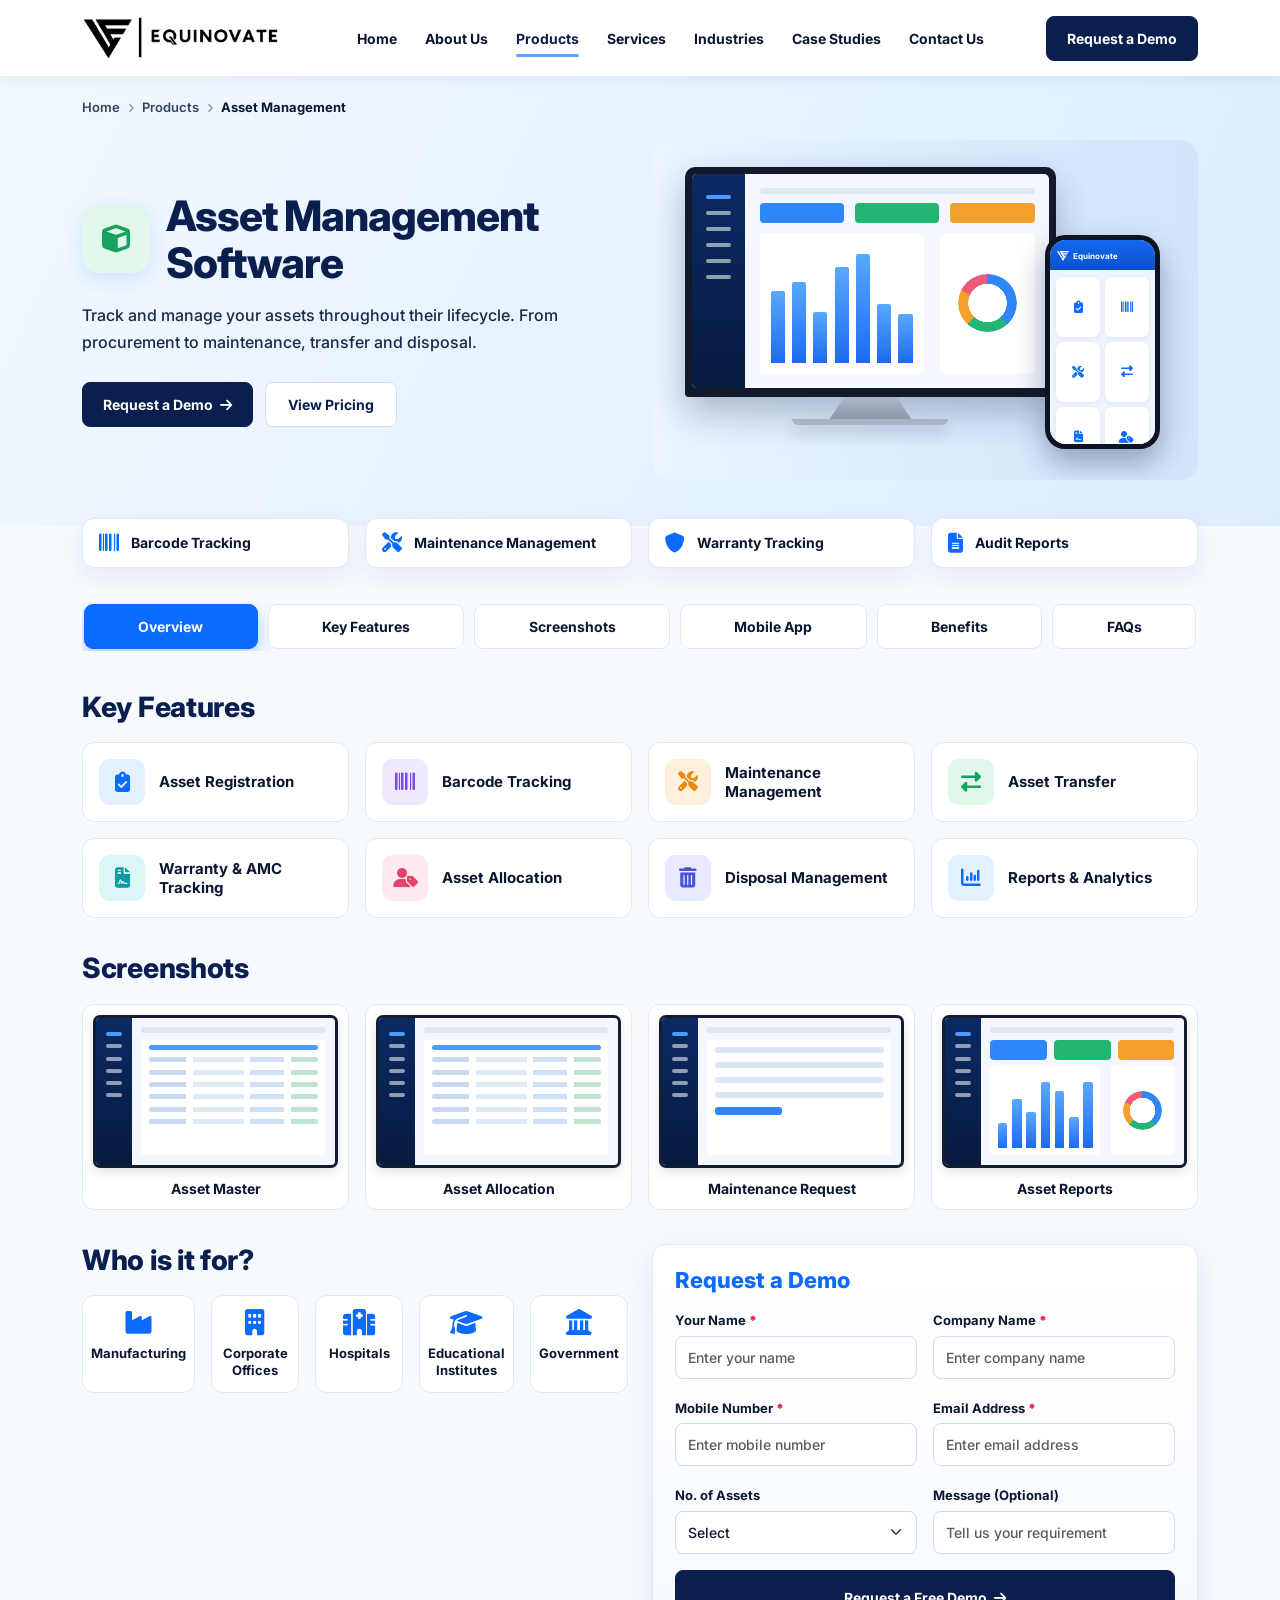
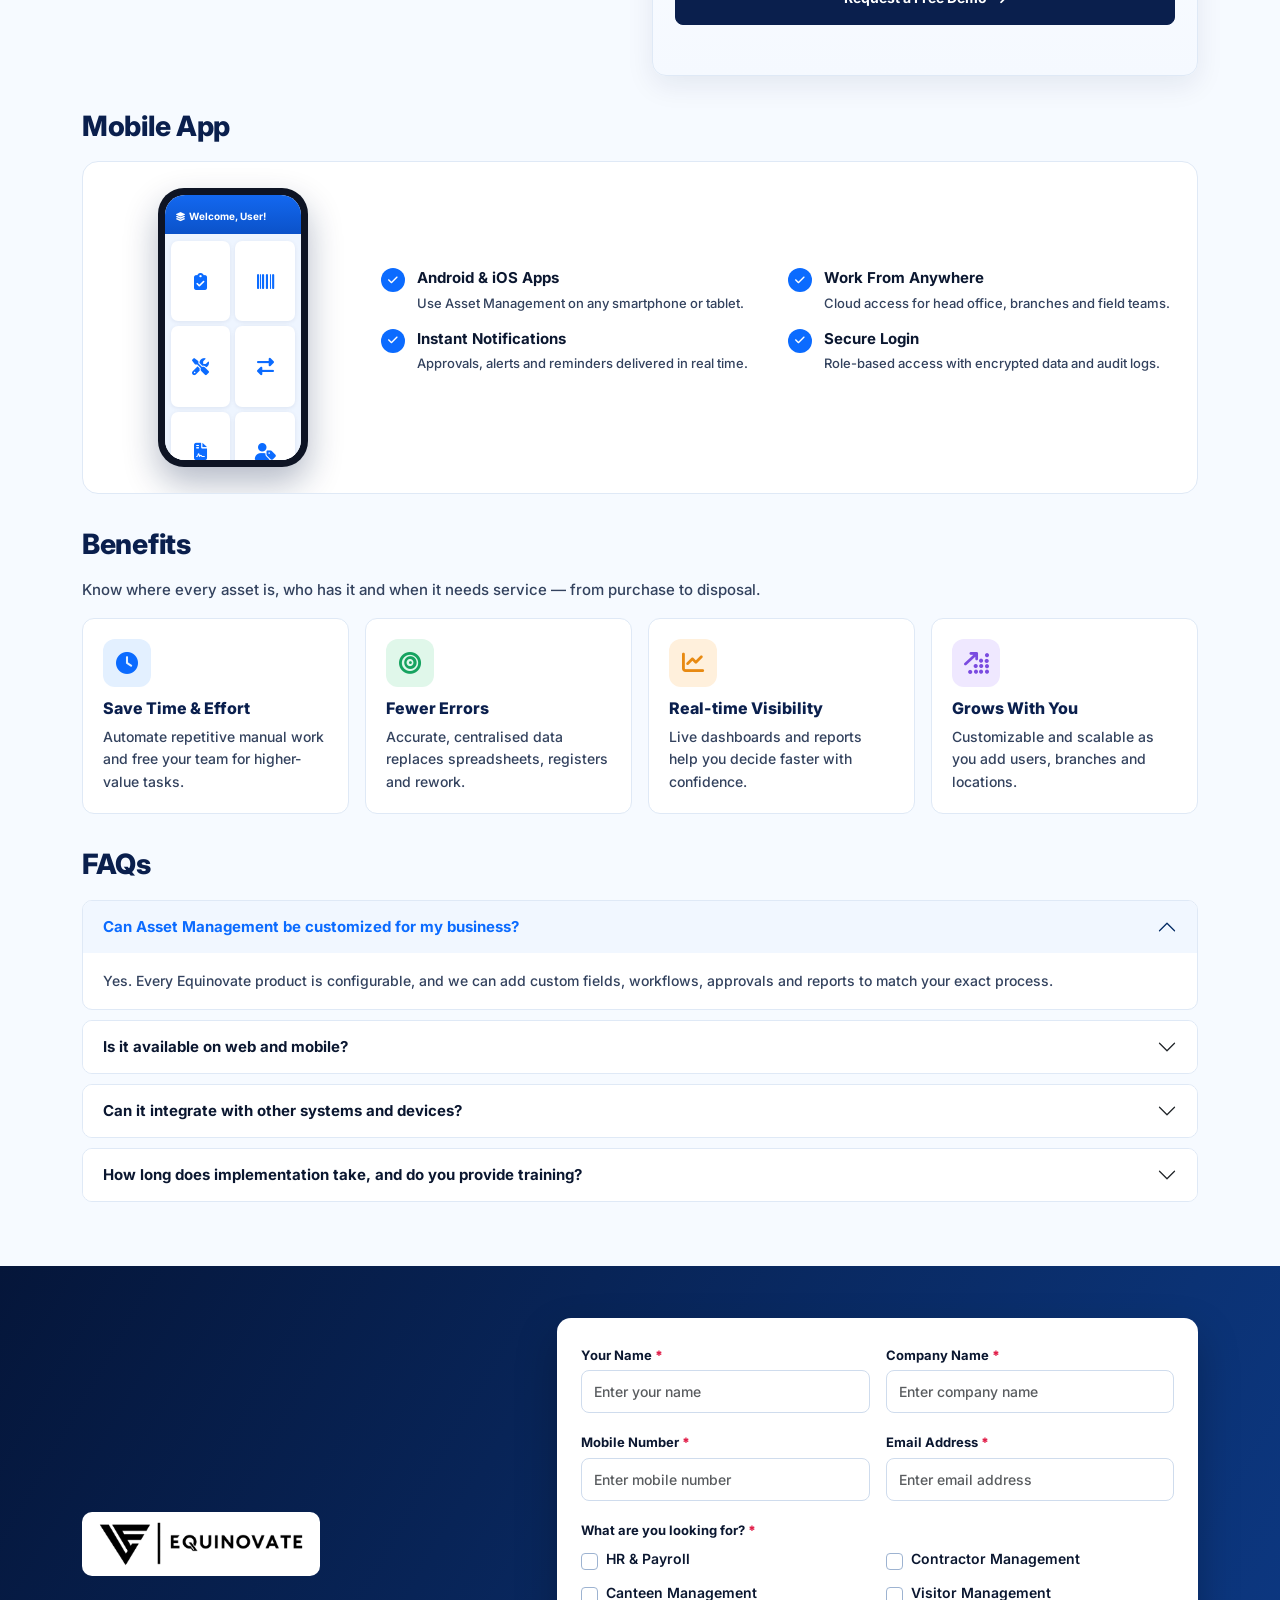
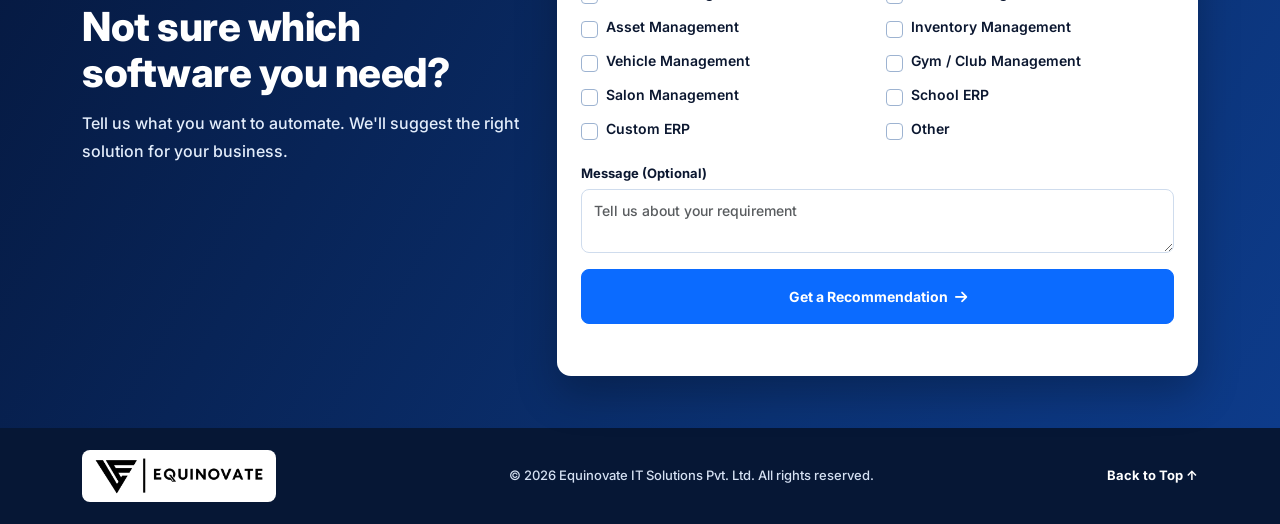
<file: products/asset-management.html>
<!DOCTYPE html>
<html lang="en">
<head>
    <meta charset="UTF-8">
    <meta name="viewport" content="width=device-width, initial-scale=1.0">
    <title>Asset Management Software | Equinovate IT Solutions Pvt. Ltd.</title>
    <meta name="description" content="Track and manage your assets throughout their lifecycle. From procurement to maintenance, transfer and disposal.">
    <link rel="icon" type="image/png" href="../images/favicon.png">
    <link rel="preconnect" href="https://fonts.googleapis.com">
    <link href="https://fonts.googleapis.com/css2?family=Inter:wght@400;500;600;700;800&display=swap" rel="stylesheet">
    <link href="https://cdn.jsdelivr.net/npm/bootstrap@5.3.3/dist/css/bootstrap.min.css" rel="stylesheet">
    <link rel="stylesheet" href="https://cdnjs.cloudflare.com/ajax/libs/font-awesome/6.5.2/css/all.min.css">
    <link rel="stylesheet" href="../css/product.css">
</head>
<body>
<nav class="navbar navbar-expand-lg pnav sticky-top">
    <div class="container">
        <a class="navbar-brand p-0" href="../index.html#home">
            <img src="../images/logo.png" alt="Equinovate IT Solutions Pvt. Ltd." class="logo-img">
        </a>
        <button class="navbar-toggler" type="button" data-bs-toggle="collapse" data-bs-target="#navbarMenu" aria-label="Toggle menu">
            <span class="navbar-toggler-icon"></span>
        </button>
        <div class="collapse navbar-collapse" id="navbarMenu">
            <ul class="navbar-nav mx-auto">
                <li class="nav-item"><a class="nav-link" href="../index.html#home">Home</a></li>
                <li class="nav-item"><a class="nav-link" href="../index.html#about">About Us</a></li>
                <li class="nav-item"><a class="nav-link active" href="../index.html#products">Products</a></li>
                <li class="nav-item"><a class="nav-link" href="../index.html#services">Services</a></li>
                <li class="nav-item"><a class="nav-link" href="../index.html#industries">Industries</a></li>
                <li class="nav-item"><a class="nav-link" href="../index.html#cases">Case Studies</a></li>
                <li class="nav-item"><a class="nav-link" href="../contact.html">Contact Us</a></li>
            </ul>
            <a href="#demo" class="btn btn-navy">Request a Demo</a>
        </div>
    </div>
</nav>

<!-- HERO -->
<section class="p-hero">
    <div class="container">
        <div class="crumbs">
            <a href="../index.html#home">Home</a><i class="fa-solid fa-chevron-right"></i>
            <a href="../index.html#products">Products</a><i class="fa-solid fa-chevron-right"></i>
            <span class="cur">Asset Management</span>
        </div>
        <div class="row align-items-center g-4">
            <div class="col-lg-6">
                <div class="p-title p-title-h1"><div class="p-ico c-green"><i class="fa-solid fa-cube"></i></div><h1>Asset Management<br>Software</h1></div>
                <p class="lead-p">Track and manage your assets throughout their lifecycle. From procurement to maintenance, transfer and disposal.</p>
                <div class="hero-btns">
                    <a href="#demo" class="btn btn-navy">Request a Demo <i class="fa-solid fa-arrow-right ms-1"></i></a>
                    <a href="../index.html#contact" class="btn btn-ghost">View Pricing</a>
                </div>
            </div>
            <div class="col-lg-6">
                <div class="hero-visual" style="background-image:url('https://images.unsplash.com/photo-1581091226825-a6a2a5aee158?auto=format&fit=crop&w=1000&q=75')">
                    <div class="device-monitor">
                        <div class="monitor-bezel"><div class="mock"><div class="sb"><i></i><i></i><i></i><i></i><i></i><i></i></div><div class="mc"><div class="tb"></div><div class="kp"><b></b><b></b><b></b></div><div class="ch"><div class="bars"><i style="height:60%"></i><i style="height:68%"></i><i style="height:43%"></i><i style="height:80%"></i><i style="height:91%"></i><i style="height:49%"></i><i style="height:41%"></i></div><div class="donut"><i></i></div></div></div></div></div>
                        <div class="monitor-stand"></div><div class="monitor-base"></div>
                    </div>
                    <div class="device-phone"><div class="phone-screen">
                        <div class="phone-top"><img src="../images/logo-mark-white.png" alt="" class="pt-logo"> Equinovate</div>
                        <div class="phone-grid"><span><i class="fa-solid fa-clipboard-check"></i></span><span><i class="fa-solid fa-barcode"></i></span><span><i class="fa-solid fa-screwdriver-wrench"></i></span><span><i class="fa-solid fa-right-left"></i></span><span><i class="fa-solid fa-file-contract"></i></span><span><i class="fa-solid fa-user-tag"></i></span></div>
                    </div></div>
                </div>
            </div>
        </div>
    </div>
</section>

<!-- HIGHLIGHTS -->
<section class="chips-row">
    <div class="container">
        <div class="row g-3">
            <div class="col-6 col-lg-3"><div class="chip-box"><i class="fa-solid fa-barcode"></i><span>Barcode Tracking</span></div></div>
            <div class="col-6 col-lg-3"><div class="chip-box"><i class="fa-solid fa-screwdriver-wrench"></i><span>Maintenance Management</span></div></div>
            <div class="col-6 col-lg-3"><div class="chip-box"><i class="fa-solid fa-shield"></i><span>Warranty Tracking</span></div></div>
            <div class="col-6 col-lg-3"><div class="chip-box"><i class="fa-solid fa-file-lines"></i><span>Audit Reports</span></div></div>
        </div>
    </div>
</section>

<!-- TABS -->
<div class="ptabs-wrap">
    <div class="container">
        <nav class="ptabs" aria-label="Page sections">
            <a href="#overview" class="active">Overview</a>
            <a href="#features">Key Features</a>
            <a href="#screenshots">Screenshots</a>
            <a href="#mobile">Mobile App</a>
            <a href="#benefits">Benefits</a>
            <a href="#faqs">FAQs</a>
        </nav>
    </div>
</div>

<main>
<span id="overview"></span>

<!-- KEY FEATURES -->
<section class="psec" id="features">
    <div class="container">
        <h2>Key Features</h2>
        <div class="row g-3">
            <div class="col-12 col-sm-6 col-lg-3"><div class="feat"><div class="fi c-blue"><i class="fa-solid fa-clipboard-check"></i></div><b>Asset Registration</b></div></div>
            <div class="col-12 col-sm-6 col-lg-3"><div class="feat"><div class="fi c-purple"><i class="fa-solid fa-barcode"></i></div><b>Barcode Tracking</b></div></div>
            <div class="col-12 col-sm-6 col-lg-3"><div class="feat"><div class="fi c-orange"><i class="fa-solid fa-screwdriver-wrench"></i></div><b>Maintenance Management</b></div></div>
            <div class="col-12 col-sm-6 col-lg-3"><div class="feat"><div class="fi c-green"><i class="fa-solid fa-right-left"></i></div><b>Asset Transfer</b></div></div>
            <div class="col-12 col-sm-6 col-lg-3"><div class="feat"><div class="fi c-teal"><i class="fa-solid fa-file-contract"></i></div><b>Warranty & AMC Tracking</b></div></div>
            <div class="col-12 col-sm-6 col-lg-3"><div class="feat"><div class="fi c-pink"><i class="fa-solid fa-user-tag"></i></div><b>Asset Allocation</b></div></div>
            <div class="col-12 col-sm-6 col-lg-3"><div class="feat"><div class="fi c-indigo"><i class="fa-solid fa-trash-can"></i></div><b>Disposal Management</b></div></div>
            <div class="col-12 col-sm-6 col-lg-3"><div class="feat"><div class="fi c-blue"><i class="fa-solid fa-chart-column"></i></div><b>Reports & Analytics</b></div></div>
        </div>
    </div>
</section>

<!-- SCREENSHOTS -->
<section class="psec" id="screenshots">
    <div class="container">
        <h2>Screenshots</h2>
        <div class="row g-3">
            <div class="col-6 col-lg-3"><div class="shot"><div class="mock"><div class="sb"><i></i><i></i><i></i><i></i><i></i><i></i></div><div class="mc"><div class="tb"></div><div class="tbl"><i></i><i></i><i></i><i></i><i></i><i></i><i></i></div></div></div><span>Asset Master</span></div></div>
            <div class="col-6 col-lg-3"><div class="shot"><div class="mock"><div class="sb"><i></i><i></i><i></i><i></i><i></i><i></i></div><div class="mc"><div class="tb"></div><div class="tbl"><i></i><i></i><i></i><i></i><i></i><i></i><i></i></div></div></div><span>Asset Allocation</span></div></div>
            <div class="col-6 col-lg-3"><div class="shot"><div class="mock"><div class="sb"><i></i><i></i><i></i><i></i><i></i><i></i></div><div class="mc"><div class="tb"></div><div class="frm"><i></i><i></i><i></i><i></i><i></i></div></div></div><span>Maintenance Request</span></div></div>
            <div class="col-6 col-lg-3"><div class="shot"><div class="mock"><div class="sb"><i></i><i></i><i></i><i></i><i></i><i></i></div><div class="mc"><div class="tb"></div><div class="kp"><b></b><b></b><b></b></div><div class="ch"><div class="bars"><i style="height:34%"></i><i style="height:66%"></i><i style="height:48%"></i><i style="height:89%"></i><i style="height:77%"></i><i style="height:42%"></i><i style="height:88%"></i></div><div class="donut"><i></i></div></div></div></div><span>Asset Reports</span></div></div>
        </div>
    </div>
</section>

<!-- WHO + DEMO -->
<section class="psec" id="demo">
    <div class="container">
        <div class="row g-4">
            <div class="col-lg-6">
                <h2>Who is it for?</h2>
                <div class="row g-3">
                <div class="col-6 col-sm-4 col-xl"><div class="who-card"><i class="fa-solid fa-industry"></i><span>Manufacturing</span></div></div>
                <div class="col-6 col-sm-4 col-xl"><div class="who-card"><i class="fa-solid fa-building"></i><span>Corporate Offices</span></div></div>
                <div class="col-6 col-sm-4 col-xl"><div class="who-card"><i class="fa-solid fa-hospital"></i><span>Hospitals</span></div></div>
                <div class="col-6 col-sm-4 col-xl"><div class="who-card"><i class="fa-solid fa-graduation-cap"></i><span>Educational Institutes</span></div></div>
                <div class="col-6 col-sm-4 col-xl"><div class="who-card"><i class="fa-solid fa-landmark"></i><span>Government</span></div></div>
                </div>
            </div>
            <div class="col-lg-6">
                <div class="demo-card">
                    <h3>Request a Demo</h3>
                    <form id="demoForm" novalidate>
                        <div class="row g-3">
                            <div class="col-sm-6"><label for="dn">Your Name <b>*</b></label><input id="dn" type="text" class="form-control" required placeholder="Enter your name"></div>
                            <div class="col-sm-6"><label for="dc">Company Name <b>*</b></label><input id="dc" type="text" class="form-control" required placeholder="Enter company name"></div>
                            <div class="col-sm-6"><label for="dm">Mobile Number <b>*</b></label><input id="dm" type="tel" class="form-control" required placeholder="Enter mobile number"></div>
                            <div class="col-sm-6"><label for="de">Email Address <b>*</b></label><input id="de" type="email" class="form-control" required placeholder="Enter email address"></div>
                            <div class="col-sm-6"><label for="ds">No. of Assets</label><select id="ds" class="form-select"><option value="">Select</option><option>1 – 500</option><option>501 – 2000</option><option>2001 – 10000</option><option>10000+</option></select></div>
                            <div class="col-sm-6"><label for="dg">Message (Optional)</label><input id="dg" type="text" class="form-control" placeholder="Tell us your requirement"></div>
                            <div class="col-12">
                                <button type="submit" class="btn btn-navy w-100 py-3">Request a Free Demo <i class="fa-solid fa-arrow-right ms-1"></i></button>
                                <p class="form-msg" role="status"></p>
                            </div>
                        </div>
                    </form>
                </div>
            </div>
        </div>
    </div>
</section>

<!-- MOBILE APP -->
<section class="psec" id="mobile">
    <div class="container">
        <h2>Mobile App</h2>
        <div class="app-box">
            <div class="row align-items-center g-4">
                <div class="col-md-4 col-lg-3">
                    <div class="app-phone"><div class="phone-screen">
                        <div class="phone-top"><i class="fa-solid fa-layer-group"></i> Welcome, User!</div>
                        <div class="phone-grid"><span><i class="fa-solid fa-clipboard-check"></i></span><span><i class="fa-solid fa-barcode"></i></span><span><i class="fa-solid fa-screwdriver-wrench"></i></span><span><i class="fa-solid fa-right-left"></i></span><span><i class="fa-solid fa-file-contract"></i></span><span><i class="fa-solid fa-user-tag"></i></span></div>
                    </div></div>
                </div>
                <div class="col-md-8 col-lg-9">
                    <div class="row">
                        <div class="col-lg-6"><div class="tick"><i class="fa-solid fa-check"></i><div><b>Android &amp; iOS Apps</b><small>Use Asset Management on any smartphone or tablet.</small></div></div>
                        <div class="tick"><i class="fa-solid fa-check"></i><div><b>Instant Notifications</b><small>Approvals, alerts and reminders delivered in real time.</small></div></div></div>
                        <div class="col-lg-6"><div class="tick"><i class="fa-solid fa-check"></i><div><b>Work From Anywhere</b><small>Cloud access for head office, branches and field teams.</small></div></div>
                        <div class="tick"><i class="fa-solid fa-check"></i><div><b>Secure Login</b><small>Role-based access with encrypted data and audit logs.</small></div></div></div>
                    </div>
                </div>
            </div>
        </div>
    </div>
</section>

<!-- BENEFITS -->
<section class="psec" id="benefits">
    <div class="container">
        <h2>Benefits</h2>
        <p class="mb-3" style="font-size:15px;color:var(--muted)">Know where every asset is, who has it and when it needs service — from purchase to disposal.</p>
        <div class="row g-3">
            <div class="col-12 col-sm-6 col-lg-3"><div class="ben"><i class="fa-solid fa-clock c-blue"></i><h5>Save Time & Effort</h5><p>Automate repetitive manual work and free your team for higher-value tasks.</p></div></div>
            <div class="col-12 col-sm-6 col-lg-3"><div class="ben"><i class="fa-solid fa-bullseye c-green"></i><h5>Fewer Errors</h5><p>Accurate, centralised data replaces spreadsheets, registers and rework.</p></div></div>
            <div class="col-12 col-sm-6 col-lg-3"><div class="ben"><i class="fa-solid fa-chart-line c-orange"></i><h5>Real-time Visibility</h5><p>Live dashboards and reports help you decide faster with confidence.</p></div></div>
            <div class="col-12 col-sm-6 col-lg-3"><div class="ben"><i class="fa-solid fa-arrow-up-right-dots c-purple"></i><h5>Grows With You</h5><p>Customizable and scalable as you add users, branches and locations.</p></div></div>
        </div>
    </div>
</section>

<!-- FAQ -->
<section class="psec" id="faqs">
    <div class="container">
        <h2>FAQs</h2>
        <div class="accordion" id="faqList">
                <div class="accordion-item">
                    <h3 class="accordion-header"><button class="accordion-button" type="button" data-bs-toggle="collapse" data-bs-target="#faq0">Can Asset Management be customized for my business?</button></h3>
                    <div id="faq0" class="accordion-collapse collapse show" data-bs-parent="#faqList"><div class="accordion-body">Yes. Every Equinovate product is configurable, and we can add custom fields, workflows, approvals and reports to match your exact process.</div></div>
                </div>
                <div class="accordion-item">
                    <h3 class="accordion-header"><button class="accordion-button collapsed" type="button" data-bs-toggle="collapse" data-bs-target="#faq1">Is it available on web and mobile?</button></h3>
                    <div id="faq1" class="accordion-collapse collapse" data-bs-parent="#faqList"><div class="accordion-body">Yes. Asset Management is a cloud-based web application with companion Android and iOS apps, so your team can work from the office or on the move.</div></div>
                </div>
                <div class="accordion-item">
                    <h3 class="accordion-header"><button class="accordion-button collapsed" type="button" data-bs-toggle="collapse" data-bs-target="#faq2">Can it integrate with other systems and devices?</button></h3>
                    <div id="faq2" class="accordion-collapse collapse" data-bs-parent="#faqList"><div class="accordion-body">Yes. We integrate with biometric and QR devices, WhatsApp / SMS gateways, payment gateways, accounting software and SAP or other ERPs as required.</div></div>
                </div>
                <div class="accordion-item">
                    <h3 class="accordion-header"><button class="accordion-button collapsed" type="button" data-bs-toggle="collapse" data-bs-target="#faq3">How long does implementation take, and do you provide training?</button></h3>
                    <div id="faq3" class="accordion-collapse collapse" data-bs-parent="#faqList"><div class="accordion-body">Most standard deployments go live in a few weeks. We provide data migration, user training and ongoing support after go-live.</div></div>
                </div>
        </div>
    </div>
</section>
</main>

<!-- CTA -->
<section class="cta-sec" id="recommend">
    <div class="container">
        <div class="row align-items-center g-4">
            <div class="col-lg-5">
                <a href="../index.html#home" class="cta-logo"><img src="../images/logo.png" alt="Equinovate IT Solutions Pvt. Ltd."></a>
                <h2>Not sure which software you need?</h2>
                <p class="cta-p">Tell us what you want to automate. We'll suggest the right solution for your business.</p>
            </div>
            <div class="col-lg-7">
                <div class="cta-card">
                    <form id="ctaForm" novalidate>
                        <div class="row g-3">
                            <div class="col-sm-6"><label for="cn">Your Name <b>*</b></label><input id="cn" type="text" class="form-control" required placeholder="Enter your name"></div>
                            <div class="col-sm-6"><label for="cc">Company Name <b>*</b></label><input id="cc" type="text" class="form-control" required placeholder="Enter company name"></div>
                            <div class="col-sm-6"><label for="cm">Mobile Number <b>*</b></label><input id="cm" type="tel" class="form-control" required placeholder="Enter mobile number"></div>
                            <div class="col-sm-6"><label for="ce">Email Address <b>*</b></label><input id="ce" type="email" class="form-control" required placeholder="Enter email address"></div>
                            <div class="col-12">
                                <label class="mb-2">What are you looking for? <b>*</b></label>
                                <div class="chk-grid">
                                <div class="form-check"><input class="form-check-input" type="checkbox" id="lk0" name="need" value="HR & Payroll"><label class="form-check-label" for="lk0">HR & Payroll</label></div>
                                <div class="form-check"><input class="form-check-input" type="checkbox" id="lk1" name="need" value="Contractor Management"><label class="form-check-label" for="lk1">Contractor Management</label></div>
                                <div class="form-check"><input class="form-check-input" type="checkbox" id="lk2" name="need" value="Canteen Management"><label class="form-check-label" for="lk2">Canteen Management</label></div>
                                <div class="form-check"><input class="form-check-input" type="checkbox" id="lk3" name="need" value="Visitor Management"><label class="form-check-label" for="lk3">Visitor Management</label></div>
                                <div class="form-check"><input class="form-check-input" type="checkbox" id="lk4" name="need" value="Asset Management"><label class="form-check-label" for="lk4">Asset Management</label></div>
                                <div class="form-check"><input class="form-check-input" type="checkbox" id="lk5" name="need" value="Inventory Management"><label class="form-check-label" for="lk5">Inventory Management</label></div>
                                <div class="form-check"><input class="form-check-input" type="checkbox" id="lk6" name="need" value="Vehicle Management"><label class="form-check-label" for="lk6">Vehicle Management</label></div>
                                <div class="form-check"><input class="form-check-input" type="checkbox" id="lk7" name="need" value="Gym / Club Management"><label class="form-check-label" for="lk7">Gym / Club Management</label></div>
                                <div class="form-check"><input class="form-check-input" type="checkbox" id="lk8" name="need" value="Salon Management"><label class="form-check-label" for="lk8">Salon Management</label></div>
                                <div class="form-check"><input class="form-check-input" type="checkbox" id="lk9" name="need" value="School ERP"><label class="form-check-label" for="lk9">School ERP</label></div>
                                <div class="form-check"><input class="form-check-input" type="checkbox" id="lk10" name="need" value="Custom ERP"><label class="form-check-label" for="lk10">Custom ERP</label></div>
                                <div class="form-check"><input class="form-check-input" type="checkbox" id="lk11" name="need" value="Other"><label class="form-check-label" for="lk11">Other</label></div>
                                </div>
                            </div>
                            <div class="col-12"><label for="cg">Message (Optional)</label><textarea id="cg" class="form-control" rows="2" placeholder="Tell us about your requirement"></textarea></div>
                            <div class="col-12">
                                <button type="submit" class="btn btn-blue w-100 py-3">Get a Recommendation <i class="fa-solid fa-arrow-right ms-1"></i></button>
                                <p class="form-msg" role="status"></p>
                            </div>
                        </div>
                    </form>
                </div>
            </div>
        </div>
    </div>
</section>

<!-- FOOTER -->
<footer class="p-footer">
    <div class="container d-flex flex-wrap align-items-center justify-content-between gap-3">
        <a class="flogo" href="../index.html#home"><img src="../images/logo.png" alt="Equinovate IT Solutions Pvt. Ltd."></a>
        <p>© <span class="js-year"></span> Equinovate IT Solutions Pvt. Ltd. All rights reserved.</p>
        <a href="#top" class="top" onclick="window.scrollTo({top:0,behavior:'smooth'});return false;">Back to Top ↑</a>
    </div>
</footer>

<button id="backTop" class="back-top" aria-label="Back to top"><i class="fa-solid fa-arrow-up"></i></button>

<script src="https://cdn.jsdelivr.net/npm/bootstrap@5.3.3/dist/js/bootstrap.bundle.min.js"></script>
<script src="../js/product.js"></script>
</body>
</html>
</file>
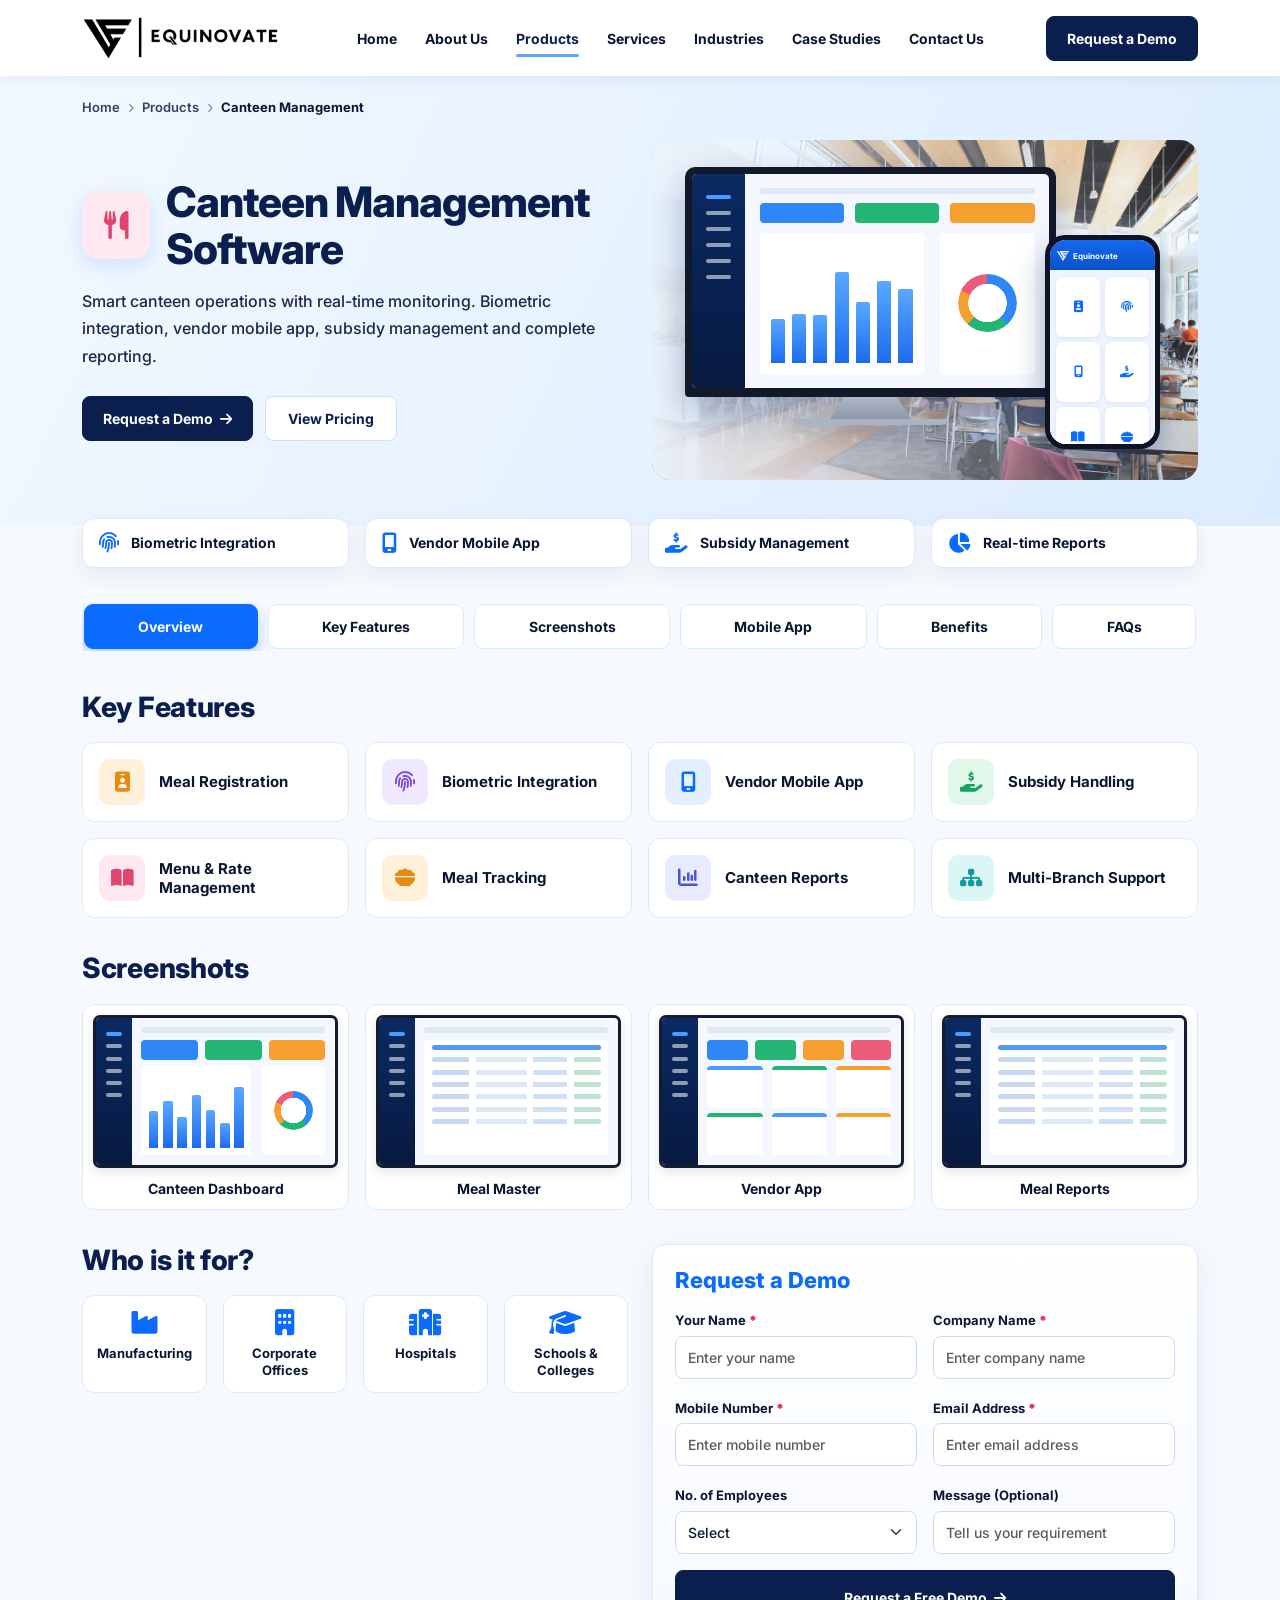
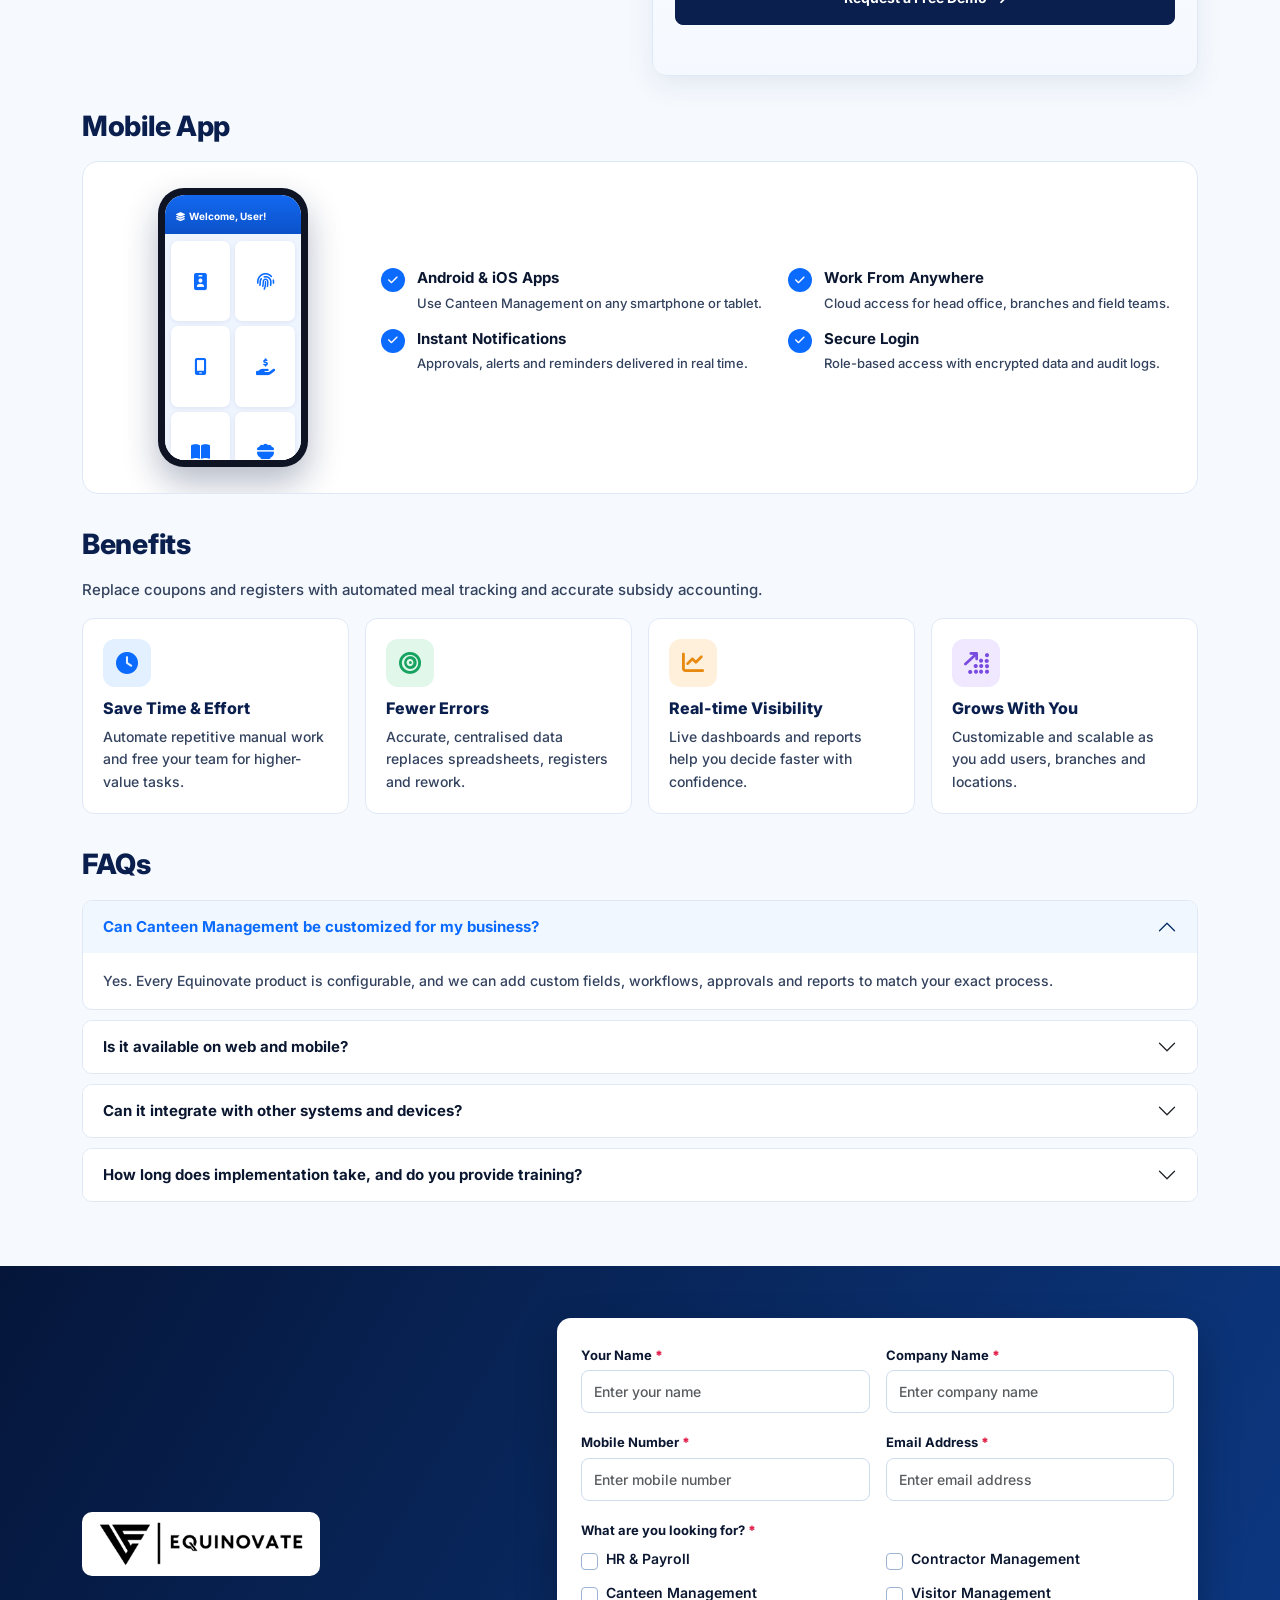
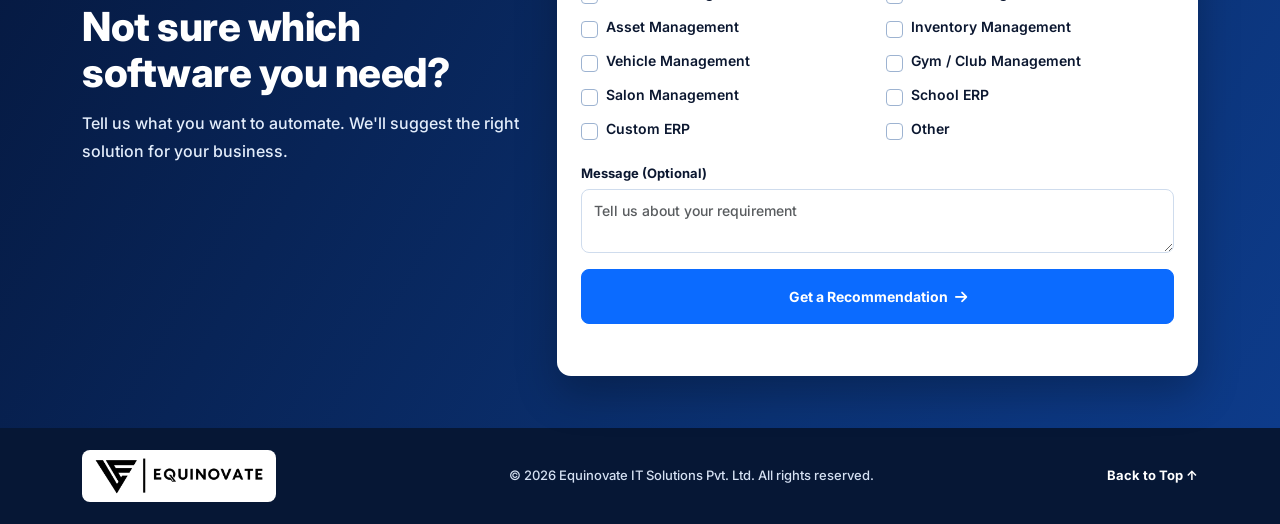
<file: products/canteen-management.html>
<!DOCTYPE html>
<html lang="en">
<head>
    <meta charset="UTF-8">
    <meta name="viewport" content="width=device-width, initial-scale=1.0">
    <title>Canteen Management Software | Equinovate IT Solutions Pvt. Ltd.</title>
    <meta name="description" content="Smart canteen operations with real-time monitoring. Biometric integration, vendor mobile app, subsidy management and complete reporting.">
    <link rel="icon" type="image/png" href="../images/favicon.png">
    <link rel="preconnect" href="https://fonts.googleapis.com">
    <link href="https://fonts.googleapis.com/css2?family=Inter:wght@400;500;600;700;800&display=swap" rel="stylesheet">
    <link href="https://cdn.jsdelivr.net/npm/bootstrap@5.3.3/dist/css/bootstrap.min.css" rel="stylesheet">
    <link rel="stylesheet" href="https://cdnjs.cloudflare.com/ajax/libs/font-awesome/6.5.2/css/all.min.css">
    <link rel="stylesheet" href="../css/product.css">
</head>
<body>
<nav class="navbar navbar-expand-lg pnav sticky-top">
    <div class="container">
        <a class="navbar-brand p-0" href="../index.html#home">
            <img src="../images/logo.png" alt="Equinovate IT Solutions Pvt. Ltd." class="logo-img">
        </a>
        <button class="navbar-toggler" type="button" data-bs-toggle="collapse" data-bs-target="#navbarMenu" aria-label="Toggle menu">
            <span class="navbar-toggler-icon"></span>
        </button>
        <div class="collapse navbar-collapse" id="navbarMenu">
            <ul class="navbar-nav mx-auto">
                <li class="nav-item"><a class="nav-link" href="../index.html#home">Home</a></li>
                <li class="nav-item"><a class="nav-link" href="../index.html#about">About Us</a></li>
                <li class="nav-item"><a class="nav-link active" href="../index.html#products">Products</a></li>
                <li class="nav-item"><a class="nav-link" href="../index.html#services">Services</a></li>
                <li class="nav-item"><a class="nav-link" href="../index.html#industries">Industries</a></li>
                <li class="nav-item"><a class="nav-link" href="../index.html#cases">Case Studies</a></li>
                <li class="nav-item"><a class="nav-link" href="../contact.html">Contact Us</a></li>
            </ul>
            <a href="#demo" class="btn btn-navy">Request a Demo</a>
        </div>
    </div>
</nav>

<!-- HERO -->
<section class="p-hero">
    <div class="container">
        <div class="crumbs">
            <a href="../index.html#home">Home</a><i class="fa-solid fa-chevron-right"></i>
            <a href="../index.html#products">Products</a><i class="fa-solid fa-chevron-right"></i>
            <span class="cur">Canteen Management</span>
        </div>
        <div class="row align-items-center g-4">
            <div class="col-lg-6">
                <div class="p-title p-title-h1"><div class="p-ico c-pink"><i class="fa-solid fa-utensils"></i></div><h1>Canteen Management<br>Software</h1></div>
                <p class="lead-p">Smart canteen operations with real-time monitoring. Biometric integration, vendor mobile app, subsidy management and complete reporting.</p>
                <div class="hero-btns">
                    <a href="#demo" class="btn btn-navy">Request a Demo <i class="fa-solid fa-arrow-right ms-1"></i></a>
                    <a href="../index.html#contact" class="btn btn-ghost">View Pricing</a>
                </div>
            </div>
            <div class="col-lg-6">
                <div class="hero-visual" style="background-image:url('../images/canteenimages.png')">
                    <div class="device-monitor">
                        <div class="monitor-bezel"><div class="mock"><div class="sb"><i></i><i></i><i></i><i></i><i></i><i></i></div><div class="mc"><div class="tb"></div><div class="kp"><b></b><b></b><b></b></div><div class="ch"><div class="bars"><i style="height:37%"></i><i style="height:41%"></i><i style="height:40%"></i><i style="height:76%"></i><i style="height:51%"></i><i style="height:69%"></i><i style="height:62%"></i></div><div class="donut"><i></i></div></div></div></div></div>
                        <div class="monitor-stand"></div><div class="monitor-base"></div>
                    </div>
                    <div class="device-phone"><div class="phone-screen">
                        <div class="phone-top"><img src="../images/logo-mark-white.png" alt="" class="pt-logo"> Equinovate</div>
                        <div class="phone-grid"><span><i class="fa-solid fa-id-badge"></i></span><span><i class="fa-solid fa-fingerprint"></i></span><span><i class="fa-solid fa-mobile-screen"></i></span><span><i class="fa-solid fa-hand-holding-dollar"></i></span><span><i class="fa-solid fa-book-open"></i></span><span><i class="fa-solid fa-bowl-food"></i></span></div>
                    </div></div>
                </div>
            </div>
        </div>
    </div>
</section>

<!-- HIGHLIGHTS -->
<section class="chips-row">
    <div class="container">
        <div class="row g-3">
            <div class="col-6 col-lg-3"><div class="chip-box"><i class="fa-solid fa-fingerprint"></i><span>Biometric Integration</span></div></div>
            <div class="col-6 col-lg-3"><div class="chip-box"><i class="fa-solid fa-mobile-screen"></i><span>Vendor Mobile App</span></div></div>
            <div class="col-6 col-lg-3"><div class="chip-box"><i class="fa-solid fa-hand-holding-dollar"></i><span>Subsidy Management</span></div></div>
            <div class="col-6 col-lg-3"><div class="chip-box"><i class="fa-solid fa-chart-pie"></i><span>Real-time Reports</span></div></div>
        </div>
    </div>
</section>

<!-- TABS -->
<div class="ptabs-wrap">
    <div class="container">
        <nav class="ptabs" aria-label="Page sections">
            <a href="#overview" class="active">Overview</a>
            <a href="#features">Key Features</a>
            <a href="#screenshots">Screenshots</a>
            <a href="#mobile">Mobile App</a>
            <a href="#benefits">Benefits</a>
            <a href="#faqs">FAQs</a>
        </nav>
    </div>
</div>

<main>
<span id="overview"></span>

<!-- KEY FEATURES -->
<section class="psec" id="features">
    <div class="container">
        <h2>Key Features</h2>
        <div class="row g-3">
            <div class="col-12 col-sm-6 col-lg-3"><div class="feat"><div class="fi c-orange"><i class="fa-solid fa-id-badge"></i></div><b>Meal Registration</b></div></div>
            <div class="col-12 col-sm-6 col-lg-3"><div class="feat"><div class="fi c-purple"><i class="fa-solid fa-fingerprint"></i></div><b>Biometric Integration</b></div></div>
            <div class="col-12 col-sm-6 col-lg-3"><div class="feat"><div class="fi c-blue"><i class="fa-solid fa-mobile-screen"></i></div><b>Vendor Mobile App</b></div></div>
            <div class="col-12 col-sm-6 col-lg-3"><div class="feat"><div class="fi c-green"><i class="fa-solid fa-hand-holding-dollar"></i></div><b>Subsidy Handling</b></div></div>
            <div class="col-12 col-sm-6 col-lg-3"><div class="feat"><div class="fi c-pink"><i class="fa-solid fa-book-open"></i></div><b>Menu & Rate Management</b></div></div>
            <div class="col-12 col-sm-6 col-lg-3"><div class="feat"><div class="fi c-orange"><i class="fa-solid fa-bowl-food"></i></div><b>Meal Tracking</b></div></div>
            <div class="col-12 col-sm-6 col-lg-3"><div class="feat"><div class="fi c-indigo"><i class="fa-solid fa-chart-column"></i></div><b>Canteen Reports</b></div></div>
            <div class="col-12 col-sm-6 col-lg-3"><div class="feat"><div class="fi c-teal"><i class="fa-solid fa-sitemap"></i></div><b>Multi-Branch Support</b></div></div>
        </div>
    </div>
</section>

<!-- SCREENSHOTS -->
<section class="psec" id="screenshots">
    <div class="container">
        <h2>Screenshots</h2>
        <div class="row g-3">
            <div class="col-6 col-lg-3"><div class="shot"><div class="mock"><div class="sb"><i></i><i></i><i></i><i></i><i></i><i></i></div><div class="mc"><div class="tb"></div><div class="kp"><b></b><b></b><b></b></div><div class="ch"><div class="bars"><i style="height:49%"></i><i style="height:63%"></i><i style="height:42%"></i><i style="height:71%"></i><i style="height:51%"></i><i style="height:33%"></i><i style="height:82%"></i></div><div class="donut"><i></i></div></div></div></div><span>Canteen Dashboard</span></div></div>
            <div class="col-6 col-lg-3"><div class="shot"><div class="mock"><div class="sb"><i></i><i></i><i></i><i></i><i></i><i></i></div><div class="mc"><div class="tb"></div><div class="tbl"><i></i><i></i><i></i><i></i><i></i><i></i><i></i></div></div></div><span>Meal Master</span></div></div>
            <div class="col-6 col-lg-3"><div class="shot"><div class="mock"><div class="sb"><i></i><i></i><i></i><i></i><i></i><i></i></div><div class="mc"><div class="tb"></div><div class="kp"><b></b><b></b><b></b><b></b></div><div class="cds"><i></i><i></i><i></i><i></i><i></i><i></i></div></div></div><span>Vendor App</span></div></div>
            <div class="col-6 col-lg-3"><div class="shot"><div class="mock"><div class="sb"><i></i><i></i><i></i><i></i><i></i><i></i></div><div class="mc"><div class="tb"></div><div class="tbl"><i></i><i></i><i></i><i></i><i></i><i></i><i></i></div></div></div><span>Meal Reports</span></div></div>
        </div>
    </div>
</section>

<!-- WHO + DEMO -->
<section class="psec" id="demo">
    <div class="container">
        <div class="row g-4">
            <div class="col-lg-6">
                <h2>Who is it for?</h2>
                <div class="row g-3">
                <div class="col-6 col-sm-4 col-xl"><div class="who-card"><i class="fa-solid fa-industry"></i><span>Manufacturing</span></div></div>
                <div class="col-6 col-sm-4 col-xl"><div class="who-card"><i class="fa-solid fa-building"></i><span>Corporate Offices</span></div></div>
                <div class="col-6 col-sm-4 col-xl"><div class="who-card"><i class="fa-solid fa-hospital"></i><span>Hospitals</span></div></div>
                <div class="col-6 col-sm-4 col-xl"><div class="who-card"><i class="fa-solid fa-graduation-cap"></i><span>Schools & Colleges</span></div></div>
                </div>
            </div>
            <div class="col-lg-6">
                <div class="demo-card">
                    <h3>Request a Demo</h3>
                    <form id="demoForm" novalidate>
                        <div class="row g-3">
                            <div class="col-sm-6"><label for="dn">Your Name <b>*</b></label><input id="dn" type="text" class="form-control" required placeholder="Enter your name"></div>
                            <div class="col-sm-6"><label for="dc">Company Name <b>*</b></label><input id="dc" type="text" class="form-control" required placeholder="Enter company name"></div>
                            <div class="col-sm-6"><label for="dm">Mobile Number <b>*</b></label><input id="dm" type="tel" class="form-control" required placeholder="Enter mobile number"></div>
                            <div class="col-sm-6"><label for="de">Email Address <b>*</b></label><input id="de" type="email" class="form-control" required placeholder="Enter email address"></div>
                            <div class="col-sm-6"><label for="ds">No. of Employees</label><select id="ds" class="form-select"><option value="">Select</option><option>1 – 100</option><option>101 – 500</option><option>501 – 2000</option><option>2000+</option></select></div>
                            <div class="col-sm-6"><label for="dg">Message (Optional)</label><input id="dg" type="text" class="form-control" placeholder="Tell us your requirement"></div>
                            <div class="col-12">
                                <button type="submit" class="btn btn-navy w-100 py-3">Request a Free Demo <i class="fa-solid fa-arrow-right ms-1"></i></button>
                                <p class="form-msg" role="status"></p>
                            </div>
                        </div>
                    </form>
                </div>
            </div>
        </div>
    </div>
</section>

<!-- MOBILE APP -->
<section class="psec" id="mobile">
    <div class="container">
        <h2>Mobile App</h2>
        <div class="app-box">
            <div class="row align-items-center g-4">
                <div class="col-md-4 col-lg-3">
                    <div class="app-phone"><div class="phone-screen">
                        <div class="phone-top"><i class="fa-solid fa-layer-group"></i> Welcome, User!</div>
                        <div class="phone-grid"><span><i class="fa-solid fa-id-badge"></i></span><span><i class="fa-solid fa-fingerprint"></i></span><span><i class="fa-solid fa-mobile-screen"></i></span><span><i class="fa-solid fa-hand-holding-dollar"></i></span><span><i class="fa-solid fa-book-open"></i></span><span><i class="fa-solid fa-bowl-food"></i></span></div>
                    </div></div>
                </div>
                <div class="col-md-8 col-lg-9">
                    <div class="row">
                        <div class="col-lg-6"><div class="tick"><i class="fa-solid fa-check"></i><div><b>Android &amp; iOS Apps</b><small>Use Canteen Management on any smartphone or tablet.</small></div></div>
                        <div class="tick"><i class="fa-solid fa-check"></i><div><b>Instant Notifications</b><small>Approvals, alerts and reminders delivered in real time.</small></div></div></div>
                        <div class="col-lg-6"><div class="tick"><i class="fa-solid fa-check"></i><div><b>Work From Anywhere</b><small>Cloud access for head office, branches and field teams.</small></div></div>
                        <div class="tick"><i class="fa-solid fa-check"></i><div><b>Secure Login</b><small>Role-based access with encrypted data and audit logs.</small></div></div></div>
                    </div>
                </div>
            </div>
        </div>
    </div>
</section>

<!-- BENEFITS -->
<section class="psec" id="benefits">
    <div class="container">
        <h2>Benefits</h2>
        <p class="mb-3" style="font-size:15px;color:var(--muted)">Replace coupons and registers with automated meal tracking and accurate subsidy accounting.</p>
        <div class="row g-3">
            <div class="col-12 col-sm-6 col-lg-3"><div class="ben"><i class="fa-solid fa-clock c-blue"></i><h5>Save Time & Effort</h5><p>Automate repetitive manual work and free your team for higher-value tasks.</p></div></div>
            <div class="col-12 col-sm-6 col-lg-3"><div class="ben"><i class="fa-solid fa-bullseye c-green"></i><h5>Fewer Errors</h5><p>Accurate, centralised data replaces spreadsheets, registers and rework.</p></div></div>
            <div class="col-12 col-sm-6 col-lg-3"><div class="ben"><i class="fa-solid fa-chart-line c-orange"></i><h5>Real-time Visibility</h5><p>Live dashboards and reports help you decide faster with confidence.</p></div></div>
            <div class="col-12 col-sm-6 col-lg-3"><div class="ben"><i class="fa-solid fa-arrow-up-right-dots c-purple"></i><h5>Grows With You</h5><p>Customizable and scalable as you add users, branches and locations.</p></div></div>
        </div>
    </div>
</section>

<!-- FAQ -->
<section class="psec" id="faqs">
    <div class="container">
        <h2>FAQs</h2>
        <div class="accordion" id="faqList">
                <div class="accordion-item">
                    <h3 class="accordion-header"><button class="accordion-button" type="button" data-bs-toggle="collapse" data-bs-target="#faq0">Can Canteen Management be customized for my business?</button></h3>
                    <div id="faq0" class="accordion-collapse collapse show" data-bs-parent="#faqList"><div class="accordion-body">Yes. Every Equinovate product is configurable, and we can add custom fields, workflows, approvals and reports to match your exact process.</div></div>
                </div>
                <div class="accordion-item">
                    <h3 class="accordion-header"><button class="accordion-button collapsed" type="button" data-bs-toggle="collapse" data-bs-target="#faq1">Is it available on web and mobile?</button></h3>
                    <div id="faq1" class="accordion-collapse collapse" data-bs-parent="#faqList"><div class="accordion-body">Yes. Canteen Management is a cloud-based web application with companion Android and iOS apps, so your team can work from the office or on the move.</div></div>
                </div>
                <div class="accordion-item">
                    <h3 class="accordion-header"><button class="accordion-button collapsed" type="button" data-bs-toggle="collapse" data-bs-target="#faq2">Can it integrate with other systems and devices?</button></h3>
                    <div id="faq2" class="accordion-collapse collapse" data-bs-parent="#faqList"><div class="accordion-body">Yes. We integrate with biometric and QR devices, WhatsApp / SMS gateways, payment gateways, accounting software and SAP or other ERPs as required.</div></div>
                </div>
                <div class="accordion-item">
                    <h3 class="accordion-header"><button class="accordion-button collapsed" type="button" data-bs-toggle="collapse" data-bs-target="#faq3">How long does implementation take, and do you provide training?</button></h3>
                    <div id="faq3" class="accordion-collapse collapse" data-bs-parent="#faqList"><div class="accordion-body">Most standard deployments go live in a few weeks. We provide data migration, user training and ongoing support after go-live.</div></div>
                </div>
        </div>
    </div>
</section>
</main>

<!-- CTA -->
<section class="cta-sec" id="recommend">
    <div class="container">
        <div class="row align-items-center g-4">
            <div class="col-lg-5">
                <a href="../index.html#home" class="cta-logo"><img src="../images/logo.png" alt="Equinovate IT Solutions Pvt. Ltd."></a>
                <h2>Not sure which software you need?</h2>
                <p class="cta-p">Tell us what you want to automate. We'll suggest the right solution for your business.</p>
            </div>
            <div class="col-lg-7">
                <div class="cta-card">
                    <form id="ctaForm" novalidate>
                        <div class="row g-3">
                            <div class="col-sm-6"><label for="cn">Your Name <b>*</b></label><input id="cn" type="text" class="form-control" required placeholder="Enter your name"></div>
                            <div class="col-sm-6"><label for="cc">Company Name <b>*</b></label><input id="cc" type="text" class="form-control" required placeholder="Enter company name"></div>
                            <div class="col-sm-6"><label for="cm">Mobile Number <b>*</b></label><input id="cm" type="tel" class="form-control" required placeholder="Enter mobile number"></div>
                            <div class="col-sm-6"><label for="ce">Email Address <b>*</b></label><input id="ce" type="email" class="form-control" required placeholder="Enter email address"></div>
                            <div class="col-12">
                                <label class="mb-2">What are you looking for? <b>*</b></label>
                                <div class="chk-grid">
                                <div class="form-check"><input class="form-check-input" type="checkbox" id="lk0" name="need" value="HR & Payroll"><label class="form-check-label" for="lk0">HR & Payroll</label></div>
                                <div class="form-check"><input class="form-check-input" type="checkbox" id="lk1" name="need" value="Contractor Management"><label class="form-check-label" for="lk1">Contractor Management</label></div>
                                <div class="form-check"><input class="form-check-input" type="checkbox" id="lk2" name="need" value="Canteen Management"><label class="form-check-label" for="lk2">Canteen Management</label></div>
                                <div class="form-check"><input class="form-check-input" type="checkbox" id="lk3" name="need" value="Visitor Management"><label class="form-check-label" for="lk3">Visitor Management</label></div>
                                <div class="form-check"><input class="form-check-input" type="checkbox" id="lk4" name="need" value="Asset Management"><label class="form-check-label" for="lk4">Asset Management</label></div>
                                <div class="form-check"><input class="form-check-input" type="checkbox" id="lk5" name="need" value="Inventory Management"><label class="form-check-label" for="lk5">Inventory Management</label></div>
                                <div class="form-check"><input class="form-check-input" type="checkbox" id="lk6" name="need" value="Vehicle Management"><label class="form-check-label" for="lk6">Vehicle Management</label></div>
                                <div class="form-check"><input class="form-check-input" type="checkbox" id="lk7" name="need" value="Gym / Club Management"><label class="form-check-label" for="lk7">Gym / Club Management</label></div>
                                <div class="form-check"><input class="form-check-input" type="checkbox" id="lk8" name="need" value="Salon Management"><label class="form-check-label" for="lk8">Salon Management</label></div>
                                <div class="form-check"><input class="form-check-input" type="checkbox" id="lk9" name="need" value="School ERP"><label class="form-check-label" for="lk9">School ERP</label></div>
                                <div class="form-check"><input class="form-check-input" type="checkbox" id="lk10" name="need" value="Custom ERP"><label class="form-check-label" for="lk10">Custom ERP</label></div>
                                <div class="form-check"><input class="form-check-input" type="checkbox" id="lk11" name="need" value="Other"><label class="form-check-label" for="lk11">Other</label></div>
                                </div>
                            </div>
                            <div class="col-12"><label for="cg">Message (Optional)</label><textarea id="cg" class="form-control" rows="2" placeholder="Tell us about your requirement"></textarea></div>
                            <div class="col-12">
                                <button type="submit" class="btn btn-blue w-100 py-3">Get a Recommendation <i class="fa-solid fa-arrow-right ms-1"></i></button>
                                <p class="form-msg" role="status"></p>
                            </div>
                        </div>
                    </form>
                </div>
            </div>
        </div>
    </div>
</section>

<!-- FOOTER -->
<footer class="p-footer">
    <div class="container d-flex flex-wrap align-items-center justify-content-between gap-3">
        <a class="flogo" href="../index.html#home"><img src="../images/logo.png" alt="Equinovate IT Solutions Pvt. Ltd."></a>
        <p>© <span class="js-year"></span> Equinovate IT Solutions Pvt. Ltd. All rights reserved.</p>
        <a href="#top" class="top" onclick="window.scrollTo({top:0,behavior:'smooth'});return false;">Back to Top ↑</a>
    </div>
</footer>

<button id="backTop" class="back-top" aria-label="Back to top"><i class="fa-solid fa-arrow-up"></i></button>

<script src="https://cdn.jsdelivr.net/npm/bootstrap@5.3.3/dist/js/bootstrap.bundle.min.js"></script>
<script src="../js/product.js"></script>
</body>
</html>
</file>
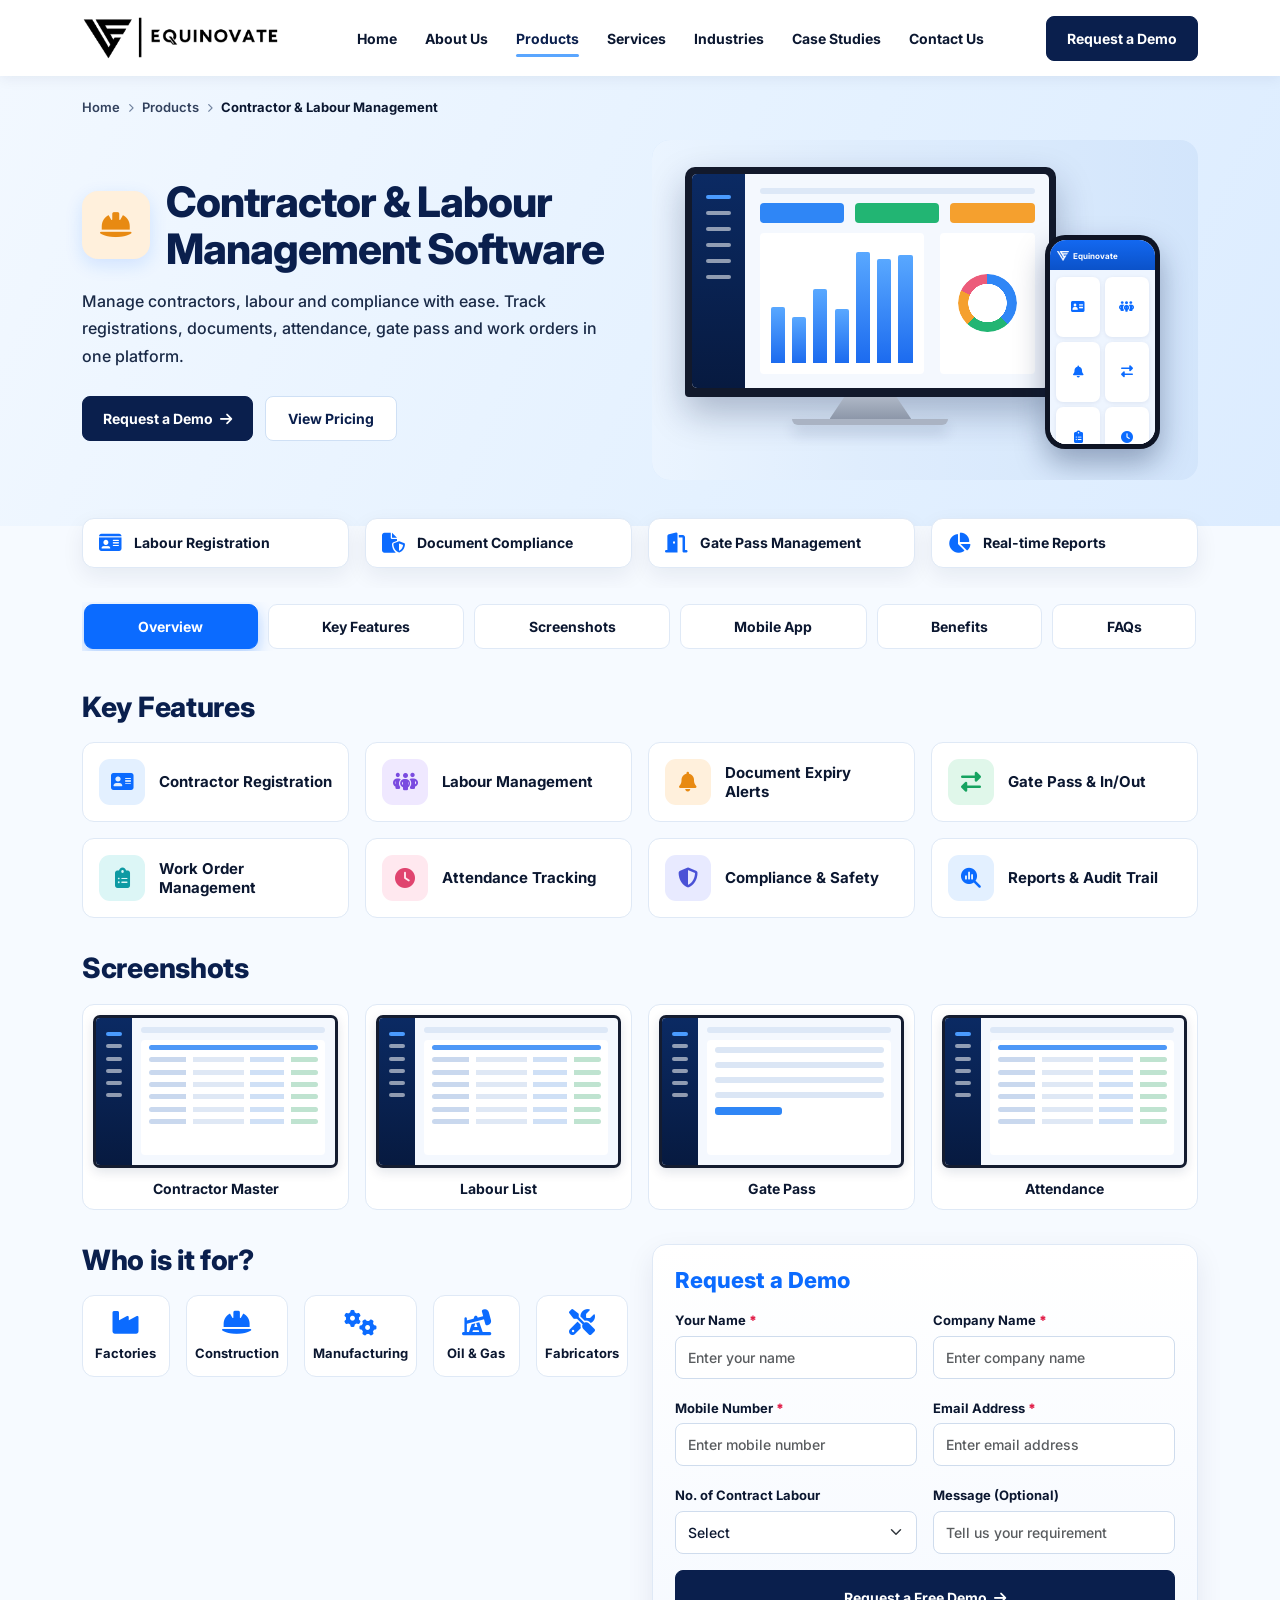
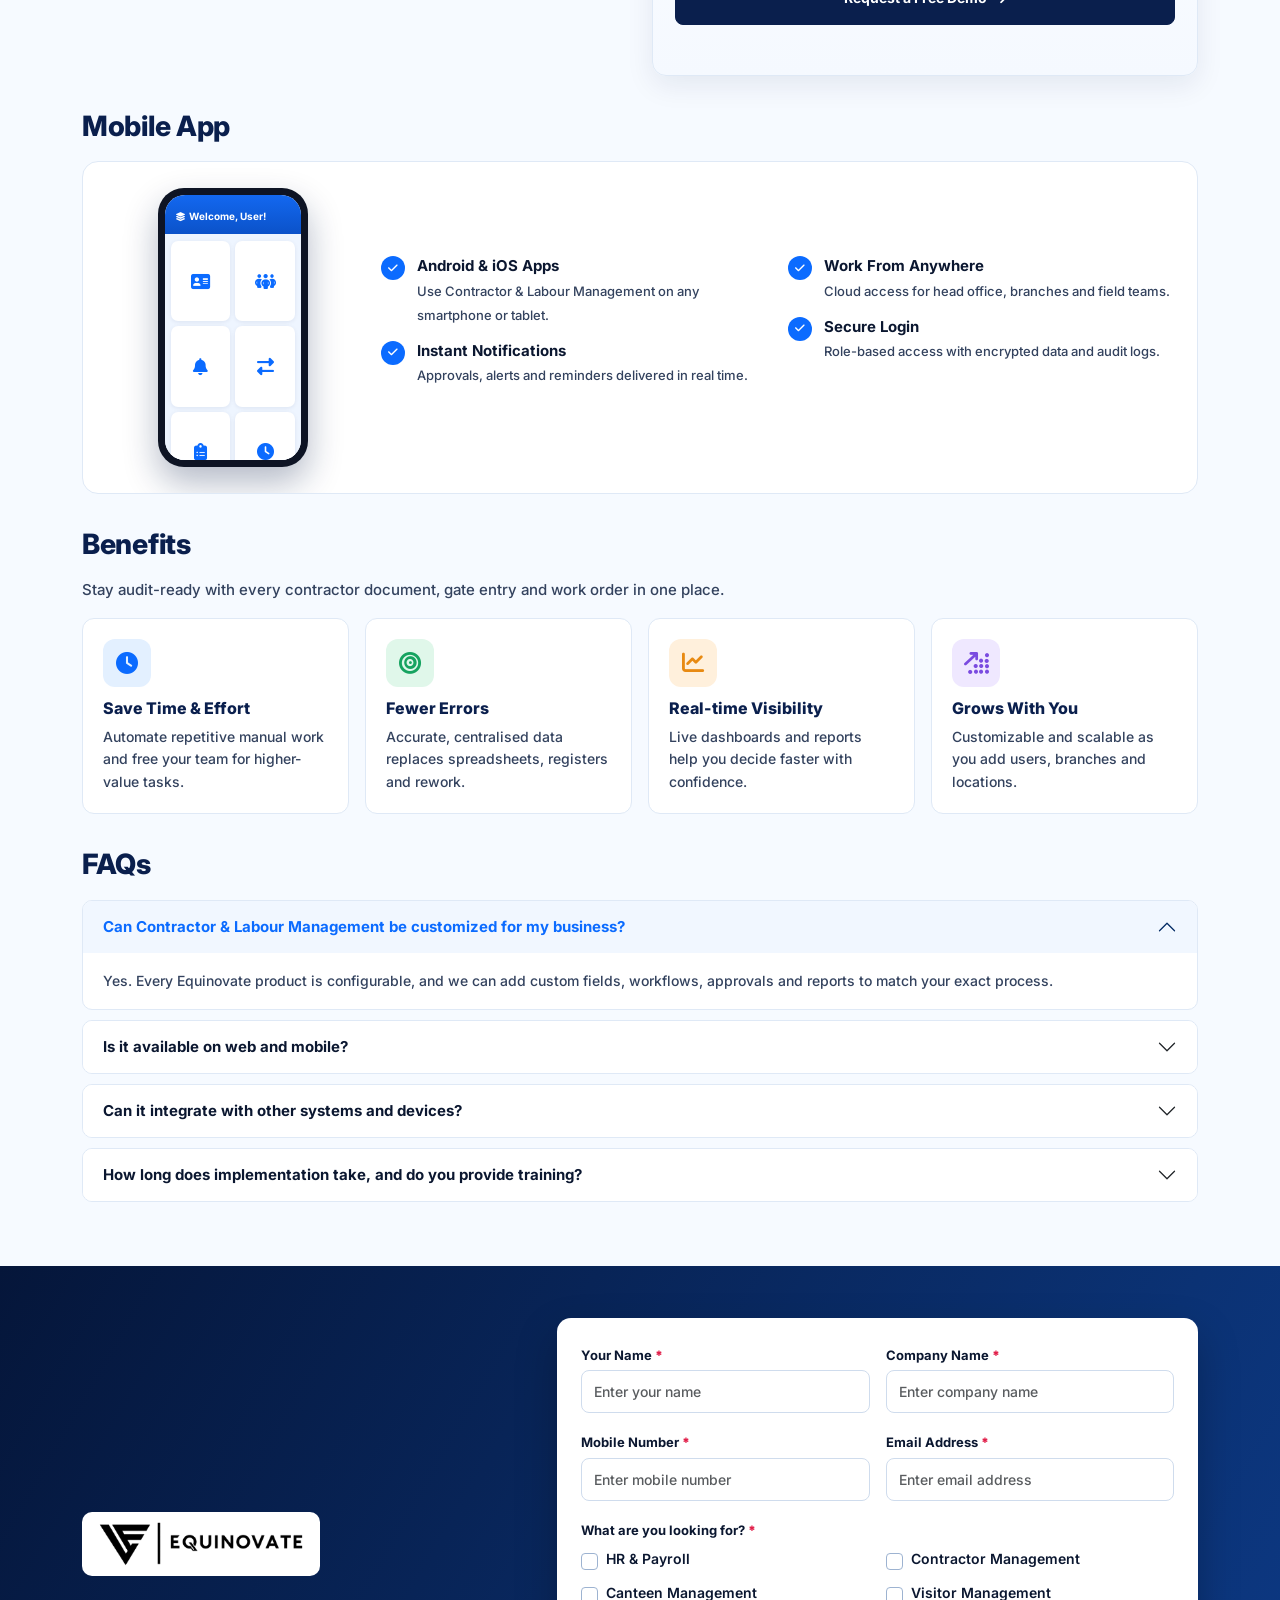
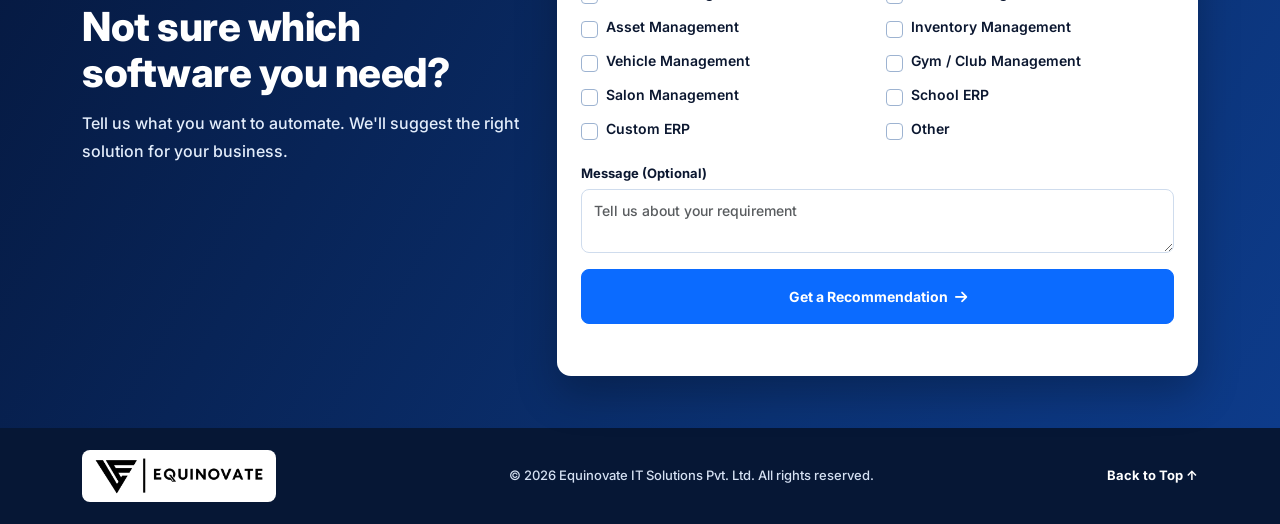
<file: products/contractor-labour-management.html>
<!DOCTYPE html>
<html lang="en">
<head>
    <meta charset="UTF-8">
    <meta name="viewport" content="width=device-width, initial-scale=1.0">
    <title>Contractor &amp; Labour Management Software | Equinovate IT Solutions Pvt. Ltd.</title>
    <meta name="description" content="Manage contractors, labour and compliance with ease. Track registrations, documents, attendance, gate pass and work orders in one platform.">
    <link rel="icon" type="image/png" href="../images/favicon.png">
    <link rel="preconnect" href="https://fonts.googleapis.com">
    <link href="https://fonts.googleapis.com/css2?family=Inter:wght@400;500;600;700;800&display=swap" rel="stylesheet">
    <link href="https://cdn.jsdelivr.net/npm/bootstrap@5.3.3/dist/css/bootstrap.min.css" rel="stylesheet">
    <link rel="stylesheet" href="https://cdnjs.cloudflare.com/ajax/libs/font-awesome/6.5.2/css/all.min.css">
    <link rel="stylesheet" href="../css/product.css">
</head>
<body>
<nav class="navbar navbar-expand-lg pnav sticky-top">
    <div class="container">
        <a class="navbar-brand p-0" href="../index.html#home">
            <img src="../images/logo.png" alt="Equinovate IT Solutions Pvt. Ltd." class="logo-img">
        </a>
        <button class="navbar-toggler" type="button" data-bs-toggle="collapse" data-bs-target="#navbarMenu" aria-label="Toggle menu">
            <span class="navbar-toggler-icon"></span>
        </button>
        <div class="collapse navbar-collapse" id="navbarMenu">
            <ul class="navbar-nav mx-auto">
                <li class="nav-item"><a class="nav-link" href="../index.html#home">Home</a></li>
                <li class="nav-item"><a class="nav-link" href="../index.html#about">About Us</a></li>
                <li class="nav-item"><a class="nav-link active" href="../index.html#products">Products</a></li>
                <li class="nav-item"><a class="nav-link" href="../index.html#services">Services</a></li>
                <li class="nav-item"><a class="nav-link" href="../index.html#industries">Industries</a></li>
                <li class="nav-item"><a class="nav-link" href="../index.html#cases">Case Studies</a></li>
                <li class="nav-item"><a class="nav-link" href="../contact.html">Contact Us</a></li>
            </ul>
            <a href="#demo" class="btn btn-navy">Request a Demo</a>
        </div>
    </div>
</nav>

<!-- HERO -->
<section class="p-hero">
    <div class="container">
        <div class="crumbs">
            <a href="../index.html#home">Home</a><i class="fa-solid fa-chevron-right"></i>
            <a href="../index.html#products">Products</a><i class="fa-solid fa-chevron-right"></i>
            <span class="cur">Contractor &amp; Labour Management</span>
        </div>
        <div class="row align-items-center g-4">
            <div class="col-lg-6">
                <div class="p-title p-title-h1"><div class="p-ico c-orange"><i class="fa-solid fa-helmet-safety"></i></div><h1>Contractor & Labour<br>Management Software</h1></div>
                <p class="lead-p">Manage contractors, labour and compliance with ease. Track registrations, documents, attendance, gate pass and work orders in one platform.</p>
                <div class="hero-btns">
                    <a href="#demo" class="btn btn-navy">Request a Demo <i class="fa-solid fa-arrow-right ms-1"></i></a>
                    <a href="../index.html#contact" class="btn btn-ghost">View Pricing</a>
                </div>
            </div>
            <div class="col-lg-6">
                <div class="hero-visual" style="background-image:url('https://images.unsplash.com/photo-1504307651254-35680f356dfd?auto=format&fit=crop&w=1000&q=75')">
                    <div class="device-monitor">
                        <div class="monitor-bezel"><div class="mock"><div class="sb"><i></i><i></i><i></i><i></i><i></i><i></i></div><div class="mc"><div class="tb"></div><div class="kp"><b></b><b></b><b></b></div><div class="ch"><div class="bars"><i style="height:47%"></i><i style="height:38%"></i><i style="height:62%"></i><i style="height:45%"></i><i style="height:93%"></i><i style="height:87%"></i><i style="height:90%"></i></div><div class="donut"><i></i></div></div></div></div></div>
                        <div class="monitor-stand"></div><div class="monitor-base"></div>
                    </div>
                    <div class="device-phone"><div class="phone-screen">
                        <div class="phone-top"><img src="../images/logo-mark-white.png" alt="" class="pt-logo"> Equinovate</div>
                        <div class="phone-grid"><span><i class="fa-solid fa-address-card"></i></span><span><i class="fa-solid fa-people-group"></i></span><span><i class="fa-solid fa-bell"></i></span><span><i class="fa-solid fa-right-left"></i></span><span><i class="fa-solid fa-clipboard-list"></i></span><span><i class="fa-solid fa-clock"></i></span></div>
                    </div></div>
                </div>
            </div>
        </div>
    </div>
</section>

<!-- HIGHLIGHTS -->
<section class="chips-row">
    <div class="container">
        <div class="row g-3">
            <div class="col-6 col-lg-3"><div class="chip-box"><i class="fa-solid fa-id-card"></i><span>Labour Registration</span></div></div>
            <div class="col-6 col-lg-3"><div class="chip-box"><i class="fa-solid fa-file-shield"></i><span>Document Compliance</span></div></div>
            <div class="col-6 col-lg-3"><div class="chip-box"><i class="fa-solid fa-door-open"></i><span>Gate Pass Management</span></div></div>
            <div class="col-6 col-lg-3"><div class="chip-box"><i class="fa-solid fa-chart-pie"></i><span>Real-time Reports</span></div></div>
        </div>
    </div>
</section>

<!-- TABS -->
<div class="ptabs-wrap">
    <div class="container">
        <nav class="ptabs" aria-label="Page sections">
            <a href="#overview" class="active">Overview</a>
            <a href="#features">Key Features</a>
            <a href="#screenshots">Screenshots</a>
            <a href="#mobile">Mobile App</a>
            <a href="#benefits">Benefits</a>
            <a href="#faqs">FAQs</a>
        </nav>
    </div>
</div>

<main>
<span id="overview"></span>

<!-- KEY FEATURES -->
<section class="psec" id="features">
    <div class="container">
        <h2>Key Features</h2>
        <div class="row g-3">
            <div class="col-12 col-sm-6 col-lg-3"><div class="feat"><div class="fi c-blue"><i class="fa-solid fa-address-card"></i></div><b>Contractor Registration</b></div></div>
            <div class="col-12 col-sm-6 col-lg-3"><div class="feat"><div class="fi c-purple"><i class="fa-solid fa-people-group"></i></div><b>Labour Management</b></div></div>
            <div class="col-12 col-sm-6 col-lg-3"><div class="feat"><div class="fi c-orange"><i class="fa-solid fa-bell"></i></div><b>Document Expiry Alerts</b></div></div>
            <div class="col-12 col-sm-6 col-lg-3"><div class="feat"><div class="fi c-green"><i class="fa-solid fa-right-left"></i></div><b>Gate Pass & In/Out</b></div></div>
            <div class="col-12 col-sm-6 col-lg-3"><div class="feat"><div class="fi c-teal"><i class="fa-solid fa-clipboard-list"></i></div><b>Work Order Management</b></div></div>
            <div class="col-12 col-sm-6 col-lg-3"><div class="feat"><div class="fi c-pink"><i class="fa-solid fa-clock"></i></div><b>Attendance Tracking</b></div></div>
            <div class="col-12 col-sm-6 col-lg-3"><div class="feat"><div class="fi c-indigo"><i class="fa-solid fa-shield-halved"></i></div><b>Compliance & Safety</b></div></div>
            <div class="col-12 col-sm-6 col-lg-3"><div class="feat"><div class="fi c-blue"><i class="fa-solid fa-magnifying-glass-chart"></i></div><b>Reports & Audit Trail</b></div></div>
        </div>
    </div>
</section>

<!-- SCREENSHOTS -->
<section class="psec" id="screenshots">
    <div class="container">
        <h2>Screenshots</h2>
        <div class="row g-3">
            <div class="col-6 col-lg-3"><div class="shot"><div class="mock"><div class="sb"><i></i><i></i><i></i><i></i><i></i><i></i></div><div class="mc"><div class="tb"></div><div class="tbl"><i></i><i></i><i></i><i></i><i></i><i></i><i></i></div></div></div><span>Contractor Master</span></div></div>
            <div class="col-6 col-lg-3"><div class="shot"><div class="mock"><div class="sb"><i></i><i></i><i></i><i></i><i></i><i></i></div><div class="mc"><div class="tb"></div><div class="tbl"><i></i><i></i><i></i><i></i><i></i><i></i><i></i></div></div></div><span>Labour List</span></div></div>
            <div class="col-6 col-lg-3"><div class="shot"><div class="mock"><div class="sb"><i></i><i></i><i></i><i></i><i></i><i></i></div><div class="mc"><div class="tb"></div><div class="frm"><i></i><i></i><i></i><i></i><i></i></div></div></div><span>Gate Pass</span></div></div>
            <div class="col-6 col-lg-3"><div class="shot"><div class="mock"><div class="sb"><i></i><i></i><i></i><i></i><i></i><i></i></div><div class="mc"><div class="tb"></div><div class="tbl"><i></i><i></i><i></i><i></i><i></i><i></i><i></i></div></div></div><span>Attendance</span></div></div>
        </div>
    </div>
</section>

<!-- WHO + DEMO -->
<section class="psec" id="demo">
    <div class="container">
        <div class="row g-4">
            <div class="col-lg-6">
                <h2>Who is it for?</h2>
                <div class="row g-3">
                <div class="col-6 col-sm-4 col-xl"><div class="who-card"><i class="fa-solid fa-industry"></i><span>Factories</span></div></div>
                <div class="col-6 col-sm-4 col-xl"><div class="who-card"><i class="fa-solid fa-helmet-safety"></i><span>Construction</span></div></div>
                <div class="col-6 col-sm-4 col-xl"><div class="who-card"><i class="fa-solid fa-gears"></i><span>Manufacturing</span></div></div>
                <div class="col-6 col-sm-4 col-xl"><div class="who-card"><i class="fa-solid fa-oil-well"></i><span>Oil & Gas</span></div></div>
                <div class="col-6 col-sm-4 col-xl"><div class="who-card"><i class="fa-solid fa-screwdriver-wrench"></i><span>Fabricators</span></div></div>
                </div>
            </div>
            <div class="col-lg-6">
                <div class="demo-card">
                    <h3>Request a Demo</h3>
                    <form id="demoForm" novalidate>
                        <div class="row g-3">
                            <div class="col-sm-6"><label for="dn">Your Name <b>*</b></label><input id="dn" type="text" class="form-control" required placeholder="Enter your name"></div>
                            <div class="col-sm-6"><label for="dc">Company Name <b>*</b></label><input id="dc" type="text" class="form-control" required placeholder="Enter company name"></div>
                            <div class="col-sm-6"><label for="dm">Mobile Number <b>*</b></label><input id="dm" type="tel" class="form-control" required placeholder="Enter mobile number"></div>
                            <div class="col-sm-6"><label for="de">Email Address <b>*</b></label><input id="de" type="email" class="form-control" required placeholder="Enter email address"></div>
                            <div class="col-sm-6"><label for="ds">No. of Contract Labour</label><select id="ds" class="form-select"><option value="">Select</option><option>1 – 100</option><option>101 – 500</option><option>501 – 2000</option><option>2000+</option></select></div>
                            <div class="col-sm-6"><label for="dg">Message (Optional)</label><input id="dg" type="text" class="form-control" placeholder="Tell us your requirement"></div>
                            <div class="col-12">
                                <button type="submit" class="btn btn-navy w-100 py-3">Request a Free Demo <i class="fa-solid fa-arrow-right ms-1"></i></button>
                                <p class="form-msg" role="status"></p>
                            </div>
                        </div>
                    </form>
                </div>
            </div>
        </div>
    </div>
</section>

<!-- MOBILE APP -->
<section class="psec" id="mobile">
    <div class="container">
        <h2>Mobile App</h2>
        <div class="app-box">
            <div class="row align-items-center g-4">
                <div class="col-md-4 col-lg-3">
                    <div class="app-phone"><div class="phone-screen">
                        <div class="phone-top"><i class="fa-solid fa-layer-group"></i> Welcome, User!</div>
                        <div class="phone-grid"><span><i class="fa-solid fa-address-card"></i></span><span><i class="fa-solid fa-people-group"></i></span><span><i class="fa-solid fa-bell"></i></span><span><i class="fa-solid fa-right-left"></i></span><span><i class="fa-solid fa-clipboard-list"></i></span><span><i class="fa-solid fa-clock"></i></span></div>
                    </div></div>
                </div>
                <div class="col-md-8 col-lg-9">
                    <div class="row">
                        <div class="col-lg-6"><div class="tick"><i class="fa-solid fa-check"></i><div><b>Android &amp; iOS Apps</b><small>Use Contractor &amp; Labour Management on any smartphone or tablet.</small></div></div>
                        <div class="tick"><i class="fa-solid fa-check"></i><div><b>Instant Notifications</b><small>Approvals, alerts and reminders delivered in real time.</small></div></div></div>
                        <div class="col-lg-6"><div class="tick"><i class="fa-solid fa-check"></i><div><b>Work From Anywhere</b><small>Cloud access for head office, branches and field teams.</small></div></div>
                        <div class="tick"><i class="fa-solid fa-check"></i><div><b>Secure Login</b><small>Role-based access with encrypted data and audit logs.</small></div></div></div>
                    </div>
                </div>
            </div>
        </div>
    </div>
</section>

<!-- BENEFITS -->
<section class="psec" id="benefits">
    <div class="container">
        <h2>Benefits</h2>
        <p class="mb-3" style="font-size:15px;color:var(--muted)">Stay audit-ready with every contractor document, gate entry and work order in one place.</p>
        <div class="row g-3">
            <div class="col-12 col-sm-6 col-lg-3"><div class="ben"><i class="fa-solid fa-clock c-blue"></i><h5>Save Time & Effort</h5><p>Automate repetitive manual work and free your team for higher-value tasks.</p></div></div>
            <div class="col-12 col-sm-6 col-lg-3"><div class="ben"><i class="fa-solid fa-bullseye c-green"></i><h5>Fewer Errors</h5><p>Accurate, centralised data replaces spreadsheets, registers and rework.</p></div></div>
            <div class="col-12 col-sm-6 col-lg-3"><div class="ben"><i class="fa-solid fa-chart-line c-orange"></i><h5>Real-time Visibility</h5><p>Live dashboards and reports help you decide faster with confidence.</p></div></div>
            <div class="col-12 col-sm-6 col-lg-3"><div class="ben"><i class="fa-solid fa-arrow-up-right-dots c-purple"></i><h5>Grows With You</h5><p>Customizable and scalable as you add users, branches and locations.</p></div></div>
        </div>
    </div>
</section>

<!-- FAQ -->
<section class="psec" id="faqs">
    <div class="container">
        <h2>FAQs</h2>
        <div class="accordion" id="faqList">
                <div class="accordion-item">
                    <h3 class="accordion-header"><button class="accordion-button" type="button" data-bs-toggle="collapse" data-bs-target="#faq0">Can Contractor & Labour Management be customized for my business?</button></h3>
                    <div id="faq0" class="accordion-collapse collapse show" data-bs-parent="#faqList"><div class="accordion-body">Yes. Every Equinovate product is configurable, and we can add custom fields, workflows, approvals and reports to match your exact process.</div></div>
                </div>
                <div class="accordion-item">
                    <h3 class="accordion-header"><button class="accordion-button collapsed" type="button" data-bs-toggle="collapse" data-bs-target="#faq1">Is it available on web and mobile?</button></h3>
                    <div id="faq1" class="accordion-collapse collapse" data-bs-parent="#faqList"><div class="accordion-body">Yes. Contractor & Labour Management is a cloud-based web application with companion Android and iOS apps, so your team can work from the office or on the move.</div></div>
                </div>
                <div class="accordion-item">
                    <h3 class="accordion-header"><button class="accordion-button collapsed" type="button" data-bs-toggle="collapse" data-bs-target="#faq2">Can it integrate with other systems and devices?</button></h3>
                    <div id="faq2" class="accordion-collapse collapse" data-bs-parent="#faqList"><div class="accordion-body">Yes. We integrate with biometric and QR devices, WhatsApp / SMS gateways, payment gateways, accounting software and SAP or other ERPs as required.</div></div>
                </div>
                <div class="accordion-item">
                    <h3 class="accordion-header"><button class="accordion-button collapsed" type="button" data-bs-toggle="collapse" data-bs-target="#faq3">How long does implementation take, and do you provide training?</button></h3>
                    <div id="faq3" class="accordion-collapse collapse" data-bs-parent="#faqList"><div class="accordion-body">Most standard deployments go live in a few weeks. We provide data migration, user training and ongoing support after go-live.</div></div>
                </div>
        </div>
    </div>
</section>
</main>

<!-- CTA -->
<section class="cta-sec" id="recommend">
    <div class="container">
        <div class="row align-items-center g-4">
            <div class="col-lg-5">
                <a href="../index.html#home" class="cta-logo"><img src="../images/logo.png" alt="Equinovate IT Solutions Pvt. Ltd."></a>
                <h2>Not sure which software you need?</h2>
                <p class="cta-p">Tell us what you want to automate. We'll suggest the right solution for your business.</p>
            </div>
            <div class="col-lg-7">
                <div class="cta-card">
                    <form id="ctaForm" novalidate>
                        <div class="row g-3">
                            <div class="col-sm-6"><label for="cn">Your Name <b>*</b></label><input id="cn" type="text" class="form-control" required placeholder="Enter your name"></div>
                            <div class="col-sm-6"><label for="cc">Company Name <b>*</b></label><input id="cc" type="text" class="form-control" required placeholder="Enter company name"></div>
                            <div class="col-sm-6"><label for="cm">Mobile Number <b>*</b></label><input id="cm" type="tel" class="form-control" required placeholder="Enter mobile number"></div>
                            <div class="col-sm-6"><label for="ce">Email Address <b>*</b></label><input id="ce" type="email" class="form-control" required placeholder="Enter email address"></div>
                            <div class="col-12">
                                <label class="mb-2">What are you looking for? <b>*</b></label>
                                <div class="chk-grid">
                                <div class="form-check"><input class="form-check-input" type="checkbox" id="lk0" name="need" value="HR & Payroll"><label class="form-check-label" for="lk0">HR & Payroll</label></div>
                                <div class="form-check"><input class="form-check-input" type="checkbox" id="lk1" name="need" value="Contractor Management"><label class="form-check-label" for="lk1">Contractor Management</label></div>
                                <div class="form-check"><input class="form-check-input" type="checkbox" id="lk2" name="need" value="Canteen Management"><label class="form-check-label" for="lk2">Canteen Management</label></div>
                                <div class="form-check"><input class="form-check-input" type="checkbox" id="lk3" name="need" value="Visitor Management"><label class="form-check-label" for="lk3">Visitor Management</label></div>
                                <div class="form-check"><input class="form-check-input" type="checkbox" id="lk4" name="need" value="Asset Management"><label class="form-check-label" for="lk4">Asset Management</label></div>
                                <div class="form-check"><input class="form-check-input" type="checkbox" id="lk5" name="need" value="Inventory Management"><label class="form-check-label" for="lk5">Inventory Management</label></div>
                                <div class="form-check"><input class="form-check-input" type="checkbox" id="lk6" name="need" value="Vehicle Management"><label class="form-check-label" for="lk6">Vehicle Management</label></div>
                                <div class="form-check"><input class="form-check-input" type="checkbox" id="lk7" name="need" value="Gym / Club Management"><label class="form-check-label" for="lk7">Gym / Club Management</label></div>
                                <div class="form-check"><input class="form-check-input" type="checkbox" id="lk8" name="need" value="Salon Management"><label class="form-check-label" for="lk8">Salon Management</label></div>
                                <div class="form-check"><input class="form-check-input" type="checkbox" id="lk9" name="need" value="School ERP"><label class="form-check-label" for="lk9">School ERP</label></div>
                                <div class="form-check"><input class="form-check-input" type="checkbox" id="lk10" name="need" value="Custom ERP"><label class="form-check-label" for="lk10">Custom ERP</label></div>
                                <div class="form-check"><input class="form-check-input" type="checkbox" id="lk11" name="need" value="Other"><label class="form-check-label" for="lk11">Other</label></div>
                                </div>
                            </div>
                            <div class="col-12"><label for="cg">Message (Optional)</label><textarea id="cg" class="form-control" rows="2" placeholder="Tell us about your requirement"></textarea></div>
                            <div class="col-12">
                                <button type="submit" class="btn btn-blue w-100 py-3">Get a Recommendation <i class="fa-solid fa-arrow-right ms-1"></i></button>
                                <p class="form-msg" role="status"></p>
                            </div>
                        </div>
                    </form>
                </div>
            </div>
        </div>
    </div>
</section>

<!-- FOOTER -->
<footer class="p-footer">
    <div class="container d-flex flex-wrap align-items-center justify-content-between gap-3">
        <a class="flogo" href="../index.html#home"><img src="../images/logo.png" alt="Equinovate IT Solutions Pvt. Ltd."></a>
        <p>© <span class="js-year"></span> Equinovate IT Solutions Pvt. Ltd. All rights reserved.</p>
        <a href="#top" class="top" onclick="window.scrollTo({top:0,behavior:'smooth'});return false;">Back to Top ↑</a>
    </div>
</footer>

<button id="backTop" class="back-top" aria-label="Back to top"><i class="fa-solid fa-arrow-up"></i></button>

<script src="https://cdn.jsdelivr.net/npm/bootstrap@5.3.3/dist/js/bootstrap.bundle.min.js"></script>
<script src="../js/product.js"></script>
</body>
</html>
</file>
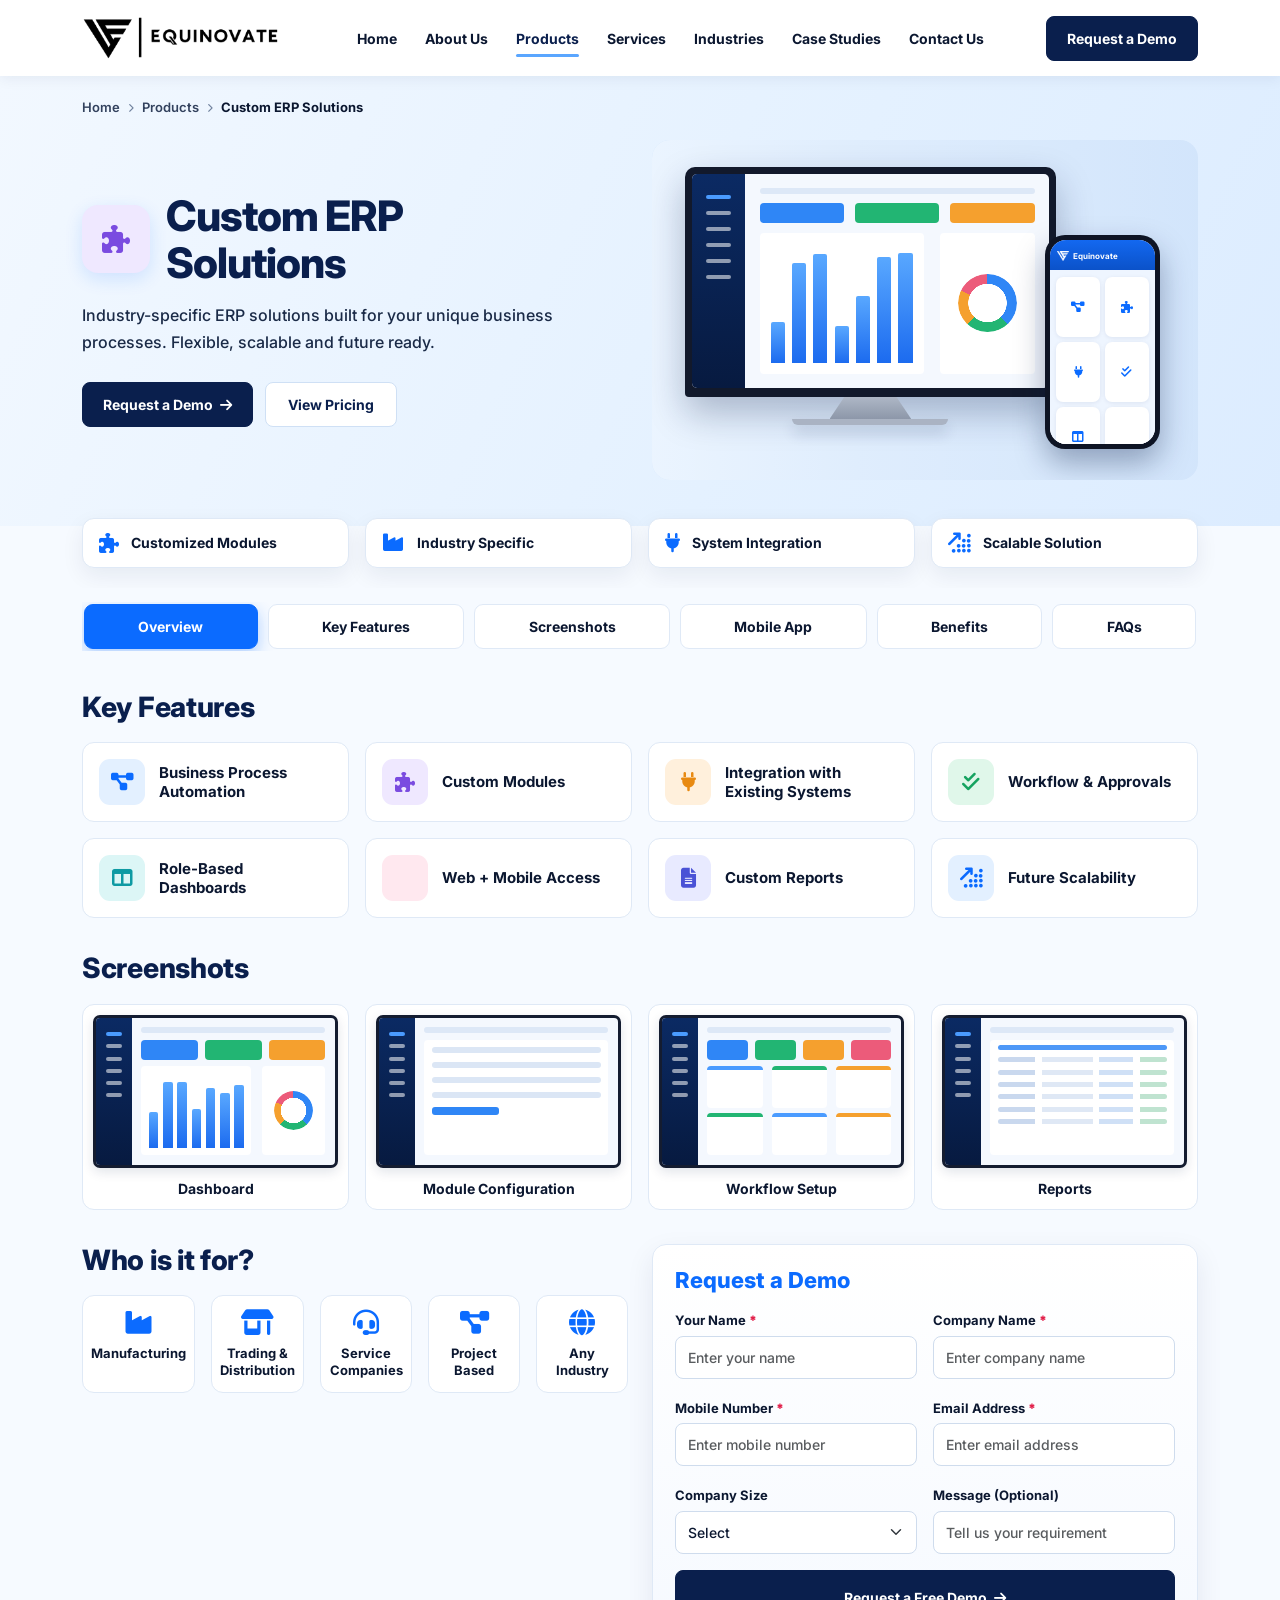
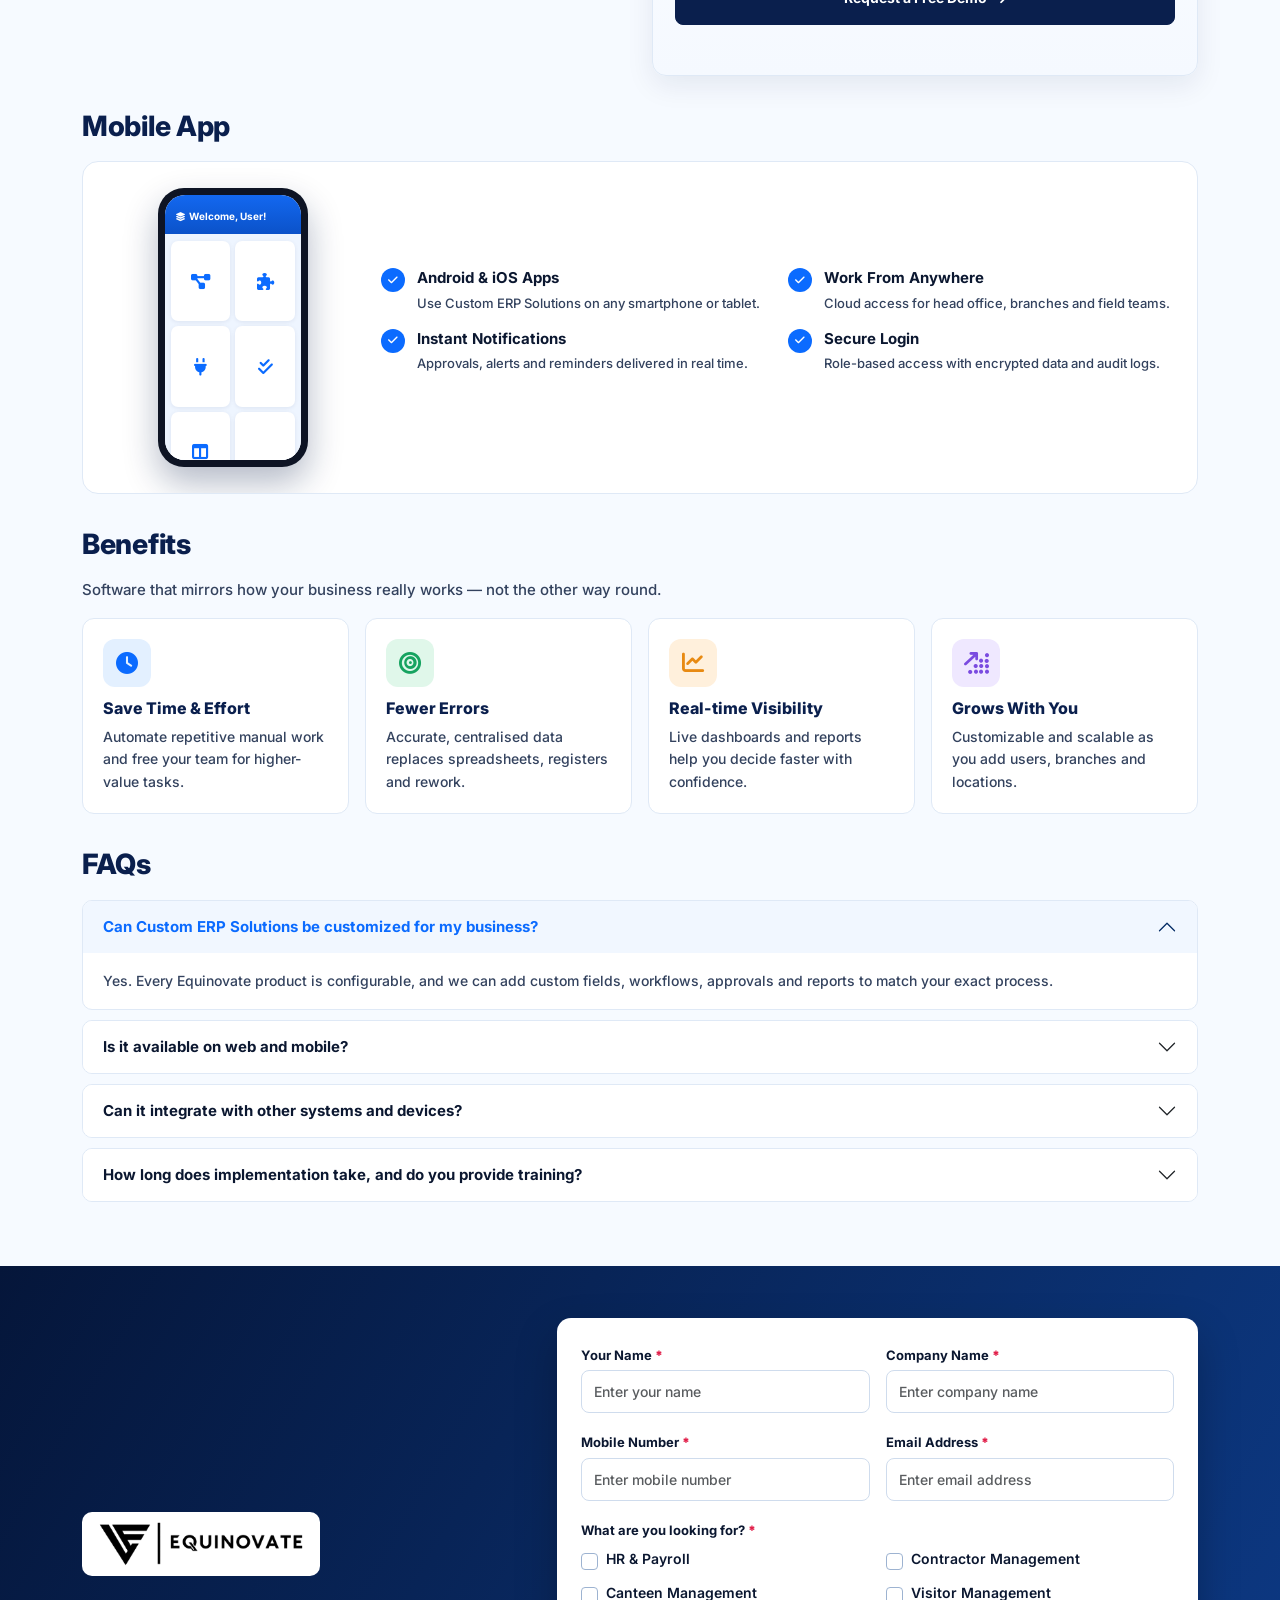
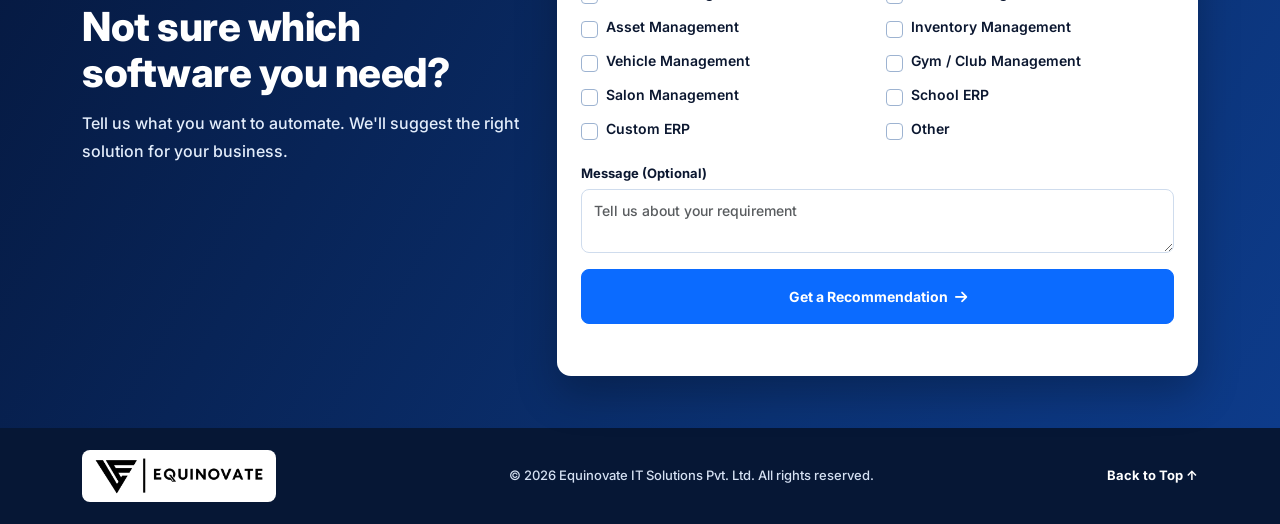
<file: products/custom-erp.html>
<!DOCTYPE html>
<html lang="en">
<head>
    <meta charset="UTF-8">
    <meta name="viewport" content="width=device-width, initial-scale=1.0">
    <title>Custom ERP Solutions | Equinovate IT Solutions Pvt. Ltd.</title>
    <meta name="description" content="Industry-specific ERP solutions built for your unique business processes. Flexible, scalable and future ready.">
    <link rel="icon" type="image/png" href="../images/favicon.png">
    <link rel="preconnect" href="https://fonts.googleapis.com">
    <link href="https://fonts.googleapis.com/css2?family=Inter:wght@400;500;600;700;800&display=swap" rel="stylesheet">
    <link href="https://cdn.jsdelivr.net/npm/bootstrap@5.3.3/dist/css/bootstrap.min.css" rel="stylesheet">
    <link rel="stylesheet" href="https://cdnjs.cloudflare.com/ajax/libs/font-awesome/6.5.2/css/all.min.css">
    <link rel="stylesheet" href="../css/product.css">
</head>
<body>
<nav class="navbar navbar-expand-lg pnav sticky-top">
    <div class="container">
        <a class="navbar-brand p-0" href="../index.html#home">
            <img src="../images/logo.png" alt="Equinovate IT Solutions Pvt. Ltd." class="logo-img">
        </a>
        <button class="navbar-toggler" type="button" data-bs-toggle="collapse" data-bs-target="#navbarMenu" aria-label="Toggle menu">
            <span class="navbar-toggler-icon"></span>
        </button>
        <div class="collapse navbar-collapse" id="navbarMenu">
            <ul class="navbar-nav mx-auto">
                <li class="nav-item"><a class="nav-link" href="../index.html#home">Home</a></li>
                <li class="nav-item"><a class="nav-link" href="../index.html#about">About Us</a></li>
                <li class="nav-item"><a class="nav-link active" href="../index.html#products">Products</a></li>
                <li class="nav-item"><a class="nav-link" href="../index.html#services">Services</a></li>
                <li class="nav-item"><a class="nav-link" href="../index.html#industries">Industries</a></li>
                <li class="nav-item"><a class="nav-link" href="../index.html#cases">Case Studies</a></li>
                <li class="nav-item"><a class="nav-link" href="../contact.html">Contact Us</a></li>
            </ul>
            <a href="#demo" class="btn btn-navy">Request a Demo</a>
        </div>
    </div>
</nav>

<!-- HERO -->
<section class="p-hero">
    <div class="container">
        <div class="crumbs">
            <a href="../index.html#home">Home</a><i class="fa-solid fa-chevron-right"></i>
            <a href="../index.html#products">Products</a><i class="fa-solid fa-chevron-right"></i>
            <span class="cur">Custom ERP Solutions</span>
        </div>
        <div class="row align-items-center g-4">
            <div class="col-lg-6">
                <div class="p-title p-title-h1"><div class="p-ico c-purple"><i class="fa-solid fa-puzzle-piece"></i></div><h1>Custom ERP<br>Solutions</h1></div>
                <p class="lead-p">Industry-specific ERP solutions built for your unique business processes. Flexible, scalable and future ready.</p>
                <div class="hero-btns">
                    <a href="#demo" class="btn btn-navy">Request a Demo <i class="fa-solid fa-arrow-right ms-1"></i></a>
                    <a href="../index.html#contact" class="btn btn-ghost">View Pricing</a>
                </div>
            </div>
            <div class="col-lg-6">
                <div class="hero-visual" style="background-image:url('https://images.unsplash.com/photo-1518770660439-4636190af475?auto=format&fit=crop&w=1000&q=75')">
                    <div class="device-monitor">
                        <div class="monitor-bezel"><div class="mock"><div class="sb"><i></i><i></i><i></i><i></i><i></i><i></i></div><div class="mc"><div class="tb"></div><div class="kp"><b></b><b></b><b></b></div><div class="ch"><div class="bars"><i style="height:34%"></i><i style="height:84%"></i><i style="height:91%"></i><i style="height:31%"></i><i style="height:56%"></i><i style="height:89%"></i><i style="height:92%"></i></div><div class="donut"><i></i></div></div></div></div></div>
                        <div class="monitor-stand"></div><div class="monitor-base"></div>
                    </div>
                    <div class="device-phone"><div class="phone-screen">
                        <div class="phone-top"><img src="../images/logo-mark-white.png" alt="" class="pt-logo"> Equinovate</div>
                        <div class="phone-grid"><span><i class="fa-solid fa-diagram-project"></i></span><span><i class="fa-solid fa-puzzle-piece"></i></span><span><i class="fa-solid fa-plug"></i></span><span><i class="fa-solid fa-check-double"></i></span><span><i class="fa-solid fa-table-columns"></i></span><span><i class="fa-solid fa-laptop-mobile"></i></span></div>
                    </div></div>
                </div>
            </div>
        </div>
    </div>
</section>

<!-- HIGHLIGHTS -->
<section class="chips-row">
    <div class="container">
        <div class="row g-3">
            <div class="col-6 col-lg-3"><div class="chip-box"><i class="fa-solid fa-puzzle-piece"></i><span>Customized Modules</span></div></div>
            <div class="col-6 col-lg-3"><div class="chip-box"><i class="fa-solid fa-industry"></i><span>Industry Specific</span></div></div>
            <div class="col-6 col-lg-3"><div class="chip-box"><i class="fa-solid fa-plug"></i><span>System Integration</span></div></div>
            <div class="col-6 col-lg-3"><div class="chip-box"><i class="fa-solid fa-arrow-up-right-dots"></i><span>Scalable Solution</span></div></div>
        </div>
    </div>
</section>

<!-- TABS -->
<div class="ptabs-wrap">
    <div class="container">
        <nav class="ptabs" aria-label="Page sections">
            <a href="#overview" class="active">Overview</a>
            <a href="#features">Key Features</a>
            <a href="#screenshots">Screenshots</a>
            <a href="#mobile">Mobile App</a>
            <a href="#benefits">Benefits</a>
            <a href="#faqs">FAQs</a>
        </nav>
    </div>
</div>

<main>
<span id="overview"></span>

<!-- KEY FEATURES -->
<section class="psec" id="features">
    <div class="container">
        <h2>Key Features</h2>
        <div class="row g-3">
            <div class="col-12 col-sm-6 col-lg-3"><div class="feat"><div class="fi c-blue"><i class="fa-solid fa-diagram-project"></i></div><b>Business Process Automation</b></div></div>
            <div class="col-12 col-sm-6 col-lg-3"><div class="feat"><div class="fi c-purple"><i class="fa-solid fa-puzzle-piece"></i></div><b>Custom Modules</b></div></div>
            <div class="col-12 col-sm-6 col-lg-3"><div class="feat"><div class="fi c-orange"><i class="fa-solid fa-plug"></i></div><b>Integration with Existing Systems</b></div></div>
            <div class="col-12 col-sm-6 col-lg-3"><div class="feat"><div class="fi c-green"><i class="fa-solid fa-check-double"></i></div><b>Workflow & Approvals</b></div></div>
            <div class="col-12 col-sm-6 col-lg-3"><div class="feat"><div class="fi c-teal"><i class="fa-solid fa-table-columns"></i></div><b>Role-Based Dashboards</b></div></div>
            <div class="col-12 col-sm-6 col-lg-3"><div class="feat"><div class="fi c-pink"><i class="fa-solid fa-laptop-mobile"></i></div><b>Web + Mobile Access</b></div></div>
            <div class="col-12 col-sm-6 col-lg-3"><div class="feat"><div class="fi c-indigo"><i class="fa-solid fa-file-lines"></i></div><b>Custom Reports</b></div></div>
            <div class="col-12 col-sm-6 col-lg-3"><div class="feat"><div class="fi c-blue"><i class="fa-solid fa-arrow-up-right-dots"></i></div><b>Future Scalability</b></div></div>
        </div>
    </div>
</section>

<!-- SCREENSHOTS -->
<section class="psec" id="screenshots">
    <div class="container">
        <h2>Screenshots</h2>
        <div class="row g-3">
            <div class="col-6 col-lg-3"><div class="shot"><div class="mock"><div class="sb"><i></i><i></i><i></i><i></i><i></i><i></i></div><div class="mc"><div class="tb"></div><div class="kp"><b></b><b></b><b></b></div><div class="ch"><div class="bars"><i style="height:48%"></i><i style="height:88%"></i><i style="height:88%"></i><i style="height:52%"></i><i style="height:80%"></i><i style="height:74%"></i><i style="height:85%"></i></div><div class="donut"><i></i></div></div></div></div><span>Dashboard</span></div></div>
            <div class="col-6 col-lg-3"><div class="shot"><div class="mock"><div class="sb"><i></i><i></i><i></i><i></i><i></i><i></i></div><div class="mc"><div class="tb"></div><div class="frm"><i></i><i></i><i></i><i></i><i></i></div></div></div><span>Module Configuration</span></div></div>
            <div class="col-6 col-lg-3"><div class="shot"><div class="mock"><div class="sb"><i></i><i></i><i></i><i></i><i></i><i></i></div><div class="mc"><div class="tb"></div><div class="kp"><b></b><b></b><b></b><b></b></div><div class="cds"><i></i><i></i><i></i><i></i><i></i><i></i></div></div></div><span>Workflow Setup</span></div></div>
            <div class="col-6 col-lg-3"><div class="shot"><div class="mock"><div class="sb"><i></i><i></i><i></i><i></i><i></i><i></i></div><div class="mc"><div class="tb"></div><div class="tbl"><i></i><i></i><i></i><i></i><i></i><i></i><i></i></div></div></div><span>Reports</span></div></div>
        </div>
    </div>
</section>

<!-- WHO + DEMO -->
<section class="psec" id="demo">
    <div class="container">
        <div class="row g-4">
            <div class="col-lg-6">
                <h2>Who is it for?</h2>
                <div class="row g-3">
                <div class="col-6 col-sm-4 col-xl"><div class="who-card"><i class="fa-solid fa-industry"></i><span>Manufacturing</span></div></div>
                <div class="col-6 col-sm-4 col-xl"><div class="who-card"><i class="fa-solid fa-shop"></i><span>Trading & Distribution</span></div></div>
                <div class="col-6 col-sm-4 col-xl"><div class="who-card"><i class="fa-solid fa-headset"></i><span>Service Companies</span></div></div>
                <div class="col-6 col-sm-4 col-xl"><div class="who-card"><i class="fa-solid fa-diagram-project"></i><span>Project Based</span></div></div>
                <div class="col-6 col-sm-4 col-xl"><div class="who-card"><i class="fa-solid fa-globe"></i><span>Any Industry</span></div></div>
                </div>
            </div>
            <div class="col-lg-6">
                <div class="demo-card">
                    <h3>Request a Demo</h3>
                    <form id="demoForm" novalidate>
                        <div class="row g-3">
                            <div class="col-sm-6"><label for="dn">Your Name <b>*</b></label><input id="dn" type="text" class="form-control" required placeholder="Enter your name"></div>
                            <div class="col-sm-6"><label for="dc">Company Name <b>*</b></label><input id="dc" type="text" class="form-control" required placeholder="Enter company name"></div>
                            <div class="col-sm-6"><label for="dm">Mobile Number <b>*</b></label><input id="dm" type="tel" class="form-control" required placeholder="Enter mobile number"></div>
                            <div class="col-sm-6"><label for="de">Email Address <b>*</b></label><input id="de" type="email" class="form-control" required placeholder="Enter email address"></div>
                            <div class="col-sm-6"><label for="ds">Company Size</label><select id="ds" class="form-select"><option value="">Select</option><option>1 – 50</option><option>51 – 200</option><option>201 – 1000</option><option>1000+</option></select></div>
                            <div class="col-sm-6"><label for="dg">Message (Optional)</label><input id="dg" type="text" class="form-control" placeholder="Tell us your requirement"></div>
                            <div class="col-12">
                                <button type="submit" class="btn btn-navy w-100 py-3">Request a Free Demo <i class="fa-solid fa-arrow-right ms-1"></i></button>
                                <p class="form-msg" role="status"></p>
                            </div>
                        </div>
                    </form>
                </div>
            </div>
        </div>
    </div>
</section>

<!-- MOBILE APP -->
<section class="psec" id="mobile">
    <div class="container">
        <h2>Mobile App</h2>
        <div class="app-box">
            <div class="row align-items-center g-4">
                <div class="col-md-4 col-lg-3">
                    <div class="app-phone"><div class="phone-screen">
                        <div class="phone-top"><i class="fa-solid fa-layer-group"></i> Welcome, User!</div>
                        <div class="phone-grid"><span><i class="fa-solid fa-diagram-project"></i></span><span><i class="fa-solid fa-puzzle-piece"></i></span><span><i class="fa-solid fa-plug"></i></span><span><i class="fa-solid fa-check-double"></i></span><span><i class="fa-solid fa-table-columns"></i></span><span><i class="fa-solid fa-laptop-mobile"></i></span></div>
                    </div></div>
                </div>
                <div class="col-md-8 col-lg-9">
                    <div class="row">
                        <div class="col-lg-6"><div class="tick"><i class="fa-solid fa-check"></i><div><b>Android &amp; iOS Apps</b><small>Use Custom ERP Solutions on any smartphone or tablet.</small></div></div>
                        <div class="tick"><i class="fa-solid fa-check"></i><div><b>Instant Notifications</b><small>Approvals, alerts and reminders delivered in real time.</small></div></div></div>
                        <div class="col-lg-6"><div class="tick"><i class="fa-solid fa-check"></i><div><b>Work From Anywhere</b><small>Cloud access for head office, branches and field teams.</small></div></div>
                        <div class="tick"><i class="fa-solid fa-check"></i><div><b>Secure Login</b><small>Role-based access with encrypted data and audit logs.</small></div></div></div>
                    </div>
                </div>
            </div>
        </div>
    </div>
</section>

<!-- BENEFITS -->
<section class="psec" id="benefits">
    <div class="container">
        <h2>Benefits</h2>
        <p class="mb-3" style="font-size:15px;color:var(--muted)">Software that mirrors how your business really works — not the other way round.</p>
        <div class="row g-3">
            <div class="col-12 col-sm-6 col-lg-3"><div class="ben"><i class="fa-solid fa-clock c-blue"></i><h5>Save Time & Effort</h5><p>Automate repetitive manual work and free your team for higher-value tasks.</p></div></div>
            <div class="col-12 col-sm-6 col-lg-3"><div class="ben"><i class="fa-solid fa-bullseye c-green"></i><h5>Fewer Errors</h5><p>Accurate, centralised data replaces spreadsheets, registers and rework.</p></div></div>
            <div class="col-12 col-sm-6 col-lg-3"><div class="ben"><i class="fa-solid fa-chart-line c-orange"></i><h5>Real-time Visibility</h5><p>Live dashboards and reports help you decide faster with confidence.</p></div></div>
            <div class="col-12 col-sm-6 col-lg-3"><div class="ben"><i class="fa-solid fa-arrow-up-right-dots c-purple"></i><h5>Grows With You</h5><p>Customizable and scalable as you add users, branches and locations.</p></div></div>
        </div>
    </div>
</section>

<!-- FAQ -->
<section class="psec" id="faqs">
    <div class="container">
        <h2>FAQs</h2>
        <div class="accordion" id="faqList">
                <div class="accordion-item">
                    <h3 class="accordion-header"><button class="accordion-button" type="button" data-bs-toggle="collapse" data-bs-target="#faq0">Can Custom ERP Solutions be customized for my business?</button></h3>
                    <div id="faq0" class="accordion-collapse collapse show" data-bs-parent="#faqList"><div class="accordion-body">Yes. Every Equinovate product is configurable, and we can add custom fields, workflows, approvals and reports to match your exact process.</div></div>
                </div>
                <div class="accordion-item">
                    <h3 class="accordion-header"><button class="accordion-button collapsed" type="button" data-bs-toggle="collapse" data-bs-target="#faq1">Is it available on web and mobile?</button></h3>
                    <div id="faq1" class="accordion-collapse collapse" data-bs-parent="#faqList"><div class="accordion-body">Yes. Custom ERP Solutions is a cloud-based web application with companion Android and iOS apps, so your team can work from the office or on the move.</div></div>
                </div>
                <div class="accordion-item">
                    <h3 class="accordion-header"><button class="accordion-button collapsed" type="button" data-bs-toggle="collapse" data-bs-target="#faq2">Can it integrate with other systems and devices?</button></h3>
                    <div id="faq2" class="accordion-collapse collapse" data-bs-parent="#faqList"><div class="accordion-body">Yes. We integrate with biometric and QR devices, WhatsApp / SMS gateways, payment gateways, accounting software and SAP or other ERPs as required.</div></div>
                </div>
                <div class="accordion-item">
                    <h3 class="accordion-header"><button class="accordion-button collapsed" type="button" data-bs-toggle="collapse" data-bs-target="#faq3">How long does implementation take, and do you provide training?</button></h3>
                    <div id="faq3" class="accordion-collapse collapse" data-bs-parent="#faqList"><div class="accordion-body">Most standard deployments go live in a few weeks. We provide data migration, user training and ongoing support after go-live.</div></div>
                </div>
        </div>
    </div>
</section>
</main>

<!-- CTA -->
<section class="cta-sec" id="recommend">
    <div class="container">
        <div class="row align-items-center g-4">
            <div class="col-lg-5">
                <a href="../index.html#home" class="cta-logo"><img src="../images/logo.png" alt="Equinovate IT Solutions Pvt. Ltd."></a>
                <h2>Not sure which software you need?</h2>
                <p class="cta-p">Tell us what you want to automate. We'll suggest the right solution for your business.</p>
            </div>
            <div class="col-lg-7">
                <div class="cta-card">
                    <form id="ctaForm" novalidate>
                        <div class="row g-3">
                            <div class="col-sm-6"><label for="cn">Your Name <b>*</b></label><input id="cn" type="text" class="form-control" required placeholder="Enter your name"></div>
                            <div class="col-sm-6"><label for="cc">Company Name <b>*</b></label><input id="cc" type="text" class="form-control" required placeholder="Enter company name"></div>
                            <div class="col-sm-6"><label for="cm">Mobile Number <b>*</b></label><input id="cm" type="tel" class="form-control" required placeholder="Enter mobile number"></div>
                            <div class="col-sm-6"><label for="ce">Email Address <b>*</b></label><input id="ce" type="email" class="form-control" required placeholder="Enter email address"></div>
                            <div class="col-12">
                                <label class="mb-2">What are you looking for? <b>*</b></label>
                                <div class="chk-grid">
                                <div class="form-check"><input class="form-check-input" type="checkbox" id="lk0" name="need" value="HR & Payroll"><label class="form-check-label" for="lk0">HR & Payroll</label></div>
                                <div class="form-check"><input class="form-check-input" type="checkbox" id="lk1" name="need" value="Contractor Management"><label class="form-check-label" for="lk1">Contractor Management</label></div>
                                <div class="form-check"><input class="form-check-input" type="checkbox" id="lk2" name="need" value="Canteen Management"><label class="form-check-label" for="lk2">Canteen Management</label></div>
                                <div class="form-check"><input class="form-check-input" type="checkbox" id="lk3" name="need" value="Visitor Management"><label class="form-check-label" for="lk3">Visitor Management</label></div>
                                <div class="form-check"><input class="form-check-input" type="checkbox" id="lk4" name="need" value="Asset Management"><label class="form-check-label" for="lk4">Asset Management</label></div>
                                <div class="form-check"><input class="form-check-input" type="checkbox" id="lk5" name="need" value="Inventory Management"><label class="form-check-label" for="lk5">Inventory Management</label></div>
                                <div class="form-check"><input class="form-check-input" type="checkbox" id="lk6" name="need" value="Vehicle Management"><label class="form-check-label" for="lk6">Vehicle Management</label></div>
                                <div class="form-check"><input class="form-check-input" type="checkbox" id="lk7" name="need" value="Gym / Club Management"><label class="form-check-label" for="lk7">Gym / Club Management</label></div>
                                <div class="form-check"><input class="form-check-input" type="checkbox" id="lk8" name="need" value="Salon Management"><label class="form-check-label" for="lk8">Salon Management</label></div>
                                <div class="form-check"><input class="form-check-input" type="checkbox" id="lk9" name="need" value="School ERP"><label class="form-check-label" for="lk9">School ERP</label></div>
                                <div class="form-check"><input class="form-check-input" type="checkbox" id="lk10" name="need" value="Custom ERP"><label class="form-check-label" for="lk10">Custom ERP</label></div>
                                <div class="form-check"><input class="form-check-input" type="checkbox" id="lk11" name="need" value="Other"><label class="form-check-label" for="lk11">Other</label></div>
                                </div>
                            </div>
                            <div class="col-12"><label for="cg">Message (Optional)</label><textarea id="cg" class="form-control" rows="2" placeholder="Tell us about your requirement"></textarea></div>
                            <div class="col-12">
                                <button type="submit" class="btn btn-blue w-100 py-3">Get a Recommendation <i class="fa-solid fa-arrow-right ms-1"></i></button>
                                <p class="form-msg" role="status"></p>
                            </div>
                        </div>
                    </form>
                </div>
            </div>
        </div>
    </div>
</section>

<!-- FOOTER -->
<footer class="p-footer">
    <div class="container d-flex flex-wrap align-items-center justify-content-between gap-3">
        <a class="flogo" href="../index.html#home"><img src="../images/logo.png" alt="Equinovate IT Solutions Pvt. Ltd."></a>
        <p>© <span class="js-year"></span> Equinovate IT Solutions Pvt. Ltd. All rights reserved.</p>
        <a href="#top" class="top" onclick="window.scrollTo({top:0,behavior:'smooth'});return false;">Back to Top ↑</a>
    </div>
</footer>

<button id="backTop" class="back-top" aria-label="Back to top"><i class="fa-solid fa-arrow-up"></i></button>

<script src="https://cdn.jsdelivr.net/npm/bootstrap@5.3.3/dist/js/bootstrap.bundle.min.js"></script>
<script src="../js/product.js"></script>
</body>
</html>
</file>
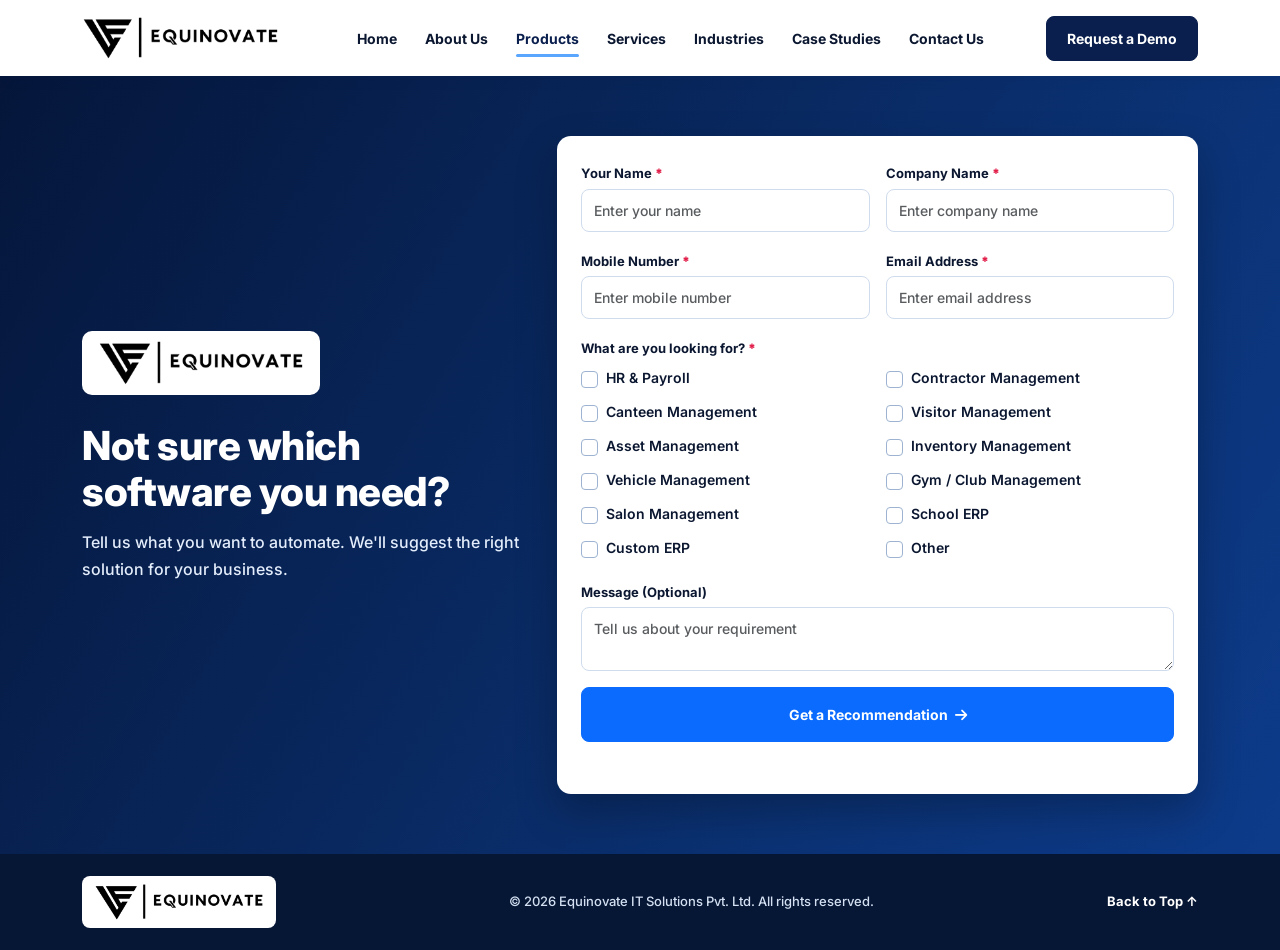
<file: products/get-recommendation.html>
<!DOCTYPE html>
<html lang="en">
<head>
    <meta charset="UTF-8">
    <meta name="viewport" content="width=device-width, initial-scale=1.0">
    <title>Not sure which software you need? | Equinovate IT Solutions Pvt. Ltd.</title>
    <meta name="description" content="Tell us what you want to automate. We&#x27;ll suggest the right Equinovate software for your business.">
    <link rel="icon" type="image/png" href="../images/favicon.png">
    <link rel="preconnect" href="https://fonts.googleapis.com">
    <link href="https://fonts.googleapis.com/css2?family=Inter:wght@400;500;600;700;800&display=swap" rel="stylesheet">
    <link href="https://cdn.jsdelivr.net/npm/bootstrap@5.3.3/dist/css/bootstrap.min.css" rel="stylesheet">
    <link rel="stylesheet" href="https://cdnjs.cloudflare.com/ajax/libs/font-awesome/6.5.2/css/all.min.css">
    <link rel="stylesheet" href="../css/product.css">
</head>
<body>
<nav class="navbar navbar-expand-lg pnav sticky-top">
    <div class="container">
        <a class="navbar-brand p-0" href="../index.html#home">
            <img src="../images/logo.png" alt="Equinovate IT Solutions Pvt. Ltd." class="logo-img">
        </a>
        <button class="navbar-toggler" type="button" data-bs-toggle="collapse" data-bs-target="#navbarMenu" aria-label="Toggle menu">
            <span class="navbar-toggler-icon"></span>
        </button>
        <div class="collapse navbar-collapse" id="navbarMenu">
            <ul class="navbar-nav mx-auto">
                <li class="nav-item"><a class="nav-link" href="../index.html#home">Home</a></li>
                <li class="nav-item"><a class="nav-link" href="../index.html#about">About Us</a></li>
                <li class="nav-item"><a class="nav-link active" href="../index.html#products">Products</a></li>
                <li class="nav-item"><a class="nav-link" href="../index.html#services">Services</a></li>
                <li class="nav-item"><a class="nav-link" href="../index.html#industries">Industries</a></li>
                <li class="nav-item"><a class="nav-link" href="../index.html#cases">Case Studies</a></li>
                <li class="nav-item"><a class="nav-link" href="../contact.html">Contact Us</a></li>
            </ul>
            <a href="#recommend" class="btn btn-navy">Request a Demo</a>
        </div>
    </div>
</nav>

<!-- CTA -->
<section class="cta-sec cta-page" id="recommend">
    <div class="container">
        <div class="row align-items-center g-4">
            <div class="col-lg-5">
                <a href="../index.html#home" class="cta-logo"><img src="../images/logo.png" alt="Equinovate IT Solutions Pvt. Ltd."></a>
                <h2>Not sure which software you need?</h2>
                <p class="cta-p">Tell us what you want to automate. We'll suggest the right solution for your business.</p>
            </div>
            <div class="col-lg-7">
                <div class="cta-card">
                    <form id="ctaForm" novalidate>
                        <div class="row g-3">
                            <div class="col-sm-6"><label for="cn">Your Name <b>*</b></label><input id="cn" type="text" class="form-control" required placeholder="Enter your name"></div>
                            <div class="col-sm-6"><label for="cc">Company Name <b>*</b></label><input id="cc" type="text" class="form-control" required placeholder="Enter company name"></div>
                            <div class="col-sm-6"><label for="cm">Mobile Number <b>*</b></label><input id="cm" type="tel" class="form-control" required placeholder="Enter mobile number"></div>
                            <div class="col-sm-6"><label for="ce">Email Address <b>*</b></label><input id="ce" type="email" class="form-control" required placeholder="Enter email address"></div>
                            <div class="col-12">
                                <label class="mb-2">What are you looking for? <b>*</b></label>
                                <div class="chk-grid">
                                <div class="form-check"><input class="form-check-input" type="checkbox" id="lk0" name="need" value="HR & Payroll"><label class="form-check-label" for="lk0">HR & Payroll</label></div>
                                <div class="form-check"><input class="form-check-input" type="checkbox" id="lk1" name="need" value="Contractor Management"><label class="form-check-label" for="lk1">Contractor Management</label></div>
                                <div class="form-check"><input class="form-check-input" type="checkbox" id="lk2" name="need" value="Canteen Management"><label class="form-check-label" for="lk2">Canteen Management</label></div>
                                <div class="form-check"><input class="form-check-input" type="checkbox" id="lk3" name="need" value="Visitor Management"><label class="form-check-label" for="lk3">Visitor Management</label></div>
                                <div class="form-check"><input class="form-check-input" type="checkbox" id="lk4" name="need" value="Asset Management"><label class="form-check-label" for="lk4">Asset Management</label></div>
                                <div class="form-check"><input class="form-check-input" type="checkbox" id="lk5" name="need" value="Inventory Management"><label class="form-check-label" for="lk5">Inventory Management</label></div>
                                <div class="form-check"><input class="form-check-input" type="checkbox" id="lk6" name="need" value="Vehicle Management"><label class="form-check-label" for="lk6">Vehicle Management</label></div>
                                <div class="form-check"><input class="form-check-input" type="checkbox" id="lk7" name="need" value="Gym / Club Management"><label class="form-check-label" for="lk7">Gym / Club Management</label></div>
                                <div class="form-check"><input class="form-check-input" type="checkbox" id="lk8" name="need" value="Salon Management"><label class="form-check-label" for="lk8">Salon Management</label></div>
                                <div class="form-check"><input class="form-check-input" type="checkbox" id="lk9" name="need" value="School ERP"><label class="form-check-label" for="lk9">School ERP</label></div>
                                <div class="form-check"><input class="form-check-input" type="checkbox" id="lk10" name="need" value="Custom ERP"><label class="form-check-label" for="lk10">Custom ERP</label></div>
                                <div class="form-check"><input class="form-check-input" type="checkbox" id="lk11" name="need" value="Other"><label class="form-check-label" for="lk11">Other</label></div>
                                </div>
                            </div>
                            <div class="col-12"><label for="cg">Message (Optional)</label><textarea id="cg" class="form-control" rows="2" placeholder="Tell us about your requirement"></textarea></div>
                            <div class="col-12">
                                <button type="submit" class="btn btn-blue w-100 py-3">Get a Recommendation <i class="fa-solid fa-arrow-right ms-1"></i></button>
                                <p class="form-msg" role="status"></p>
                            </div>
                        </div>
                    </form>
                </div>
            </div>
        </div>
    </div>
</section>

<!-- FOOTER -->
<footer class="p-footer">
    <div class="container d-flex flex-wrap align-items-center justify-content-between gap-3">
        <a class="flogo" href="../index.html#home"><img src="../images/logo.png" alt="Equinovate IT Solutions Pvt. Ltd."></a>
        <p>© <span class="js-year"></span> Equinovate IT Solutions Pvt. Ltd. All rights reserved.</p>
        <a href="#top" class="top" onclick="window.scrollTo({top:0,behavior:'smooth'});return false;">Back to Top ↑</a>
    </div>
</footer>

<button id="backTop" class="back-top" aria-label="Back to top"><i class="fa-solid fa-arrow-up"></i></button>

<script src="https://cdn.jsdelivr.net/npm/bootstrap@5.3.3/dist/js/bootstrap.bundle.min.js"></script>
<script src="../js/product.js"></script>
</body>
</html>
</file>
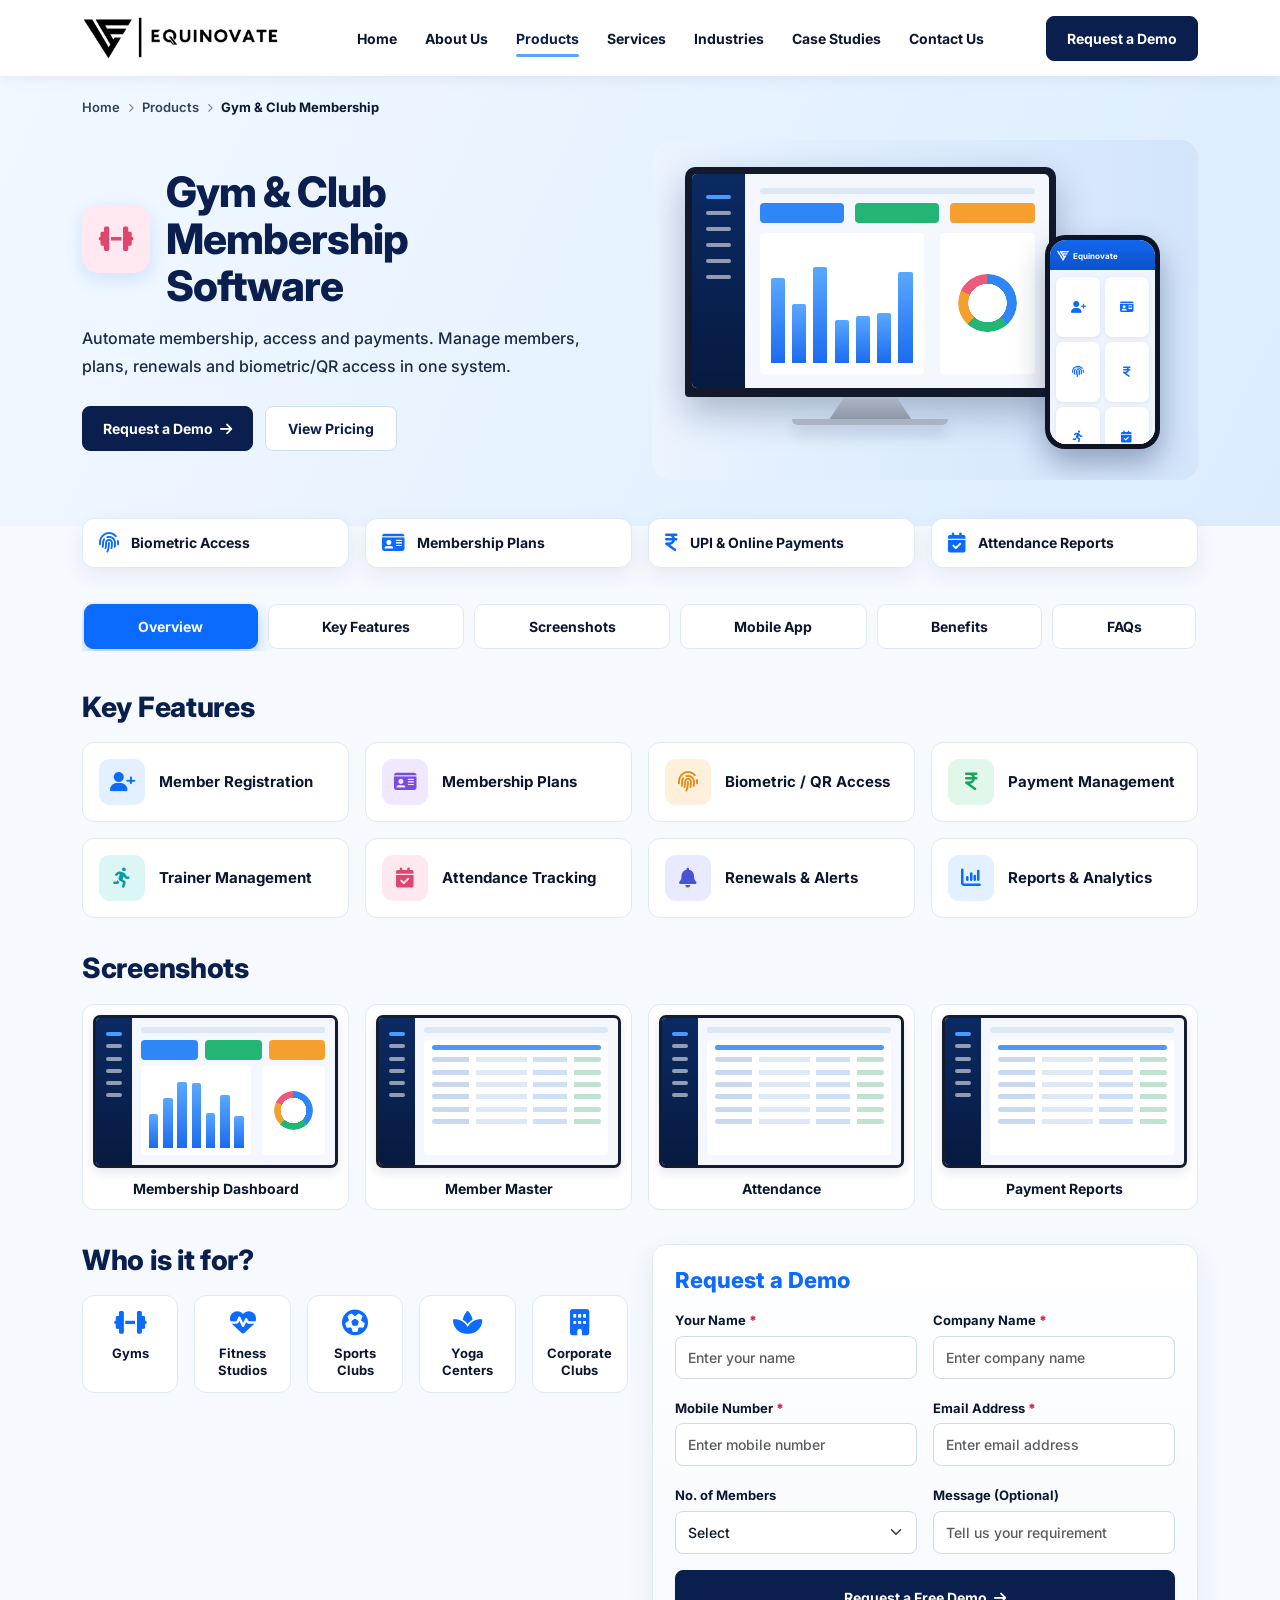
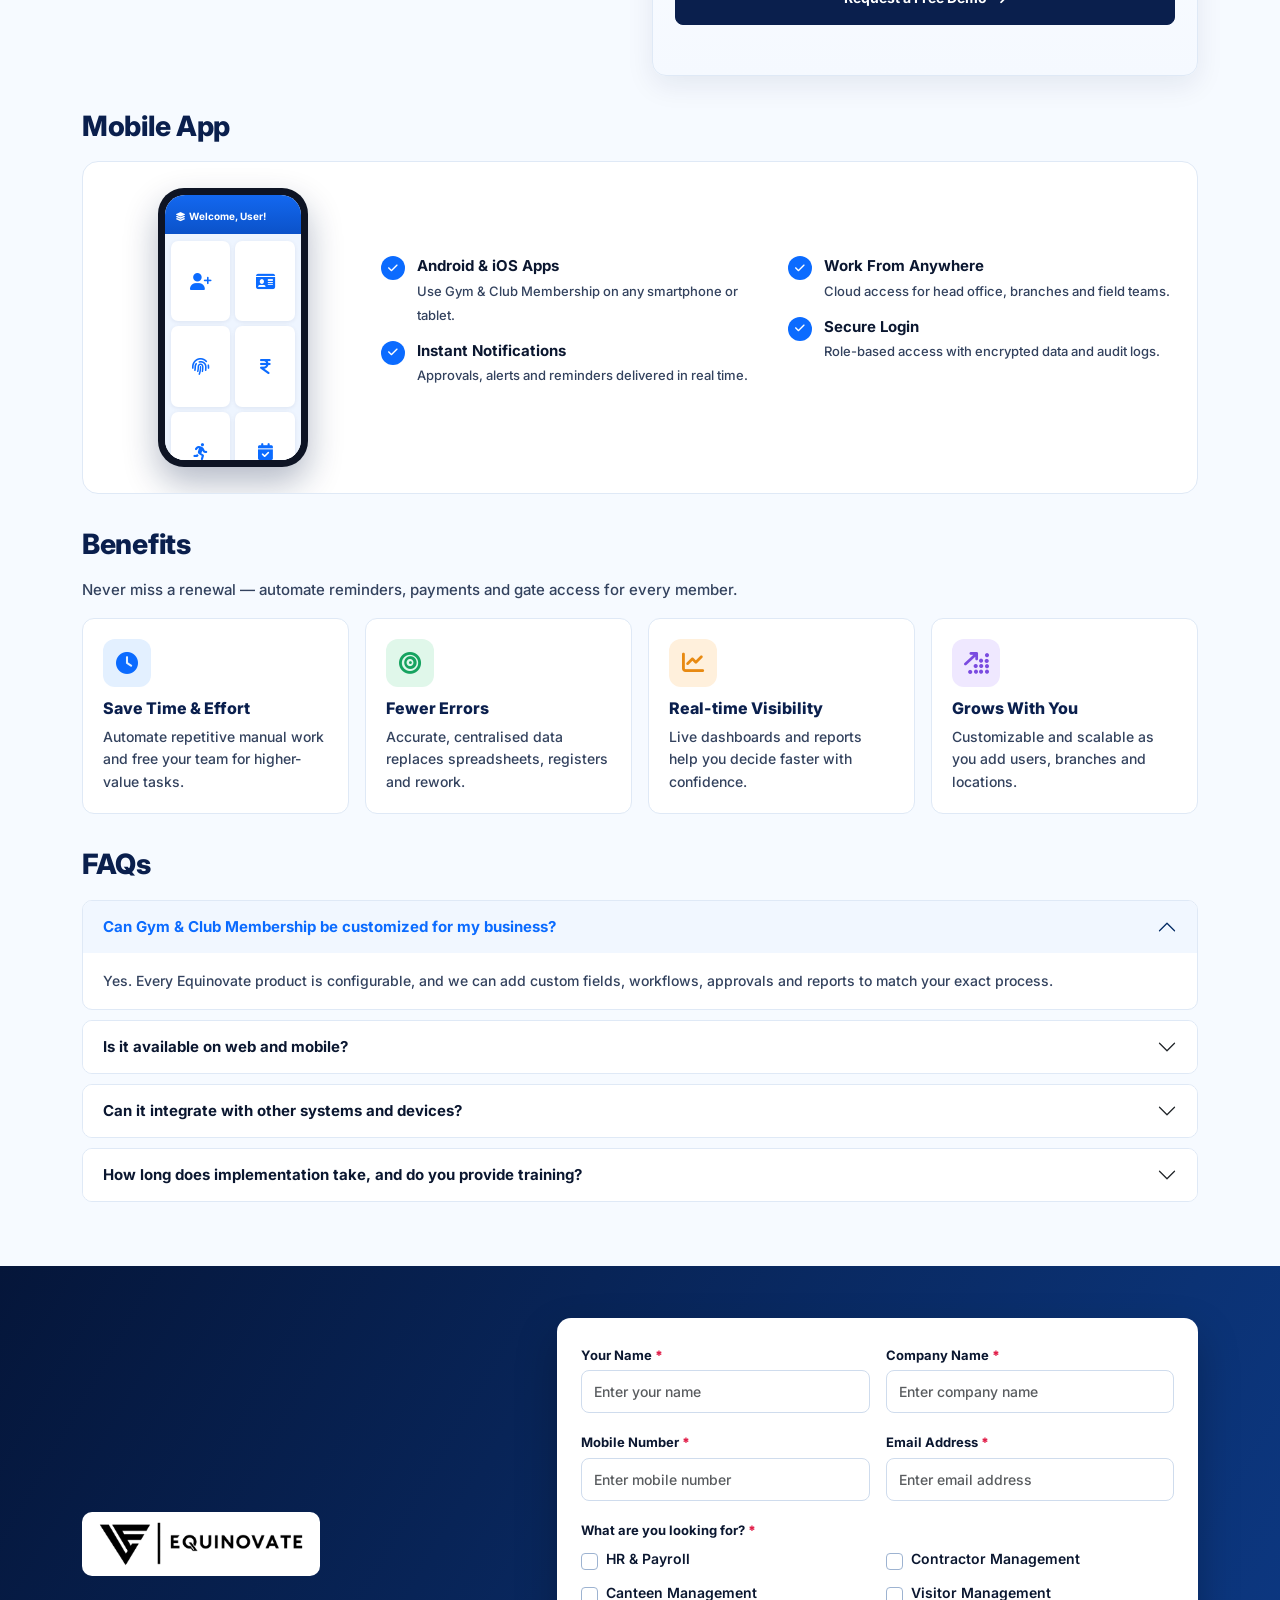
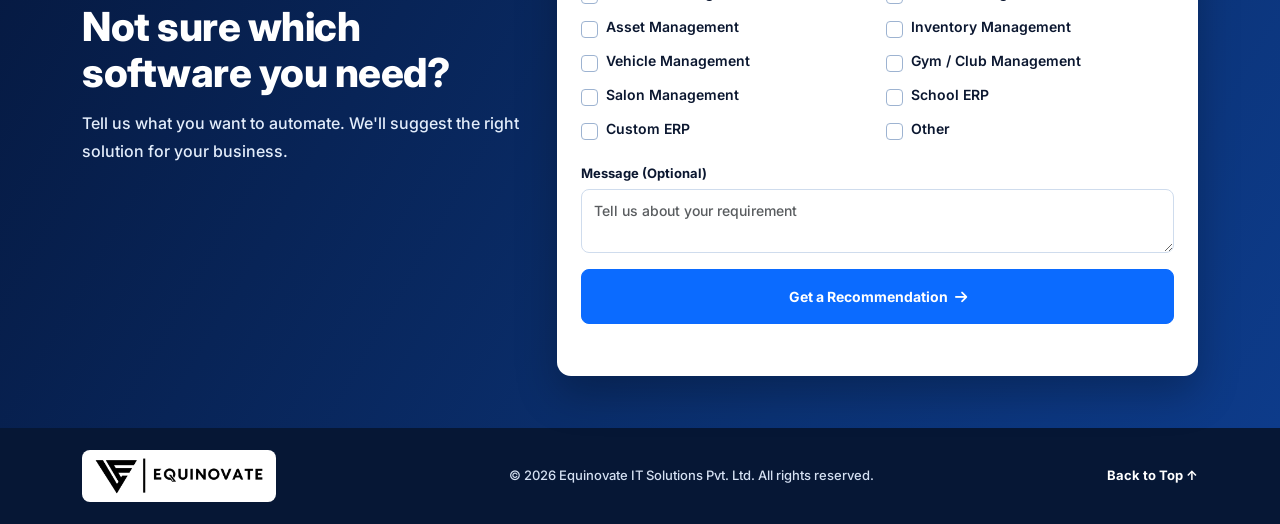
<file: products/gym-club-membership.html>
<!DOCTYPE html>
<html lang="en">
<head>
    <meta charset="UTF-8">
    <meta name="viewport" content="width=device-width, initial-scale=1.0">
    <title>Gym &amp; Club Membership Software | Equinovate IT Solutions Pvt. Ltd.</title>
    <meta name="description" content="Automate membership, access and payments. Manage members, plans, renewals and biometric/QR access in one system.">
    <link rel="icon" type="image/png" href="../images/favicon.png">
    <link rel="preconnect" href="https://fonts.googleapis.com">
    <link href="https://fonts.googleapis.com/css2?family=Inter:wght@400;500;600;700;800&display=swap" rel="stylesheet">
    <link href="https://cdn.jsdelivr.net/npm/bootstrap@5.3.3/dist/css/bootstrap.min.css" rel="stylesheet">
    <link rel="stylesheet" href="https://cdnjs.cloudflare.com/ajax/libs/font-awesome/6.5.2/css/all.min.css">
    <link rel="stylesheet" href="../css/product.css">
</head>
<body>
<nav class="navbar navbar-expand-lg pnav sticky-top">
    <div class="container">
        <a class="navbar-brand p-0" href="../index.html#home">
            <img src="../images/logo.png" alt="Equinovate IT Solutions Pvt. Ltd." class="logo-img">
        </a>
        <button class="navbar-toggler" type="button" data-bs-toggle="collapse" data-bs-target="#navbarMenu" aria-label="Toggle menu">
            <span class="navbar-toggler-icon"></span>
        </button>
        <div class="collapse navbar-collapse" id="navbarMenu">
            <ul class="navbar-nav mx-auto">
                <li class="nav-item"><a class="nav-link" href="../index.html#home">Home</a></li>
                <li class="nav-item"><a class="nav-link" href="../index.html#about">About Us</a></li>
                <li class="nav-item"><a class="nav-link active" href="../index.html#products">Products</a></li>
                <li class="nav-item"><a class="nav-link" href="../index.html#services">Services</a></li>
                <li class="nav-item"><a class="nav-link" href="../index.html#industries">Industries</a></li>
                <li class="nav-item"><a class="nav-link" href="../index.html#cases">Case Studies</a></li>
                <li class="nav-item"><a class="nav-link" href="../contact.html">Contact Us</a></li>
            </ul>
            <a href="#demo" class="btn btn-navy">Request a Demo</a>
        </div>
    </div>
</nav>

<!-- HERO -->
<section class="p-hero">
    <div class="container">
        <div class="crumbs">
            <a href="../index.html#home">Home</a><i class="fa-solid fa-chevron-right"></i>
            <a href="../index.html#products">Products</a><i class="fa-solid fa-chevron-right"></i>
            <span class="cur">Gym &amp; Club Membership</span>
        </div>
        <div class="row align-items-center g-4">
            <div class="col-lg-6">
                <div class="p-title p-title-h1"><div class="p-ico c-pink"><i class="fa-solid fa-dumbbell"></i></div><h1>Gym & Club Membership<br>Software</h1></div>
                <p class="lead-p">Automate membership, access and payments. Manage members, plans, renewals and biometric/QR access in one system.</p>
                <div class="hero-btns">
                    <a href="#demo" class="btn btn-navy">Request a Demo <i class="fa-solid fa-arrow-right ms-1"></i></a>
                    <a href="../index.html#contact" class="btn btn-ghost">View Pricing</a>
                </div>
            </div>
            <div class="col-lg-6">
                <div class="hero-visual" style="background-image:url('https://images.unsplash.com/photo-1534438327276-14e5300c3a48?auto=format&fit=crop&w=1000&q=75')">
                    <div class="device-monitor">
                        <div class="monitor-bezel"><div class="mock"><div class="sb"><i></i><i></i><i></i><i></i><i></i><i></i></div><div class="mc"><div class="tb"></div><div class="kp"><b></b><b></b><b></b></div><div class="ch"><div class="bars"><i style="height:71%"></i><i style="height:49%"></i><i style="height:80%"></i><i style="height:36%"></i><i style="height:39%"></i><i style="height:42%"></i><i style="height:76%"></i></div><div class="donut"><i></i></div></div></div></div></div>
                        <div class="monitor-stand"></div><div class="monitor-base"></div>
                    </div>
                    <div class="device-phone"><div class="phone-screen">
                        <div class="phone-top"><img src="../images/logo-mark-white.png" alt="" class="pt-logo"> Equinovate</div>
                        <div class="phone-grid"><span><i class="fa-solid fa-user-plus"></i></span><span><i class="fa-solid fa-id-card"></i></span><span><i class="fa-solid fa-fingerprint"></i></span><span><i class="fa-solid fa-indian-rupee-sign"></i></span><span><i class="fa-solid fa-person-running"></i></span><span><i class="fa-solid fa-calendar-check"></i></span></div>
                    </div></div>
                </div>
            </div>
        </div>
    </div>
</section>

<!-- HIGHLIGHTS -->
<section class="chips-row">
    <div class="container">
        <div class="row g-3">
            <div class="col-6 col-lg-3"><div class="chip-box"><i class="fa-solid fa-fingerprint"></i><span>Biometric Access</span></div></div>
            <div class="col-6 col-lg-3"><div class="chip-box"><i class="fa-solid fa-id-card"></i><span>Membership Plans</span></div></div>
            <div class="col-6 col-lg-3"><div class="chip-box"><i class="fa-solid fa-indian-rupee-sign"></i><span>UPI & Online Payments</span></div></div>
            <div class="col-6 col-lg-3"><div class="chip-box"><i class="fa-solid fa-calendar-check"></i><span>Attendance Reports</span></div></div>
        </div>
    </div>
</section>

<!-- TABS -->
<div class="ptabs-wrap">
    <div class="container">
        <nav class="ptabs" aria-label="Page sections">
            <a href="#overview" class="active">Overview</a>
            <a href="#features">Key Features</a>
            <a href="#screenshots">Screenshots</a>
            <a href="#mobile">Mobile App</a>
            <a href="#benefits">Benefits</a>
            <a href="#faqs">FAQs</a>
        </nav>
    </div>
</div>

<main>
<span id="overview"></span>

<!-- KEY FEATURES -->
<section class="psec" id="features">
    <div class="container">
        <h2>Key Features</h2>
        <div class="row g-3">
            <div class="col-12 col-sm-6 col-lg-3"><div class="feat"><div class="fi c-blue"><i class="fa-solid fa-user-plus"></i></div><b>Member Registration</b></div></div>
            <div class="col-12 col-sm-6 col-lg-3"><div class="feat"><div class="fi c-purple"><i class="fa-solid fa-id-card"></i></div><b>Membership Plans</b></div></div>
            <div class="col-12 col-sm-6 col-lg-3"><div class="feat"><div class="fi c-orange"><i class="fa-solid fa-fingerprint"></i></div><b>Biometric / QR Access</b></div></div>
            <div class="col-12 col-sm-6 col-lg-3"><div class="feat"><div class="fi c-green"><i class="fa-solid fa-indian-rupee-sign"></i></div><b>Payment Management</b></div></div>
            <div class="col-12 col-sm-6 col-lg-3"><div class="feat"><div class="fi c-teal"><i class="fa-solid fa-person-running"></i></div><b>Trainer Management</b></div></div>
            <div class="col-12 col-sm-6 col-lg-3"><div class="feat"><div class="fi c-pink"><i class="fa-solid fa-calendar-check"></i></div><b>Attendance Tracking</b></div></div>
            <div class="col-12 col-sm-6 col-lg-3"><div class="feat"><div class="fi c-indigo"><i class="fa-solid fa-bell"></i></div><b>Renewals & Alerts</b></div></div>
            <div class="col-12 col-sm-6 col-lg-3"><div class="feat"><div class="fi c-blue"><i class="fa-solid fa-chart-column"></i></div><b>Reports & Analytics</b></div></div>
        </div>
    </div>
</section>

<!-- SCREENSHOTS -->
<section class="psec" id="screenshots">
    <div class="container">
        <h2>Screenshots</h2>
        <div class="row g-3">
            <div class="col-6 col-lg-3"><div class="shot"><div class="mock"><div class="sb"><i></i><i></i><i></i><i></i><i></i><i></i></div><div class="mc"><div class="tb"></div><div class="kp"><b></b><b></b><b></b></div><div class="ch"><div class="bars"><i style="height:45%"></i><i style="height:67%"></i><i style="height:88%"></i><i style="height:87%"></i><i style="height:47%"></i><i style="height:71%"></i><i style="height:43%"></i></div><div class="donut"><i></i></div></div></div></div><span>Membership Dashboard</span></div></div>
            <div class="col-6 col-lg-3"><div class="shot"><div class="mock"><div class="sb"><i></i><i></i><i></i><i></i><i></i><i></i></div><div class="mc"><div class="tb"></div><div class="tbl"><i></i><i></i><i></i><i></i><i></i><i></i><i></i></div></div></div><span>Member Master</span></div></div>
            <div class="col-6 col-lg-3"><div class="shot"><div class="mock"><div class="sb"><i></i><i></i><i></i><i></i><i></i><i></i></div><div class="mc"><div class="tb"></div><div class="tbl"><i></i><i></i><i></i><i></i><i></i><i></i><i></i></div></div></div><span>Attendance</span></div></div>
            <div class="col-6 col-lg-3"><div class="shot"><div class="mock"><div class="sb"><i></i><i></i><i></i><i></i><i></i><i></i></div><div class="mc"><div class="tb"></div><div class="tbl"><i></i><i></i><i></i><i></i><i></i><i></i><i></i></div></div></div><span>Payment Reports</span></div></div>
        </div>
    </div>
</section>

<!-- WHO + DEMO -->
<section class="psec" id="demo">
    <div class="container">
        <div class="row g-4">
            <div class="col-lg-6">
                <h2>Who is it for?</h2>
                <div class="row g-3">
                <div class="col-6 col-sm-4 col-xl"><div class="who-card"><i class="fa-solid fa-dumbbell"></i><span>Gyms</span></div></div>
                <div class="col-6 col-sm-4 col-xl"><div class="who-card"><i class="fa-solid fa-heart-pulse"></i><span>Fitness Studios</span></div></div>
                <div class="col-6 col-sm-4 col-xl"><div class="who-card"><i class="fa-solid fa-futbol"></i><span>Sports Clubs</span></div></div>
                <div class="col-6 col-sm-4 col-xl"><div class="who-card"><i class="fa-solid fa-spa"></i><span>Yoga Centers</span></div></div>
                <div class="col-6 col-sm-4 col-xl"><div class="who-card"><i class="fa-solid fa-building"></i><span>Corporate Clubs</span></div></div>
                </div>
            </div>
            <div class="col-lg-6">
                <div class="demo-card">
                    <h3>Request a Demo</h3>
                    <form id="demoForm" novalidate>
                        <div class="row g-3">
                            <div class="col-sm-6"><label for="dn">Your Name <b>*</b></label><input id="dn" type="text" class="form-control" required placeholder="Enter your name"></div>
                            <div class="col-sm-6"><label for="dc">Company Name <b>*</b></label><input id="dc" type="text" class="form-control" required placeholder="Enter company name"></div>
                            <div class="col-sm-6"><label for="dm">Mobile Number <b>*</b></label><input id="dm" type="tel" class="form-control" required placeholder="Enter mobile number"></div>
                            <div class="col-sm-6"><label for="de">Email Address <b>*</b></label><input id="de" type="email" class="form-control" required placeholder="Enter email address"></div>
                            <div class="col-sm-6"><label for="ds">No. of Members</label><select id="ds" class="form-select"><option value="">Select</option><option>1 – 100</option><option>101 – 500</option><option>501 – 2000</option><option>2000+</option></select></div>
                            <div class="col-sm-6"><label for="dg">Message (Optional)</label><input id="dg" type="text" class="form-control" placeholder="Tell us your requirement"></div>
                            <div class="col-12">
                                <button type="submit" class="btn btn-navy w-100 py-3">Request a Free Demo <i class="fa-solid fa-arrow-right ms-1"></i></button>
                                <p class="form-msg" role="status"></p>
                            </div>
                        </div>
                    </form>
                </div>
            </div>
        </div>
    </div>
</section>

<!-- MOBILE APP -->
<section class="psec" id="mobile">
    <div class="container">
        <h2>Mobile App</h2>
        <div class="app-box">
            <div class="row align-items-center g-4">
                <div class="col-md-4 col-lg-3">
                    <div class="app-phone"><div class="phone-screen">
                        <div class="phone-top"><i class="fa-solid fa-layer-group"></i> Welcome, User!</div>
                        <div class="phone-grid"><span><i class="fa-solid fa-user-plus"></i></span><span><i class="fa-solid fa-id-card"></i></span><span><i class="fa-solid fa-fingerprint"></i></span><span><i class="fa-solid fa-indian-rupee-sign"></i></span><span><i class="fa-solid fa-person-running"></i></span><span><i class="fa-solid fa-calendar-check"></i></span></div>
                    </div></div>
                </div>
                <div class="col-md-8 col-lg-9">
                    <div class="row">
                        <div class="col-lg-6"><div class="tick"><i class="fa-solid fa-check"></i><div><b>Android &amp; iOS Apps</b><small>Use Gym &amp; Club Membership on any smartphone or tablet.</small></div></div>
                        <div class="tick"><i class="fa-solid fa-check"></i><div><b>Instant Notifications</b><small>Approvals, alerts and reminders delivered in real time.</small></div></div></div>
                        <div class="col-lg-6"><div class="tick"><i class="fa-solid fa-check"></i><div><b>Work From Anywhere</b><small>Cloud access for head office, branches and field teams.</small></div></div>
                        <div class="tick"><i class="fa-solid fa-check"></i><div><b>Secure Login</b><small>Role-based access with encrypted data and audit logs.</small></div></div></div>
                    </div>
                </div>
            </div>
        </div>
    </div>
</section>

<!-- BENEFITS -->
<section class="psec" id="benefits">
    <div class="container">
        <h2>Benefits</h2>
        <p class="mb-3" style="font-size:15px;color:var(--muted)">Never miss a renewal — automate reminders, payments and gate access for every member.</p>
        <div class="row g-3">
            <div class="col-12 col-sm-6 col-lg-3"><div class="ben"><i class="fa-solid fa-clock c-blue"></i><h5>Save Time & Effort</h5><p>Automate repetitive manual work and free your team for higher-value tasks.</p></div></div>
            <div class="col-12 col-sm-6 col-lg-3"><div class="ben"><i class="fa-solid fa-bullseye c-green"></i><h5>Fewer Errors</h5><p>Accurate, centralised data replaces spreadsheets, registers and rework.</p></div></div>
            <div class="col-12 col-sm-6 col-lg-3"><div class="ben"><i class="fa-solid fa-chart-line c-orange"></i><h5>Real-time Visibility</h5><p>Live dashboards and reports help you decide faster with confidence.</p></div></div>
            <div class="col-12 col-sm-6 col-lg-3"><div class="ben"><i class="fa-solid fa-arrow-up-right-dots c-purple"></i><h5>Grows With You</h5><p>Customizable and scalable as you add users, branches and locations.</p></div></div>
        </div>
    </div>
</section>

<!-- FAQ -->
<section class="psec" id="faqs">
    <div class="container">
        <h2>FAQs</h2>
        <div class="accordion" id="faqList">
                <div class="accordion-item">
                    <h3 class="accordion-header"><button class="accordion-button" type="button" data-bs-toggle="collapse" data-bs-target="#faq0">Can Gym & Club Membership be customized for my business?</button></h3>
                    <div id="faq0" class="accordion-collapse collapse show" data-bs-parent="#faqList"><div class="accordion-body">Yes. Every Equinovate product is configurable, and we can add custom fields, workflows, approvals and reports to match your exact process.</div></div>
                </div>
                <div class="accordion-item">
                    <h3 class="accordion-header"><button class="accordion-button collapsed" type="button" data-bs-toggle="collapse" data-bs-target="#faq1">Is it available on web and mobile?</button></h3>
                    <div id="faq1" class="accordion-collapse collapse" data-bs-parent="#faqList"><div class="accordion-body">Yes. Gym & Club Membership is a cloud-based web application with companion Android and iOS apps, so your team can work from the office or on the move.</div></div>
                </div>
                <div class="accordion-item">
                    <h3 class="accordion-header"><button class="accordion-button collapsed" type="button" data-bs-toggle="collapse" data-bs-target="#faq2">Can it integrate with other systems and devices?</button></h3>
                    <div id="faq2" class="accordion-collapse collapse" data-bs-parent="#faqList"><div class="accordion-body">Yes. We integrate with biometric and QR devices, WhatsApp / SMS gateways, payment gateways, accounting software and SAP or other ERPs as required.</div></div>
                </div>
                <div class="accordion-item">
                    <h3 class="accordion-header"><button class="accordion-button collapsed" type="button" data-bs-toggle="collapse" data-bs-target="#faq3">How long does implementation take, and do you provide training?</button></h3>
                    <div id="faq3" class="accordion-collapse collapse" data-bs-parent="#faqList"><div class="accordion-body">Most standard deployments go live in a few weeks. We provide data migration, user training and ongoing support after go-live.</div></div>
                </div>
        </div>
    </div>
</section>
</main>

<!-- CTA -->
<section class="cta-sec" id="recommend">
    <div class="container">
        <div class="row align-items-center g-4">
            <div class="col-lg-5">
                <a href="../index.html#home" class="cta-logo"><img src="../images/logo.png" alt="Equinovate IT Solutions Pvt. Ltd."></a>
                <h2>Not sure which software you need?</h2>
                <p class="cta-p">Tell us what you want to automate. We'll suggest the right solution for your business.</p>
            </div>
            <div class="col-lg-7">
                <div class="cta-card">
                    <form id="ctaForm" novalidate>
                        <div class="row g-3">
                            <div class="col-sm-6"><label for="cn">Your Name <b>*</b></label><input id="cn" type="text" class="form-control" required placeholder="Enter your name"></div>
                            <div class="col-sm-6"><label for="cc">Company Name <b>*</b></label><input id="cc" type="text" class="form-control" required placeholder="Enter company name"></div>
                            <div class="col-sm-6"><label for="cm">Mobile Number <b>*</b></label><input id="cm" type="tel" class="form-control" required placeholder="Enter mobile number"></div>
                            <div class="col-sm-6"><label for="ce">Email Address <b>*</b></label><input id="ce" type="email" class="form-control" required placeholder="Enter email address"></div>
                            <div class="col-12">
                                <label class="mb-2">What are you looking for? <b>*</b></label>
                                <div class="chk-grid">
                                <div class="form-check"><input class="form-check-input" type="checkbox" id="lk0" name="need" value="HR & Payroll"><label class="form-check-label" for="lk0">HR & Payroll</label></div>
                                <div class="form-check"><input class="form-check-input" type="checkbox" id="lk1" name="need" value="Contractor Management"><label class="form-check-label" for="lk1">Contractor Management</label></div>
                                <div class="form-check"><input class="form-check-input" type="checkbox" id="lk2" name="need" value="Canteen Management"><label class="form-check-label" for="lk2">Canteen Management</label></div>
                                <div class="form-check"><input class="form-check-input" type="checkbox" id="lk3" name="need" value="Visitor Management"><label class="form-check-label" for="lk3">Visitor Management</label></div>
                                <div class="form-check"><input class="form-check-input" type="checkbox" id="lk4" name="need" value="Asset Management"><label class="form-check-label" for="lk4">Asset Management</label></div>
                                <div class="form-check"><input class="form-check-input" type="checkbox" id="lk5" name="need" value="Inventory Management"><label class="form-check-label" for="lk5">Inventory Management</label></div>
                                <div class="form-check"><input class="form-check-input" type="checkbox" id="lk6" name="need" value="Vehicle Management"><label class="form-check-label" for="lk6">Vehicle Management</label></div>
                                <div class="form-check"><input class="form-check-input" type="checkbox" id="lk7" name="need" value="Gym / Club Management"><label class="form-check-label" for="lk7">Gym / Club Management</label></div>
                                <div class="form-check"><input class="form-check-input" type="checkbox" id="lk8" name="need" value="Salon Management"><label class="form-check-label" for="lk8">Salon Management</label></div>
                                <div class="form-check"><input class="form-check-input" type="checkbox" id="lk9" name="need" value="School ERP"><label class="form-check-label" for="lk9">School ERP</label></div>
                                <div class="form-check"><input class="form-check-input" type="checkbox" id="lk10" name="need" value="Custom ERP"><label class="form-check-label" for="lk10">Custom ERP</label></div>
                                <div class="form-check"><input class="form-check-input" type="checkbox" id="lk11" name="need" value="Other"><label class="form-check-label" for="lk11">Other</label></div>
                                </div>
                            </div>
                            <div class="col-12"><label for="cg">Message (Optional)</label><textarea id="cg" class="form-control" rows="2" placeholder="Tell us about your requirement"></textarea></div>
                            <div class="col-12">
                                <button type="submit" class="btn btn-blue w-100 py-3">Get a Recommendation <i class="fa-solid fa-arrow-right ms-1"></i></button>
                                <p class="form-msg" role="status"></p>
                            </div>
                        </div>
                    </form>
                </div>
            </div>
        </div>
    </div>
</section>

<!-- FOOTER -->
<footer class="p-footer">
    <div class="container d-flex flex-wrap align-items-center justify-content-between gap-3">
        <a class="flogo" href="../index.html#home"><img src="../images/logo.png" alt="Equinovate IT Solutions Pvt. Ltd."></a>
        <p>© <span class="js-year"></span> Equinovate IT Solutions Pvt. Ltd. All rights reserved.</p>
        <a href="#top" class="top" onclick="window.scrollTo({top:0,behavior:'smooth'});return false;">Back to Top ↑</a>
    </div>
</footer>

<button id="backTop" class="back-top" aria-label="Back to top"><i class="fa-solid fa-arrow-up"></i></button>

<script src="https://cdn.jsdelivr.net/npm/bootstrap@5.3.3/dist/js/bootstrap.bundle.min.js"></script>
<script src="../js/product.js"></script>
</body>
</html>
</file>
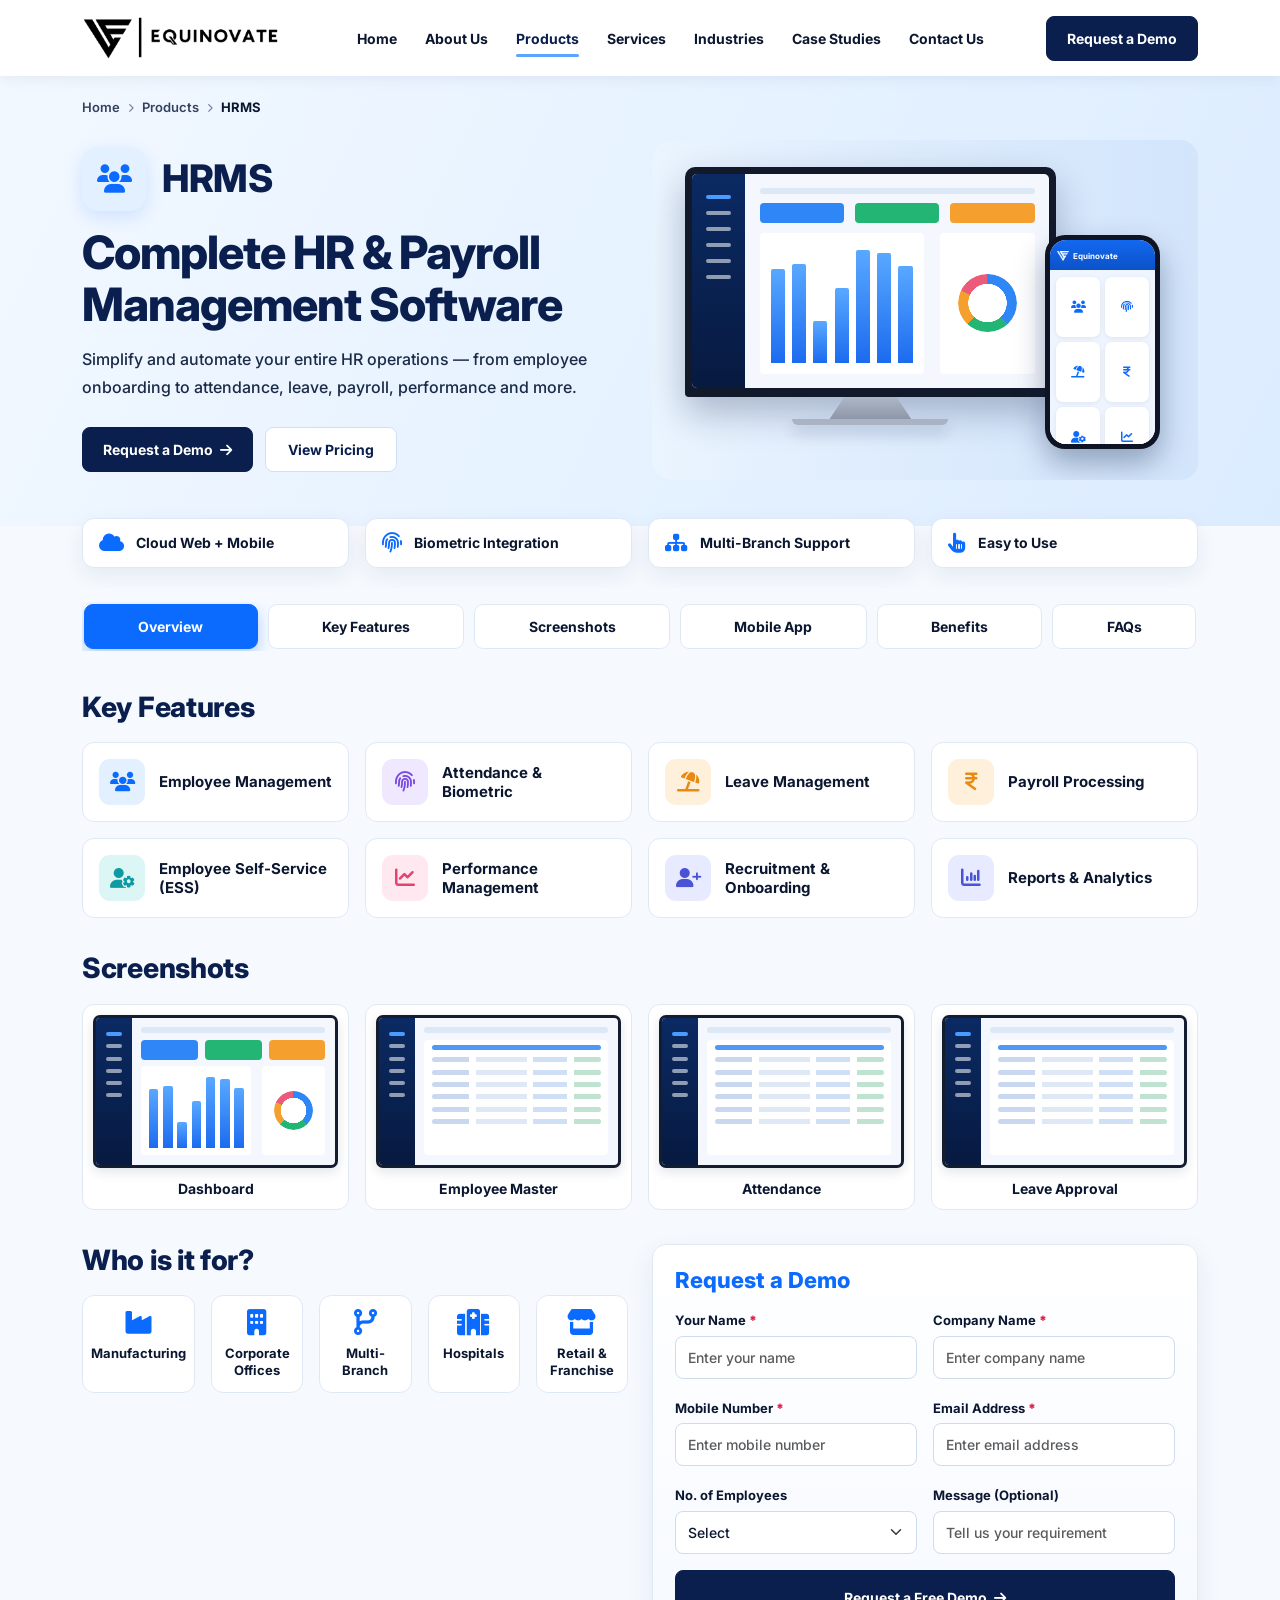
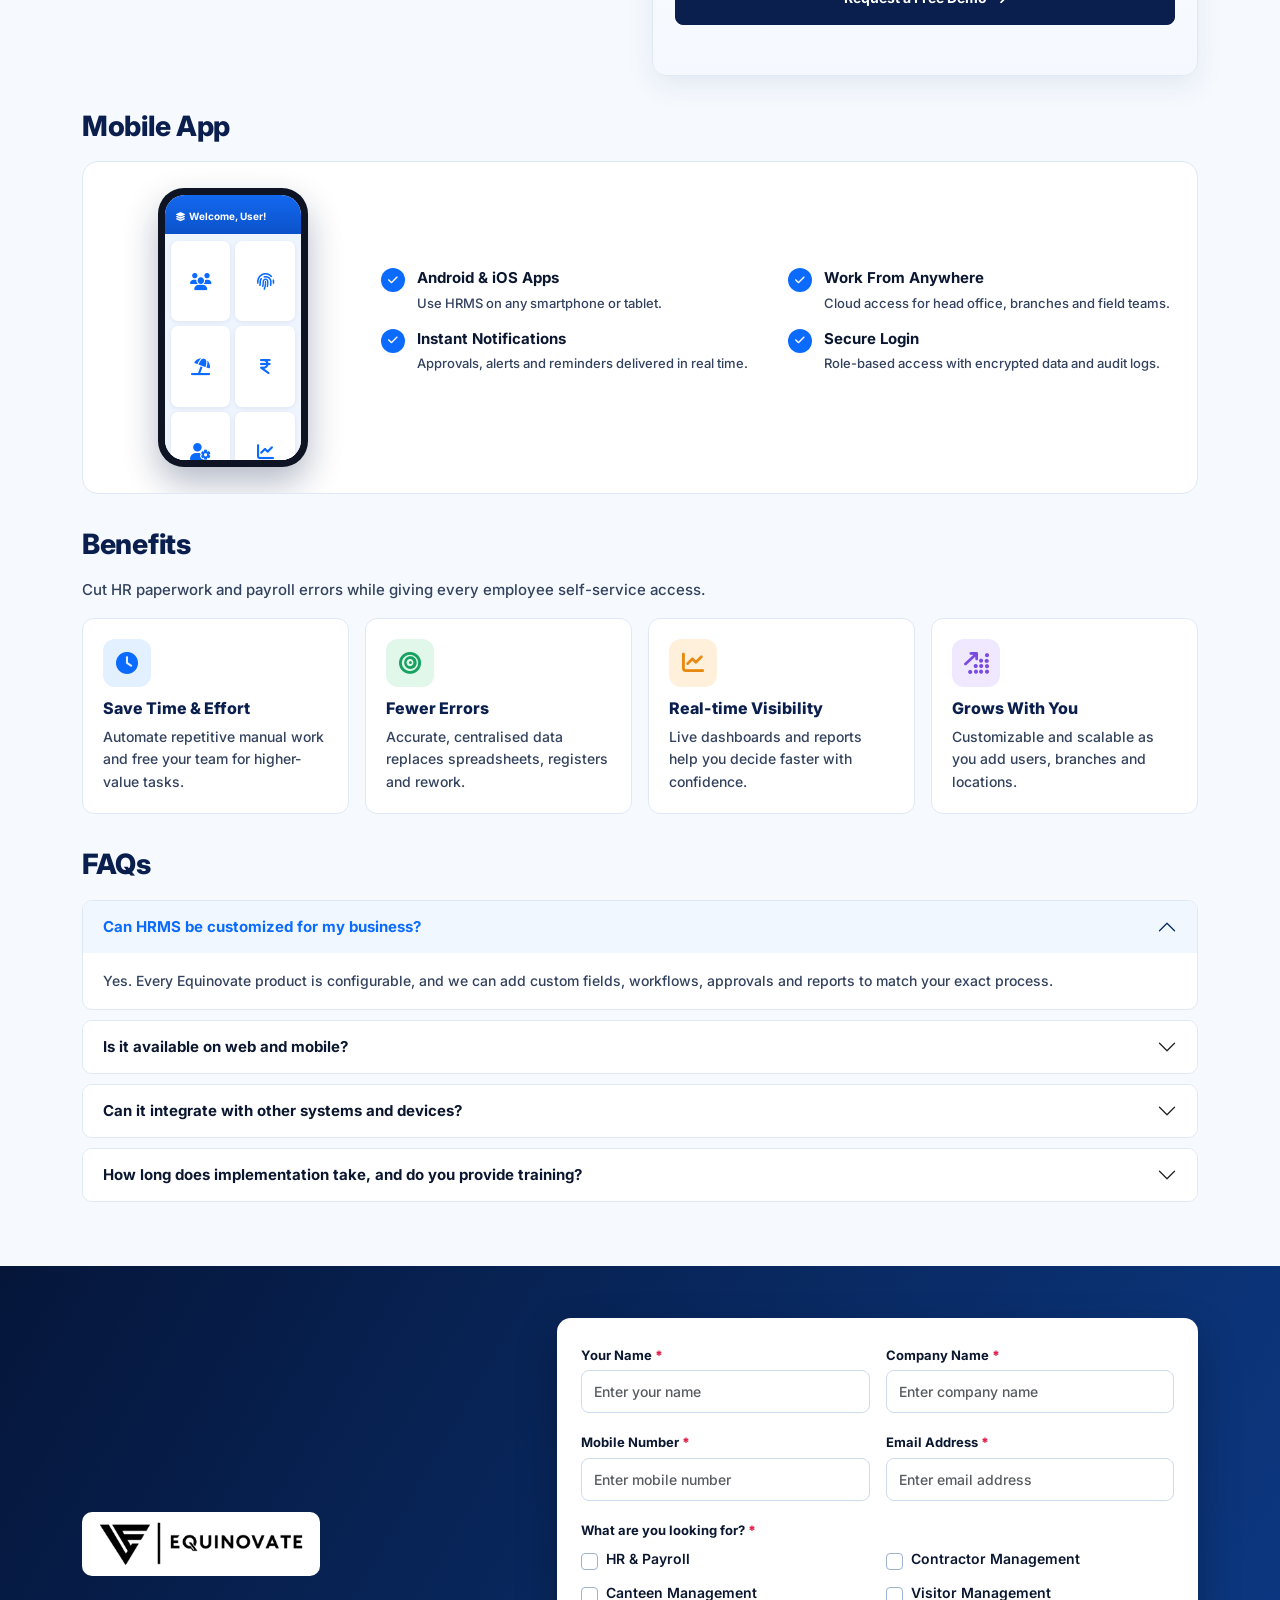
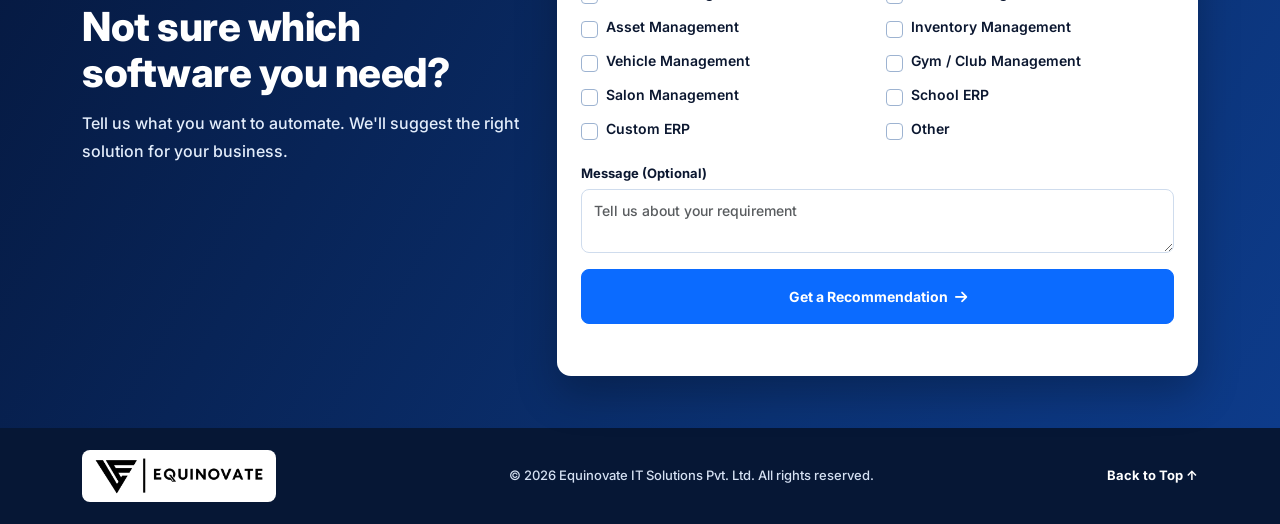
<file: products/hrms.html>
<!DOCTYPE html>
<html lang="en">
<head>
    <meta charset="UTF-8">
    <meta name="viewport" content="width=device-width, initial-scale=1.0">
    <title>HRMS Software | Equinovate IT Solutions Pvt. Ltd.</title>
    <meta name="description" content="Simplify and automate your entire HR operations — from employee onboarding to attendance, leave, payroll, performance and more.">
    <link rel="icon" type="image/png" href="../images/favicon.png">
    <link rel="preconnect" href="https://fonts.googleapis.com">
    <link href="https://fonts.googleapis.com/css2?family=Inter:wght@400;500;600;700;800&display=swap" rel="stylesheet">
    <link href="https://cdn.jsdelivr.net/npm/bootstrap@5.3.3/dist/css/bootstrap.min.css" rel="stylesheet">
    <link rel="stylesheet" href="https://cdnjs.cloudflare.com/ajax/libs/font-awesome/6.5.2/css/all.min.css">
    <link rel="stylesheet" href="../css/product.css">
</head>
<body>
<nav class="navbar navbar-expand-lg pnav sticky-top">
    <div class="container">
        <a class="navbar-brand p-0" href="../index.html#home">
            <img src="../images/logo.png" alt="Equinovate IT Solutions Pvt. Ltd." class="logo-img">
        </a>
        <button class="navbar-toggler" type="button" data-bs-toggle="collapse" data-bs-target="#navbarMenu" aria-label="Toggle menu">
            <span class="navbar-toggler-icon"></span>
        </button>
        <div class="collapse navbar-collapse" id="navbarMenu">
            <ul class="navbar-nav mx-auto">
                <li class="nav-item"><a class="nav-link" href="../index.html#home">Home</a></li>
                <li class="nav-item"><a class="nav-link" href="../index.html#about">About Us</a></li>
                <li class="nav-item"><a class="nav-link active" href="../index.html#products">Products</a></li>
                <li class="nav-item"><a class="nav-link" href="../index.html#services">Services</a></li>
                <li class="nav-item"><a class="nav-link" href="../index.html#industries">Industries</a></li>
                <li class="nav-item"><a class="nav-link" href="../index.html#cases">Case Studies</a></li>
                <li class="nav-item"><a class="nav-link" href="../contact.html">Contact Us</a></li>
            </ul>
            <a href="#demo" class="btn btn-navy">Request a Demo</a>
        </div>
    </div>
</nav>

<!-- HERO -->
<section class="p-hero">
    <div class="container">
        <div class="crumbs">
            <a href="../index.html#home">Home</a><i class="fa-solid fa-chevron-right"></i>
            <a href="../index.html#products">Products</a><i class="fa-solid fa-chevron-right"></i>
            <span class="cur">HRMS</span>
        </div>
        <div class="row align-items-center g-4">
            <div class="col-lg-6">
                <div class="p-title"><div class="p-ico c-blue"><i class="fa-solid fa-users"></i></div><div class="p-name">HRMS</div></div>
                <h1>Complete HR & Payroll<br>Management Software</h1>
                <p class="lead-p">Simplify and automate your entire HR operations — from employee onboarding to attendance, leave, payroll, performance and more.</p>
                <div class="hero-btns">
                    <a href="#demo" class="btn btn-navy">Request a Demo <i class="fa-solid fa-arrow-right ms-1"></i></a>
                    <a href="../index.html#contact" class="btn btn-ghost">View Pricing</a>
                </div>
            </div>
            <div class="col-lg-6">
                <div class="hero-visual" style="background-image:url('https://images.unsplash.com/photo-1521737711867-e3b97375f902?auto=format&fit=crop&w=1000&q=75')">
                    <div class="device-monitor">
                        <div class="monitor-bezel"><div class="mock"><div class="sb"><i></i><i></i><i></i><i></i><i></i><i></i></div><div class="mc"><div class="tb"></div><div class="kp"><b></b><b></b><b></b></div><div class="ch"><div class="bars"><i style="height:79%"></i><i style="height:83%"></i><i style="height:35%"></i><i style="height:63%"></i><i style="height:95%"></i><i style="height:92%"></i><i style="height:81%"></i></div><div class="donut"><i></i></div></div></div></div></div>
                        <div class="monitor-stand"></div><div class="monitor-base"></div>
                    </div>
                    <div class="device-phone"><div class="phone-screen">
                        <div class="phone-top"><img src="../images/logo-mark-white.png" alt="" class="pt-logo"> Equinovate</div>
                        <div class="phone-grid"><span><i class="fa-solid fa-users"></i></span><span><i class="fa-solid fa-fingerprint"></i></span><span><i class="fa-solid fa-umbrella-beach"></i></span><span><i class="fa-solid fa-indian-rupee-sign"></i></span><span><i class="fa-solid fa-user-gear"></i></span><span><i class="fa-solid fa-chart-line"></i></span></div>
                    </div></div>
                </div>
            </div>
        </div>
    </div>
</section>

<!-- HIGHLIGHTS -->
<section class="chips-row">
    <div class="container">
        <div class="row g-3">
            <div class="col-6 col-lg-3"><div class="chip-box"><i class="fa-solid fa-cloud"></i><span>Cloud Web + Mobile</span></div></div>
            <div class="col-6 col-lg-3"><div class="chip-box"><i class="fa-solid fa-fingerprint"></i><span>Biometric Integration</span></div></div>
            <div class="col-6 col-lg-3"><div class="chip-box"><i class="fa-solid fa-sitemap"></i><span>Multi-Branch Support</span></div></div>
            <div class="col-6 col-lg-3"><div class="chip-box"><i class="fa-solid fa-hand-pointer"></i><span>Easy to Use</span></div></div>
        </div>
    </div>
</section>

<!-- TABS -->
<div class="ptabs-wrap">
    <div class="container">
        <nav class="ptabs" aria-label="Page sections">
            <a href="#overview" class="active">Overview</a>
            <a href="#features">Key Features</a>
            <a href="#screenshots">Screenshots</a>
            <a href="#mobile">Mobile App</a>
            <a href="#benefits">Benefits</a>
            <a href="#faqs">FAQs</a>
        </nav>
    </div>
</div>

<main>
<span id="overview"></span>

<!-- KEY FEATURES -->
<section class="psec" id="features">
    <div class="container">
        <h2>Key Features</h2>
        <div class="row g-3">
            <div class="col-12 col-sm-6 col-lg-3"><div class="feat"><div class="fi c-blue"><i class="fa-solid fa-users"></i></div><b>Employee Management</b></div></div>
            <div class="col-12 col-sm-6 col-lg-3"><div class="feat"><div class="fi c-purple"><i class="fa-solid fa-fingerprint"></i></div><b>Attendance & Biometric</b></div></div>
            <div class="col-12 col-sm-6 col-lg-3"><div class="feat"><div class="fi c-orange"><i class="fa-solid fa-umbrella-beach"></i></div><b>Leave Management</b></div></div>
            <div class="col-12 col-sm-6 col-lg-3"><div class="feat"><div class="fi c-orange"><i class="fa-solid fa-indian-rupee-sign"></i></div><b>Payroll Processing</b></div></div>
            <div class="col-12 col-sm-6 col-lg-3"><div class="feat"><div class="fi c-teal"><i class="fa-solid fa-user-gear"></i></div><b>Employee Self-Service (ESS)</b></div></div>
            <div class="col-12 col-sm-6 col-lg-3"><div class="feat"><div class="fi c-pink"><i class="fa-solid fa-chart-line"></i></div><b>Performance Management</b></div></div>
            <div class="col-12 col-sm-6 col-lg-3"><div class="feat"><div class="fi c-indigo"><i class="fa-solid fa-user-plus"></i></div><b>Recruitment & Onboarding</b></div></div>
            <div class="col-12 col-sm-6 col-lg-3"><div class="feat"><div class="fi c-indigo"><i class="fa-solid fa-chart-column"></i></div><b>Reports & Analytics</b></div></div>
        </div>
    </div>
</section>

<!-- SCREENSHOTS -->
<section class="psec" id="screenshots">
    <div class="container">
        <h2>Screenshots</h2>
        <div class="row g-3">
            <div class="col-6 col-lg-3"><div class="shot"><div class="mock"><div class="sb"><i></i><i></i><i></i><i></i><i></i><i></i></div><div class="mc"><div class="tb"></div><div class="kp"><b></b><b></b><b></b></div><div class="ch"><div class="bars"><i style="height:79%"></i><i style="height:83%"></i><i style="height:35%"></i><i style="height:63%"></i><i style="height:95%"></i><i style="height:92%"></i><i style="height:81%"></i></div><div class="donut"><i></i></div></div></div></div><span>Dashboard</span></div></div>
            <div class="col-6 col-lg-3"><div class="shot"><div class="mock"><div class="sb"><i></i><i></i><i></i><i></i><i></i><i></i></div><div class="mc"><div class="tb"></div><div class="tbl"><i></i><i></i><i></i><i></i><i></i><i></i><i></i></div></div></div><span>Employee Master</span></div></div>
            <div class="col-6 col-lg-3"><div class="shot"><div class="mock"><div class="sb"><i></i><i></i><i></i><i></i><i></i><i></i></div><div class="mc"><div class="tb"></div><div class="tbl"><i></i><i></i><i></i><i></i><i></i><i></i><i></i></div></div></div><span>Attendance</span></div></div>
            <div class="col-6 col-lg-3"><div class="shot"><div class="mock"><div class="sb"><i></i><i></i><i></i><i></i><i></i><i></i></div><div class="mc"><div class="tb"></div><div class="tbl"><i></i><i></i><i></i><i></i><i></i><i></i><i></i></div></div></div><span>Leave Approval</span></div></div>
        </div>
    </div>
</section>

<!-- WHO + DEMO -->
<section class="psec" id="demo">
    <div class="container">
        <div class="row g-4">
            <div class="col-lg-6">
                <h2>Who is it for?</h2>
                <div class="row g-3">
                <div class="col-6 col-sm-4 col-xl"><div class="who-card"><i class="fa-solid fa-industry"></i><span>Manufacturing</span></div></div>
                <div class="col-6 col-sm-4 col-xl"><div class="who-card"><i class="fa-solid fa-building"></i><span>Corporate Offices</span></div></div>
                <div class="col-6 col-sm-4 col-xl"><div class="who-card"><i class="fa-solid fa-code-branch"></i><span>Multi-Branch</span></div></div>
                <div class="col-6 col-sm-4 col-xl"><div class="who-card"><i class="fa-solid fa-hospital"></i><span>Hospitals</span></div></div>
                <div class="col-6 col-sm-4 col-xl"><div class="who-card"><i class="fa-solid fa-store"></i><span>Retail & Franchise</span></div></div>
                </div>
            </div>
            <div class="col-lg-6">
                <div class="demo-card">
                    <h3>Request a Demo</h3>
                    <form id="demoForm" novalidate>
                        <div class="row g-3">
                            <div class="col-sm-6"><label for="dn">Your Name <b>*</b></label><input id="dn" type="text" class="form-control" required placeholder="Enter your name"></div>
                            <div class="col-sm-6"><label for="dc">Company Name <b>*</b></label><input id="dc" type="text" class="form-control" required placeholder="Enter company name"></div>
                            <div class="col-sm-6"><label for="dm">Mobile Number <b>*</b></label><input id="dm" type="tel" class="form-control" required placeholder="Enter mobile number"></div>
                            <div class="col-sm-6"><label for="de">Email Address <b>*</b></label><input id="de" type="email" class="form-control" required placeholder="Enter email address"></div>
                            <div class="col-sm-6"><label for="ds">No. of Employees</label><select id="ds" class="form-select"><option value="">Select</option><option>1 – 50</option><option>51 – 200</option><option>201 – 500</option><option>500+</option></select></div>
                            <div class="col-sm-6"><label for="dg">Message (Optional)</label><input id="dg" type="text" class="form-control" placeholder="Tell us your requirement"></div>
                            <div class="col-12">
                                <button type="submit" class="btn btn-navy w-100 py-3">Request a Free Demo <i class="fa-solid fa-arrow-right ms-1"></i></button>
                                <p class="form-msg" role="status"></p>
                            </div>
                        </div>
                    </form>
                </div>
            </div>
        </div>
    </div>
</section>

<!-- MOBILE APP -->
<section class="psec" id="mobile">
    <div class="container">
        <h2>Mobile App</h2>
        <div class="app-box">
            <div class="row align-items-center g-4">
                <div class="col-md-4 col-lg-3">
                    <div class="app-phone"><div class="phone-screen">
                        <div class="phone-top"><i class="fa-solid fa-layer-group"></i> Welcome, User!</div>
                        <div class="phone-grid"><span><i class="fa-solid fa-users"></i></span><span><i class="fa-solid fa-fingerprint"></i></span><span><i class="fa-solid fa-umbrella-beach"></i></span><span><i class="fa-solid fa-indian-rupee-sign"></i></span><span><i class="fa-solid fa-user-gear"></i></span><span><i class="fa-solid fa-chart-line"></i></span></div>
                    </div></div>
                </div>
                <div class="col-md-8 col-lg-9">
                    <div class="row">
                        <div class="col-lg-6"><div class="tick"><i class="fa-solid fa-check"></i><div><b>Android &amp; iOS Apps</b><small>Use HRMS on any smartphone or tablet.</small></div></div>
                        <div class="tick"><i class="fa-solid fa-check"></i><div><b>Instant Notifications</b><small>Approvals, alerts and reminders delivered in real time.</small></div></div></div>
                        <div class="col-lg-6"><div class="tick"><i class="fa-solid fa-check"></i><div><b>Work From Anywhere</b><small>Cloud access for head office, branches and field teams.</small></div></div>
                        <div class="tick"><i class="fa-solid fa-check"></i><div><b>Secure Login</b><small>Role-based access with encrypted data and audit logs.</small></div></div></div>
                    </div>
                </div>
            </div>
        </div>
    </div>
</section>

<!-- BENEFITS -->
<section class="psec" id="benefits">
    <div class="container">
        <h2>Benefits</h2>
        <p class="mb-3" style="font-size:15px;color:var(--muted)">Cut HR paperwork and payroll errors while giving every employee self-service access.</p>
        <div class="row g-3">
            <div class="col-12 col-sm-6 col-lg-3"><div class="ben"><i class="fa-solid fa-clock c-blue"></i><h5>Save Time & Effort</h5><p>Automate repetitive manual work and free your team for higher-value tasks.</p></div></div>
            <div class="col-12 col-sm-6 col-lg-3"><div class="ben"><i class="fa-solid fa-bullseye c-green"></i><h5>Fewer Errors</h5><p>Accurate, centralised data replaces spreadsheets, registers and rework.</p></div></div>
            <div class="col-12 col-sm-6 col-lg-3"><div class="ben"><i class="fa-solid fa-chart-line c-orange"></i><h5>Real-time Visibility</h5><p>Live dashboards and reports help you decide faster with confidence.</p></div></div>
            <div class="col-12 col-sm-6 col-lg-3"><div class="ben"><i class="fa-solid fa-arrow-up-right-dots c-purple"></i><h5>Grows With You</h5><p>Customizable and scalable as you add users, branches and locations.</p></div></div>
        </div>
    </div>
</section>

<!-- FAQ -->
<section class="psec" id="faqs">
    <div class="container">
        <h2>FAQs</h2>
        <div class="accordion" id="faqList">
                <div class="accordion-item">
                    <h3 class="accordion-header"><button class="accordion-button" type="button" data-bs-toggle="collapse" data-bs-target="#faq0">Can HRMS be customized for my business?</button></h3>
                    <div id="faq0" class="accordion-collapse collapse show" data-bs-parent="#faqList"><div class="accordion-body">Yes. Every Equinovate product is configurable, and we can add custom fields, workflows, approvals and reports to match your exact process.</div></div>
                </div>
                <div class="accordion-item">
                    <h3 class="accordion-header"><button class="accordion-button collapsed" type="button" data-bs-toggle="collapse" data-bs-target="#faq1">Is it available on web and mobile?</button></h3>
                    <div id="faq1" class="accordion-collapse collapse" data-bs-parent="#faqList"><div class="accordion-body">Yes. HRMS is a cloud-based web application with companion Android and iOS apps, so your team can work from the office or on the move.</div></div>
                </div>
                <div class="accordion-item">
                    <h3 class="accordion-header"><button class="accordion-button collapsed" type="button" data-bs-toggle="collapse" data-bs-target="#faq2">Can it integrate with other systems and devices?</button></h3>
                    <div id="faq2" class="accordion-collapse collapse" data-bs-parent="#faqList"><div class="accordion-body">Yes. We integrate with biometric and QR devices, WhatsApp / SMS gateways, payment gateways, accounting software and SAP or other ERPs as required.</div></div>
                </div>
                <div class="accordion-item">
                    <h3 class="accordion-header"><button class="accordion-button collapsed" type="button" data-bs-toggle="collapse" data-bs-target="#faq3">How long does implementation take, and do you provide training?</button></h3>
                    <div id="faq3" class="accordion-collapse collapse" data-bs-parent="#faqList"><div class="accordion-body">Most standard deployments go live in a few weeks. We provide data migration, user training and ongoing support after go-live.</div></div>
                </div>
        </div>
    </div>
</section>
</main>

<!-- CTA -->
<section class="cta-sec" id="recommend">
    <div class="container">
        <div class="row align-items-center g-4">
            <div class="col-lg-5">
                <a href="../index.html#home" class="cta-logo"><img src="../images/logo.png" alt="Equinovate IT Solutions Pvt. Ltd."></a>
                <h2>Not sure which software you need?</h2>
                <p class="cta-p">Tell us what you want to automate. We'll suggest the right solution for your business.</p>
            </div>
            <div class="col-lg-7">
                <div class="cta-card">
                    <form id="ctaForm" novalidate>
                        <div class="row g-3">
                            <div class="col-sm-6"><label for="cn">Your Name <b>*</b></label><input id="cn" type="text" class="form-control" required placeholder="Enter your name"></div>
                            <div class="col-sm-6"><label for="cc">Company Name <b>*</b></label><input id="cc" type="text" class="form-control" required placeholder="Enter company name"></div>
                            <div class="col-sm-6"><label for="cm">Mobile Number <b>*</b></label><input id="cm" type="tel" class="form-control" required placeholder="Enter mobile number"></div>
                            <div class="col-sm-6"><label for="ce">Email Address <b>*</b></label><input id="ce" type="email" class="form-control" required placeholder="Enter email address"></div>
                            <div class="col-12">
                                <label class="mb-2">What are you looking for? <b>*</b></label>
                                <div class="chk-grid">
                                <div class="form-check"><input class="form-check-input" type="checkbox" id="lk0" name="need" value="HR & Payroll"><label class="form-check-label" for="lk0">HR & Payroll</label></div>
                                <div class="form-check"><input class="form-check-input" type="checkbox" id="lk1" name="need" value="Contractor Management"><label class="form-check-label" for="lk1">Contractor Management</label></div>
                                <div class="form-check"><input class="form-check-input" type="checkbox" id="lk2" name="need" value="Canteen Management"><label class="form-check-label" for="lk2">Canteen Management</label></div>
                                <div class="form-check"><input class="form-check-input" type="checkbox" id="lk3" name="need" value="Visitor Management"><label class="form-check-label" for="lk3">Visitor Management</label></div>
                                <div class="form-check"><input class="form-check-input" type="checkbox" id="lk4" name="need" value="Asset Management"><label class="form-check-label" for="lk4">Asset Management</label></div>
                                <div class="form-check"><input class="form-check-input" type="checkbox" id="lk5" name="need" value="Inventory Management"><label class="form-check-label" for="lk5">Inventory Management</label></div>
                                <div class="form-check"><input class="form-check-input" type="checkbox" id="lk6" name="need" value="Vehicle Management"><label class="form-check-label" for="lk6">Vehicle Management</label></div>
                                <div class="form-check"><input class="form-check-input" type="checkbox" id="lk7" name="need" value="Gym / Club Management"><label class="form-check-label" for="lk7">Gym / Club Management</label></div>
                                <div class="form-check"><input class="form-check-input" type="checkbox" id="lk8" name="need" value="Salon Management"><label class="form-check-label" for="lk8">Salon Management</label></div>
                                <div class="form-check"><input class="form-check-input" type="checkbox" id="lk9" name="need" value="School ERP"><label class="form-check-label" for="lk9">School ERP</label></div>
                                <div class="form-check"><input class="form-check-input" type="checkbox" id="lk10" name="need" value="Custom ERP"><label class="form-check-label" for="lk10">Custom ERP</label></div>
                                <div class="form-check"><input class="form-check-input" type="checkbox" id="lk11" name="need" value="Other"><label class="form-check-label" for="lk11">Other</label></div>
                                </div>
                            </div>
                            <div class="col-12"><label for="cg">Message (Optional)</label><textarea id="cg" class="form-control" rows="2" placeholder="Tell us about your requirement"></textarea></div>
                            <div class="col-12">
                                <button type="submit" class="btn btn-blue w-100 py-3">Get a Recommendation <i class="fa-solid fa-arrow-right ms-1"></i></button>
                                <p class="form-msg" role="status"></p>
                            </div>
                        </div>
                    </form>
                </div>
            </div>
        </div>
    </div>
</section>

<!-- FOOTER -->
<footer class="p-footer">
    <div class="container d-flex flex-wrap align-items-center justify-content-between gap-3">
        <a class="flogo" href="../index.html#home"><img src="../images/logo.png" alt="Equinovate IT Solutions Pvt. Ltd."></a>
        <p>© <span class="js-year"></span> Equinovate IT Solutions Pvt. Ltd. All rights reserved.</p>
        <a href="#top" class="top" onclick="window.scrollTo({top:0,behavior:'smooth'});return false;">Back to Top ↑</a>
    </div>
</footer>

<button id="backTop" class="back-top" aria-label="Back to top"><i class="fa-solid fa-arrow-up"></i></button>

<script src="https://cdn.jsdelivr.net/npm/bootstrap@5.3.3/dist/js/bootstrap.bundle.min.js"></script>
<script src="../js/product.js"></script>
</body>
</html>
</file>
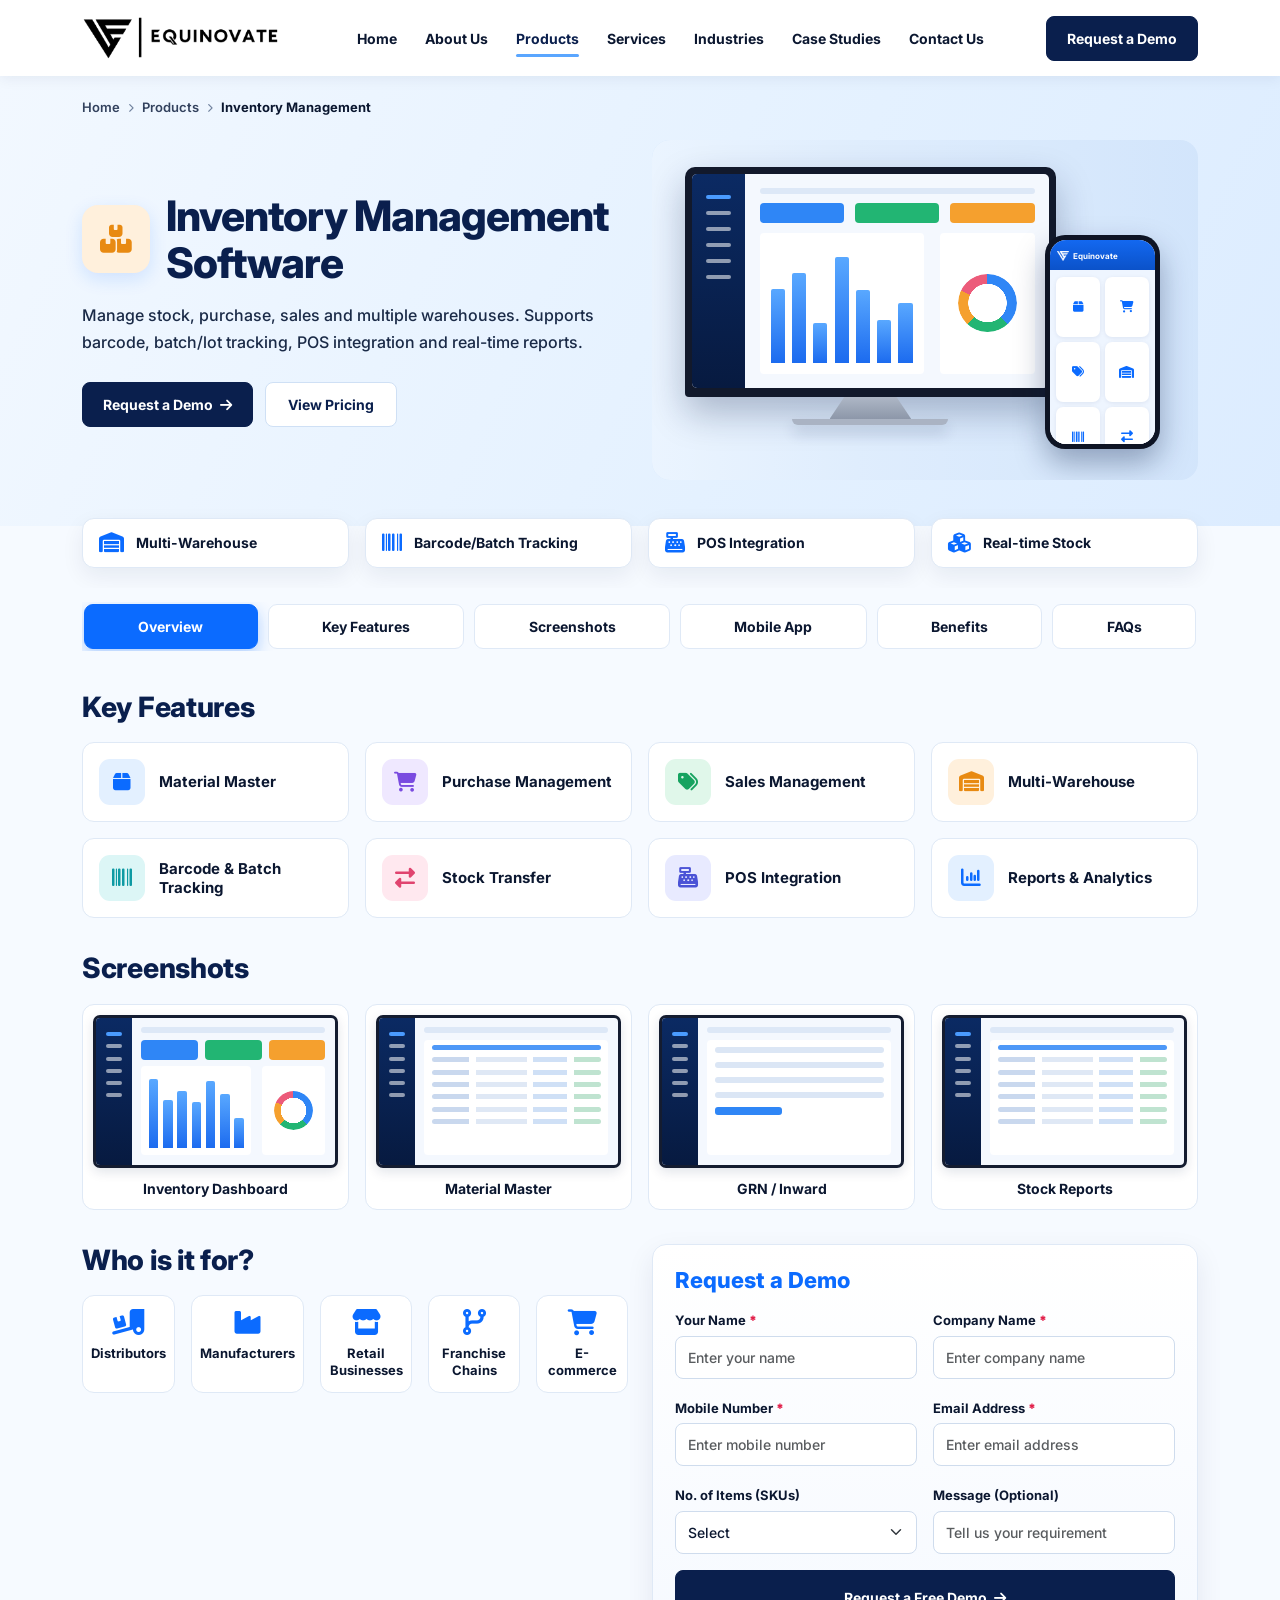
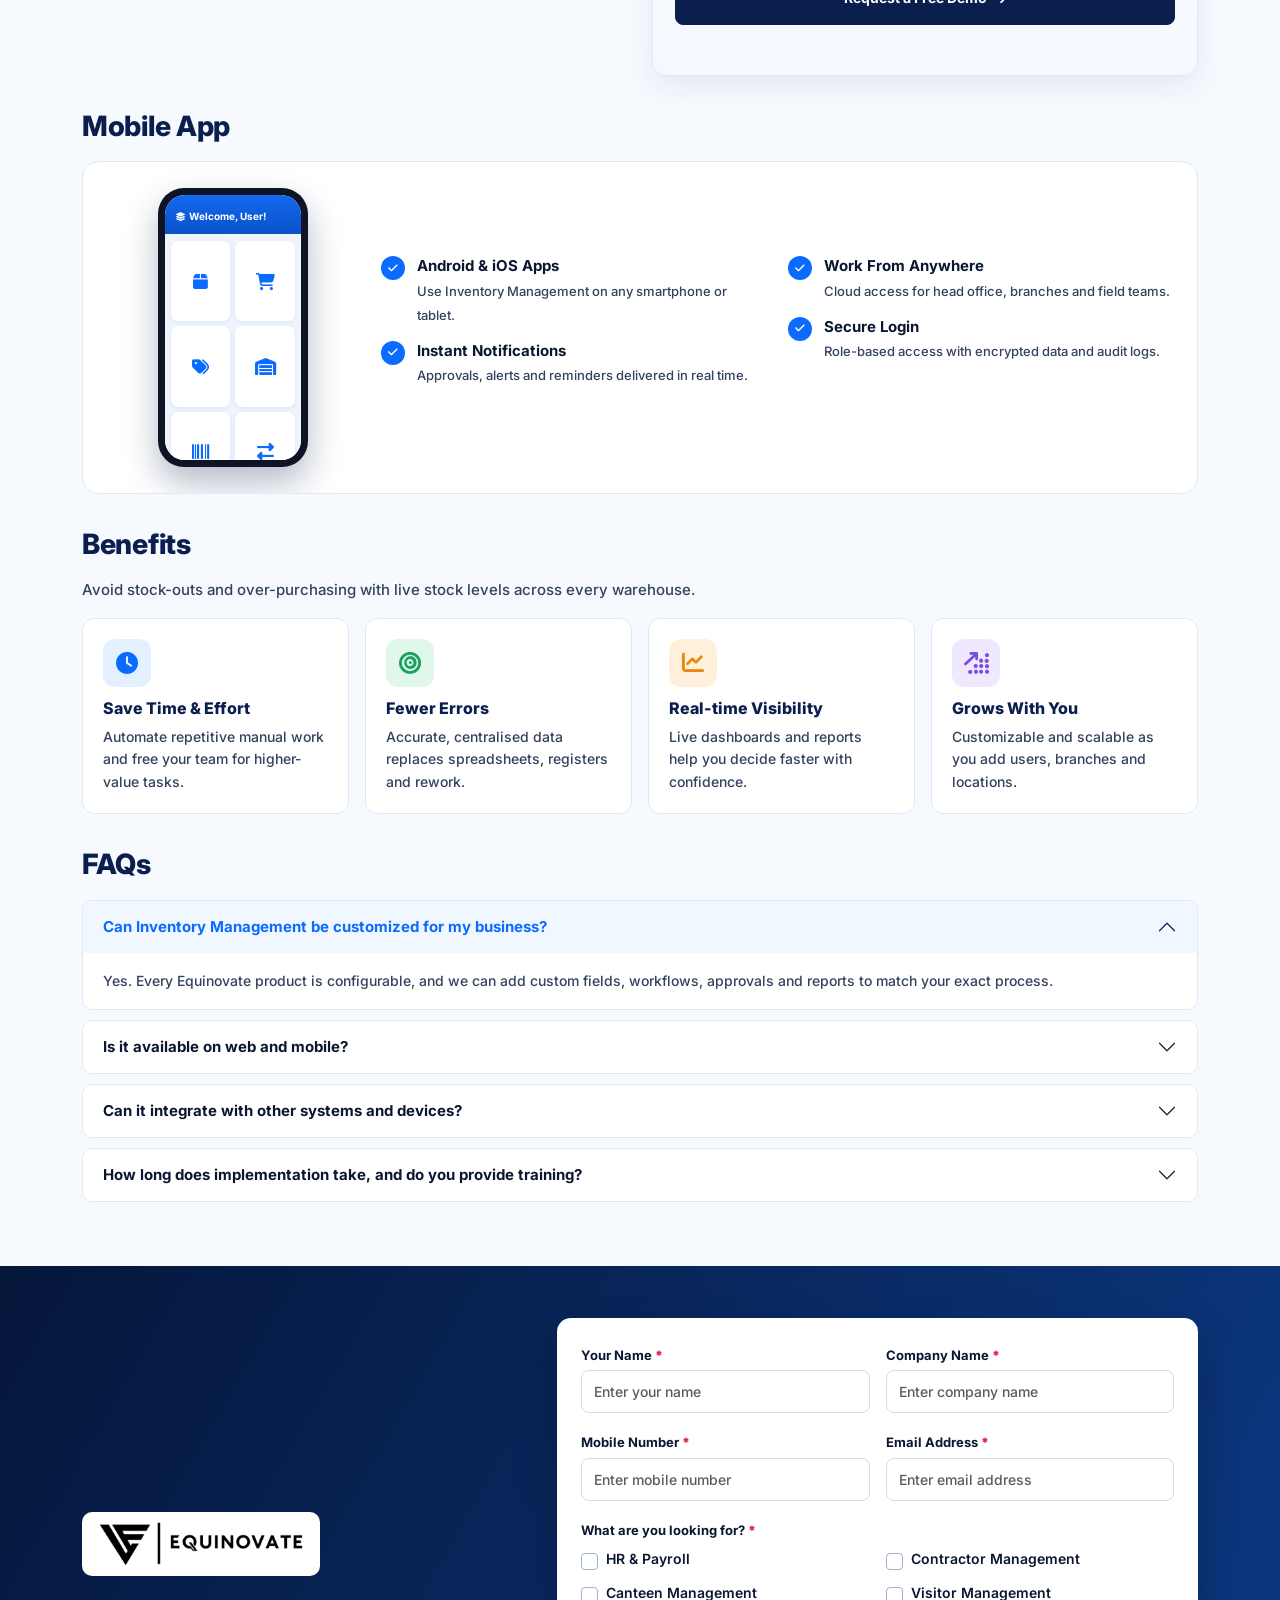
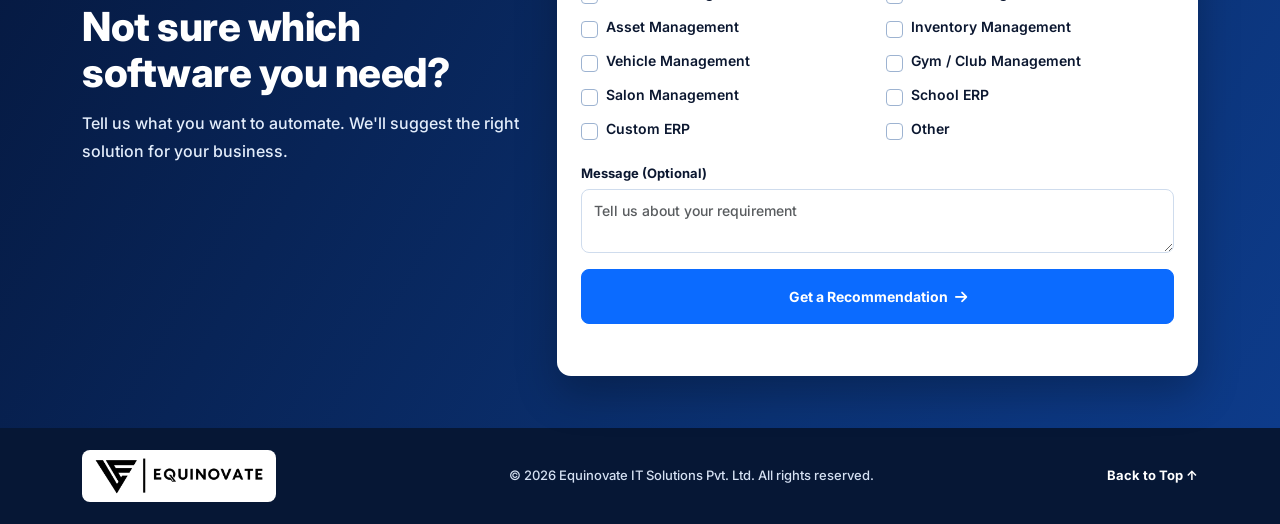
<file: products/inventory-management.html>
<!DOCTYPE html>
<html lang="en">
<head>
    <meta charset="UTF-8">
    <meta name="viewport" content="width=device-width, initial-scale=1.0">
    <title>Inventory Management Software | Equinovate IT Solutions Pvt. Ltd.</title>
    <meta name="description" content="Manage stock, purchase, sales and multiple warehouses. Supports barcode, batch/lot tracking, POS integration and real-time reports.">
    <link rel="icon" type="image/png" href="../images/favicon.png">
    <link rel="preconnect" href="https://fonts.googleapis.com">
    <link href="https://fonts.googleapis.com/css2?family=Inter:wght@400;500;600;700;800&display=swap" rel="stylesheet">
    <link href="https://cdn.jsdelivr.net/npm/bootstrap@5.3.3/dist/css/bootstrap.min.css" rel="stylesheet">
    <link rel="stylesheet" href="https://cdnjs.cloudflare.com/ajax/libs/font-awesome/6.5.2/css/all.min.css">
    <link rel="stylesheet" href="../css/product.css">
</head>
<body>
<nav class="navbar navbar-expand-lg pnav sticky-top">
    <div class="container">
        <a class="navbar-brand p-0" href="../index.html#home">
            <img src="../images/logo.png" alt="Equinovate IT Solutions Pvt. Ltd." class="logo-img">
        </a>
        <button class="navbar-toggler" type="button" data-bs-toggle="collapse" data-bs-target="#navbarMenu" aria-label="Toggle menu">
            <span class="navbar-toggler-icon"></span>
        </button>
        <div class="collapse navbar-collapse" id="navbarMenu">
            <ul class="navbar-nav mx-auto">
                <li class="nav-item"><a class="nav-link" href="../index.html#home">Home</a></li>
                <li class="nav-item"><a class="nav-link" href="../index.html#about">About Us</a></li>
                <li class="nav-item"><a class="nav-link active" href="../index.html#products">Products</a></li>
                <li class="nav-item"><a class="nav-link" href="../index.html#services">Services</a></li>
                <li class="nav-item"><a class="nav-link" href="../index.html#industries">Industries</a></li>
                <li class="nav-item"><a class="nav-link" href="../index.html#cases">Case Studies</a></li>
                <li class="nav-item"><a class="nav-link" href="../contact.html">Contact Us</a></li>
            </ul>
            <a href="#demo" class="btn btn-navy">Request a Demo</a>
        </div>
    </div>
</nav>

<!-- HERO -->
<section class="p-hero">
    <div class="container">
        <div class="crumbs">
            <a href="../index.html#home">Home</a><i class="fa-solid fa-chevron-right"></i>
            <a href="../index.html#products">Products</a><i class="fa-solid fa-chevron-right"></i>
            <span class="cur">Inventory Management</span>
        </div>
        <div class="row align-items-center g-4">
            <div class="col-lg-6">
                <div class="p-title p-title-h1"><div class="p-ico c-orange"><i class="fa-solid fa-boxes-stacked"></i></div><h1>Inventory Management<br>Software</h1></div>
                <p class="lead-p">Manage stock, purchase, sales and multiple warehouses. Supports barcode, batch/lot tracking, POS integration and real-time reports.</p>
                <div class="hero-btns">
                    <a href="#demo" class="btn btn-navy">Request a Demo <i class="fa-solid fa-arrow-right ms-1"></i></a>
                    <a href="../index.html#contact" class="btn btn-ghost">View Pricing</a>
                </div>
            </div>
            <div class="col-lg-6">
                <div class="hero-visual" style="background-image:url('https://images.unsplash.com/photo-1586528116311-ad8dd3c8310d?auto=format&fit=crop&w=1000&q=75')">
                    <div class="device-monitor">
                        <div class="monitor-bezel"><div class="mock"><div class="sb"><i></i><i></i><i></i><i></i><i></i><i></i></div><div class="mc"><div class="tb"></div><div class="kp"><b></b><b></b><b></b></div><div class="ch"><div class="bars"><i style="height:62%"></i><i style="height:75%"></i><i style="height:33%"></i><i style="height:89%"></i><i style="height:61%"></i><i style="height:36%"></i><i style="height:50%"></i></div><div class="donut"><i></i></div></div></div></div></div>
                        <div class="monitor-stand"></div><div class="monitor-base"></div>
                    </div>
                    <div class="device-phone"><div class="phone-screen">
                        <div class="phone-top"><img src="../images/logo-mark-white.png" alt="" class="pt-logo"> Equinovate</div>
                        <div class="phone-grid"><span><i class="fa-solid fa-box"></i></span><span><i class="fa-solid fa-cart-shopping"></i></span><span><i class="fa-solid fa-tags"></i></span><span><i class="fa-solid fa-warehouse"></i></span><span><i class="fa-solid fa-barcode"></i></span><span><i class="fa-solid fa-right-left"></i></span></div>
                    </div></div>
                </div>
            </div>
        </div>
    </div>
</section>

<!-- HIGHLIGHTS -->
<section class="chips-row">
    <div class="container">
        <div class="row g-3">
            <div class="col-6 col-lg-3"><div class="chip-box"><i class="fa-solid fa-warehouse"></i><span>Multi-Warehouse</span></div></div>
            <div class="col-6 col-lg-3"><div class="chip-box"><i class="fa-solid fa-barcode"></i><span>Barcode/Batch Tracking</span></div></div>
            <div class="col-6 col-lg-3"><div class="chip-box"><i class="fa-solid fa-cash-register"></i><span>POS Integration</span></div></div>
            <div class="col-6 col-lg-3"><div class="chip-box"><i class="fa-solid fa-cubes"></i><span>Real-time Stock</span></div></div>
        </div>
    </div>
</section>

<!-- TABS -->
<div class="ptabs-wrap">
    <div class="container">
        <nav class="ptabs" aria-label="Page sections">
            <a href="#overview" class="active">Overview</a>
            <a href="#features">Key Features</a>
            <a href="#screenshots">Screenshots</a>
            <a href="#mobile">Mobile App</a>
            <a href="#benefits">Benefits</a>
            <a href="#faqs">FAQs</a>
        </nav>
    </div>
</div>

<main>
<span id="overview"></span>

<!-- KEY FEATURES -->
<section class="psec" id="features">
    <div class="container">
        <h2>Key Features</h2>
        <div class="row g-3">
            <div class="col-12 col-sm-6 col-lg-3"><div class="feat"><div class="fi c-blue"><i class="fa-solid fa-box"></i></div><b>Material Master</b></div></div>
            <div class="col-12 col-sm-6 col-lg-3"><div class="feat"><div class="fi c-purple"><i class="fa-solid fa-cart-shopping"></i></div><b>Purchase Management</b></div></div>
            <div class="col-12 col-sm-6 col-lg-3"><div class="feat"><div class="fi c-green"><i class="fa-solid fa-tags"></i></div><b>Sales Management</b></div></div>
            <div class="col-12 col-sm-6 col-lg-3"><div class="feat"><div class="fi c-orange"><i class="fa-solid fa-warehouse"></i></div><b>Multi-Warehouse</b></div></div>
            <div class="col-12 col-sm-6 col-lg-3"><div class="feat"><div class="fi c-teal"><i class="fa-solid fa-barcode"></i></div><b>Barcode & Batch Tracking</b></div></div>
            <div class="col-12 col-sm-6 col-lg-3"><div class="feat"><div class="fi c-pink"><i class="fa-solid fa-right-left"></i></div><b>Stock Transfer</b></div></div>
            <div class="col-12 col-sm-6 col-lg-3"><div class="feat"><div class="fi c-indigo"><i class="fa-solid fa-cash-register"></i></div><b>POS Integration</b></div></div>
            <div class="col-12 col-sm-6 col-lg-3"><div class="feat"><div class="fi c-blue"><i class="fa-solid fa-chart-column"></i></div><b>Reports & Analytics</b></div></div>
        </div>
    </div>
</section>

<!-- SCREENSHOTS -->
<section class="psec" id="screenshots">
    <div class="container">
        <h2>Screenshots</h2>
        <div class="row g-3">
            <div class="col-6 col-lg-3"><div class="shot"><div class="mock"><div class="sb"><i></i><i></i><i></i><i></i><i></i><i></i></div><div class="mc"><div class="tb"></div><div class="kp"><b></b><b></b><b></b></div><div class="ch"><div class="bars"><i style="height:93%"></i><i style="height:64%"></i><i style="height:76%"></i><i style="height:61%"></i><i style="height:90%"></i><i style="height:72%"></i><i style="height:40%"></i></div><div class="donut"><i></i></div></div></div></div><span>Inventory Dashboard</span></div></div>
            <div class="col-6 col-lg-3"><div class="shot"><div class="mock"><div class="sb"><i></i><i></i><i></i><i></i><i></i><i></i></div><div class="mc"><div class="tb"></div><div class="tbl"><i></i><i></i><i></i><i></i><i></i><i></i><i></i></div></div></div><span>Material Master</span></div></div>
            <div class="col-6 col-lg-3"><div class="shot"><div class="mock"><div class="sb"><i></i><i></i><i></i><i></i><i></i><i></i></div><div class="mc"><div class="tb"></div><div class="frm"><i></i><i></i><i></i><i></i><i></i></div></div></div><span>GRN / Inward</span></div></div>
            <div class="col-6 col-lg-3"><div class="shot"><div class="mock"><div class="sb"><i></i><i></i><i></i><i></i><i></i><i></i></div><div class="mc"><div class="tb"></div><div class="tbl"><i></i><i></i><i></i><i></i><i></i><i></i><i></i></div></div></div><span>Stock Reports</span></div></div>
        </div>
    </div>
</section>

<!-- WHO + DEMO -->
<section class="psec" id="demo">
    <div class="container">
        <div class="row g-4">
            <div class="col-lg-6">
                <h2>Who is it for?</h2>
                <div class="row g-3">
                <div class="col-6 col-sm-4 col-xl"><div class="who-card"><i class="fa-solid fa-truck-ramp-box"></i><span>Distributors</span></div></div>
                <div class="col-6 col-sm-4 col-xl"><div class="who-card"><i class="fa-solid fa-industry"></i><span>Manufacturers</span></div></div>
                <div class="col-6 col-sm-4 col-xl"><div class="who-card"><i class="fa-solid fa-store"></i><span>Retail Businesses</span></div></div>
                <div class="col-6 col-sm-4 col-xl"><div class="who-card"><i class="fa-solid fa-code-branch"></i><span>Franchise Chains</span></div></div>
                <div class="col-6 col-sm-4 col-xl"><div class="who-card"><i class="fa-solid fa-cart-shopping"></i><span>E-commerce</span></div></div>
                </div>
            </div>
            <div class="col-lg-6">
                <div class="demo-card">
                    <h3>Request a Demo</h3>
                    <form id="demoForm" novalidate>
                        <div class="row g-3">
                            <div class="col-sm-6"><label for="dn">Your Name <b>*</b></label><input id="dn" type="text" class="form-control" required placeholder="Enter your name"></div>
                            <div class="col-sm-6"><label for="dc">Company Name <b>*</b></label><input id="dc" type="text" class="form-control" required placeholder="Enter company name"></div>
                            <div class="col-sm-6"><label for="dm">Mobile Number <b>*</b></label><input id="dm" type="tel" class="form-control" required placeholder="Enter mobile number"></div>
                            <div class="col-sm-6"><label for="de">Email Address <b>*</b></label><input id="de" type="email" class="form-control" required placeholder="Enter email address"></div>
                            <div class="col-sm-6"><label for="ds">No. of Items (SKUs)</label><select id="ds" class="form-select"><option value="">Select</option><option>1 – 500</option><option>501 – 5000</option><option>5001 – 25000</option><option>25000+</option></select></div>
                            <div class="col-sm-6"><label for="dg">Message (Optional)</label><input id="dg" type="text" class="form-control" placeholder="Tell us your requirement"></div>
                            <div class="col-12">
                                <button type="submit" class="btn btn-navy w-100 py-3">Request a Free Demo <i class="fa-solid fa-arrow-right ms-1"></i></button>
                                <p class="form-msg" role="status"></p>
                            </div>
                        </div>
                    </form>
                </div>
            </div>
        </div>
    </div>
</section>

<!-- MOBILE APP -->
<section class="psec" id="mobile">
    <div class="container">
        <h2>Mobile App</h2>
        <div class="app-box">
            <div class="row align-items-center g-4">
                <div class="col-md-4 col-lg-3">
                    <div class="app-phone"><div class="phone-screen">
                        <div class="phone-top"><i class="fa-solid fa-layer-group"></i> Welcome, User!</div>
                        <div class="phone-grid"><span><i class="fa-solid fa-box"></i></span><span><i class="fa-solid fa-cart-shopping"></i></span><span><i class="fa-solid fa-tags"></i></span><span><i class="fa-solid fa-warehouse"></i></span><span><i class="fa-solid fa-barcode"></i></span><span><i class="fa-solid fa-right-left"></i></span></div>
                    </div></div>
                </div>
                <div class="col-md-8 col-lg-9">
                    <div class="row">
                        <div class="col-lg-6"><div class="tick"><i class="fa-solid fa-check"></i><div><b>Android &amp; iOS Apps</b><small>Use Inventory Management on any smartphone or tablet.</small></div></div>
                        <div class="tick"><i class="fa-solid fa-check"></i><div><b>Instant Notifications</b><small>Approvals, alerts and reminders delivered in real time.</small></div></div></div>
                        <div class="col-lg-6"><div class="tick"><i class="fa-solid fa-check"></i><div><b>Work From Anywhere</b><small>Cloud access for head office, branches and field teams.</small></div></div>
                        <div class="tick"><i class="fa-solid fa-check"></i><div><b>Secure Login</b><small>Role-based access with encrypted data and audit logs.</small></div></div></div>
                    </div>
                </div>
            </div>
        </div>
    </div>
</section>

<!-- BENEFITS -->
<section class="psec" id="benefits">
    <div class="container">
        <h2>Benefits</h2>
        <p class="mb-3" style="font-size:15px;color:var(--muted)">Avoid stock-outs and over-purchasing with live stock levels across every warehouse.</p>
        <div class="row g-3">
            <div class="col-12 col-sm-6 col-lg-3"><div class="ben"><i class="fa-solid fa-clock c-blue"></i><h5>Save Time & Effort</h5><p>Automate repetitive manual work and free your team for higher-value tasks.</p></div></div>
            <div class="col-12 col-sm-6 col-lg-3"><div class="ben"><i class="fa-solid fa-bullseye c-green"></i><h5>Fewer Errors</h5><p>Accurate, centralised data replaces spreadsheets, registers and rework.</p></div></div>
            <div class="col-12 col-sm-6 col-lg-3"><div class="ben"><i class="fa-solid fa-chart-line c-orange"></i><h5>Real-time Visibility</h5><p>Live dashboards and reports help you decide faster with confidence.</p></div></div>
            <div class="col-12 col-sm-6 col-lg-3"><div class="ben"><i class="fa-solid fa-arrow-up-right-dots c-purple"></i><h5>Grows With You</h5><p>Customizable and scalable as you add users, branches and locations.</p></div></div>
        </div>
    </div>
</section>

<!-- FAQ -->
<section class="psec" id="faqs">
    <div class="container">
        <h2>FAQs</h2>
        <div class="accordion" id="faqList">
                <div class="accordion-item">
                    <h3 class="accordion-header"><button class="accordion-button" type="button" data-bs-toggle="collapse" data-bs-target="#faq0">Can Inventory Management be customized for my business?</button></h3>
                    <div id="faq0" class="accordion-collapse collapse show" data-bs-parent="#faqList"><div class="accordion-body">Yes. Every Equinovate product is configurable, and we can add custom fields, workflows, approvals and reports to match your exact process.</div></div>
                </div>
                <div class="accordion-item">
                    <h3 class="accordion-header"><button class="accordion-button collapsed" type="button" data-bs-toggle="collapse" data-bs-target="#faq1">Is it available on web and mobile?</button></h3>
                    <div id="faq1" class="accordion-collapse collapse" data-bs-parent="#faqList"><div class="accordion-body">Yes. Inventory Management is a cloud-based web application with companion Android and iOS apps, so your team can work from the office or on the move.</div></div>
                </div>
                <div class="accordion-item">
                    <h3 class="accordion-header"><button class="accordion-button collapsed" type="button" data-bs-toggle="collapse" data-bs-target="#faq2">Can it integrate with other systems and devices?</button></h3>
                    <div id="faq2" class="accordion-collapse collapse" data-bs-parent="#faqList"><div class="accordion-body">Yes. We integrate with biometric and QR devices, WhatsApp / SMS gateways, payment gateways, accounting software and SAP or other ERPs as required.</div></div>
                </div>
                <div class="accordion-item">
                    <h3 class="accordion-header"><button class="accordion-button collapsed" type="button" data-bs-toggle="collapse" data-bs-target="#faq3">How long does implementation take, and do you provide training?</button></h3>
                    <div id="faq3" class="accordion-collapse collapse" data-bs-parent="#faqList"><div class="accordion-body">Most standard deployments go live in a few weeks. We provide data migration, user training and ongoing support after go-live.</div></div>
                </div>
        </div>
    </div>
</section>
</main>

<!-- CTA -->
<section class="cta-sec" id="recommend">
    <div class="container">
        <div class="row align-items-center g-4">
            <div class="col-lg-5">
                <a href="../index.html#home" class="cta-logo"><img src="../images/logo.png" alt="Equinovate IT Solutions Pvt. Ltd."></a>
                <h2>Not sure which software you need?</h2>
                <p class="cta-p">Tell us what you want to automate. We'll suggest the right solution for your business.</p>
            </div>
            <div class="col-lg-7">
                <div class="cta-card">
                    <form id="ctaForm" novalidate>
                        <div class="row g-3">
                            <div class="col-sm-6"><label for="cn">Your Name <b>*</b></label><input id="cn" type="text" class="form-control" required placeholder="Enter your name"></div>
                            <div class="col-sm-6"><label for="cc">Company Name <b>*</b></label><input id="cc" type="text" class="form-control" required placeholder="Enter company name"></div>
                            <div class="col-sm-6"><label for="cm">Mobile Number <b>*</b></label><input id="cm" type="tel" class="form-control" required placeholder="Enter mobile number"></div>
                            <div class="col-sm-6"><label for="ce">Email Address <b>*</b></label><input id="ce" type="email" class="form-control" required placeholder="Enter email address"></div>
                            <div class="col-12">
                                <label class="mb-2">What are you looking for? <b>*</b></label>
                                <div class="chk-grid">
                                <div class="form-check"><input class="form-check-input" type="checkbox" id="lk0" name="need" value="HR & Payroll"><label class="form-check-label" for="lk0">HR & Payroll</label></div>
                                <div class="form-check"><input class="form-check-input" type="checkbox" id="lk1" name="need" value="Contractor Management"><label class="form-check-label" for="lk1">Contractor Management</label></div>
                                <div class="form-check"><input class="form-check-input" type="checkbox" id="lk2" name="need" value="Canteen Management"><label class="form-check-label" for="lk2">Canteen Management</label></div>
                                <div class="form-check"><input class="form-check-input" type="checkbox" id="lk3" name="need" value="Visitor Management"><label class="form-check-label" for="lk3">Visitor Management</label></div>
                                <div class="form-check"><input class="form-check-input" type="checkbox" id="lk4" name="need" value="Asset Management"><label class="form-check-label" for="lk4">Asset Management</label></div>
                                <div class="form-check"><input class="form-check-input" type="checkbox" id="lk5" name="need" value="Inventory Management"><label class="form-check-label" for="lk5">Inventory Management</label></div>
                                <div class="form-check"><input class="form-check-input" type="checkbox" id="lk6" name="need" value="Vehicle Management"><label class="form-check-label" for="lk6">Vehicle Management</label></div>
                                <div class="form-check"><input class="form-check-input" type="checkbox" id="lk7" name="need" value="Gym / Club Management"><label class="form-check-label" for="lk7">Gym / Club Management</label></div>
                                <div class="form-check"><input class="form-check-input" type="checkbox" id="lk8" name="need" value="Salon Management"><label class="form-check-label" for="lk8">Salon Management</label></div>
                                <div class="form-check"><input class="form-check-input" type="checkbox" id="lk9" name="need" value="School ERP"><label class="form-check-label" for="lk9">School ERP</label></div>
                                <div class="form-check"><input class="form-check-input" type="checkbox" id="lk10" name="need" value="Custom ERP"><label class="form-check-label" for="lk10">Custom ERP</label></div>
                                <div class="form-check"><input class="form-check-input" type="checkbox" id="lk11" name="need" value="Other"><label class="form-check-label" for="lk11">Other</label></div>
                                </div>
                            </div>
                            <div class="col-12"><label for="cg">Message (Optional)</label><textarea id="cg" class="form-control" rows="2" placeholder="Tell us about your requirement"></textarea></div>
                            <div class="col-12">
                                <button type="submit" class="btn btn-blue w-100 py-3">Get a Recommendation <i class="fa-solid fa-arrow-right ms-1"></i></button>
                                <p class="form-msg" role="status"></p>
                            </div>
                        </div>
                    </form>
                </div>
            </div>
        </div>
    </div>
</section>

<!-- FOOTER -->
<footer class="p-footer">
    <div class="container d-flex flex-wrap align-items-center justify-content-between gap-3">
        <a class="flogo" href="../index.html#home"><img src="../images/logo.png" alt="Equinovate IT Solutions Pvt. Ltd."></a>
        <p>© <span class="js-year"></span> Equinovate IT Solutions Pvt. Ltd. All rights reserved.</p>
        <a href="#top" class="top" onclick="window.scrollTo({top:0,behavior:'smooth'});return false;">Back to Top ↑</a>
    </div>
</footer>

<button id="backTop" class="back-top" aria-label="Back to top"><i class="fa-solid fa-arrow-up"></i></button>

<script src="https://cdn.jsdelivr.net/npm/bootstrap@5.3.3/dist/js/bootstrap.bundle.min.js"></script>
<script src="../js/product.js"></script>
</body>
</html>
</file>
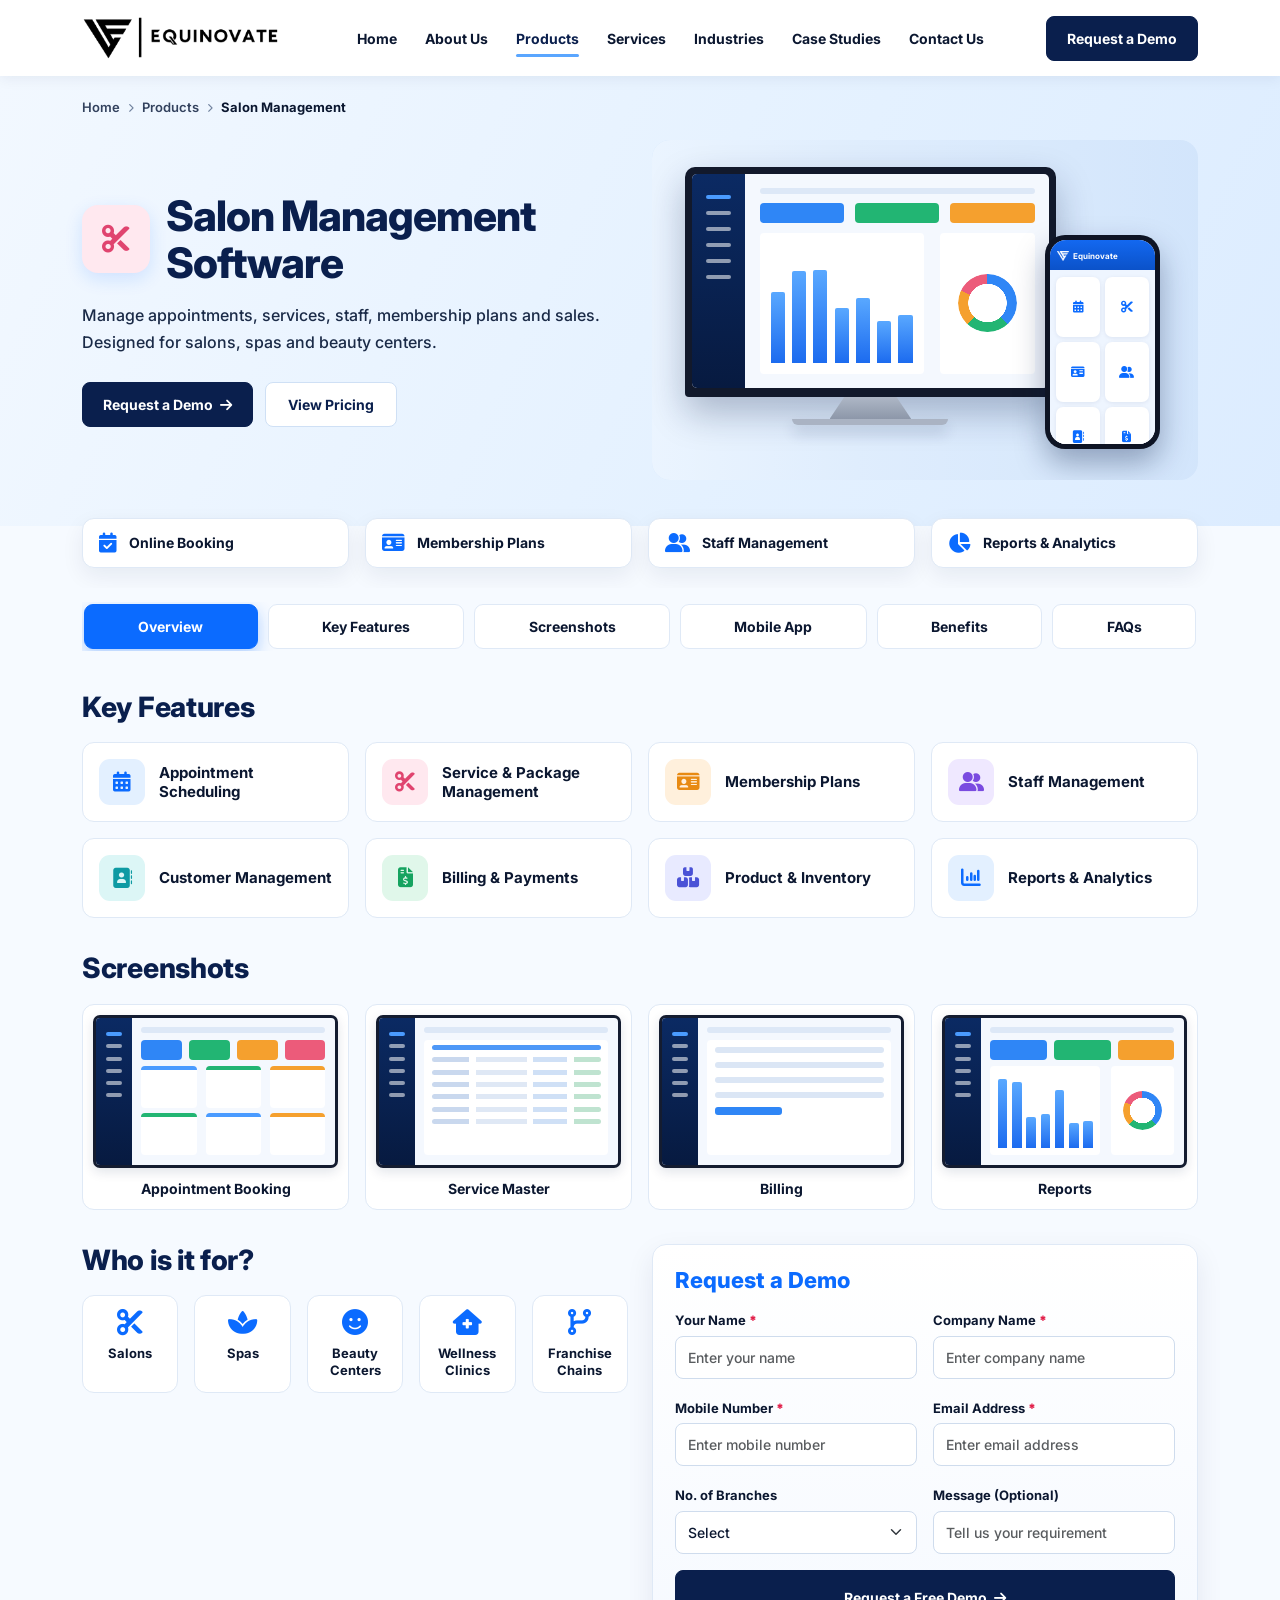
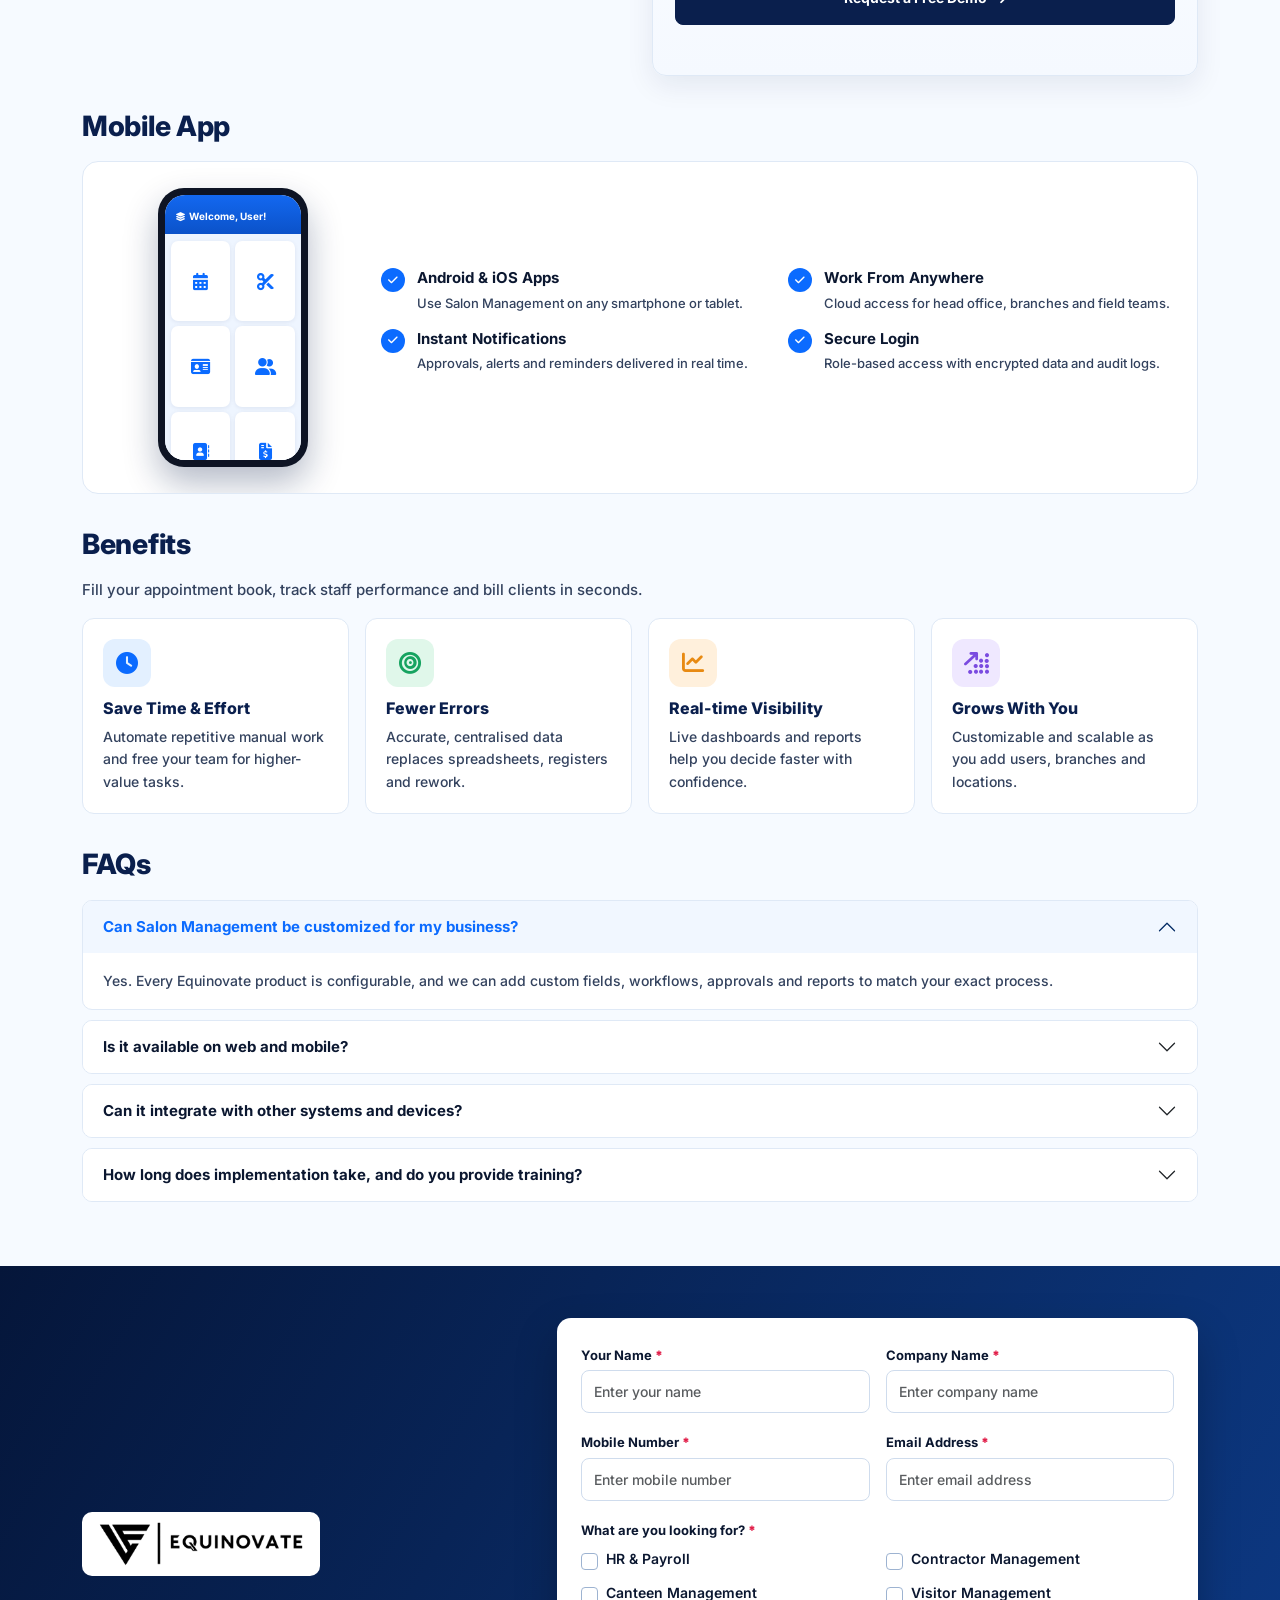
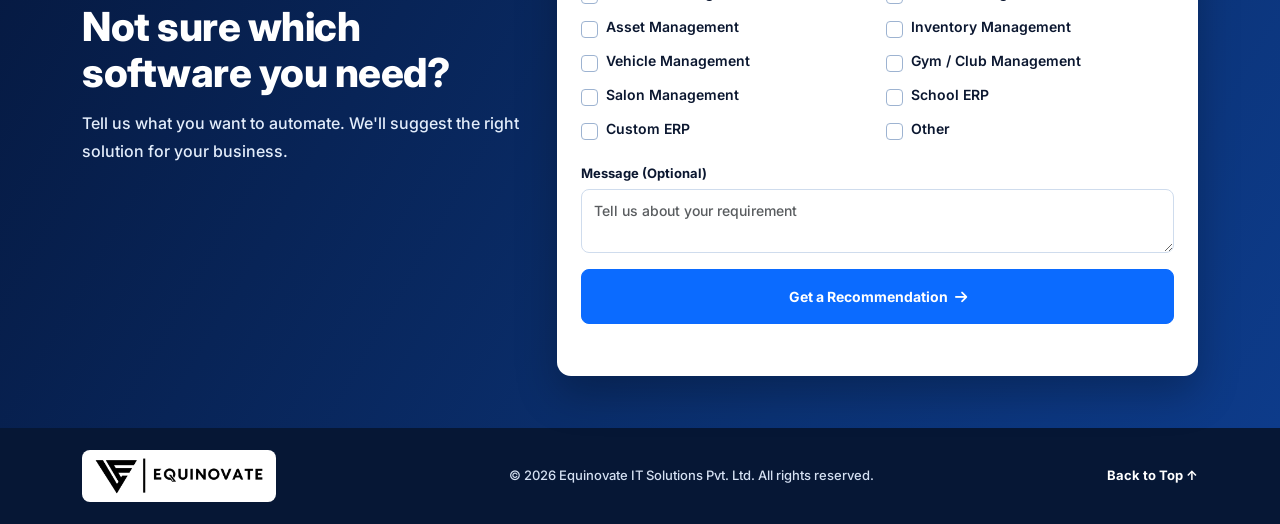
<file: products/salon-management.html>
<!DOCTYPE html>
<html lang="en">
<head>
    <meta charset="UTF-8">
    <meta name="viewport" content="width=device-width, initial-scale=1.0">
    <title>Salon Management Software | Equinovate IT Solutions Pvt. Ltd.</title>
    <meta name="description" content="Manage appointments, services, staff, membership plans and sales. Designed for salons, spas and beauty centers.">
    <link rel="icon" type="image/png" href="../images/favicon.png">
    <link rel="preconnect" href="https://fonts.googleapis.com">
    <link href="https://fonts.googleapis.com/css2?family=Inter:wght@400;500;600;700;800&display=swap" rel="stylesheet">
    <link href="https://cdn.jsdelivr.net/npm/bootstrap@5.3.3/dist/css/bootstrap.min.css" rel="stylesheet">
    <link rel="stylesheet" href="https://cdnjs.cloudflare.com/ajax/libs/font-awesome/6.5.2/css/all.min.css">
    <link rel="stylesheet" href="../css/product.css">
</head>
<body>
<nav class="navbar navbar-expand-lg pnav sticky-top">
    <div class="container">
        <a class="navbar-brand p-0" href="../index.html#home">
            <img src="../images/logo.png" alt="Equinovate IT Solutions Pvt. Ltd." class="logo-img">
        </a>
        <button class="navbar-toggler" type="button" data-bs-toggle="collapse" data-bs-target="#navbarMenu" aria-label="Toggle menu">
            <span class="navbar-toggler-icon"></span>
        </button>
        <div class="collapse navbar-collapse" id="navbarMenu">
            <ul class="navbar-nav mx-auto">
                <li class="nav-item"><a class="nav-link" href="../index.html#home">Home</a></li>
                <li class="nav-item"><a class="nav-link" href="../index.html#about">About Us</a></li>
                <li class="nav-item"><a class="nav-link active" href="../index.html#products">Products</a></li>
                <li class="nav-item"><a class="nav-link" href="../index.html#services">Services</a></li>
                <li class="nav-item"><a class="nav-link" href="../index.html#industries">Industries</a></li>
                <li class="nav-item"><a class="nav-link" href="../index.html#cases">Case Studies</a></li>
                <li class="nav-item"><a class="nav-link" href="../contact.html">Contact Us</a></li>
            </ul>
            <a href="#demo" class="btn btn-navy">Request a Demo</a>
        </div>
    </div>
</nav>

<!-- HERO -->
<section class="p-hero">
    <div class="container">
        <div class="crumbs">
            <a href="../index.html#home">Home</a><i class="fa-solid fa-chevron-right"></i>
            <a href="../index.html#products">Products</a><i class="fa-solid fa-chevron-right"></i>
            <span class="cur">Salon Management</span>
        </div>
        <div class="row align-items-center g-4">
            <div class="col-lg-6">
                <div class="p-title p-title-h1"><div class="p-ico c-pink"><i class="fa-solid fa-scissors"></i></div><h1>Salon Management<br>Software</h1></div>
                <p class="lead-p">Manage appointments, services, staff, membership plans and sales. Designed for salons, spas and beauty centers.</p>
                <div class="hero-btns">
                    <a href="#demo" class="btn btn-navy">Request a Demo <i class="fa-solid fa-arrow-right ms-1"></i></a>
                    <a href="../index.html#contact" class="btn btn-ghost">View Pricing</a>
                </div>
            </div>
            <div class="col-lg-6">
                <div class="hero-visual" style="background-image:url('https://images.unsplash.com/photo-1560066984-138dadb4c035?auto=format&fit=crop&w=1000&q=75')">
                    <div class="device-monitor">
                        <div class="monitor-bezel"><div class="mock"><div class="sb"><i></i><i></i><i></i><i></i><i></i><i></i></div><div class="mc"><div class="tb"></div><div class="kp"><b></b><b></b><b></b></div><div class="ch"><div class="bars"><i style="height:59%"></i><i style="height:77%"></i><i style="height:78%"></i><i style="height:46%"></i><i style="height:54%"></i><i style="height:35%"></i><i style="height:40%"></i></div><div class="donut"><i></i></div></div></div></div></div>
                        <div class="monitor-stand"></div><div class="monitor-base"></div>
                    </div>
                    <div class="device-phone"><div class="phone-screen">
                        <div class="phone-top"><img src="../images/logo-mark-white.png" alt="" class="pt-logo"> Equinovate</div>
                        <div class="phone-grid"><span><i class="fa-solid fa-calendar-days"></i></span><span><i class="fa-solid fa-scissors"></i></span><span><i class="fa-solid fa-id-card"></i></span><span><i class="fa-solid fa-user-group"></i></span><span><i class="fa-solid fa-address-book"></i></span><span><i class="fa-solid fa-file-invoice-dollar"></i></span></div>
                    </div></div>
                </div>
            </div>
        </div>
    </div>
</section>

<!-- HIGHLIGHTS -->
<section class="chips-row">
    <div class="container">
        <div class="row g-3">
            <div class="col-6 col-lg-3"><div class="chip-box"><i class="fa-solid fa-calendar-check"></i><span>Online Booking</span></div></div>
            <div class="col-6 col-lg-3"><div class="chip-box"><i class="fa-solid fa-id-card"></i><span>Membership Plans</span></div></div>
            <div class="col-6 col-lg-3"><div class="chip-box"><i class="fa-solid fa-user-group"></i><span>Staff Management</span></div></div>
            <div class="col-6 col-lg-3"><div class="chip-box"><i class="fa-solid fa-chart-pie"></i><span>Reports & Analytics</span></div></div>
        </div>
    </div>
</section>

<!-- TABS -->
<div class="ptabs-wrap">
    <div class="container">
        <nav class="ptabs" aria-label="Page sections">
            <a href="#overview" class="active">Overview</a>
            <a href="#features">Key Features</a>
            <a href="#screenshots">Screenshots</a>
            <a href="#mobile">Mobile App</a>
            <a href="#benefits">Benefits</a>
            <a href="#faqs">FAQs</a>
        </nav>
    </div>
</div>

<main>
<span id="overview"></span>

<!-- KEY FEATURES -->
<section class="psec" id="features">
    <div class="container">
        <h2>Key Features</h2>
        <div class="row g-3">
            <div class="col-12 col-sm-6 col-lg-3"><div class="feat"><div class="fi c-blue"><i class="fa-solid fa-calendar-days"></i></div><b>Appointment Scheduling</b></div></div>
            <div class="col-12 col-sm-6 col-lg-3"><div class="feat"><div class="fi c-pink"><i class="fa-solid fa-scissors"></i></div><b>Service & Package Management</b></div></div>
            <div class="col-12 col-sm-6 col-lg-3"><div class="feat"><div class="fi c-orange"><i class="fa-solid fa-id-card"></i></div><b>Membership Plans</b></div></div>
            <div class="col-12 col-sm-6 col-lg-3"><div class="feat"><div class="fi c-purple"><i class="fa-solid fa-user-group"></i></div><b>Staff Management</b></div></div>
            <div class="col-12 col-sm-6 col-lg-3"><div class="feat"><div class="fi c-teal"><i class="fa-solid fa-address-book"></i></div><b>Customer Management</b></div></div>
            <div class="col-12 col-sm-6 col-lg-3"><div class="feat"><div class="fi c-green"><i class="fa-solid fa-file-invoice-dollar"></i></div><b>Billing & Payments</b></div></div>
            <div class="col-12 col-sm-6 col-lg-3"><div class="feat"><div class="fi c-indigo"><i class="fa-solid fa-boxes-stacked"></i></div><b>Product & Inventory</b></div></div>
            <div class="col-12 col-sm-6 col-lg-3"><div class="feat"><div class="fi c-blue"><i class="fa-solid fa-chart-column"></i></div><b>Reports & Analytics</b></div></div>
        </div>
    </div>
</section>

<!-- SCREENSHOTS -->
<section class="psec" id="screenshots">
    <div class="container">
        <h2>Screenshots</h2>
        <div class="row g-3">
            <div class="col-6 col-lg-3"><div class="shot"><div class="mock"><div class="sb"><i></i><i></i><i></i><i></i><i></i><i></i></div><div class="mc"><div class="tb"></div><div class="kp"><b></b><b></b><b></b><b></b></div><div class="cds"><i></i><i></i><i></i><i></i><i></i><i></i></div></div></div><span>Appointment Booking</span></div></div>
            <div class="col-6 col-lg-3"><div class="shot"><div class="mock"><div class="sb"><i></i><i></i><i></i><i></i><i></i><i></i></div><div class="mc"><div class="tb"></div><div class="tbl"><i></i><i></i><i></i><i></i><i></i><i></i><i></i></div></div></div><span>Service Master</span></div></div>
            <div class="col-6 col-lg-3"><div class="shot"><div class="mock"><div class="sb"><i></i><i></i><i></i><i></i><i></i><i></i></div><div class="mc"><div class="tb"></div><div class="frm"><i></i><i></i><i></i><i></i><i></i></div></div></div><span>Billing</span></div></div>
            <div class="col-6 col-lg-3"><div class="shot"><div class="mock"><div class="sb"><i></i><i></i><i></i><i></i><i></i><i></i></div><div class="mc"><div class="tb"></div><div class="kp"><b></b><b></b><b></b></div><div class="ch"><div class="bars"><i style="height:93%"></i><i style="height:88%"></i><i style="height:41%"></i><i style="height:46%"></i><i style="height:78%"></i><i style="height:34%"></i><i style="height:36%"></i></div><div class="donut"><i></i></div></div></div></div><span>Reports</span></div></div>
        </div>
    </div>
</section>

<!-- WHO + DEMO -->
<section class="psec" id="demo">
    <div class="container">
        <div class="row g-4">
            <div class="col-lg-6">
                <h2>Who is it for?</h2>
                <div class="row g-3">
                <div class="col-6 col-sm-4 col-xl"><div class="who-card"><i class="fa-solid fa-scissors"></i><span>Salons</span></div></div>
                <div class="col-6 col-sm-4 col-xl"><div class="who-card"><i class="fa-solid fa-spa"></i><span>Spas</span></div></div>
                <div class="col-6 col-sm-4 col-xl"><div class="who-card"><i class="fa-solid fa-face-smile"></i><span>Beauty Centers</span></div></div>
                <div class="col-6 col-sm-4 col-xl"><div class="who-card"><i class="fa-solid fa-house-medical"></i><span>Wellness Clinics</span></div></div>
                <div class="col-6 col-sm-4 col-xl"><div class="who-card"><i class="fa-solid fa-code-branch"></i><span>Franchise Chains</span></div></div>
                </div>
            </div>
            <div class="col-lg-6">
                <div class="demo-card">
                    <h3>Request a Demo</h3>
                    <form id="demoForm" novalidate>
                        <div class="row g-3">
                            <div class="col-sm-6"><label for="dn">Your Name <b>*</b></label><input id="dn" type="text" class="form-control" required placeholder="Enter your name"></div>
                            <div class="col-sm-6"><label for="dc">Company Name <b>*</b></label><input id="dc" type="text" class="form-control" required placeholder="Enter company name"></div>
                            <div class="col-sm-6"><label for="dm">Mobile Number <b>*</b></label><input id="dm" type="tel" class="form-control" required placeholder="Enter mobile number"></div>
                            <div class="col-sm-6"><label for="de">Email Address <b>*</b></label><input id="de" type="email" class="form-control" required placeholder="Enter email address"></div>
                            <div class="col-sm-6"><label for="ds">No. of Branches</label><select id="ds" class="form-select"><option value="">Select</option><option>1</option><option>2 – 5</option><option>6 – 20</option><option>20+</option></select></div>
                            <div class="col-sm-6"><label for="dg">Message (Optional)</label><input id="dg" type="text" class="form-control" placeholder="Tell us your requirement"></div>
                            <div class="col-12">
                                <button type="submit" class="btn btn-navy w-100 py-3">Request a Free Demo <i class="fa-solid fa-arrow-right ms-1"></i></button>
                                <p class="form-msg" role="status"></p>
                            </div>
                        </div>
                    </form>
                </div>
            </div>
        </div>
    </div>
</section>

<!-- MOBILE APP -->
<section class="psec" id="mobile">
    <div class="container">
        <h2>Mobile App</h2>
        <div class="app-box">
            <div class="row align-items-center g-4">
                <div class="col-md-4 col-lg-3">
                    <div class="app-phone"><div class="phone-screen">
                        <div class="phone-top"><i class="fa-solid fa-layer-group"></i> Welcome, User!</div>
                        <div class="phone-grid"><span><i class="fa-solid fa-calendar-days"></i></span><span><i class="fa-solid fa-scissors"></i></span><span><i class="fa-solid fa-id-card"></i></span><span><i class="fa-solid fa-user-group"></i></span><span><i class="fa-solid fa-address-book"></i></span><span><i class="fa-solid fa-file-invoice-dollar"></i></span></div>
                    </div></div>
                </div>
                <div class="col-md-8 col-lg-9">
                    <div class="row">
                        <div class="col-lg-6"><div class="tick"><i class="fa-solid fa-check"></i><div><b>Android &amp; iOS Apps</b><small>Use Salon Management on any smartphone or tablet.</small></div></div>
                        <div class="tick"><i class="fa-solid fa-check"></i><div><b>Instant Notifications</b><small>Approvals, alerts and reminders delivered in real time.</small></div></div></div>
                        <div class="col-lg-6"><div class="tick"><i class="fa-solid fa-check"></i><div><b>Work From Anywhere</b><small>Cloud access for head office, branches and field teams.</small></div></div>
                        <div class="tick"><i class="fa-solid fa-check"></i><div><b>Secure Login</b><small>Role-based access with encrypted data and audit logs.</small></div></div></div>
                    </div>
                </div>
            </div>
        </div>
    </div>
</section>

<!-- BENEFITS -->
<section class="psec" id="benefits">
    <div class="container">
        <h2>Benefits</h2>
        <p class="mb-3" style="font-size:15px;color:var(--muted)">Fill your appointment book, track staff performance and bill clients in seconds.</p>
        <div class="row g-3">
            <div class="col-12 col-sm-6 col-lg-3"><div class="ben"><i class="fa-solid fa-clock c-blue"></i><h5>Save Time & Effort</h5><p>Automate repetitive manual work and free your team for higher-value tasks.</p></div></div>
            <div class="col-12 col-sm-6 col-lg-3"><div class="ben"><i class="fa-solid fa-bullseye c-green"></i><h5>Fewer Errors</h5><p>Accurate, centralised data replaces spreadsheets, registers and rework.</p></div></div>
            <div class="col-12 col-sm-6 col-lg-3"><div class="ben"><i class="fa-solid fa-chart-line c-orange"></i><h5>Real-time Visibility</h5><p>Live dashboards and reports help you decide faster with confidence.</p></div></div>
            <div class="col-12 col-sm-6 col-lg-3"><div class="ben"><i class="fa-solid fa-arrow-up-right-dots c-purple"></i><h5>Grows With You</h5><p>Customizable and scalable as you add users, branches and locations.</p></div></div>
        </div>
    </div>
</section>

<!-- FAQ -->
<section class="psec" id="faqs">
    <div class="container">
        <h2>FAQs</h2>
        <div class="accordion" id="faqList">
                <div class="accordion-item">
                    <h3 class="accordion-header"><button class="accordion-button" type="button" data-bs-toggle="collapse" data-bs-target="#faq0">Can Salon Management be customized for my business?</button></h3>
                    <div id="faq0" class="accordion-collapse collapse show" data-bs-parent="#faqList"><div class="accordion-body">Yes. Every Equinovate product is configurable, and we can add custom fields, workflows, approvals and reports to match your exact process.</div></div>
                </div>
                <div class="accordion-item">
                    <h3 class="accordion-header"><button class="accordion-button collapsed" type="button" data-bs-toggle="collapse" data-bs-target="#faq1">Is it available on web and mobile?</button></h3>
                    <div id="faq1" class="accordion-collapse collapse" data-bs-parent="#faqList"><div class="accordion-body">Yes. Salon Management is a cloud-based web application with companion Android and iOS apps, so your team can work from the office or on the move.</div></div>
                </div>
                <div class="accordion-item">
                    <h3 class="accordion-header"><button class="accordion-button collapsed" type="button" data-bs-toggle="collapse" data-bs-target="#faq2">Can it integrate with other systems and devices?</button></h3>
                    <div id="faq2" class="accordion-collapse collapse" data-bs-parent="#faqList"><div class="accordion-body">Yes. We integrate with biometric and QR devices, WhatsApp / SMS gateways, payment gateways, accounting software and SAP or other ERPs as required.</div></div>
                </div>
                <div class="accordion-item">
                    <h3 class="accordion-header"><button class="accordion-button collapsed" type="button" data-bs-toggle="collapse" data-bs-target="#faq3">How long does implementation take, and do you provide training?</button></h3>
                    <div id="faq3" class="accordion-collapse collapse" data-bs-parent="#faqList"><div class="accordion-body">Most standard deployments go live in a few weeks. We provide data migration, user training and ongoing support after go-live.</div></div>
                </div>
        </div>
    </div>
</section>
</main>

<!-- CTA -->
<section class="cta-sec" id="recommend">
    <div class="container">
        <div class="row align-items-center g-4">
            <div class="col-lg-5">
                <a href="../index.html#home" class="cta-logo"><img src="../images/logo.png" alt="Equinovate IT Solutions Pvt. Ltd."></a>
                <h2>Not sure which software you need?</h2>
                <p class="cta-p">Tell us what you want to automate. We'll suggest the right solution for your business.</p>
            </div>
            <div class="col-lg-7">
                <div class="cta-card">
                    <form id="ctaForm" novalidate>
                        <div class="row g-3">
                            <div class="col-sm-6"><label for="cn">Your Name <b>*</b></label><input id="cn" type="text" class="form-control" required placeholder="Enter your name"></div>
                            <div class="col-sm-6"><label for="cc">Company Name <b>*</b></label><input id="cc" type="text" class="form-control" required placeholder="Enter company name"></div>
                            <div class="col-sm-6"><label for="cm">Mobile Number <b>*</b></label><input id="cm" type="tel" class="form-control" required placeholder="Enter mobile number"></div>
                            <div class="col-sm-6"><label for="ce">Email Address <b>*</b></label><input id="ce" type="email" class="form-control" required placeholder="Enter email address"></div>
                            <div class="col-12">
                                <label class="mb-2">What are you looking for? <b>*</b></label>
                                <div class="chk-grid">
                                <div class="form-check"><input class="form-check-input" type="checkbox" id="lk0" name="need" value="HR & Payroll"><label class="form-check-label" for="lk0">HR & Payroll</label></div>
                                <div class="form-check"><input class="form-check-input" type="checkbox" id="lk1" name="need" value="Contractor Management"><label class="form-check-label" for="lk1">Contractor Management</label></div>
                                <div class="form-check"><input class="form-check-input" type="checkbox" id="lk2" name="need" value="Canteen Management"><label class="form-check-label" for="lk2">Canteen Management</label></div>
                                <div class="form-check"><input class="form-check-input" type="checkbox" id="lk3" name="need" value="Visitor Management"><label class="form-check-label" for="lk3">Visitor Management</label></div>
                                <div class="form-check"><input class="form-check-input" type="checkbox" id="lk4" name="need" value="Asset Management"><label class="form-check-label" for="lk4">Asset Management</label></div>
                                <div class="form-check"><input class="form-check-input" type="checkbox" id="lk5" name="need" value="Inventory Management"><label class="form-check-label" for="lk5">Inventory Management</label></div>
                                <div class="form-check"><input class="form-check-input" type="checkbox" id="lk6" name="need" value="Vehicle Management"><label class="form-check-label" for="lk6">Vehicle Management</label></div>
                                <div class="form-check"><input class="form-check-input" type="checkbox" id="lk7" name="need" value="Gym / Club Management"><label class="form-check-label" for="lk7">Gym / Club Management</label></div>
                                <div class="form-check"><input class="form-check-input" type="checkbox" id="lk8" name="need" value="Salon Management"><label class="form-check-label" for="lk8">Salon Management</label></div>
                                <div class="form-check"><input class="form-check-input" type="checkbox" id="lk9" name="need" value="School ERP"><label class="form-check-label" for="lk9">School ERP</label></div>
                                <div class="form-check"><input class="form-check-input" type="checkbox" id="lk10" name="need" value="Custom ERP"><label class="form-check-label" for="lk10">Custom ERP</label></div>
                                <div class="form-check"><input class="form-check-input" type="checkbox" id="lk11" name="need" value="Other"><label class="form-check-label" for="lk11">Other</label></div>
                                </div>
                            </div>
                            <div class="col-12"><label for="cg">Message (Optional)</label><textarea id="cg" class="form-control" rows="2" placeholder="Tell us about your requirement"></textarea></div>
                            <div class="col-12">
                                <button type="submit" class="btn btn-blue w-100 py-3">Get a Recommendation <i class="fa-solid fa-arrow-right ms-1"></i></button>
                                <p class="form-msg" role="status"></p>
                            </div>
                        </div>
                    </form>
                </div>
            </div>
        </div>
    </div>
</section>

<!-- FOOTER -->
<footer class="p-footer">
    <div class="container d-flex flex-wrap align-items-center justify-content-between gap-3">
        <a class="flogo" href="../index.html#home"><img src="../images/logo.png" alt="Equinovate IT Solutions Pvt. Ltd."></a>
        <p>© <span class="js-year"></span> Equinovate IT Solutions Pvt. Ltd. All rights reserved.</p>
        <a href="#top" class="top" onclick="window.scrollTo({top:0,behavior:'smooth'});return false;">Back to Top ↑</a>
    </div>
</footer>

<button id="backTop" class="back-top" aria-label="Back to top"><i class="fa-solid fa-arrow-up"></i></button>

<script src="https://cdn.jsdelivr.net/npm/bootstrap@5.3.3/dist/js/bootstrap.bundle.min.js"></script>
<script src="../js/product.js"></script>
</body>
</html>
</file>
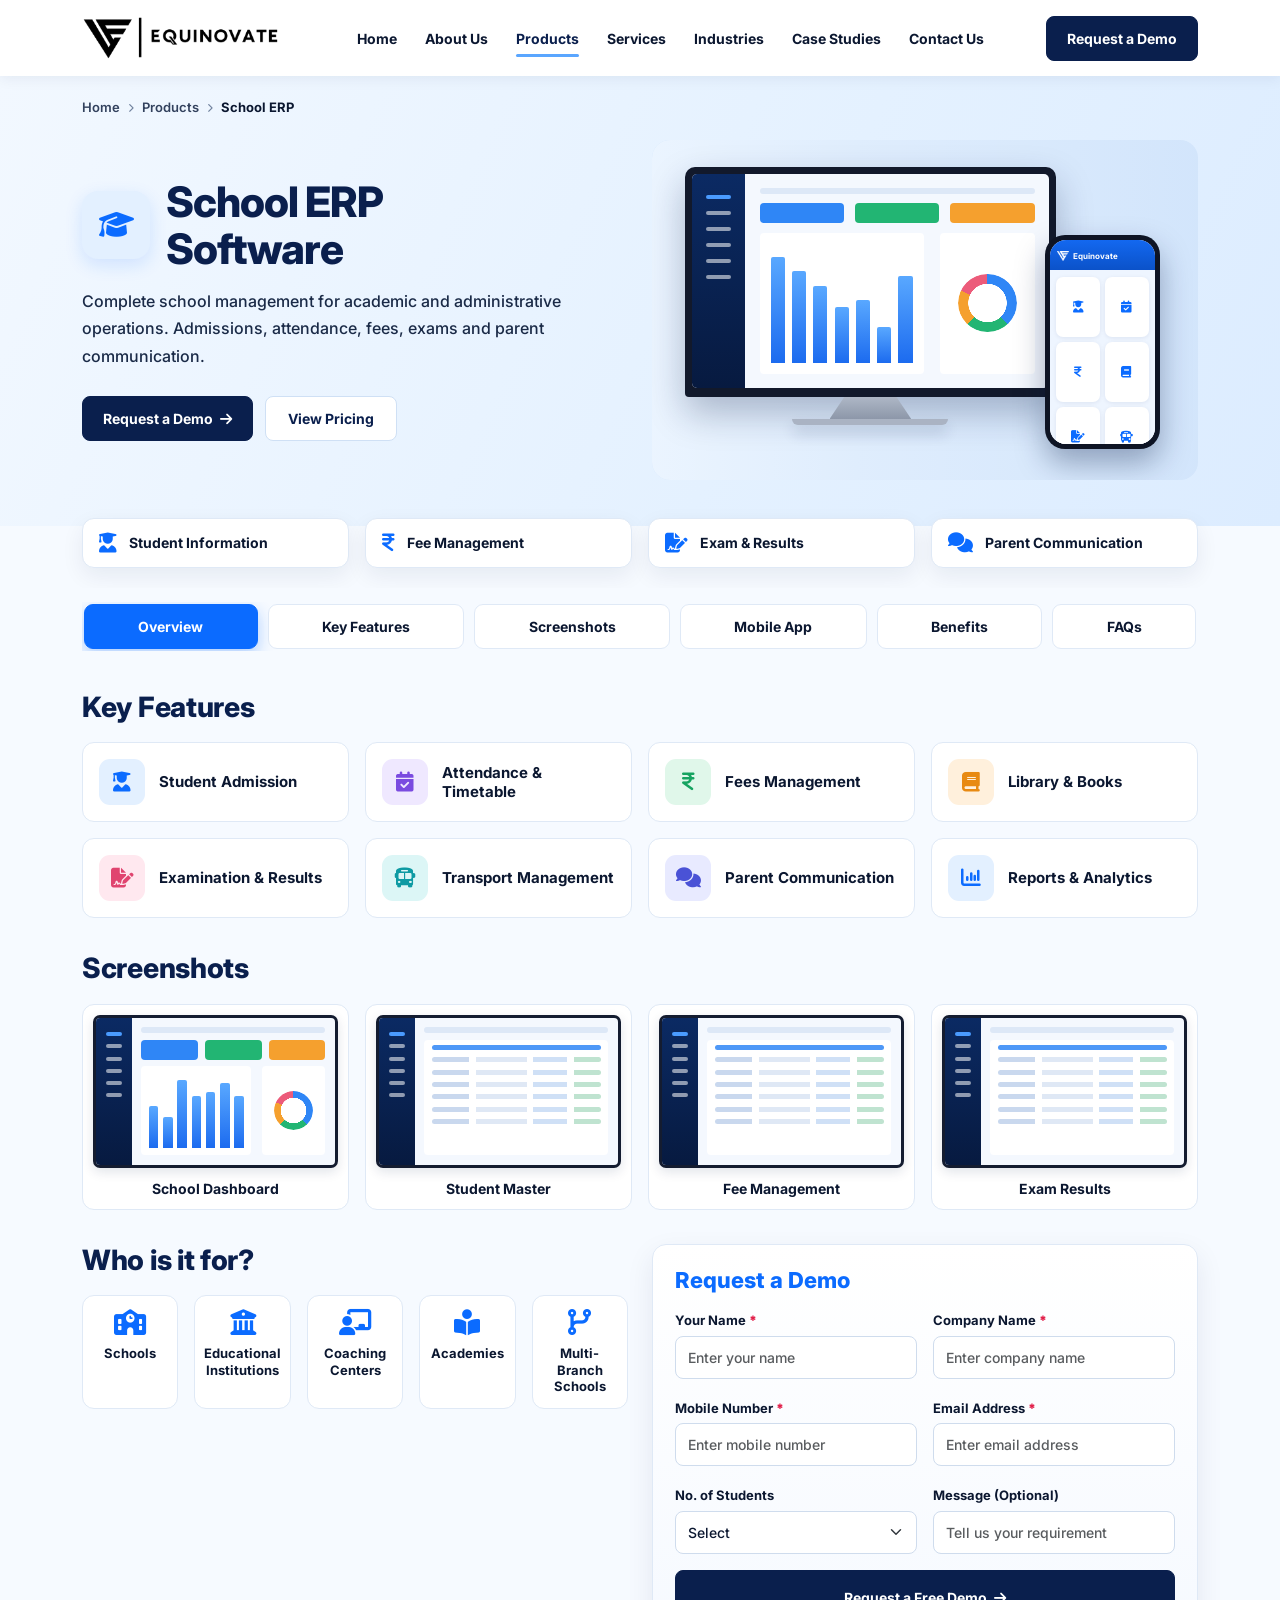
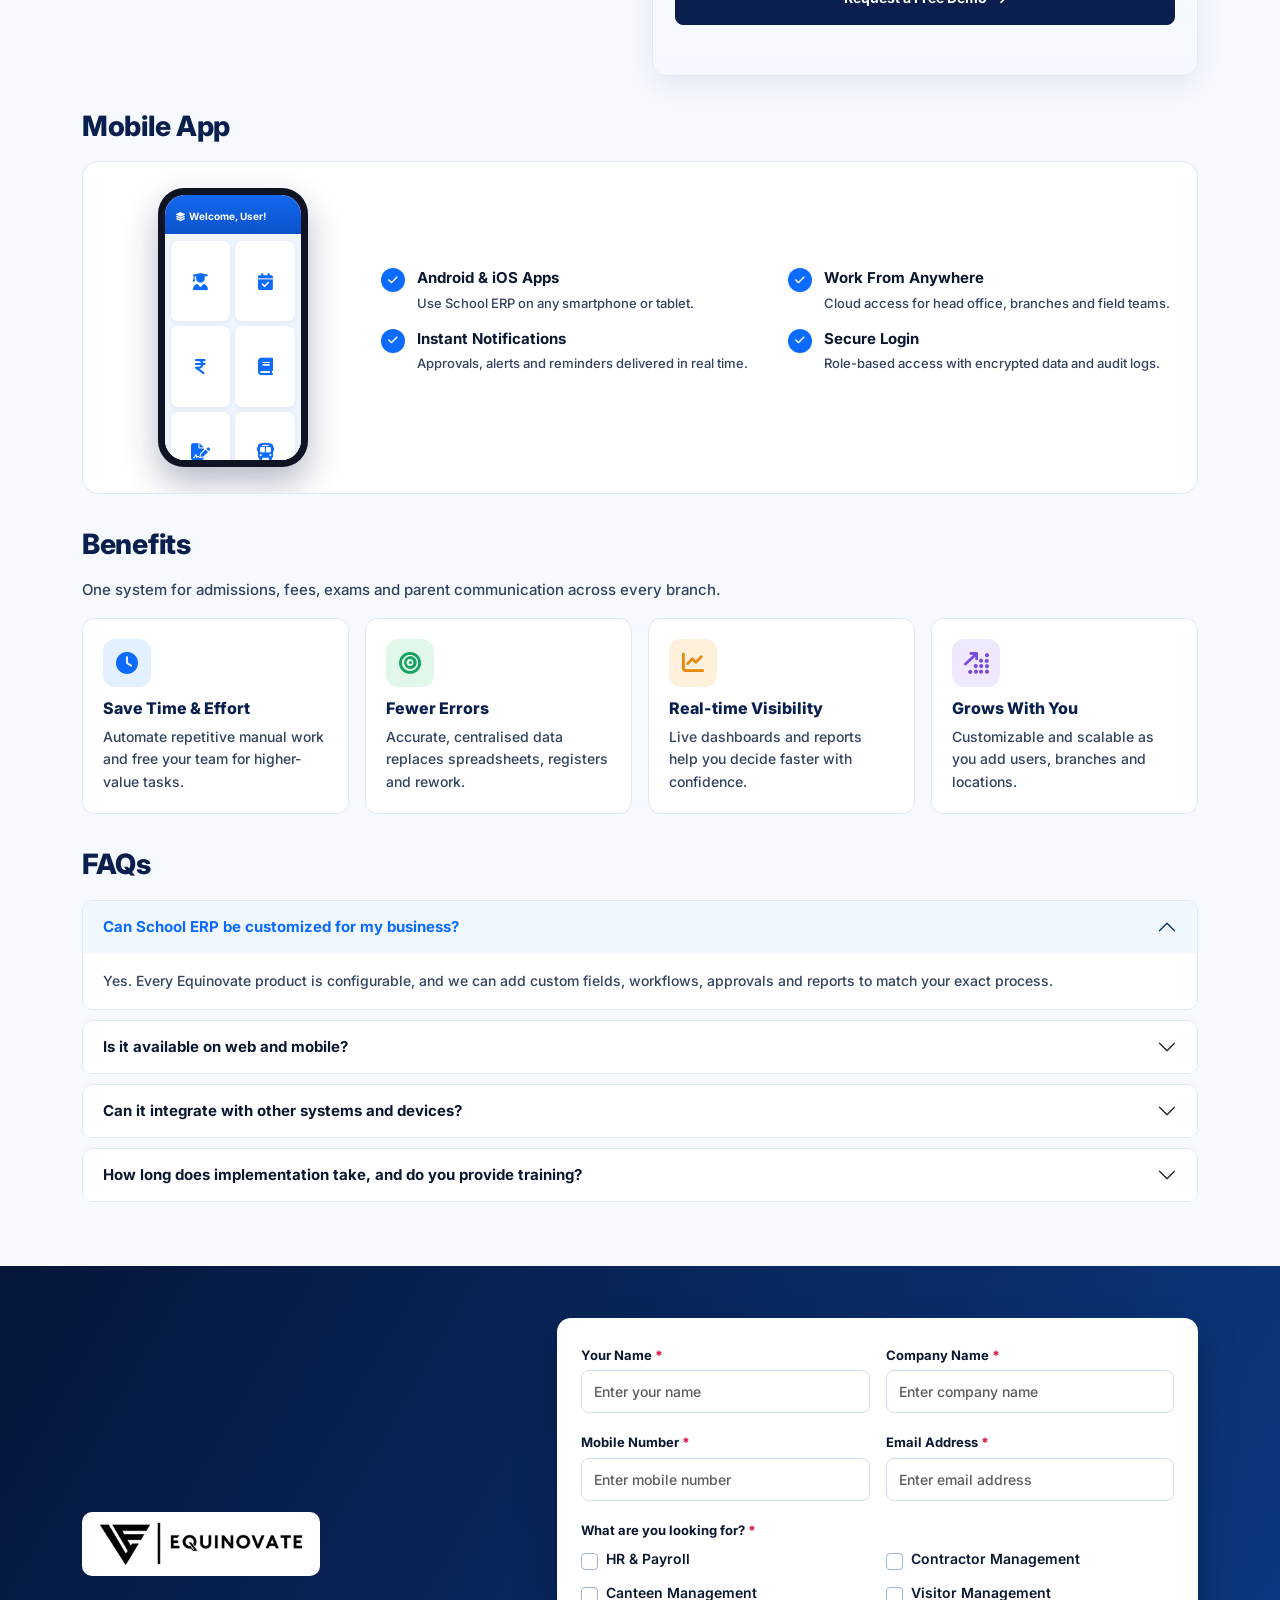
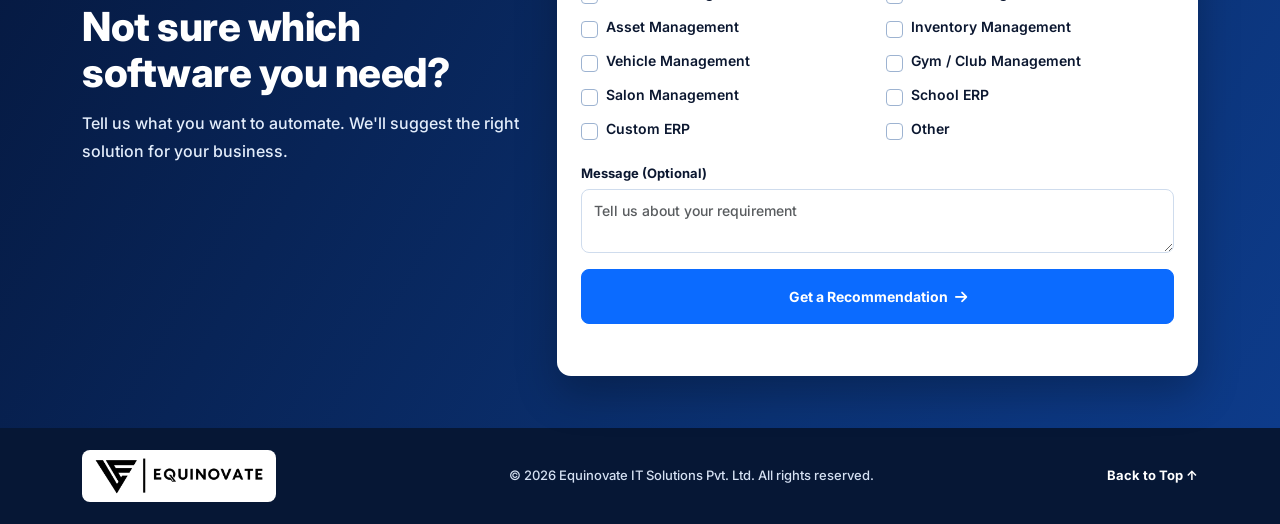
<file: products/school-erp.html>
<!DOCTYPE html>
<html lang="en">
<head>
    <meta charset="UTF-8">
    <meta name="viewport" content="width=device-width, initial-scale=1.0">
    <title>School ERP Software | Equinovate IT Solutions Pvt. Ltd.</title>
    <meta name="description" content="Complete school management for academic and administrative operations. Admissions, attendance, fees, exams and parent communication.">
    <link rel="icon" type="image/png" href="../images/favicon.png">
    <link rel="preconnect" href="https://fonts.googleapis.com">
    <link href="https://fonts.googleapis.com/css2?family=Inter:wght@400;500;600;700;800&display=swap" rel="stylesheet">
    <link href="https://cdn.jsdelivr.net/npm/bootstrap@5.3.3/dist/css/bootstrap.min.css" rel="stylesheet">
    <link rel="stylesheet" href="https://cdnjs.cloudflare.com/ajax/libs/font-awesome/6.5.2/css/all.min.css">
    <link rel="stylesheet" href="../css/product.css">
</head>
<body>
<nav class="navbar navbar-expand-lg pnav sticky-top">
    <div class="container">
        <a class="navbar-brand p-0" href="../index.html#home">
            <img src="../images/logo.png" alt="Equinovate IT Solutions Pvt. Ltd." class="logo-img">
        </a>
        <button class="navbar-toggler" type="button" data-bs-toggle="collapse" data-bs-target="#navbarMenu" aria-label="Toggle menu">
            <span class="navbar-toggler-icon"></span>
        </button>
        <div class="collapse navbar-collapse" id="navbarMenu">
            <ul class="navbar-nav mx-auto">
                <li class="nav-item"><a class="nav-link" href="../index.html#home">Home</a></li>
                <li class="nav-item"><a class="nav-link" href="../index.html#about">About Us</a></li>
                <li class="nav-item"><a class="nav-link active" href="../index.html#products">Products</a></li>
                <li class="nav-item"><a class="nav-link" href="../index.html#services">Services</a></li>
                <li class="nav-item"><a class="nav-link" href="../index.html#industries">Industries</a></li>
                <li class="nav-item"><a class="nav-link" href="../index.html#cases">Case Studies</a></li>
                <li class="nav-item"><a class="nav-link" href="../contact.html">Contact Us</a></li>
            </ul>
            <a href="#demo" class="btn btn-navy">Request a Demo</a>
        </div>
    </div>
</nav>

<!-- HERO -->
<section class="p-hero">
    <div class="container">
        <div class="crumbs">
            <a href="../index.html#home">Home</a><i class="fa-solid fa-chevron-right"></i>
            <a href="../index.html#products">Products</a><i class="fa-solid fa-chevron-right"></i>
            <span class="cur">School ERP</span>
        </div>
        <div class="row align-items-center g-4">
            <div class="col-lg-6">
                <div class="p-title p-title-h1"><div class="p-ico c-blue"><i class="fa-solid fa-graduation-cap"></i></div><h1>School ERP<br>Software</h1></div>
                <p class="lead-p">Complete school management for academic and administrative operations. Admissions, attendance, fees, exams and parent communication.</p>
                <div class="hero-btns">
                    <a href="#demo" class="btn btn-navy">Request a Demo <i class="fa-solid fa-arrow-right ms-1"></i></a>
                    <a href="../index.html#contact" class="btn btn-ghost">View Pricing</a>
                </div>
            </div>
            <div class="col-lg-6">
                <div class="hero-visual" style="background-image:url('https://images.unsplash.com/photo-1509062522246-3755977927d7?auto=format&fit=crop&w=1000&q=75')">
                    <div class="device-monitor">
                        <div class="monitor-bezel"><div class="mock"><div class="sb"><i></i><i></i><i></i><i></i><i></i><i></i></div><div class="mc"><div class="tb"></div><div class="kp"><b></b><b></b><b></b></div><div class="ch"><div class="bars"><i style="height:89%"></i><i style="height:77%"></i><i style="height:64%"></i><i style="height:47%"></i><i style="height:53%"></i><i style="height:30%"></i><i style="height:73%"></i></div><div class="donut"><i></i></div></div></div></div></div>
                        <div class="monitor-stand"></div><div class="monitor-base"></div>
                    </div>
                    <div class="device-phone"><div class="phone-screen">
                        <div class="phone-top"><img src="../images/logo-mark-white.png" alt="" class="pt-logo"> Equinovate</div>
                        <div class="phone-grid"><span><i class="fa-solid fa-user-graduate"></i></span><span><i class="fa-solid fa-calendar-check"></i></span><span><i class="fa-solid fa-indian-rupee-sign"></i></span><span><i class="fa-solid fa-book"></i></span><span><i class="fa-solid fa-file-signature"></i></span><span><i class="fa-solid fa-bus"></i></span></div>
                    </div></div>
                </div>
            </div>
        </div>
    </div>
</section>

<!-- HIGHLIGHTS -->
<section class="chips-row">
    <div class="container">
        <div class="row g-3">
            <div class="col-6 col-lg-3"><div class="chip-box"><i class="fa-solid fa-user-graduate"></i><span>Student Information</span></div></div>
            <div class="col-6 col-lg-3"><div class="chip-box"><i class="fa-solid fa-indian-rupee-sign"></i><span>Fee Management</span></div></div>
            <div class="col-6 col-lg-3"><div class="chip-box"><i class="fa-solid fa-file-signature"></i><span>Exam & Results</span></div></div>
            <div class="col-6 col-lg-3"><div class="chip-box"><i class="fa-solid fa-comments"></i><span>Parent Communication</span></div></div>
        </div>
    </div>
</section>

<!-- TABS -->
<div class="ptabs-wrap">
    <div class="container">
        <nav class="ptabs" aria-label="Page sections">
            <a href="#overview" class="active">Overview</a>
            <a href="#features">Key Features</a>
            <a href="#screenshots">Screenshots</a>
            <a href="#mobile">Mobile App</a>
            <a href="#benefits">Benefits</a>
            <a href="#faqs">FAQs</a>
        </nav>
    </div>
</div>

<main>
<span id="overview"></span>

<!-- KEY FEATURES -->
<section class="psec" id="features">
    <div class="container">
        <h2>Key Features</h2>
        <div class="row g-3">
            <div class="col-12 col-sm-6 col-lg-3"><div class="feat"><div class="fi c-blue"><i class="fa-solid fa-user-graduate"></i></div><b>Student Admission</b></div></div>
            <div class="col-12 col-sm-6 col-lg-3"><div class="feat"><div class="fi c-purple"><i class="fa-solid fa-calendar-check"></i></div><b>Attendance & Timetable</b></div></div>
            <div class="col-12 col-sm-6 col-lg-3"><div class="feat"><div class="fi c-green"><i class="fa-solid fa-indian-rupee-sign"></i></div><b>Fees Management</b></div></div>
            <div class="col-12 col-sm-6 col-lg-3"><div class="feat"><div class="fi c-orange"><i class="fa-solid fa-book"></i></div><b>Library & Books</b></div></div>
            <div class="col-12 col-sm-6 col-lg-3"><div class="feat"><div class="fi c-pink"><i class="fa-solid fa-file-signature"></i></div><b>Examination & Results</b></div></div>
            <div class="col-12 col-sm-6 col-lg-3"><div class="feat"><div class="fi c-teal"><i class="fa-solid fa-bus"></i></div><b>Transport Management</b></div></div>
            <div class="col-12 col-sm-6 col-lg-3"><div class="feat"><div class="fi c-indigo"><i class="fa-solid fa-comments"></i></div><b>Parent Communication</b></div></div>
            <div class="col-12 col-sm-6 col-lg-3"><div class="feat"><div class="fi c-blue"><i class="fa-solid fa-chart-column"></i></div><b>Reports & Analytics</b></div></div>
        </div>
    </div>
</section>

<!-- SCREENSHOTS -->
<section class="psec" id="screenshots">
    <div class="container">
        <h2>Screenshots</h2>
        <div class="row g-3">
            <div class="col-6 col-lg-3"><div class="shot"><div class="mock"><div class="sb"><i></i><i></i><i></i><i></i><i></i><i></i></div><div class="mc"><div class="tb"></div><div class="kp"><b></b><b></b><b></b></div><div class="ch"><div class="bars"><i style="height:56%"></i><i style="height:41%"></i><i style="height:91%"></i><i style="height:69%"></i><i style="height:75%"></i><i style="height:87%"></i><i style="height:69%"></i></div><div class="donut"><i></i></div></div></div></div><span>School Dashboard</span></div></div>
            <div class="col-6 col-lg-3"><div class="shot"><div class="mock"><div class="sb"><i></i><i></i><i></i><i></i><i></i><i></i></div><div class="mc"><div class="tb"></div><div class="tbl"><i></i><i></i><i></i><i></i><i></i><i></i><i></i></div></div></div><span>Student Master</span></div></div>
            <div class="col-6 col-lg-3"><div class="shot"><div class="mock"><div class="sb"><i></i><i></i><i></i><i></i><i></i><i></i></div><div class="mc"><div class="tb"></div><div class="tbl"><i></i><i></i><i></i><i></i><i></i><i></i><i></i></div></div></div><span>Fee Management</span></div></div>
            <div class="col-6 col-lg-3"><div class="shot"><div class="mock"><div class="sb"><i></i><i></i><i></i><i></i><i></i><i></i></div><div class="mc"><div class="tb"></div><div class="tbl"><i></i><i></i><i></i><i></i><i></i><i></i><i></i></div></div></div><span>Exam Results</span></div></div>
        </div>
    </div>
</section>

<!-- WHO + DEMO -->
<section class="psec" id="demo">
    <div class="container">
        <div class="row g-4">
            <div class="col-lg-6">
                <h2>Who is it for?</h2>
                <div class="row g-3">
                <div class="col-6 col-sm-4 col-xl"><div class="who-card"><i class="fa-solid fa-school"></i><span>Schools</span></div></div>
                <div class="col-6 col-sm-4 col-xl"><div class="who-card"><i class="fa-solid fa-building-columns"></i><span>Educational Institutions</span></div></div>
                <div class="col-6 col-sm-4 col-xl"><div class="who-card"><i class="fa-solid fa-chalkboard-user"></i><span>Coaching Centers</span></div></div>
                <div class="col-6 col-sm-4 col-xl"><div class="who-card"><i class="fa-solid fa-book-open-reader"></i><span>Academies</span></div></div>
                <div class="col-6 col-sm-4 col-xl"><div class="who-card"><i class="fa-solid fa-code-branch"></i><span>Multi-Branch Schools</span></div></div>
                </div>
            </div>
            <div class="col-lg-6">
                <div class="demo-card">
                    <h3>Request a Demo</h3>
                    <form id="demoForm" novalidate>
                        <div class="row g-3">
                            <div class="col-sm-6"><label for="dn">Your Name <b>*</b></label><input id="dn" type="text" class="form-control" required placeholder="Enter your name"></div>
                            <div class="col-sm-6"><label for="dc">Company Name <b>*</b></label><input id="dc" type="text" class="form-control" required placeholder="Enter company name"></div>
                            <div class="col-sm-6"><label for="dm">Mobile Number <b>*</b></label><input id="dm" type="tel" class="form-control" required placeholder="Enter mobile number"></div>
                            <div class="col-sm-6"><label for="de">Email Address <b>*</b></label><input id="de" type="email" class="form-control" required placeholder="Enter email address"></div>
                            <div class="col-sm-6"><label for="ds">No. of Students</label><select id="ds" class="form-select"><option value="">Select</option><option>1 – 300</option><option>301 – 1000</option><option>1001 – 3000</option><option>3000+</option></select></div>
                            <div class="col-sm-6"><label for="dg">Message (Optional)</label><input id="dg" type="text" class="form-control" placeholder="Tell us your requirement"></div>
                            <div class="col-12">
                                <button type="submit" class="btn btn-navy w-100 py-3">Request a Free Demo <i class="fa-solid fa-arrow-right ms-1"></i></button>
                                <p class="form-msg" role="status"></p>
                            </div>
                        </div>
                    </form>
                </div>
            </div>
        </div>
    </div>
</section>

<!-- MOBILE APP -->
<section class="psec" id="mobile">
    <div class="container">
        <h2>Mobile App</h2>
        <div class="app-box">
            <div class="row align-items-center g-4">
                <div class="col-md-4 col-lg-3">
                    <div class="app-phone"><div class="phone-screen">
                        <div class="phone-top"><i class="fa-solid fa-layer-group"></i> Welcome, User!</div>
                        <div class="phone-grid"><span><i class="fa-solid fa-user-graduate"></i></span><span><i class="fa-solid fa-calendar-check"></i></span><span><i class="fa-solid fa-indian-rupee-sign"></i></span><span><i class="fa-solid fa-book"></i></span><span><i class="fa-solid fa-file-signature"></i></span><span><i class="fa-solid fa-bus"></i></span></div>
                    </div></div>
                </div>
                <div class="col-md-8 col-lg-9">
                    <div class="row">
                        <div class="col-lg-6"><div class="tick"><i class="fa-solid fa-check"></i><div><b>Android &amp; iOS Apps</b><small>Use School ERP on any smartphone or tablet.</small></div></div>
                        <div class="tick"><i class="fa-solid fa-check"></i><div><b>Instant Notifications</b><small>Approvals, alerts and reminders delivered in real time.</small></div></div></div>
                        <div class="col-lg-6"><div class="tick"><i class="fa-solid fa-check"></i><div><b>Work From Anywhere</b><small>Cloud access for head office, branches and field teams.</small></div></div>
                        <div class="tick"><i class="fa-solid fa-check"></i><div><b>Secure Login</b><small>Role-based access with encrypted data and audit logs.</small></div></div></div>
                    </div>
                </div>
            </div>
        </div>
    </div>
</section>

<!-- BENEFITS -->
<section class="psec" id="benefits">
    <div class="container">
        <h2>Benefits</h2>
        <p class="mb-3" style="font-size:15px;color:var(--muted)">One system for admissions, fees, exams and parent communication across every branch.</p>
        <div class="row g-3">
            <div class="col-12 col-sm-6 col-lg-3"><div class="ben"><i class="fa-solid fa-clock c-blue"></i><h5>Save Time & Effort</h5><p>Automate repetitive manual work and free your team for higher-value tasks.</p></div></div>
            <div class="col-12 col-sm-6 col-lg-3"><div class="ben"><i class="fa-solid fa-bullseye c-green"></i><h5>Fewer Errors</h5><p>Accurate, centralised data replaces spreadsheets, registers and rework.</p></div></div>
            <div class="col-12 col-sm-6 col-lg-3"><div class="ben"><i class="fa-solid fa-chart-line c-orange"></i><h5>Real-time Visibility</h5><p>Live dashboards and reports help you decide faster with confidence.</p></div></div>
            <div class="col-12 col-sm-6 col-lg-3"><div class="ben"><i class="fa-solid fa-arrow-up-right-dots c-purple"></i><h5>Grows With You</h5><p>Customizable and scalable as you add users, branches and locations.</p></div></div>
        </div>
    </div>
</section>

<!-- FAQ -->
<section class="psec" id="faqs">
    <div class="container">
        <h2>FAQs</h2>
        <div class="accordion" id="faqList">
                <div class="accordion-item">
                    <h3 class="accordion-header"><button class="accordion-button" type="button" data-bs-toggle="collapse" data-bs-target="#faq0">Can School ERP be customized for my business?</button></h3>
                    <div id="faq0" class="accordion-collapse collapse show" data-bs-parent="#faqList"><div class="accordion-body">Yes. Every Equinovate product is configurable, and we can add custom fields, workflows, approvals and reports to match your exact process.</div></div>
                </div>
                <div class="accordion-item">
                    <h3 class="accordion-header"><button class="accordion-button collapsed" type="button" data-bs-toggle="collapse" data-bs-target="#faq1">Is it available on web and mobile?</button></h3>
                    <div id="faq1" class="accordion-collapse collapse" data-bs-parent="#faqList"><div class="accordion-body">Yes. School ERP is a cloud-based web application with companion Android and iOS apps, so your team can work from the office or on the move.</div></div>
                </div>
                <div class="accordion-item">
                    <h3 class="accordion-header"><button class="accordion-button collapsed" type="button" data-bs-toggle="collapse" data-bs-target="#faq2">Can it integrate with other systems and devices?</button></h3>
                    <div id="faq2" class="accordion-collapse collapse" data-bs-parent="#faqList"><div class="accordion-body">Yes. We integrate with biometric and QR devices, WhatsApp / SMS gateways, payment gateways, accounting software and SAP or other ERPs as required.</div></div>
                </div>
                <div class="accordion-item">
                    <h3 class="accordion-header"><button class="accordion-button collapsed" type="button" data-bs-toggle="collapse" data-bs-target="#faq3">How long does implementation take, and do you provide training?</button></h3>
                    <div id="faq3" class="accordion-collapse collapse" data-bs-parent="#faqList"><div class="accordion-body">Most standard deployments go live in a few weeks. We provide data migration, user training and ongoing support after go-live.</div></div>
                </div>
        </div>
    </div>
</section>
</main>

<!-- CTA -->
<section class="cta-sec" id="recommend">
    <div class="container">
        <div class="row align-items-center g-4">
            <div class="col-lg-5">
                <a href="../index.html#home" class="cta-logo"><img src="../images/logo.png" alt="Equinovate IT Solutions Pvt. Ltd."></a>
                <h2>Not sure which software you need?</h2>
                <p class="cta-p">Tell us what you want to automate. We'll suggest the right solution for your business.</p>
            </div>
            <div class="col-lg-7">
                <div class="cta-card">
                    <form id="ctaForm" novalidate>
                        <div class="row g-3">
                            <div class="col-sm-6"><label for="cn">Your Name <b>*</b></label><input id="cn" type="text" class="form-control" required placeholder="Enter your name"></div>
                            <div class="col-sm-6"><label for="cc">Company Name <b>*</b></label><input id="cc" type="text" class="form-control" required placeholder="Enter company name"></div>
                            <div class="col-sm-6"><label for="cm">Mobile Number <b>*</b></label><input id="cm" type="tel" class="form-control" required placeholder="Enter mobile number"></div>
                            <div class="col-sm-6"><label for="ce">Email Address <b>*</b></label><input id="ce" type="email" class="form-control" required placeholder="Enter email address"></div>
                            <div class="col-12">
                                <label class="mb-2">What are you looking for? <b>*</b></label>
                                <div class="chk-grid">
                                <div class="form-check"><input class="form-check-input" type="checkbox" id="lk0" name="need" value="HR & Payroll"><label class="form-check-label" for="lk0">HR & Payroll</label></div>
                                <div class="form-check"><input class="form-check-input" type="checkbox" id="lk1" name="need" value="Contractor Management"><label class="form-check-label" for="lk1">Contractor Management</label></div>
                                <div class="form-check"><input class="form-check-input" type="checkbox" id="lk2" name="need" value="Canteen Management"><label class="form-check-label" for="lk2">Canteen Management</label></div>
                                <div class="form-check"><input class="form-check-input" type="checkbox" id="lk3" name="need" value="Visitor Management"><label class="form-check-label" for="lk3">Visitor Management</label></div>
                                <div class="form-check"><input class="form-check-input" type="checkbox" id="lk4" name="need" value="Asset Management"><label class="form-check-label" for="lk4">Asset Management</label></div>
                                <div class="form-check"><input class="form-check-input" type="checkbox" id="lk5" name="need" value="Inventory Management"><label class="form-check-label" for="lk5">Inventory Management</label></div>
                                <div class="form-check"><input class="form-check-input" type="checkbox" id="lk6" name="need" value="Vehicle Management"><label class="form-check-label" for="lk6">Vehicle Management</label></div>
                                <div class="form-check"><input class="form-check-input" type="checkbox" id="lk7" name="need" value="Gym / Club Management"><label class="form-check-label" for="lk7">Gym / Club Management</label></div>
                                <div class="form-check"><input class="form-check-input" type="checkbox" id="lk8" name="need" value="Salon Management"><label class="form-check-label" for="lk8">Salon Management</label></div>
                                <div class="form-check"><input class="form-check-input" type="checkbox" id="lk9" name="need" value="School ERP"><label class="form-check-label" for="lk9">School ERP</label></div>
                                <div class="form-check"><input class="form-check-input" type="checkbox" id="lk10" name="need" value="Custom ERP"><label class="form-check-label" for="lk10">Custom ERP</label></div>
                                <div class="form-check"><input class="form-check-input" type="checkbox" id="lk11" name="need" value="Other"><label class="form-check-label" for="lk11">Other</label></div>
                                </div>
                            </div>
                            <div class="col-12"><label for="cg">Message (Optional)</label><textarea id="cg" class="form-control" rows="2" placeholder="Tell us about your requirement"></textarea></div>
                            <div class="col-12">
                                <button type="submit" class="btn btn-blue w-100 py-3">Get a Recommendation <i class="fa-solid fa-arrow-right ms-1"></i></button>
                                <p class="form-msg" role="status"></p>
                            </div>
                        </div>
                    </form>
                </div>
            </div>
        </div>
    </div>
</section>

<!-- FOOTER -->
<footer class="p-footer">
    <div class="container d-flex flex-wrap align-items-center justify-content-between gap-3">
        <a class="flogo" href="../index.html#home"><img src="../images/logo.png" alt="Equinovate IT Solutions Pvt. Ltd."></a>
        <p>© <span class="js-year"></span> Equinovate IT Solutions Pvt. Ltd. All rights reserved.</p>
        <a href="#top" class="top" onclick="window.scrollTo({top:0,behavior:'smooth'});return false;">Back to Top ↑</a>
    </div>
</footer>

<button id="backTop" class="back-top" aria-label="Back to top"><i class="fa-solid fa-arrow-up"></i></button>

<script src="https://cdn.jsdelivr.net/npm/bootstrap@5.3.3/dist/js/bootstrap.bundle.min.js"></script>
<script src="../js/product.js"></script>
</body>
</html>
</file>
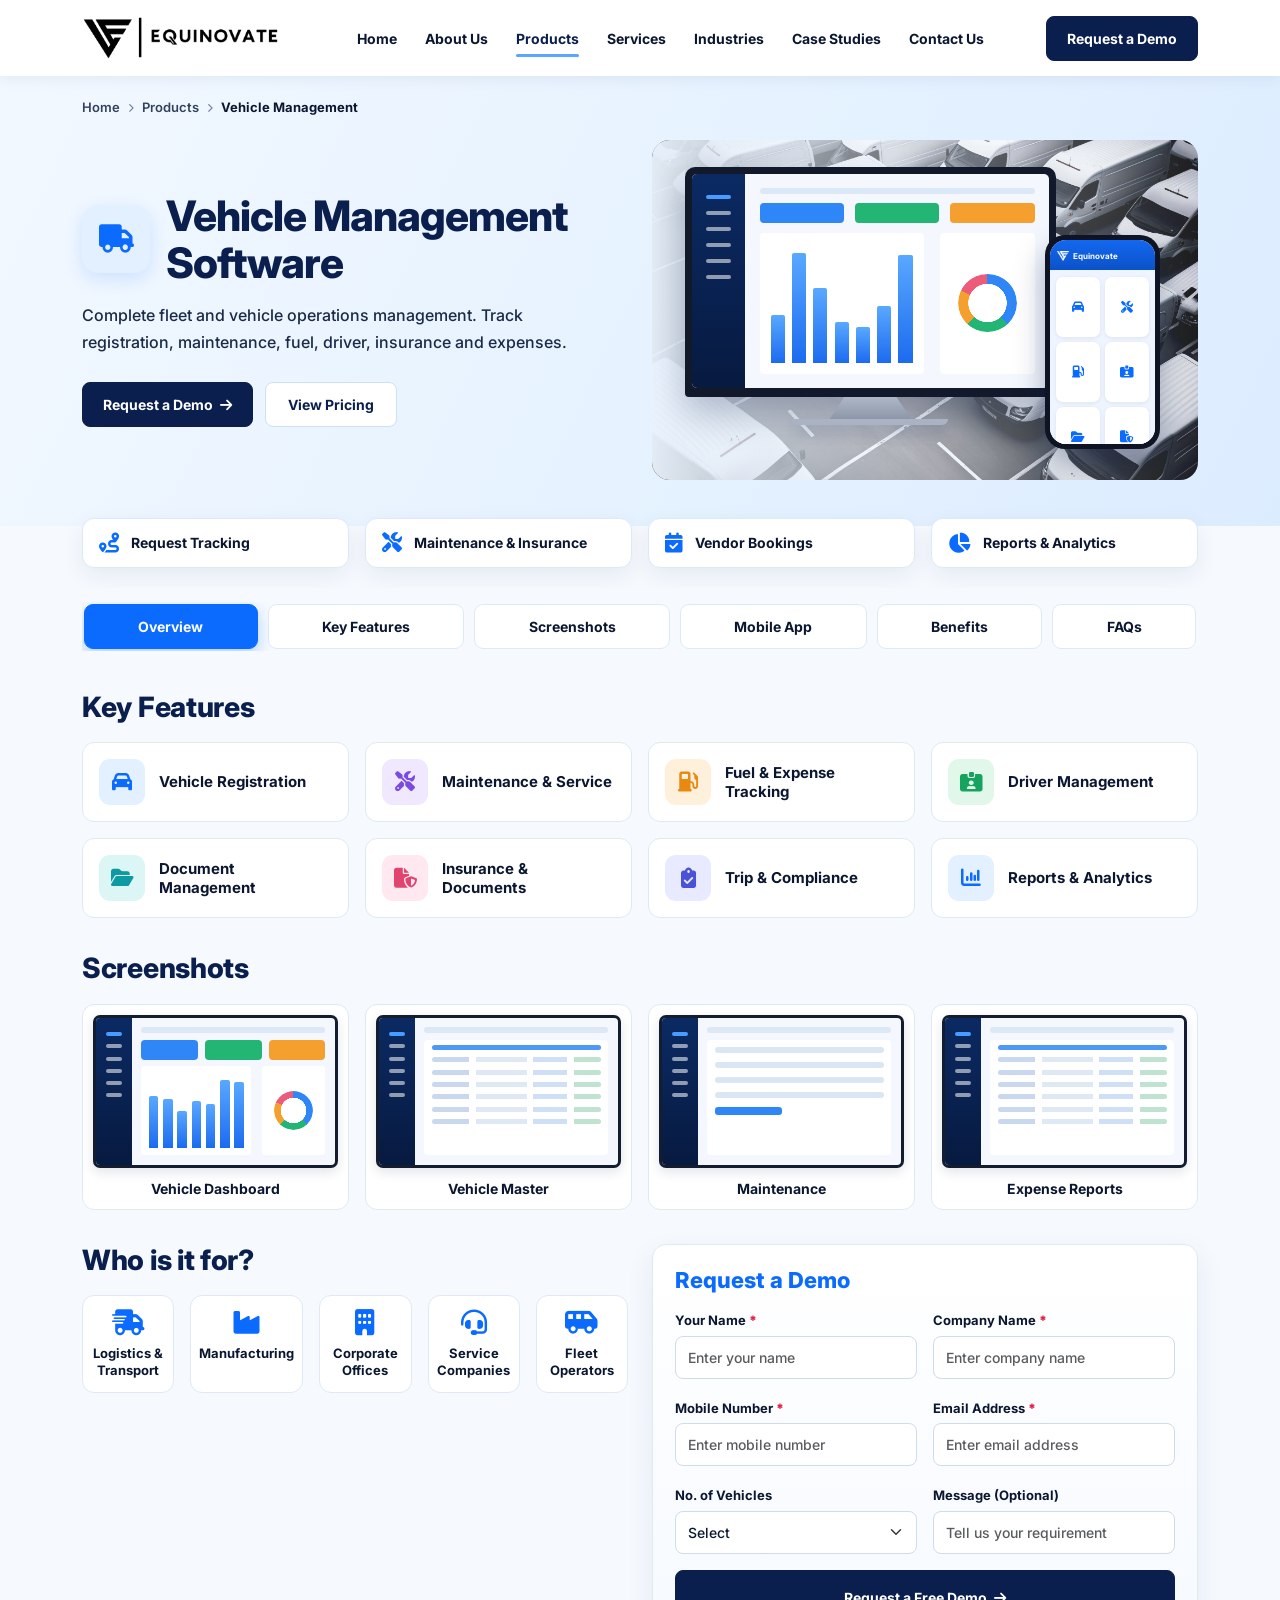
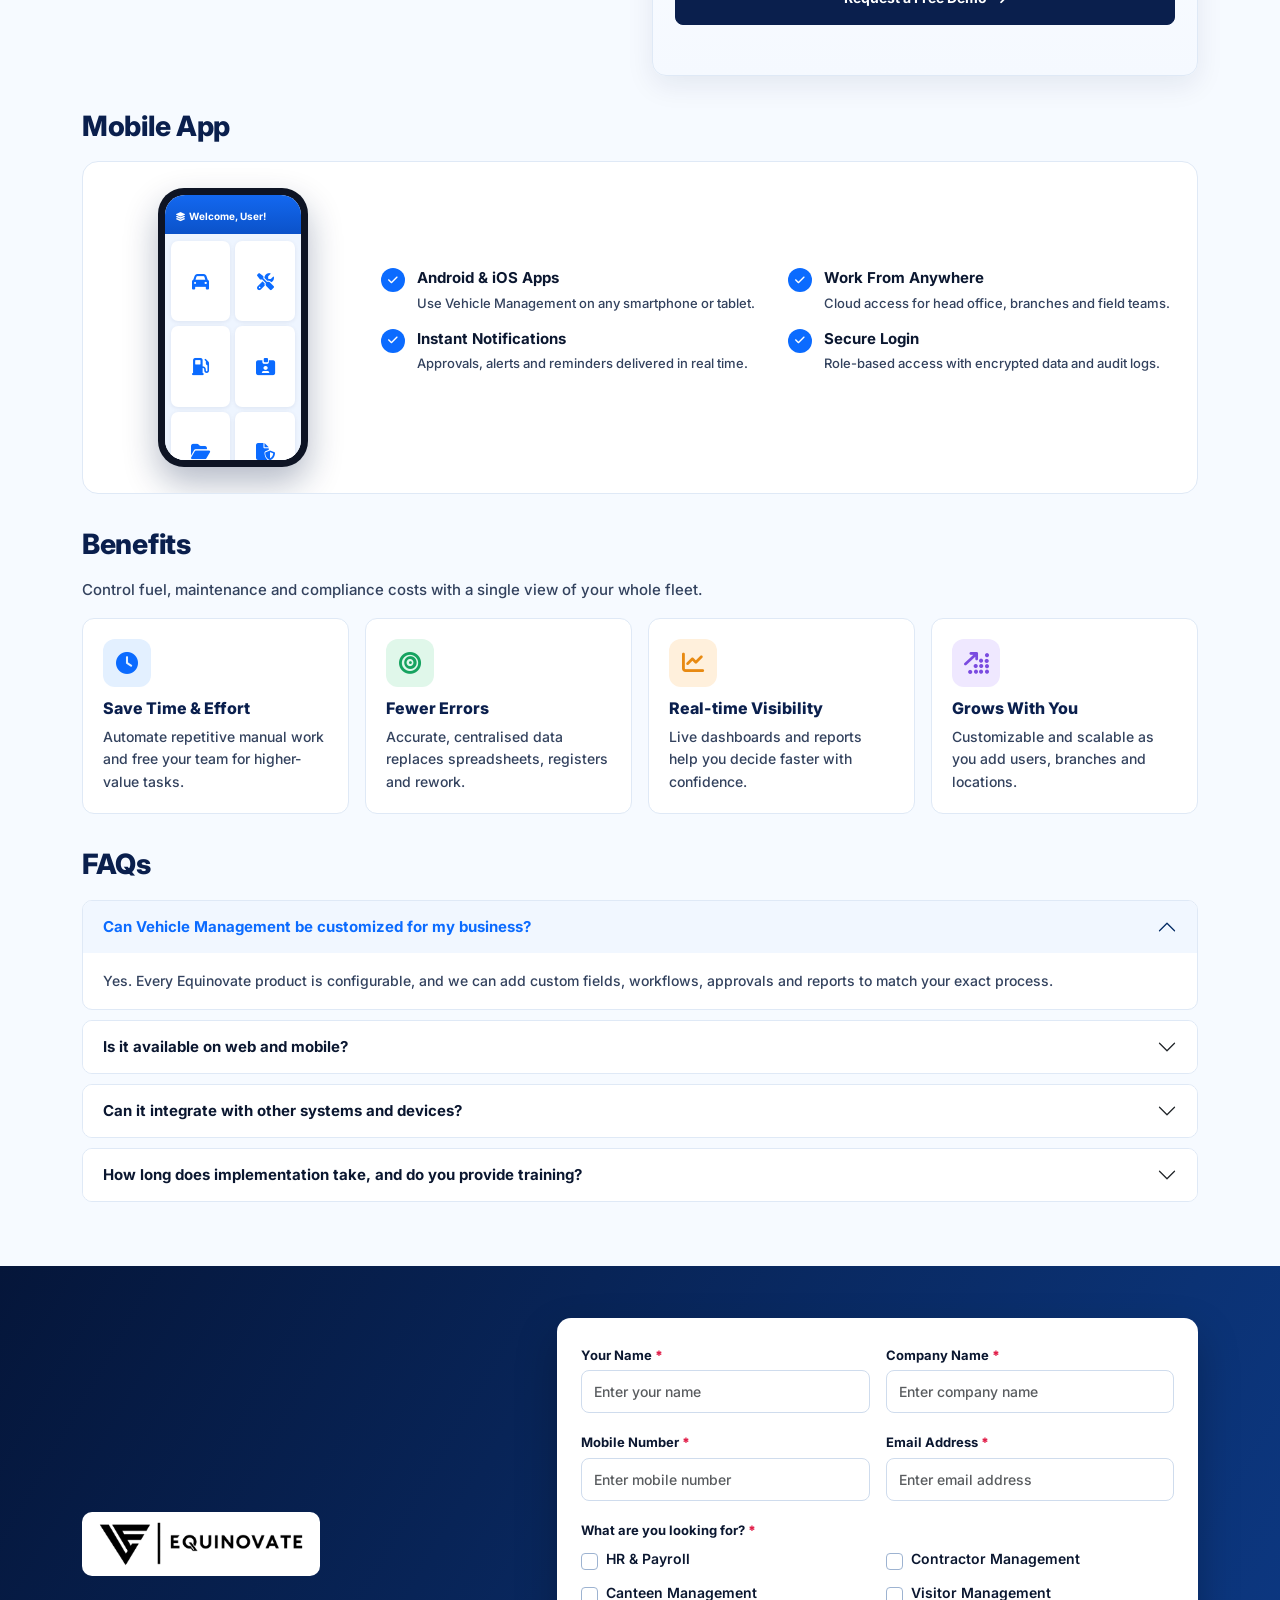
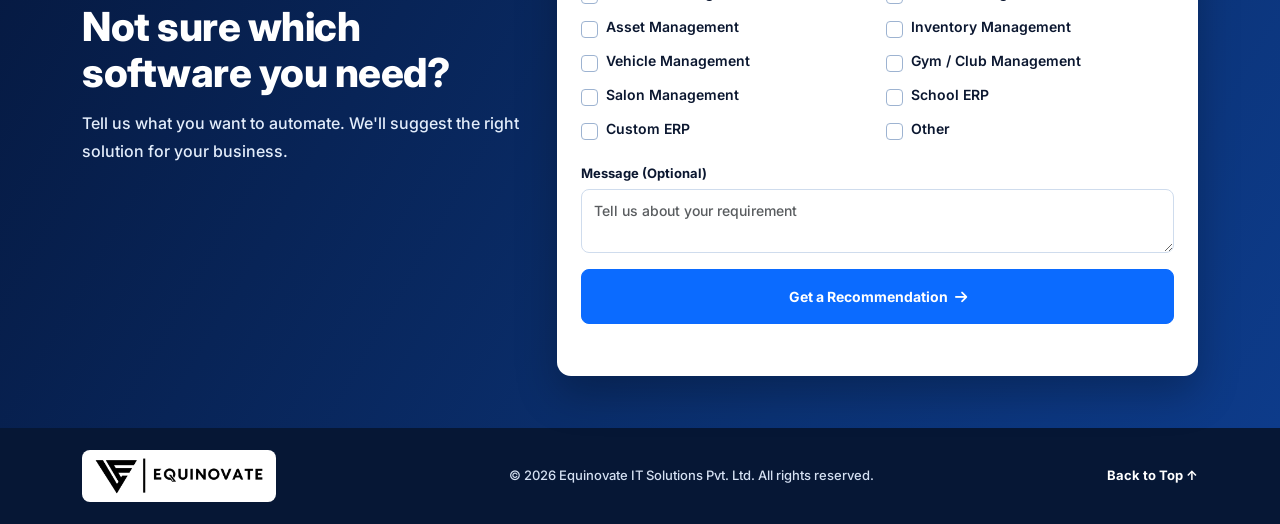
<file: products/vehicle-management.html>
<!DOCTYPE html>
<html lang="en">
<head>
    <meta charset="UTF-8">
    <meta name="viewport" content="width=device-width, initial-scale=1.0">
    <title>Vehicle Management Software | Equinovate IT Solutions Pvt. Ltd.</title>
    <meta name="description" content="Complete fleet and vehicle operations management. Track registration, maintenance, fuel, driver, insurance and expenses.">
    <link rel="icon" type="image/png" href="../images/favicon.png">
    <link rel="preconnect" href="https://fonts.googleapis.com">
    <link href="https://fonts.googleapis.com/css2?family=Inter:wght@400;500;600;700;800&display=swap" rel="stylesheet">
    <link href="https://cdn.jsdelivr.net/npm/bootstrap@5.3.3/dist/css/bootstrap.min.css" rel="stylesheet">
    <link rel="stylesheet" href="https://cdnjs.cloudflare.com/ajax/libs/font-awesome/6.5.2/css/all.min.css">
    <link rel="stylesheet" href="../css/product.css">
</head>
<body>
<nav class="navbar navbar-expand-lg pnav sticky-top">
    <div class="container">
        <a class="navbar-brand p-0" href="../index.html#home">
            <img src="../images/logo.png" alt="Equinovate IT Solutions Pvt. Ltd." class="logo-img">
        </a>
        <button class="navbar-toggler" type="button" data-bs-toggle="collapse" data-bs-target="#navbarMenu" aria-label="Toggle menu">
            <span class="navbar-toggler-icon"></span>
        </button>
        <div class="collapse navbar-collapse" id="navbarMenu">
            <ul class="navbar-nav mx-auto">
                <li class="nav-item"><a class="nav-link" href="../index.html#home">Home</a></li>
                <li class="nav-item"><a class="nav-link" href="../index.html#about">About Us</a></li>
                <li class="nav-item"><a class="nav-link active" href="../index.html#products">Products</a></li>
                <li class="nav-item"><a class="nav-link" href="../index.html#services">Services</a></li>
                <li class="nav-item"><a class="nav-link" href="../index.html#industries">Industries</a></li>
                <li class="nav-item"><a class="nav-link" href="../index.html#cases">Case Studies</a></li>
                <li class="nav-item"><a class="nav-link" href="../contact.html">Contact Us</a></li>
            </ul>
            <a href="#demo" class="btn btn-navy">Request a Demo</a>
        </div>
    </div>
</nav>

<!-- HERO -->
<section class="p-hero">
    <div class="container">
        <div class="crumbs">
            <a href="../index.html#home">Home</a><i class="fa-solid fa-chevron-right"></i>
            <a href="../index.html#products">Products</a><i class="fa-solid fa-chevron-right"></i>
            <span class="cur">Vehicle Management</span>
        </div>
        <div class="row align-items-center g-4">
            <div class="col-lg-6">
                <div class="p-title p-title-h1"><div class="p-ico c-blue"><i class="fa-solid fa-truck"></i></div><h1>Vehicle Management<br>Software</h1></div>
                <p class="lead-p">Complete fleet and vehicle operations management. Track registration, maintenance, fuel, driver, insurance and expenses.</p>
                <div class="hero-btns">
                    <a href="#demo" class="btn btn-navy">Request a Demo <i class="fa-solid fa-arrow-right ms-1"></i></a>
                    <a href="../index.html#contact" class="btn btn-ghost">View Pricing</a>
                </div>
            </div>
            <div class="col-lg-6">
                <div class="hero-visual" style="background-image:url('../images/Vehicle_Management.png')">
                    <div class="device-monitor">
                        <div class="monitor-bezel"><div class="mock"><div class="sb"><i></i><i></i><i></i><i></i><i></i><i></i></div><div class="mc"><div class="tb"></div><div class="kp"><b></b><b></b><b></b></div><div class="ch"><div class="bars"><i style="height:40%"></i><i style="height:92%"></i><i style="height:63%"></i><i style="height:34%"></i><i style="height:30%"></i><i style="height:48%"></i><i style="height:90%"></i></div><div class="donut"><i></i></div></div></div></div></div>
                        <div class="monitor-stand"></div><div class="monitor-base"></div>
                    </div>
                    <div class="device-phone"><div class="phone-screen">
                        <div class="phone-top"><img src="../images/logo-mark-white.png" alt="" class="pt-logo"> Equinovate</div>
                        <div class="phone-grid"><span><i class="fa-solid fa-car"></i></span><span><i class="fa-solid fa-screwdriver-wrench"></i></span><span><i class="fa-solid fa-gas-pump"></i></span><span><i class="fa-solid fa-id-card-clip"></i></span><span><i class="fa-solid fa-folder-open"></i></span><span><i class="fa-solid fa-file-shield"></i></span></div>
                    </div></div>
                </div>
            </div>
        </div>
    </div>
</section>

<!-- HIGHLIGHTS -->
<section class="chips-row">
    <div class="container">
        <div class="row g-3">
            <div class="col-6 col-lg-3"><div class="chip-box"><i class="fa-solid fa-route"></i><span>Request Tracking</span></div></div>
            <div class="col-6 col-lg-3"><div class="chip-box"><i class="fa-solid fa-screwdriver-wrench"></i><span>Maintenance & Insurance</span></div></div>
            <div class="col-6 col-lg-3"><div class="chip-box"><i class="fa-solid fa-calendar-check"></i><span>Vendor Bookings</span></div></div>
            <div class="col-6 col-lg-3"><div class="chip-box"><i class="fa-solid fa-chart-pie"></i><span>Reports & Analytics</span></div></div>
        </div>
    </div>
</section>

<!-- TABS -->
<div class="ptabs-wrap">
    <div class="container">
        <nav class="ptabs" aria-label="Page sections">
            <a href="#overview" class="active">Overview</a>
            <a href="#features">Key Features</a>
            <a href="#screenshots">Screenshots</a>
            <a href="#mobile">Mobile App</a>
            <a href="#benefits">Benefits</a>
            <a href="#faqs">FAQs</a>
        </nav>
    </div>
</div>

<main>
<span id="overview"></span>

<!-- KEY FEATURES -->
<section class="psec" id="features">
    <div class="container">
        <h2>Key Features</h2>
        <div class="row g-3">
            <div class="col-12 col-sm-6 col-lg-3"><div class="feat"><div class="fi c-blue"><i class="fa-solid fa-car"></i></div><b>Vehicle Registration</b></div></div>
            <div class="col-12 col-sm-6 col-lg-3"><div class="feat"><div class="fi c-purple"><i class="fa-solid fa-screwdriver-wrench"></i></div><b>Maintenance & Service</b></div></div>
            <div class="col-12 col-sm-6 col-lg-3"><div class="feat"><div class="fi c-orange"><i class="fa-solid fa-gas-pump"></i></div><b>Fuel & Expense Tracking</b></div></div>
            <div class="col-12 col-sm-6 col-lg-3"><div class="feat"><div class="fi c-green"><i class="fa-solid fa-id-card-clip"></i></div><b>Driver Management</b></div></div>
            <div class="col-12 col-sm-6 col-lg-3"><div class="feat"><div class="fi c-teal"><i class="fa-solid fa-folder-open"></i></div><b>Document Management</b></div></div>
            <div class="col-12 col-sm-6 col-lg-3"><div class="feat"><div class="fi c-pink"><i class="fa-solid fa-file-shield"></i></div><b>Insurance & Documents</b></div></div>
            <div class="col-12 col-sm-6 col-lg-3"><div class="feat"><div class="fi c-indigo"><i class="fa-solid fa-clipboard-check"></i></div><b>Trip & Compliance</b></div></div>
            <div class="col-12 col-sm-6 col-lg-3"><div class="feat"><div class="fi c-blue"><i class="fa-solid fa-chart-column"></i></div><b>Reports & Analytics</b></div></div>
        </div>
    </div>
</section>

<!-- SCREENSHOTS -->
<section class="psec" id="screenshots">
    <div class="container">
        <h2>Screenshots</h2>
        <div class="row g-3">
            <div class="col-6 col-lg-3"><div class="shot"><div class="mock"><div class="sb"><i></i><i></i><i></i><i></i><i></i><i></i></div><div class="mc"><div class="tb"></div><div class="kp"><b></b><b></b><b></b></div><div class="ch"><div class="bars"><i style="height:69%"></i><i style="height:66%"></i><i style="height:49%"></i><i style="height:63%"></i><i style="height:59%"></i><i style="height:91%"></i><i style="height:89%"></i></div><div class="donut"><i></i></div></div></div></div><span>Vehicle Dashboard</span></div></div>
            <div class="col-6 col-lg-3"><div class="shot"><div class="mock"><div class="sb"><i></i><i></i><i></i><i></i><i></i><i></i></div><div class="mc"><div class="tb"></div><div class="tbl"><i></i><i></i><i></i><i></i><i></i><i></i><i></i></div></div></div><span>Vehicle Master</span></div></div>
            <div class="col-6 col-lg-3"><div class="shot"><div class="mock"><div class="sb"><i></i><i></i><i></i><i></i><i></i><i></i></div><div class="mc"><div class="tb"></div><div class="frm"><i></i><i></i><i></i><i></i><i></i></div></div></div><span>Maintenance</span></div></div>
            <div class="col-6 col-lg-3"><div class="shot"><div class="mock"><div class="sb"><i></i><i></i><i></i><i></i><i></i><i></i></div><div class="mc"><div class="tb"></div><div class="tbl"><i></i><i></i><i></i><i></i><i></i><i></i><i></i></div></div></div><span>Expense Reports</span></div></div>
        </div>
    </div>
</section>

<!-- WHO + DEMO -->
<section class="psec" id="demo">
    <div class="container">
        <div class="row g-4">
            <div class="col-lg-6">
                <h2>Who is it for?</h2>
                <div class="row g-3">
                <div class="col-6 col-sm-4 col-xl"><div class="who-card"><i class="fa-solid fa-truck-fast"></i><span>Logistics & Transport</span></div></div>
                <div class="col-6 col-sm-4 col-xl"><div class="who-card"><i class="fa-solid fa-industry"></i><span>Manufacturing</span></div></div>
                <div class="col-6 col-sm-4 col-xl"><div class="who-card"><i class="fa-solid fa-building"></i><span>Corporate Offices</span></div></div>
                <div class="col-6 col-sm-4 col-xl"><div class="who-card"><i class="fa-solid fa-headset"></i><span>Service Companies</span></div></div>
                <div class="col-6 col-sm-4 col-xl"><div class="who-card"><i class="fa-solid fa-van-shuttle"></i><span>Fleet Operators</span></div></div>
                </div>
            </div>
            <div class="col-lg-6">
                <div class="demo-card">
                    <h3>Request a Demo</h3>
                    <form id="demoForm" novalidate>
                        <div class="row g-3">
                            <div class="col-sm-6"><label for="dn">Your Name <b>*</b></label><input id="dn" type="text" class="form-control" required placeholder="Enter your name"></div>
                            <div class="col-sm-6"><label for="dc">Company Name <b>*</b></label><input id="dc" type="text" class="form-control" required placeholder="Enter company name"></div>
                            <div class="col-sm-6"><label for="dm">Mobile Number <b>*</b></label><input id="dm" type="tel" class="form-control" required placeholder="Enter mobile number"></div>
                            <div class="col-sm-6"><label for="de">Email Address <b>*</b></label><input id="de" type="email" class="form-control" required placeholder="Enter email address"></div>
                            <div class="col-sm-6"><label for="ds">No. of Vehicles</label><select id="ds" class="form-select"><option value="">Select</option><option>1 – 10</option><option>11 – 50</option><option>51 – 200</option><option>200+</option></select></div>
                            <div class="col-sm-6"><label for="dg">Message (Optional)</label><input id="dg" type="text" class="form-control" placeholder="Tell us your requirement"></div>
                            <div class="col-12">
                                <button type="submit" class="btn btn-navy w-100 py-3">Request a Free Demo <i class="fa-solid fa-arrow-right ms-1"></i></button>
                                <p class="form-msg" role="status"></p>
                            </div>
                        </div>
                    </form>
                </div>
            </div>
        </div>
    </div>
</section>

<!-- MOBILE APP -->
<section class="psec" id="mobile">
    <div class="container">
        <h2>Mobile App</h2>
        <div class="app-box">
            <div class="row align-items-center g-4">
                <div class="col-md-4 col-lg-3">
                    <div class="app-phone"><div class="phone-screen">
                        <div class="phone-top"><i class="fa-solid fa-layer-group"></i> Welcome, User!</div>
                        <div class="phone-grid"><span><i class="fa-solid fa-car"></i></span><span><i class="fa-solid fa-screwdriver-wrench"></i></span><span><i class="fa-solid fa-gas-pump"></i></span><span><i class="fa-solid fa-id-card-clip"></i></span><span><i class="fa-solid fa-folder-open"></i></span><span><i class="fa-solid fa-file-shield"></i></span></div>
                    </div></div>
                </div>
                <div class="col-md-8 col-lg-9">
                    <div class="row">
                        <div class="col-lg-6"><div class="tick"><i class="fa-solid fa-check"></i><div><b>Android &amp; iOS Apps</b><small>Use Vehicle Management on any smartphone or tablet.</small></div></div>
                        <div class="tick"><i class="fa-solid fa-check"></i><div><b>Instant Notifications</b><small>Approvals, alerts and reminders delivered in real time.</small></div></div></div>
                        <div class="col-lg-6"><div class="tick"><i class="fa-solid fa-check"></i><div><b>Work From Anywhere</b><small>Cloud access for head office, branches and field teams.</small></div></div>
                        <div class="tick"><i class="fa-solid fa-check"></i><div><b>Secure Login</b><small>Role-based access with encrypted data and audit logs.</small></div></div></div>
                    </div>
                </div>
            </div>
        </div>
    </div>
</section>

<!-- BENEFITS -->
<section class="psec" id="benefits">
    <div class="container">
        <h2>Benefits</h2>
        <p class="mb-3" style="font-size:15px;color:var(--muted)">Control fuel, maintenance and compliance costs with a single view of your whole fleet.</p>
        <div class="row g-3">
            <div class="col-12 col-sm-6 col-lg-3"><div class="ben"><i class="fa-solid fa-clock c-blue"></i><h5>Save Time & Effort</h5><p>Automate repetitive manual work and free your team for higher-value tasks.</p></div></div>
            <div class="col-12 col-sm-6 col-lg-3"><div class="ben"><i class="fa-solid fa-bullseye c-green"></i><h5>Fewer Errors</h5><p>Accurate, centralised data replaces spreadsheets, registers and rework.</p></div></div>
            <div class="col-12 col-sm-6 col-lg-3"><div class="ben"><i class="fa-solid fa-chart-line c-orange"></i><h5>Real-time Visibility</h5><p>Live dashboards and reports help you decide faster with confidence.</p></div></div>
            <div class="col-12 col-sm-6 col-lg-3"><div class="ben"><i class="fa-solid fa-arrow-up-right-dots c-purple"></i><h5>Grows With You</h5><p>Customizable and scalable as you add users, branches and locations.</p></div></div>
        </div>
    </div>
</section>

<!-- FAQ -->
<section class="psec" id="faqs">
    <div class="container">
        <h2>FAQs</h2>
        <div class="accordion" id="faqList">
                <div class="accordion-item">
                    <h3 class="accordion-header"><button class="accordion-button" type="button" data-bs-toggle="collapse" data-bs-target="#faq0">Can Vehicle Management be customized for my business?</button></h3>
                    <div id="faq0" class="accordion-collapse collapse show" data-bs-parent="#faqList"><div class="accordion-body">Yes. Every Equinovate product is configurable, and we can add custom fields, workflows, approvals and reports to match your exact process.</div></div>
                </div>
                <div class="accordion-item">
                    <h3 class="accordion-header"><button class="accordion-button collapsed" type="button" data-bs-toggle="collapse" data-bs-target="#faq1">Is it available on web and mobile?</button></h3>
                    <div id="faq1" class="accordion-collapse collapse" data-bs-parent="#faqList"><div class="accordion-body">Yes. Vehicle Management is a cloud-based web application with companion Android and iOS apps, so your team can work from the office or on the move.</div></div>
                </div>
                <div class="accordion-item">
                    <h3 class="accordion-header"><button class="accordion-button collapsed" type="button" data-bs-toggle="collapse" data-bs-target="#faq2">Can it integrate with other systems and devices?</button></h3>
                    <div id="faq2" class="accordion-collapse collapse" data-bs-parent="#faqList"><div class="accordion-body">Yes. We integrate with biometric and QR devices, WhatsApp / SMS gateways, payment gateways, accounting software and SAP or other ERPs as required.</div></div>
                </div>
                <div class="accordion-item">
                    <h3 class="accordion-header"><button class="accordion-button collapsed" type="button" data-bs-toggle="collapse" data-bs-target="#faq3">How long does implementation take, and do you provide training?</button></h3>
                    <div id="faq3" class="accordion-collapse collapse" data-bs-parent="#faqList"><div class="accordion-body">Most standard deployments go live in a few weeks. We provide data migration, user training and ongoing support after go-live.</div></div>
                </div>
        </div>
    </div>
</section>
</main>

<!-- CTA -->
<section class="cta-sec" id="recommend">
    <div class="container">
        <div class="row align-items-center g-4">
            <div class="col-lg-5">
                <a href="../index.html#home" class="cta-logo"><img src="../images/logo.png" alt="Equinovate IT Solutions Pvt. Ltd."></a>
                <h2>Not sure which software you need?</h2>
                <p class="cta-p">Tell us what you want to automate. We'll suggest the right solution for your business.</p>
            </div>
            <div class="col-lg-7">
                <div class="cta-card">
                    <form id="ctaForm" novalidate>
                        <div class="row g-3">
                            <div class="col-sm-6"><label for="cn">Your Name <b>*</b></label><input id="cn" type="text" class="form-control" required placeholder="Enter your name"></div>
                            <div class="col-sm-6"><label for="cc">Company Name <b>*</b></label><input id="cc" type="text" class="form-control" required placeholder="Enter company name"></div>
                            <div class="col-sm-6"><label for="cm">Mobile Number <b>*</b></label><input id="cm" type="tel" class="form-control" required placeholder="Enter mobile number"></div>
                            <div class="col-sm-6"><label for="ce">Email Address <b>*</b></label><input id="ce" type="email" class="form-control" required placeholder="Enter email address"></div>
                            <div class="col-12">
                                <label class="mb-2">What are you looking for? <b>*</b></label>
                                <div class="chk-grid">
                                <div class="form-check"><input class="form-check-input" type="checkbox" id="lk0" name="need" value="HR & Payroll"><label class="form-check-label" for="lk0">HR & Payroll</label></div>
                                <div class="form-check"><input class="form-check-input" type="checkbox" id="lk1" name="need" value="Contractor Management"><label class="form-check-label" for="lk1">Contractor Management</label></div>
                                <div class="form-check"><input class="form-check-input" type="checkbox" id="lk2" name="need" value="Canteen Management"><label class="form-check-label" for="lk2">Canteen Management</label></div>
                                <div class="form-check"><input class="form-check-input" type="checkbox" id="lk3" name="need" value="Visitor Management"><label class="form-check-label" for="lk3">Visitor Management</label></div>
                                <div class="form-check"><input class="form-check-input" type="checkbox" id="lk4" name="need" value="Asset Management"><label class="form-check-label" for="lk4">Asset Management</label></div>
                                <div class="form-check"><input class="form-check-input" type="checkbox" id="lk5" name="need" value="Inventory Management"><label class="form-check-label" for="lk5">Inventory Management</label></div>
                                <div class="form-check"><input class="form-check-input" type="checkbox" id="lk6" name="need" value="Vehicle Management"><label class="form-check-label" for="lk6">Vehicle Management</label></div>
                                <div class="form-check"><input class="form-check-input" type="checkbox" id="lk7" name="need" value="Gym / Club Management"><label class="form-check-label" for="lk7">Gym / Club Management</label></div>
                                <div class="form-check"><input class="form-check-input" type="checkbox" id="lk8" name="need" value="Salon Management"><label class="form-check-label" for="lk8">Salon Management</label></div>
                                <div class="form-check"><input class="form-check-input" type="checkbox" id="lk9" name="need" value="School ERP"><label class="form-check-label" for="lk9">School ERP</label></div>
                                <div class="form-check"><input class="form-check-input" type="checkbox" id="lk10" name="need" value="Custom ERP"><label class="form-check-label" for="lk10">Custom ERP</label></div>
                                <div class="form-check"><input class="form-check-input" type="checkbox" id="lk11" name="need" value="Other"><label class="form-check-label" for="lk11">Other</label></div>
                                </div>
                            </div>
                            <div class="col-12"><label for="cg">Message (Optional)</label><textarea id="cg" class="form-control" rows="2" placeholder="Tell us about your requirement"></textarea></div>
                            <div class="col-12">
                                <button type="submit" class="btn btn-blue w-100 py-3">Get a Recommendation <i class="fa-solid fa-arrow-right ms-1"></i></button>
                                <p class="form-msg" role="status"></p>
                            </div>
                        </div>
                    </form>
                </div>
            </div>
        </div>
    </div>
</section>

<!-- FOOTER -->
<footer class="p-footer">
    <div class="container d-flex flex-wrap align-items-center justify-content-between gap-3">
        <a class="flogo" href="../index.html#home"><img src="../images/logo.png" alt="Equinovate IT Solutions Pvt. Ltd."></a>
        <p>© <span class="js-year"></span> Equinovate IT Solutions Pvt. Ltd. All rights reserved.</p>
        <a href="#top" class="top" onclick="window.scrollTo({top:0,behavior:'smooth'});return false;">Back to Top ↑</a>
    </div>
</footer>

<button id="backTop" class="back-top" aria-label="Back to top"><i class="fa-solid fa-arrow-up"></i></button>

<script src="https://cdn.jsdelivr.net/npm/bootstrap@5.3.3/dist/js/bootstrap.bundle.min.js"></script>
<script src="../js/product.js"></script>
</body>
</html>
</file>
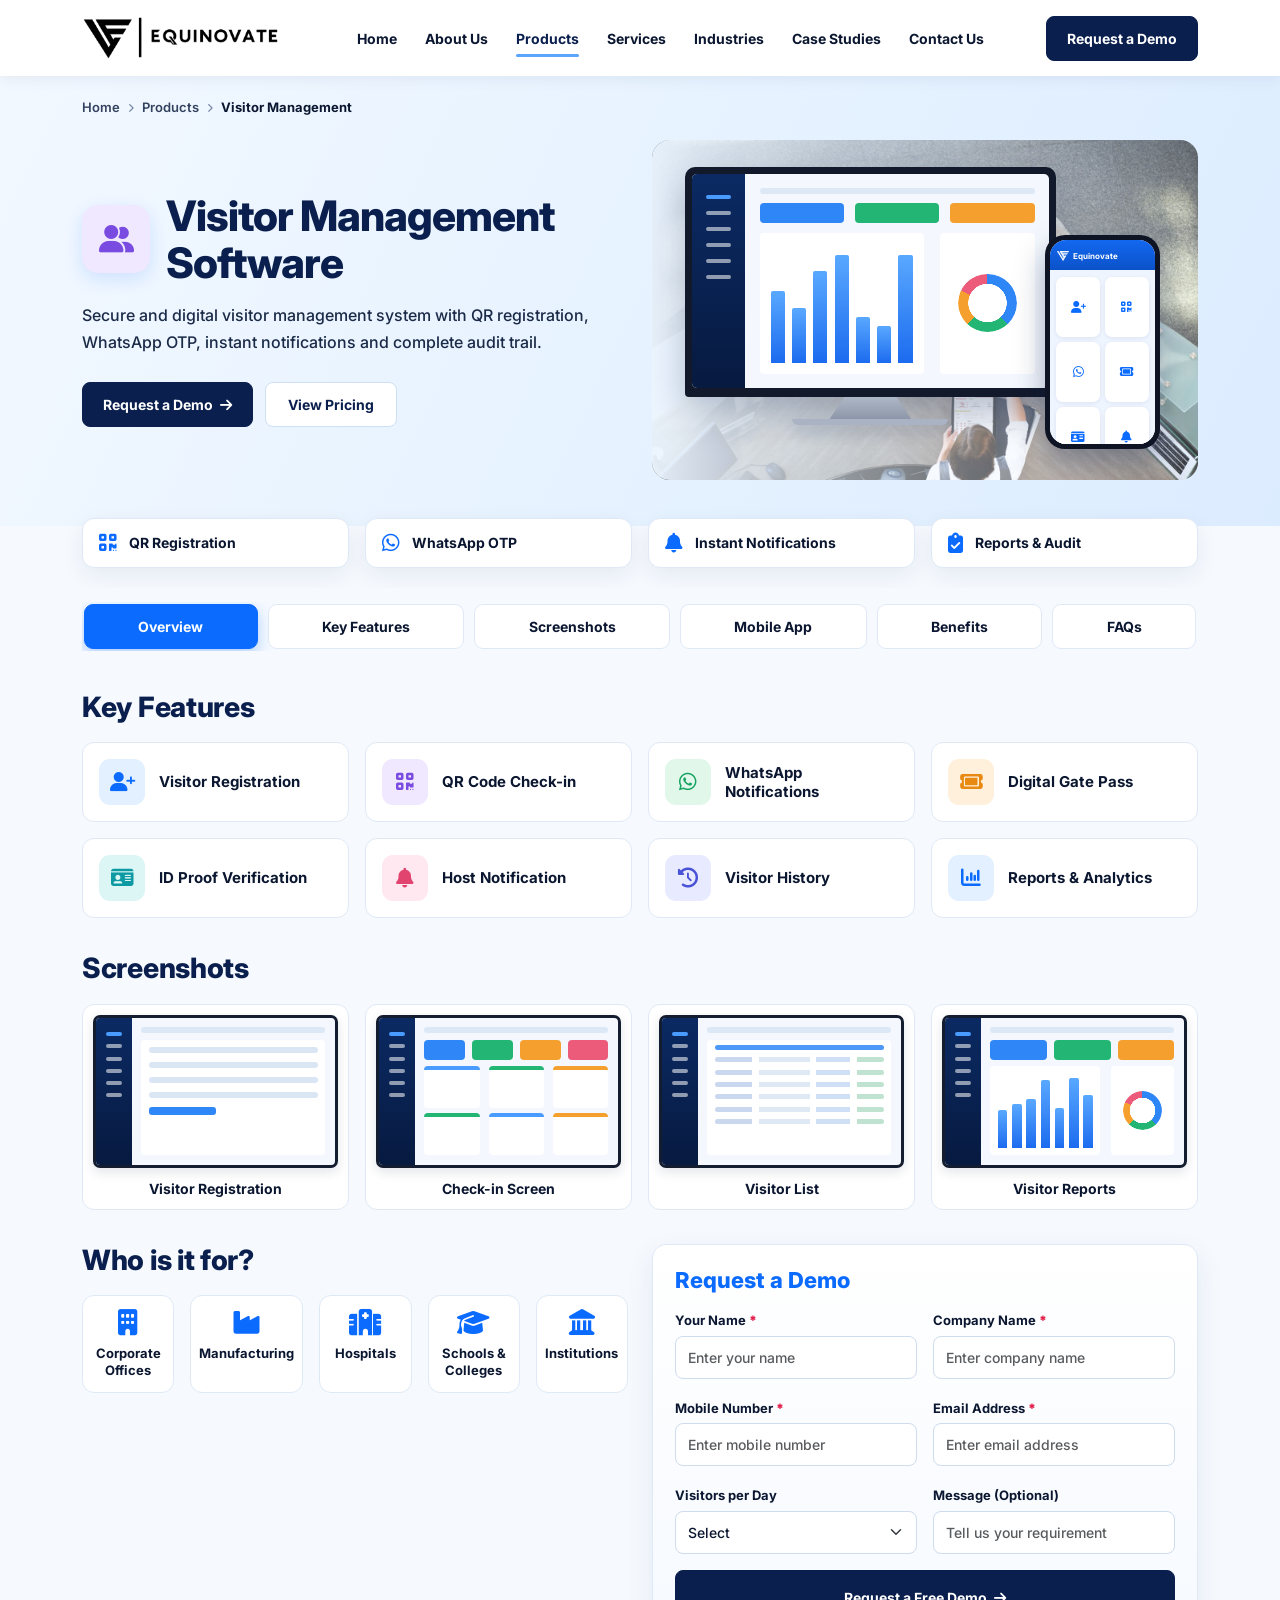
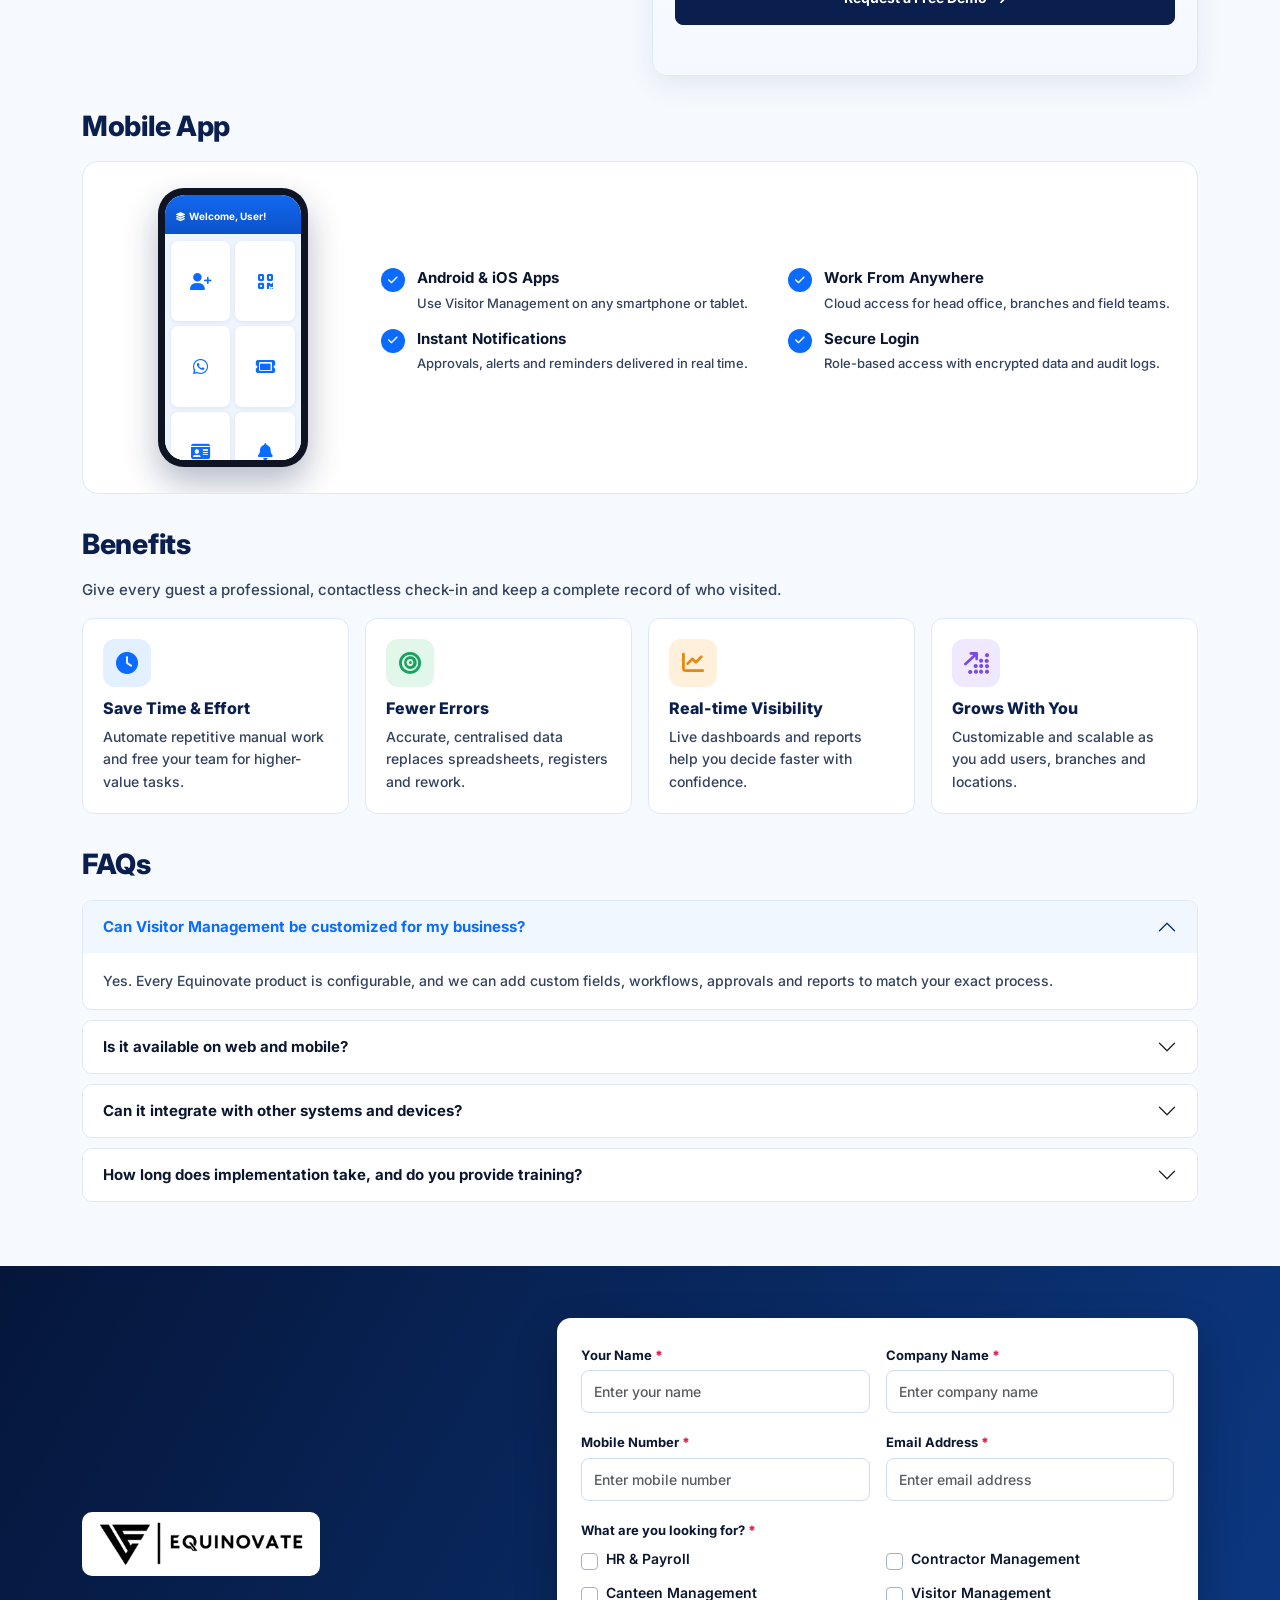
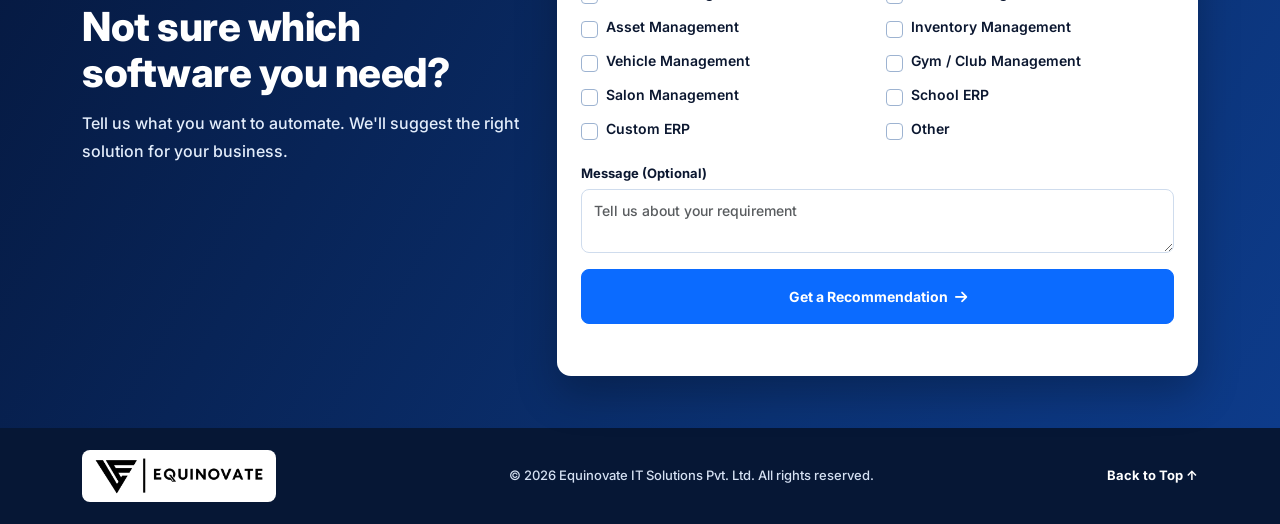
<file: products/visitor-management.html>
<!DOCTYPE html>
<html lang="en">
<head>
    <meta charset="UTF-8">
    <meta name="viewport" content="width=device-width, initial-scale=1.0">
    <title>Visitor Management Software | Equinovate IT Solutions Pvt. Ltd.</title>
    <meta name="description" content="Secure and digital visitor management system with QR registration, WhatsApp OTP, instant notifications and complete audit trail.">
    <link rel="icon" type="image/png" href="../images/favicon.png">
    <link rel="preconnect" href="https://fonts.googleapis.com">
    <link href="https://fonts.googleapis.com/css2?family=Inter:wght@400;500;600;700;800&display=swap" rel="stylesheet">
    <link href="https://cdn.jsdelivr.net/npm/bootstrap@5.3.3/dist/css/bootstrap.min.css" rel="stylesheet">
    <link rel="stylesheet" href="https://cdnjs.cloudflare.com/ajax/libs/font-awesome/6.5.2/css/all.min.css">
    <link rel="stylesheet" href="../css/product.css">
</head>
<body>
<nav class="navbar navbar-expand-lg pnav sticky-top">
    <div class="container">
        <a class="navbar-brand p-0" href="../index.html#home">
            <img src="../images/logo.png" alt="Equinovate IT Solutions Pvt. Ltd." class="logo-img">
        </a>
        <button class="navbar-toggler" type="button" data-bs-toggle="collapse" data-bs-target="#navbarMenu" aria-label="Toggle menu">
            <span class="navbar-toggler-icon"></span>
        </button>
        <div class="collapse navbar-collapse" id="navbarMenu">
            <ul class="navbar-nav mx-auto">
                <li class="nav-item"><a class="nav-link" href="../index.html#home">Home</a></li>
                <li class="nav-item"><a class="nav-link" href="../index.html#about">About Us</a></li>
                <li class="nav-item"><a class="nav-link active" href="../index.html#products">Products</a></li>
                <li class="nav-item"><a class="nav-link" href="../index.html#services">Services</a></li>
                <li class="nav-item"><a class="nav-link" href="../index.html#industries">Industries</a></li>
                <li class="nav-item"><a class="nav-link" href="../index.html#cases">Case Studies</a></li>
                <li class="nav-item"><a class="nav-link" href="../contact.html">Contact Us</a></li>
            </ul>
            <a href="#demo" class="btn btn-navy">Request a Demo</a>
        </div>
    </div>
</nav>

<!-- HERO -->
<section class="p-hero">
    <div class="container">
        <div class="crumbs">
            <a href="../index.html#home">Home</a><i class="fa-solid fa-chevron-right"></i>
            <a href="../index.html#products">Products</a><i class="fa-solid fa-chevron-right"></i>
            <span class="cur">Visitor Management</span>
        </div>
        <div class="row align-items-center g-4">
            <div class="col-lg-6">
                <div class="p-title p-title-h1"><div class="p-ico c-purple"><i class="fa-solid fa-user-group"></i></div><h1>Visitor Management<br>Software</h1></div>
                <p class="lead-p">Secure and digital visitor management system with QR registration, WhatsApp OTP, instant notifications and complete audit trail.</p>
                <div class="hero-btns">
                    <a href="#demo" class="btn btn-navy">Request a Demo <i class="fa-solid fa-arrow-right ms-1"></i></a>
                    <a href="../index.html#contact" class="btn btn-ghost">View Pricing</a>
                </div>
            </div>
            <div class="col-lg-6">
                <div class="hero-visual" style="background-image:url('../images/visitor_Management.png')">
                    <div class="device-monitor">
                        <div class="monitor-bezel"><div class="mock"><div class="sb"><i></i><i></i><i></i><i></i><i></i><i></i></div><div class="mc"><div class="tb"></div><div class="kp"><b></b><b></b><b></b></div><div class="ch"><div class="bars"><i style="height:60%"></i><i style="height:46%"></i><i style="height:77%"></i><i style="height:90%"></i><i style="height:38%"></i><i style="height:31%"></i><i style="height:90%"></i></div><div class="donut"><i></i></div></div></div></div></div>
                        <div class="monitor-stand"></div><div class="monitor-base"></div>
                    </div>
                    <div class="device-phone"><div class="phone-screen">
                        <div class="phone-top"><img src="../images/logo-mark-white.png" alt="" class="pt-logo"> Equinovate</div>
                        <div class="phone-grid"><span><i class="fa-solid fa-user-plus"></i></span><span><i class="fa-solid fa-qrcode"></i></span><span><i class="fa-brands fa-whatsapp"></i></span><span><i class="fa-solid fa-ticket"></i></span><span><i class="fa-solid fa-id-card"></i></span><span><i class="fa-solid fa-bell"></i></span></div>
                    </div></div>
                </div>
            </div>
        </div>
    </div>
</section>

<!-- HIGHLIGHTS -->
<section class="chips-row">
    <div class="container">
        <div class="row g-3">
            <div class="col-6 col-lg-3"><div class="chip-box"><i class="fa-solid fa-qrcode"></i><span>QR Registration</span></div></div>
            <div class="col-6 col-lg-3"><div class="chip-box"><i class="fa-brands fa-whatsapp"></i><span>WhatsApp OTP</span></div></div>
            <div class="col-6 col-lg-3"><div class="chip-box"><i class="fa-solid fa-bell"></i><span>Instant Notifications</span></div></div>
            <div class="col-6 col-lg-3"><div class="chip-box"><i class="fa-solid fa-clipboard-check"></i><span>Reports & Audit</span></div></div>
        </div>
    </div>
</section>

<!-- TABS -->
<div class="ptabs-wrap">
    <div class="container">
        <nav class="ptabs" aria-label="Page sections">
            <a href="#overview" class="active">Overview</a>
            <a href="#features">Key Features</a>
            <a href="#screenshots">Screenshots</a>
            <a href="#mobile">Mobile App</a>
            <a href="#benefits">Benefits</a>
            <a href="#faqs">FAQs</a>
        </nav>
    </div>
</div>

<main>
<span id="overview"></span>

<!-- KEY FEATURES -->
<section class="psec" id="features">
    <div class="container">
        <h2>Key Features</h2>
        <div class="row g-3">
            <div class="col-12 col-sm-6 col-lg-3"><div class="feat"><div class="fi c-blue"><i class="fa-solid fa-user-plus"></i></div><b>Visitor Registration</b></div></div>
            <div class="col-12 col-sm-6 col-lg-3"><div class="feat"><div class="fi c-purple"><i class="fa-solid fa-qrcode"></i></div><b>QR Code Check-in</b></div></div>
            <div class="col-12 col-sm-6 col-lg-3"><div class="feat"><div class="fi c-green"><i class="fa-brands fa-whatsapp"></i></div><b>WhatsApp Notifications</b></div></div>
            <div class="col-12 col-sm-6 col-lg-3"><div class="feat"><div class="fi c-orange"><i class="fa-solid fa-ticket"></i></div><b>Digital Gate Pass</b></div></div>
            <div class="col-12 col-sm-6 col-lg-3"><div class="feat"><div class="fi c-teal"><i class="fa-solid fa-id-card"></i></div><b>ID Proof Verification</b></div></div>
            <div class="col-12 col-sm-6 col-lg-3"><div class="feat"><div class="fi c-pink"><i class="fa-solid fa-bell"></i></div><b>Host Notification</b></div></div>
            <div class="col-12 col-sm-6 col-lg-3"><div class="feat"><div class="fi c-indigo"><i class="fa-solid fa-clock-rotate-left"></i></div><b>Visitor History</b></div></div>
            <div class="col-12 col-sm-6 col-lg-3"><div class="feat"><div class="fi c-blue"><i class="fa-solid fa-chart-column"></i></div><b>Reports & Analytics</b></div></div>
        </div>
    </div>
</section>

<!-- SCREENSHOTS -->
<section class="psec" id="screenshots">
    <div class="container">
        <h2>Screenshots</h2>
        <div class="row g-3">
            <div class="col-6 col-lg-3"><div class="shot"><div class="mock"><div class="sb"><i></i><i></i><i></i><i></i><i></i><i></i></div><div class="mc"><div class="tb"></div><div class="frm"><i></i><i></i><i></i><i></i><i></i></div></div></div><span>Visitor Registration</span></div></div>
            <div class="col-6 col-lg-3"><div class="shot"><div class="mock"><div class="sb"><i></i><i></i><i></i><i></i><i></i><i></i></div><div class="mc"><div class="tb"></div><div class="kp"><b></b><b></b><b></b><b></b></div><div class="cds"><i></i><i></i><i></i><i></i><i></i><i></i></div></div></div><span>Check-in Screen</span></div></div>
            <div class="col-6 col-lg-3"><div class="shot"><div class="mock"><div class="sb"><i></i><i></i><i></i><i></i><i></i><i></i></div><div class="mc"><div class="tb"></div><div class="tbl"><i></i><i></i><i></i><i></i><i></i><i></i><i></i></div></div></div><span>Visitor List</span></div></div>
            <div class="col-6 col-lg-3"><div class="shot"><div class="mock"><div class="sb"><i></i><i></i><i></i><i></i><i></i><i></i></div><div class="mc"><div class="tb"></div><div class="kp"><b></b><b></b><b></b></div><div class="ch"><div class="bars"><i style="height:51%"></i><i style="height:59%"></i><i style="height:65%"></i><i style="height:91%"></i><i style="height:53%"></i><i style="height:94%"></i><i style="height:71%"></i></div><div class="donut"><i></i></div></div></div></div><span>Visitor Reports</span></div></div>
        </div>
    </div>
</section>

<!-- WHO + DEMO -->
<section class="psec" id="demo">
    <div class="container">
        <div class="row g-4">
            <div class="col-lg-6">
                <h2>Who is it for?</h2>
                <div class="row g-3">
                <div class="col-6 col-sm-4 col-xl"><div class="who-card"><i class="fa-solid fa-building"></i><span>Corporate Offices</span></div></div>
                <div class="col-6 col-sm-4 col-xl"><div class="who-card"><i class="fa-solid fa-industry"></i><span>Manufacturing</span></div></div>
                <div class="col-6 col-sm-4 col-xl"><div class="who-card"><i class="fa-solid fa-hospital"></i><span>Hospitals</span></div></div>
                <div class="col-6 col-sm-4 col-xl"><div class="who-card"><i class="fa-solid fa-graduation-cap"></i><span>Schools & Colleges</span></div></div>
                <div class="col-6 col-sm-4 col-xl"><div class="who-card"><i class="fa-solid fa-landmark"></i><span>Institutions</span></div></div>
                </div>
            </div>
            <div class="col-lg-6">
                <div class="demo-card">
                    <h3>Request a Demo</h3>
                    <form id="demoForm" novalidate>
                        <div class="row g-3">
                            <div class="col-sm-6"><label for="dn">Your Name <b>*</b></label><input id="dn" type="text" class="form-control" required placeholder="Enter your name"></div>
                            <div class="col-sm-6"><label for="dc">Company Name <b>*</b></label><input id="dc" type="text" class="form-control" required placeholder="Enter company name"></div>
                            <div class="col-sm-6"><label for="dm">Mobile Number <b>*</b></label><input id="dm" type="tel" class="form-control" required placeholder="Enter mobile number"></div>
                            <div class="col-sm-6"><label for="de">Email Address <b>*</b></label><input id="de" type="email" class="form-control" required placeholder="Enter email address"></div>
                            <div class="col-sm-6"><label for="ds">Visitors per Day</label><select id="ds" class="form-select"><option value="">Select</option><option>1 – 25</option><option>26 – 100</option><option>101 – 500</option><option>500+</option></select></div>
                            <div class="col-sm-6"><label for="dg">Message (Optional)</label><input id="dg" type="text" class="form-control" placeholder="Tell us your requirement"></div>
                            <div class="col-12">
                                <button type="submit" class="btn btn-navy w-100 py-3">Request a Free Demo <i class="fa-solid fa-arrow-right ms-1"></i></button>
                                <p class="form-msg" role="status"></p>
                            </div>
                        </div>
                    </form>
                </div>
            </div>
        </div>
    </div>
</section>

<!-- MOBILE APP -->
<section class="psec" id="mobile">
    <div class="container">
        <h2>Mobile App</h2>
        <div class="app-box">
            <div class="row align-items-center g-4">
                <div class="col-md-4 col-lg-3">
                    <div class="app-phone"><div class="phone-screen">
                        <div class="phone-top"><i class="fa-solid fa-layer-group"></i> Welcome, User!</div>
                        <div class="phone-grid"><span><i class="fa-solid fa-user-plus"></i></span><span><i class="fa-solid fa-qrcode"></i></span><span><i class="fa-brands fa-whatsapp"></i></span><span><i class="fa-solid fa-ticket"></i></span><span><i class="fa-solid fa-id-card"></i></span><span><i class="fa-solid fa-bell"></i></span></div>
                    </div></div>
                </div>
                <div class="col-md-8 col-lg-9">
                    <div class="row">
                        <div class="col-lg-6"><div class="tick"><i class="fa-solid fa-check"></i><div><b>Android &amp; iOS Apps</b><small>Use Visitor Management on any smartphone or tablet.</small></div></div>
                        <div class="tick"><i class="fa-solid fa-check"></i><div><b>Instant Notifications</b><small>Approvals, alerts and reminders delivered in real time.</small></div></div></div>
                        <div class="col-lg-6"><div class="tick"><i class="fa-solid fa-check"></i><div><b>Work From Anywhere</b><small>Cloud access for head office, branches and field teams.</small></div></div>
                        <div class="tick"><i class="fa-solid fa-check"></i><div><b>Secure Login</b><small>Role-based access with encrypted data and audit logs.</small></div></div></div>
                    </div>
                </div>
            </div>
        </div>
    </div>
</section>

<!-- BENEFITS -->
<section class="psec" id="benefits">
    <div class="container">
        <h2>Benefits</h2>
        <p class="mb-3" style="font-size:15px;color:var(--muted)">Give every guest a professional, contactless check-in and keep a complete record of who visited.</p>
        <div class="row g-3">
            <div class="col-12 col-sm-6 col-lg-3"><div class="ben"><i class="fa-solid fa-clock c-blue"></i><h5>Save Time & Effort</h5><p>Automate repetitive manual work and free your team for higher-value tasks.</p></div></div>
            <div class="col-12 col-sm-6 col-lg-3"><div class="ben"><i class="fa-solid fa-bullseye c-green"></i><h5>Fewer Errors</h5><p>Accurate, centralised data replaces spreadsheets, registers and rework.</p></div></div>
            <div class="col-12 col-sm-6 col-lg-3"><div class="ben"><i class="fa-solid fa-chart-line c-orange"></i><h5>Real-time Visibility</h5><p>Live dashboards and reports help you decide faster with confidence.</p></div></div>
            <div class="col-12 col-sm-6 col-lg-3"><div class="ben"><i class="fa-solid fa-arrow-up-right-dots c-purple"></i><h5>Grows With You</h5><p>Customizable and scalable as you add users, branches and locations.</p></div></div>
        </div>
    </div>
</section>

<!-- FAQ -->
<section class="psec" id="faqs">
    <div class="container">
        <h2>FAQs</h2>
        <div class="accordion" id="faqList">
                <div class="accordion-item">
                    <h3 class="accordion-header"><button class="accordion-button" type="button" data-bs-toggle="collapse" data-bs-target="#faq0">Can Visitor Management be customized for my business?</button></h3>
                    <div id="faq0" class="accordion-collapse collapse show" data-bs-parent="#faqList"><div class="accordion-body">Yes. Every Equinovate product is configurable, and we can add custom fields, workflows, approvals and reports to match your exact process.</div></div>
                </div>
                <div class="accordion-item">
                    <h3 class="accordion-header"><button class="accordion-button collapsed" type="button" data-bs-toggle="collapse" data-bs-target="#faq1">Is it available on web and mobile?</button></h3>
                    <div id="faq1" class="accordion-collapse collapse" data-bs-parent="#faqList"><div class="accordion-body">Yes. Visitor Management is a cloud-based web application with companion Android and iOS apps, so your team can work from the office or on the move.</div></div>
                </div>
                <div class="accordion-item">
                    <h3 class="accordion-header"><button class="accordion-button collapsed" type="button" data-bs-toggle="collapse" data-bs-target="#faq2">Can it integrate with other systems and devices?</button></h3>
                    <div id="faq2" class="accordion-collapse collapse" data-bs-parent="#faqList"><div class="accordion-body">Yes. We integrate with biometric and QR devices, WhatsApp / SMS gateways, payment gateways, accounting software and SAP or other ERPs as required.</div></div>
                </div>
                <div class="accordion-item">
                    <h3 class="accordion-header"><button class="accordion-button collapsed" type="button" data-bs-toggle="collapse" data-bs-target="#faq3">How long does implementation take, and do you provide training?</button></h3>
                    <div id="faq3" class="accordion-collapse collapse" data-bs-parent="#faqList"><div class="accordion-body">Most standard deployments go live in a few weeks. We provide data migration, user training and ongoing support after go-live.</div></div>
                </div>
        </div>
    </div>
</section>
</main>

<!-- CTA -->
<section class="cta-sec" id="recommend">
    <div class="container">
        <div class="row align-items-center g-4">
            <div class="col-lg-5">
                <a href="../index.html#home" class="cta-logo"><img src="../images/logo.png" alt="Equinovate IT Solutions Pvt. Ltd."></a>
                <h2>Not sure which software you need?</h2>
                <p class="cta-p">Tell us what you want to automate. We'll suggest the right solution for your business.</p>
            </div>
            <div class="col-lg-7">
                <div class="cta-card">
                    <form id="ctaForm" novalidate>
                        <div class="row g-3">
                            <div class="col-sm-6"><label for="cn">Your Name <b>*</b></label><input id="cn" type="text" class="form-control" required placeholder="Enter your name"></div>
                            <div class="col-sm-6"><label for="cc">Company Name <b>*</b></label><input id="cc" type="text" class="form-control" required placeholder="Enter company name"></div>
                            <div class="col-sm-6"><label for="cm">Mobile Number <b>*</b></label><input id="cm" type="tel" class="form-control" required placeholder="Enter mobile number"></div>
                            <div class="col-sm-6"><label for="ce">Email Address <b>*</b></label><input id="ce" type="email" class="form-control" required placeholder="Enter email address"></div>
                            <div class="col-12">
                                <label class="mb-2">What are you looking for? <b>*</b></label>
                                <div class="chk-grid">
                                <div class="form-check"><input class="form-check-input" type="checkbox" id="lk0" name="need" value="HR & Payroll"><label class="form-check-label" for="lk0">HR & Payroll</label></div>
                                <div class="form-check"><input class="form-check-input" type="checkbox" id="lk1" name="need" value="Contractor Management"><label class="form-check-label" for="lk1">Contractor Management</label></div>
                                <div class="form-check"><input class="form-check-input" type="checkbox" id="lk2" name="need" value="Canteen Management"><label class="form-check-label" for="lk2">Canteen Management</label></div>
                                <div class="form-check"><input class="form-check-input" type="checkbox" id="lk3" name="need" value="Visitor Management"><label class="form-check-label" for="lk3">Visitor Management</label></div>
                                <div class="form-check"><input class="form-check-input" type="checkbox" id="lk4" name="need" value="Asset Management"><label class="form-check-label" for="lk4">Asset Management</label></div>
                                <div class="form-check"><input class="form-check-input" type="checkbox" id="lk5" name="need" value="Inventory Management"><label class="form-check-label" for="lk5">Inventory Management</label></div>
                                <div class="form-check"><input class="form-check-input" type="checkbox" id="lk6" name="need" value="Vehicle Management"><label class="form-check-label" for="lk6">Vehicle Management</label></div>
                                <div class="form-check"><input class="form-check-input" type="checkbox" id="lk7" name="need" value="Gym / Club Management"><label class="form-check-label" for="lk7">Gym / Club Management</label></div>
                                <div class="form-check"><input class="form-check-input" type="checkbox" id="lk8" name="need" value="Salon Management"><label class="form-check-label" for="lk8">Salon Management</label></div>
                                <div class="form-check"><input class="form-check-input" type="checkbox" id="lk9" name="need" value="School ERP"><label class="form-check-label" for="lk9">School ERP</label></div>
                                <div class="form-check"><input class="form-check-input" type="checkbox" id="lk10" name="need" value="Custom ERP"><label class="form-check-label" for="lk10">Custom ERP</label></div>
                                <div class="form-check"><input class="form-check-input" type="checkbox" id="lk11" name="need" value="Other"><label class="form-check-label" for="lk11">Other</label></div>
                                </div>
                            </div>
                            <div class="col-12"><label for="cg">Message (Optional)</label><textarea id="cg" class="form-control" rows="2" placeholder="Tell us about your requirement"></textarea></div>
                            <div class="col-12">
                                <button type="submit" class="btn btn-blue w-100 py-3">Get a Recommendation <i class="fa-solid fa-arrow-right ms-1"></i></button>
                                <p class="form-msg" role="status"></p>
                            </div>
                        </div>
                    </form>
                </div>
            </div>
        </div>
    </div>
</section>

<!-- FOOTER -->
<footer class="p-footer">
    <div class="container d-flex flex-wrap align-items-center justify-content-between gap-3">
        <a class="flogo" href="../index.html#home"><img src="../images/logo.png" alt="Equinovate IT Solutions Pvt. Ltd."></a>
        <p>© <span class="js-year"></span> Equinovate IT Solutions Pvt. Ltd. All rights reserved.</p>
        <a href="#top" class="top" onclick="window.scrollTo({top:0,behavior:'smooth'});return false;">Back to Top ↑</a>
    </div>
</footer>

<button id="backTop" class="back-top" aria-label="Back to top"><i class="fa-solid fa-arrow-up"></i></button>

<script src="https://cdn.jsdelivr.net/npm/bootstrap@5.3.3/dist/js/bootstrap.bundle.min.js"></script>
<script src="../js/product.js"></script>
</body>
</html>
</file>
<file: css/product.css>
/* =========================================================
   Equinovate – Product pages
   ========================================================= */
:root{
    --navy:#0a1f4d;
    --navy-2:#06142f;
    --blue:#0b6bff;
    --blue-d:#0757d6;
    --ink:#0b1730;
    --muted:#33425e;
    --line:#dfe9f6;
    --soft:#f3f8ff;
    --nav-h:76px;
}
*{margin:0;padding:0;box-sizing:border-box}
html{scroll-behavior:smooth}
body{font-family:'Inter',sans-serif;color:var(--ink);font-weight:500;background:#f6faff;overflow-x:hidden}
img{max-width:100%}
a{text-decoration:none}

/* ---------- NAVBAR ---------- */
.pnav{background:#fff;min-height:var(--nav-h);padding:8px 0;box-shadow:0 2px 14px rgba(10,31,77,.07);z-index:1030}
.pnav .logo-img{height:44px;width:auto;display:block}
.pnav .nav-link{font-size:14px;font-weight:700;color:var(--ink);padding:8px 14px!important;position:relative}
.pnav .nav-link:hover{color:var(--blue)}
.pnav .nav-link.active{color:var(--navy)}
.pnav .nav-link.active::after{content:"";position:absolute;left:14px;right:14px;bottom:0;height:3px;border-radius:3px;background:#5aa6ff}
.btn-navy{background:var(--navy);border:1px solid var(--navy);color:#fff;font-weight:700;font-size:14px;border-radius:8px;padding:11px 20px;transition:.25s}
.btn-navy:hover{background:var(--blue);border-color:var(--blue);color:#fff}
.btn-ghost{background:#fff;border:1.5px solid #cfe0f5;color:var(--navy);font-weight:700;font-size:14px;border-radius:8px;padding:11px 22px;transition:.25s}
.btn-ghost:hover{border-color:var(--blue);color:var(--blue);background:#fff}
.btn-blue{background:var(--blue);border:1px solid var(--blue);color:#fff;font-weight:700;font-size:14px;border-radius:8px;padding:12px 20px;transition:.25s}
.btn-blue:hover{background:var(--blue-d);color:#fff}

/* ---------- HERO ---------- */
.p-hero{background:linear-gradient(115deg,#f2f8ff 0%,#e4f1ff 60%,#dcecff 100%);padding:22px 0 46px;position:relative;overflow:hidden}
.crumbs{font-size:13px;font-weight:600;color:var(--muted);margin-bottom:22px;display:flex;flex-wrap:wrap;gap:8px;align-items:center}
.crumbs a{color:var(--muted)}
.crumbs a:hover{color:var(--blue)}
.crumbs i{font-size:9px;color:#6f819d}
.crumbs span.cur{color:var(--ink);font-weight:700}
.p-title{display:flex;align-items:center;gap:16px;margin-bottom:16px}
.p-ico{width:64px;height:64px;border-radius:16px;display:grid;place-items:center;font-size:28px;background:#dfeeff;color:var(--blue);box-shadow:0 6px 18px rgba(11,107,255,.14);flex-shrink:0}
.p-title .p-name{font-size:clamp(26px,3.2vw,38px);font-weight:800;color:var(--navy);letter-spacing:-.5px;line-height:1.1}
.p-hero h1{font-size:clamp(28px,3.9vw,46px);font-weight:800;line-height:1.12;letter-spacing:-1px;color:var(--navy);margin-bottom:16px}
.p-hero .lead-p{font-size:16px;line-height:1.7;color:#1a2a47;max-width:520px;font-weight:500}
.hero-btns{display:flex;flex-wrap:wrap;gap:12px;margin-top:26px}

/* hero visual */
.hero-visual{position:relative;min-height:340px;border-radius:18px;overflow:hidden;background:#cfe3fb center/cover no-repeat}
.hero-visual::before{content:"";position:absolute;inset:0;background:linear-gradient(90deg,rgba(236,245,255,.96) 0%,rgba(236,245,255,.55) 38%,rgba(236,245,255,.12) 100%)}
.device-monitor{position:absolute;left:6%;top:8%;width:68%;z-index:2}
.monitor-bezel{background:#12192b;border-radius:10px 10px 4px 4px;padding:7px 7px 9px;box-shadow:0 16px 36px rgba(9,29,73,.28)}
.monitor-stand{width:22%;height:22px;background:linear-gradient(#aeb7c6,#8d97a9);margin:0 auto;clip-path:polygon(18% 0,82% 0,100% 100%,0 100%)}
.monitor-base{width:42%;height:6px;background:#aab3c3;border-radius:0 0 8px 8px;margin:0 auto;box-shadow:0 8px 14px rgba(9,29,73,.2)}
.device-phone{position:absolute;right:7%;bottom:9%;width:21%;min-width:96px;z-index:3;background:#0e1424;border-radius:20px;padding:5px;box-shadow:0 14px 30px rgba(9,29,73,.35)}
.phone-screen{background:#fff;border-radius:16px;overflow:hidden;aspect-ratio:9/17.5}
.phone-top{background:linear-gradient(#1368f0,#0b52c9);color:#fff;font-size:8px;font-weight:700;padding:10px 7px 8px;display:flex;align-items:center;gap:4px}
.phone-top i{font-size:9px}
.phone-grid{display:grid;grid-template-columns:1fr 1fr;gap:5px;padding:7px 6px;background:#eef5ff;height:100%}
.phone-grid span{background:#fff;border-radius:7px;display:grid;place-items:center;color:var(--blue);font-size:12px;padding:6px 0;box-shadow:0 1px 4px rgba(10,31,77,.08)}

/* ---------- MOCK SCREENS (pure CSS) ---------- */
.mock{display:flex;background:#f4f8fe;border-radius:5px;overflow:hidden;aspect-ratio:16/10;width:100%}
.mock .sb{width:15%;background:linear-gradient(#0b2a63,#071a40);padding:6% 0;display:flex;flex-direction:column;gap:7%;align-items:center}
.mock .sb i{display:block;width:46%;height:4px;border-radius:2px;background:rgba(255,255,255,.55)}
.mock .sb i:first-child{background:#4a9bff}
.mock .mc{flex:1;padding:4%;display:flex;flex-direction:column;gap:5%;min-width:0}
.mock .tb{height:6px;border-radius:3px;background:#dde8f7;width:100%;flex-shrink:0}
.mock .kp{display:flex;gap:4%;flex-shrink:0}
.mock .kp b{flex:1;height:20px;border-radius:4px;display:block}
.mock .kp b:nth-child(1){background:#2f86f6}.mock .kp b:nth-child(2){background:#22b573}.mock .kp b:nth-child(3){background:#f5a02e}.mock .kp b:nth-child(4){background:#ec5b7a}
.mock .ch{flex:1;display:flex;gap:6%;min-height:0}
.mock .bars{flex:1.5;display:flex;align-items:flex-end;gap:5%;background:#fff;border-radius:4px;padding:4%}
.mock .bars i{flex:1;background:linear-gradient(#59a8ff,#1c6bef);border-radius:2px 2px 0 0;display:block}
.mock .donut{flex:1;background:#fff;border-radius:4px;display:grid;place-items:center}
.mock .donut i{width:62%;aspect-ratio:1;border-radius:50%;background:conic-gradient(#2f86f6 0 38%,#22b573 0 62%,#f5a02e 0 82%,#ec5b7a 0 100%);-webkit-mask:radial-gradient(circle,transparent 46%,#000 47%);mask:radial-gradient(circle,transparent 46%,#000 47%)}
.mock .tbl{flex:1;background:#fff;border-radius:4px;padding:3% 4%;display:flex;flex-direction:column;gap:7%;overflow:hidden}
.mock .tbl i{display:block;height:5px;border-radius:3px;background:repeating-linear-gradient(90deg,#c9d8ee 0 22%,transparent 22% 26%,#dfe8f5 26% 56%,transparent 56% 60%,#cfe0f6 60% 80%,transparent 80% 84%,#bfe3d0 84% 100%)}
.mock .tbl i:first-child{background:#2f86f6;opacity:.85}
.mock .cds{flex:1;display:grid;grid-template-columns:1fr 1fr 1fr;gap:5%}
.mock .cds i{background:#fff;border-radius:4px;border-top:4px solid #4a9bff;display:block}
.mock .cds i:nth-child(2n){border-top-color:#22b573}.mock .cds i:nth-child(3n){border-top-color:#f5a02e}
.mock .frm{flex:1;background:#fff;border-radius:4px;padding:4%;display:flex;flex-direction:column;gap:9%}
.mock .frm i{display:block;height:6px;border-radius:3px;background:#dbe6f5}
.mock .frm i:last-child{width:40%;background:#2f86f6;height:8px}
.monitor-bezel .mock{aspect-ratio:16/9.6}

/* ---------- HIGHLIGHT CHIPS ---------- */
.chips-row{margin-top:-24px;position:relative;z-index:4}
.chip-box{background:#fff;border:1px solid var(--line);border-radius:12px;padding:14px 16px;display:flex;align-items:center;gap:12px;height:100%;box-shadow:0 8px 22px rgba(10,31,77,.07)}
.chip-box i{font-size:20px;color:var(--blue);flex-shrink:0}
.chip-box span{font-size:14px;font-weight:700;color:var(--ink);line-height:1.25}

/* ---------- TABS ---------- */
.ptabs-wrap{position:sticky;top:var(--nav-h);z-index:1020;background:rgba(246,250,255,.94);backdrop-filter:blur(8px);padding:14px 0;margin-top:20px}
.ptabs{display:flex;gap:10px;overflow-x:auto;scrollbar-width:none;padding:2px}
.ptabs::-webkit-scrollbar{display:none}
.ptabs a{flex:1 0 auto;text-align:center;white-space:nowrap;font-size:14px;font-weight:700;color:var(--ink);background:#fff;border:1px solid var(--line);border-radius:9px;padding:11px 22px;transition:.2s}
.ptabs a:hover{border-color:#9ec6fb;color:var(--blue)}
.ptabs a.active{background:var(--blue);border-color:var(--blue);color:#fff;box-shadow:0 6px 16px rgba(11,107,255,.3)}

/* ---------- SECTIONS ---------- */
.psec{padding:26px 0 8px;scroll-margin-top:150px}
.psec h2{font-size:clamp(22px,2.4vw,28px);font-weight:800;color:var(--navy);margin-bottom:18px;letter-spacing:-.3px}

/* features */
.feat{background:#fff;border:1px solid var(--line);border-radius:12px;padding:16px;display:flex;align-items:center;gap:14px;height:100%;transition:.25s}
.feat:hover{transform:translateY(-4px);box-shadow:0 12px 26px rgba(11,107,255,.12);border-color:#b9d6f8}
.feat .fi{width:46px;height:46px;border-radius:11px;display:grid;place-items:center;font-size:20px;flex-shrink:0}
.feat b{font-size:15px;font-weight:700;color:var(--ink);line-height:1.3}
.c-blue{background:#e3f0ff;color:#0b6bff}.c-purple{background:#efe8ff;color:#7a4be0}.c-orange{background:#fff0dc;color:#e88a12}
.c-green{background:#e0f7ea;color:#16a360}.c-pink{background:#ffe8ef;color:#e0446f}.c-teal{background:#dcf6f6;color:#0e9aa3}.c-indigo{background:#e8eaff;color:#4a52d6}

/* screenshots */
.shot{background:#fff;border:1px solid var(--line);border-radius:12px;padding:10px;text-align:center;height:100%;transition:.25s}
.shot:hover{transform:translateY(-4px);box-shadow:0 12px 26px rgba(11,107,255,.12)}
.shot .mock{box-shadow:0 4px 12px rgba(10,31,77,.12);border:3px solid #141c30;border-radius:7px}
.shot span{display:block;font-size:14px;font-weight:700;color:var(--ink);margin-top:10px}

/* who + demo */
.who-card{background:#fff;border:1px solid var(--line);border-radius:12px;padding:14px 8px;text-align:center;height:100%;transition:.25s}
.who-card:hover{border-color:#9ec6fb;transform:translateY(-3px)}
.who-card i{font-size:26px;color:var(--blue);display:block;margin-bottom:9px}
.who-card span{font-size:13px;font-weight:700;color:var(--ink);line-height:1.25;display:block}
.demo-card{background:linear-gradient(#fff,#f5f9ff);border:1px solid var(--line);border-radius:14px;padding:22px;box-shadow:0 10px 28px rgba(10,31,77,.08)}
.demo-card h3{font-size:22px;font-weight:800;color:var(--blue);margin-bottom:14px}
.demo-card label,.cta-card label{font-size:13px;font-weight:700;color:var(--ink);margin-bottom:5px}
.demo-card label b,.cta-card label b{color:#e11d48}
.demo-card .form-control,.demo-card .form-select,.cta-card .form-control{font-size:14px;font-weight:500;padding:10px 12px;border-color:#cfdced;color:var(--ink);border-radius:8px}
.demo-card .form-control:focus,.demo-card .form-select:focus,.cta-card .form-control:focus{border-color:var(--blue);box-shadow:0 0 0 3px rgba(11,107,255,.15)}
.form-msg{font-size:13px;font-weight:700;text-align:center;margin:10px 0 0;color:#0f8a4f;min-height:18px}
.form-msg.err{color:#e11d48}

/* mobile app / benefits / faq */
.app-box{background:#fff;border:1px solid var(--line);border-radius:16px;padding:26px;overflow:hidden}
.app-phone{width:150px;margin:0 auto;background:#0e1424;border-radius:26px;padding:7px;box-shadow:0 16px 34px rgba(9,29,73,.3)}
.app-phone .phone-screen{border-radius:20px}
.app-phone .phone-top{font-size:10px;padding:14px 10px 10px}
.app-phone .phone-grid span{font-size:17px;padding:10px 0}
.tick{display:flex;gap:12px;align-items:flex-start;margin-bottom:14px}
.tick i{color:#fff;background:var(--blue);width:24px;height:24px;border-radius:50%;display:grid;place-items:center;font-size:11px;flex-shrink:0;margin-top:1px}
.tick b{display:block;font-size:15px;font-weight:700}
.tick small{font-size:13px;color:var(--muted);font-weight:500}
.ben{background:#fff;border:1px solid var(--line);border-radius:12px;padding:20px;height:100%}
.ben i{font-size:22px;margin-bottom:12px;width:48px;height:48px;border-radius:12px;display:grid;place-items:center}
.ben h5{font-size:16px;font-weight:800;color:var(--navy)}
.ben p{font-size:14px;color:var(--muted);margin:0;line-height:1.6;font-weight:500}
.accordion-item{border:1px solid var(--line)!important;border-radius:10px!important;overflow:hidden;margin-bottom:10px}
.accordion-button{font-size:15px;font-weight:700;color:var(--ink);background:#fff}
.accordion-button:not(.collapsed){color:var(--blue);background:#f1f7ff;box-shadow:none}
.accordion-body{font-size:14px;line-height:1.7;color:var(--muted);font-weight:500}

/* ---------- CTA ---------- */
.cta-sec{margin-top:46px;background:linear-gradient(120deg,#05163a,#0b3274 70%,#0d3b8a);color:#fff;padding:52px 0}
.cta-logo{display:inline-block;background:#fff;padding:9px 16px;border-radius:10px;margin-bottom:22px}
.cta-logo img{height:46px;display:block}
.cta-sec h2{font-size:clamp(26px,3.4vw,40px);font-weight:800;line-height:1.15;letter-spacing:-.5px;color:#fff}
.cta-sec .cta-p{font-size:16px;color:#e3edfb;line-height:1.7;max-width:440px;margin-top:14px;font-weight:500}
.cta-card{background:#fff;color:var(--ink);border-radius:14px;padding:24px;box-shadow:0 18px 40px rgba(0,0,0,.25)}
.chk-grid{display:grid;grid-template-columns:repeat(2,1fr);gap:8px 16px}
.chk-grid .form-check{margin:0;display:flex;align-items:center;gap:8px;padding:0}
.chk-grid .form-check-input{margin:0;width:17px;height:17px;border-color:#9db3d1;flex-shrink:0;cursor:pointer}
.chk-grid .form-check-input:checked{background-color:var(--blue);border-color:var(--blue)}
.chk-grid .form-check-label{font-size:14px;font-weight:600;color:var(--ink);cursor:pointer}

/* ---------- FOOTER ---------- */
.p-footer{background:#061735;color:#d4e0f2;padding:22px 0}
.p-footer p{font-size:13px;margin:0}
.p-footer a.top{color:#fff;font-size:13px;font-weight:700}
.p-footer .flogo{background:#fff;border-radius:8px;padding:7px 12px;display:inline-block}
.p-footer .flogo img{height:38px;display:block}
.back-top{position:fixed;bottom:20px;right:20px;height:42px;width:42px;border:none;border-radius:50%;background:var(--blue);color:#fff;opacity:0;visibility:hidden;transition:.3s;z-index:999;box-shadow:0 6px 16px rgba(11,107,255,.4)}
.back-top.show{opacity:1;visibility:visible}

/* ---------- RESPONSIVE ---------- */
@media(max-width:991px){
    :root{--nav-h:68px}
    .pnav .logo-img{height:38px}
    .pnav .navbar-collapse{background:#fff;padding:12px 0 6px}
    .pnav .nav-link.active::after{display:none}
    .pnav .nav-link.active{color:var(--blue)}
    .hero-visual{min-height:320px;margin-top:30px}
    .p-hero .lead-p{max-width:none}
    .psec{scroll-margin-top:140px}
}
@media(max-width:767px){
    .hero-visual{min-height:280px}
    .chips-row{margin-top:-16px}
    .chk-grid{grid-template-columns:1fr}
}
@media(max-width:575px){
    .p-hero{padding:16px 0 40px}
    .p-ico{width:54px;height:54px;font-size:24px;border-radius:14px}
    .hero-btns .btn{flex:1 1 100%}
    .hero-visual{min-height:240px}
    .device-monitor{left:4%;width:74%;top:10%}
    .device-phone{right:4%;min-width:70px;width:24%}
    .feat{padding:12px;gap:10px}
    .feat .fi{width:38px;height:38px;font-size:16px}
    .feat b{font-size:13px}
    .chip-box{padding:11px;gap:9px}
    .chip-box i{font-size:17px}
    .chip-box span{font-size:12.5px}
    .demo-card{padding:16px}
    .cta-card{padding:16px}
    .app-box{padding:18px}
    .p-footer .container{justify-content:center!important;text-align:center}
}

/* ---- hero title like reference: icon + big heading side by side ---- */
.p-title-h1{align-items:center;margin-bottom:16px}
.p-title-h1 h1{margin:0;font-size:clamp(26px,3.5vw,42px)}
.p-title-h1 .p-ico{width:68px;height:68px}
@media(max-width:575px){.p-title-h1 .p-ico{width:54px;height:54px}.p-title-h1 h1{font-size:25px}}

/* ---- stand-alone "Not sure which software you need?" page ---- */
.cta-page{margin-top:0;min-height:calc(100vh - var(--nav-h) - 82px);display:flex;align-items:center;padding:60px 0}
.cta-page>.container{width:100%}
@media(max-width:991px){.cta-page{padding:40px 0}}

.phone-top .pt-logo{height:10px;width:auto;display:block}
</file>
